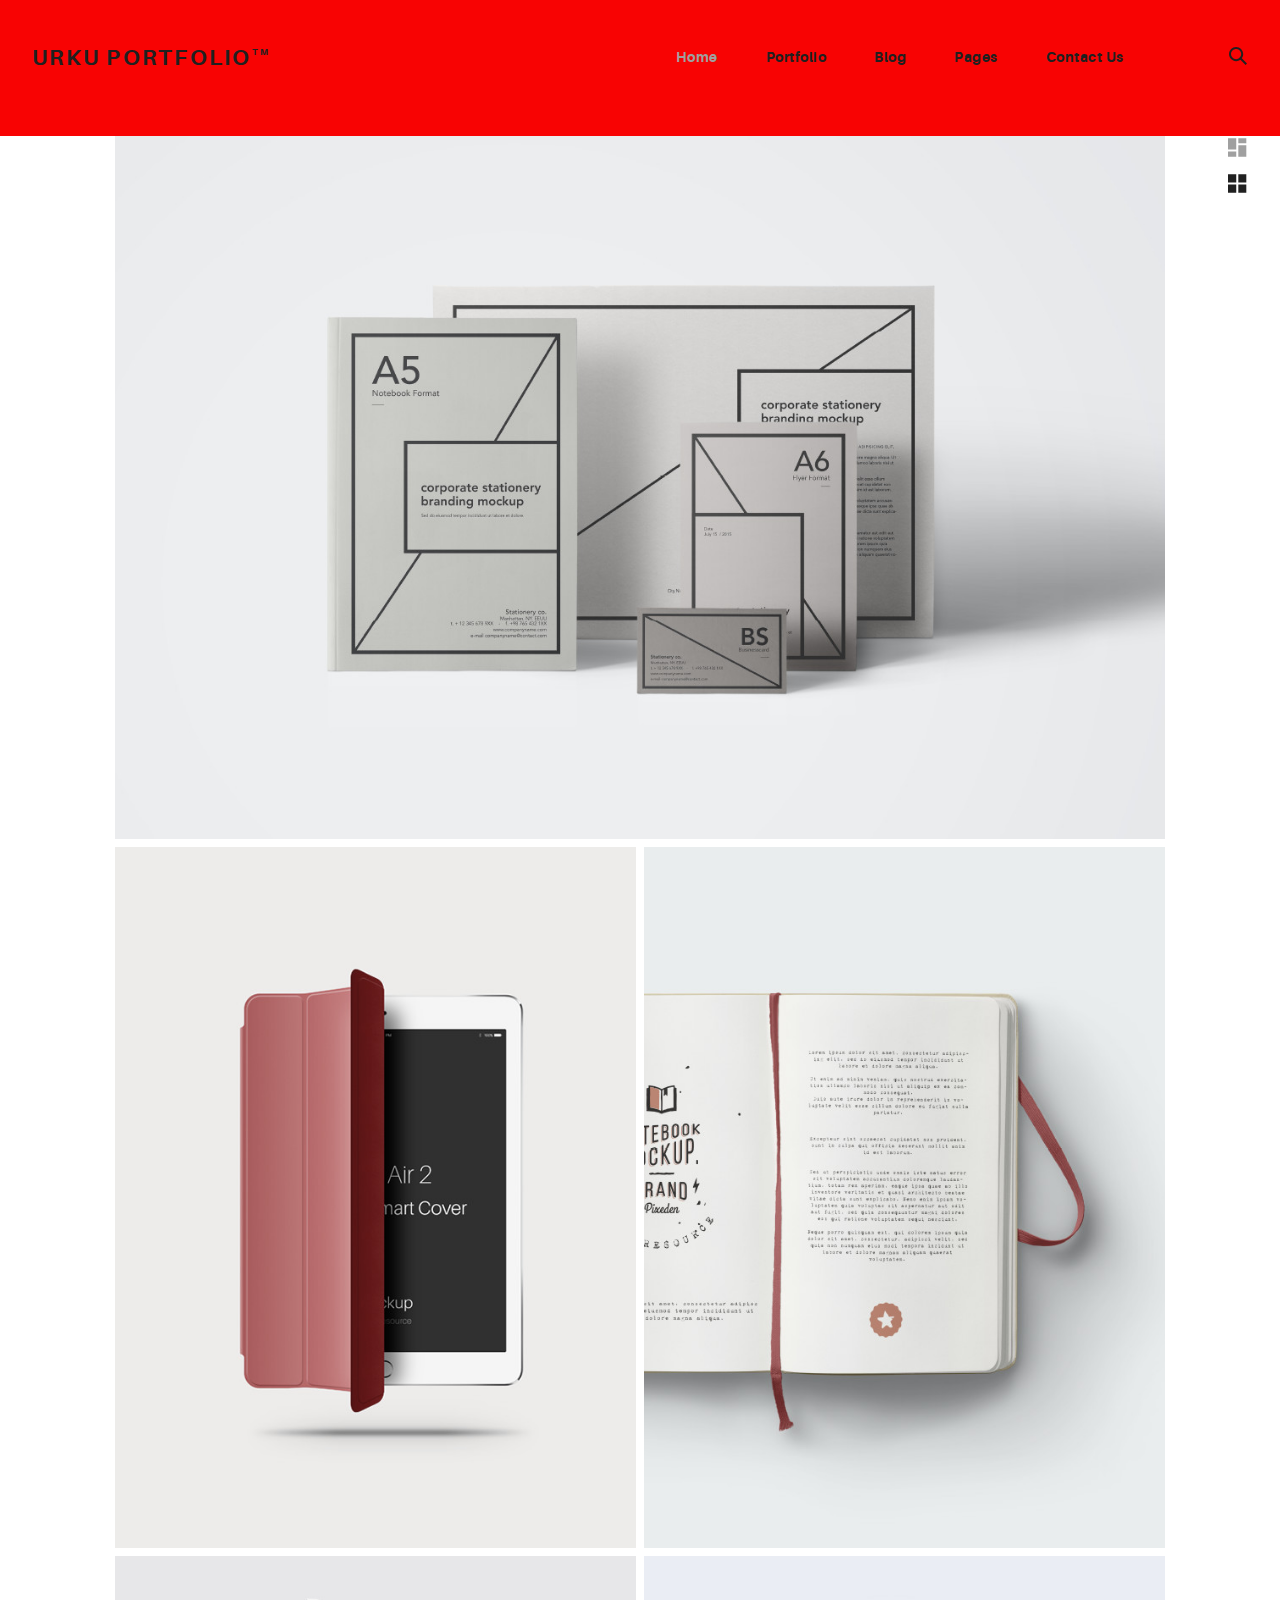
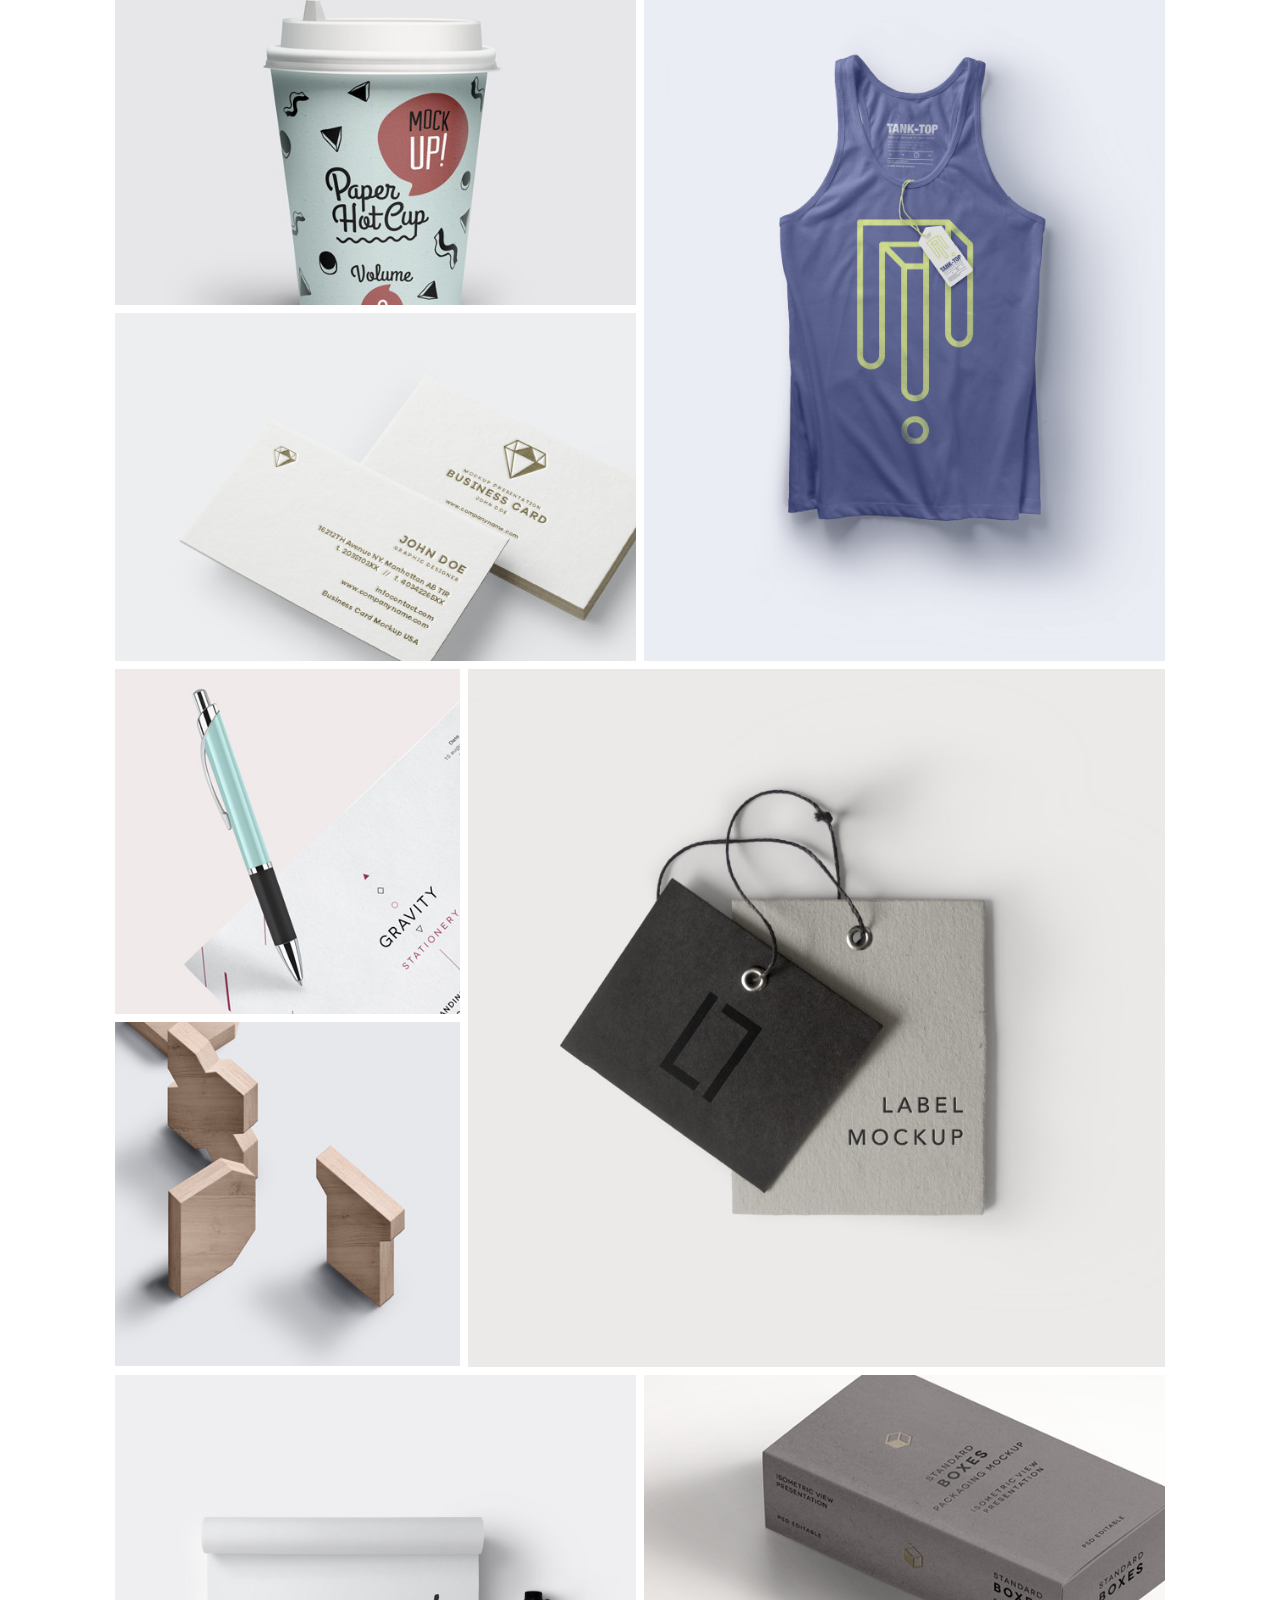
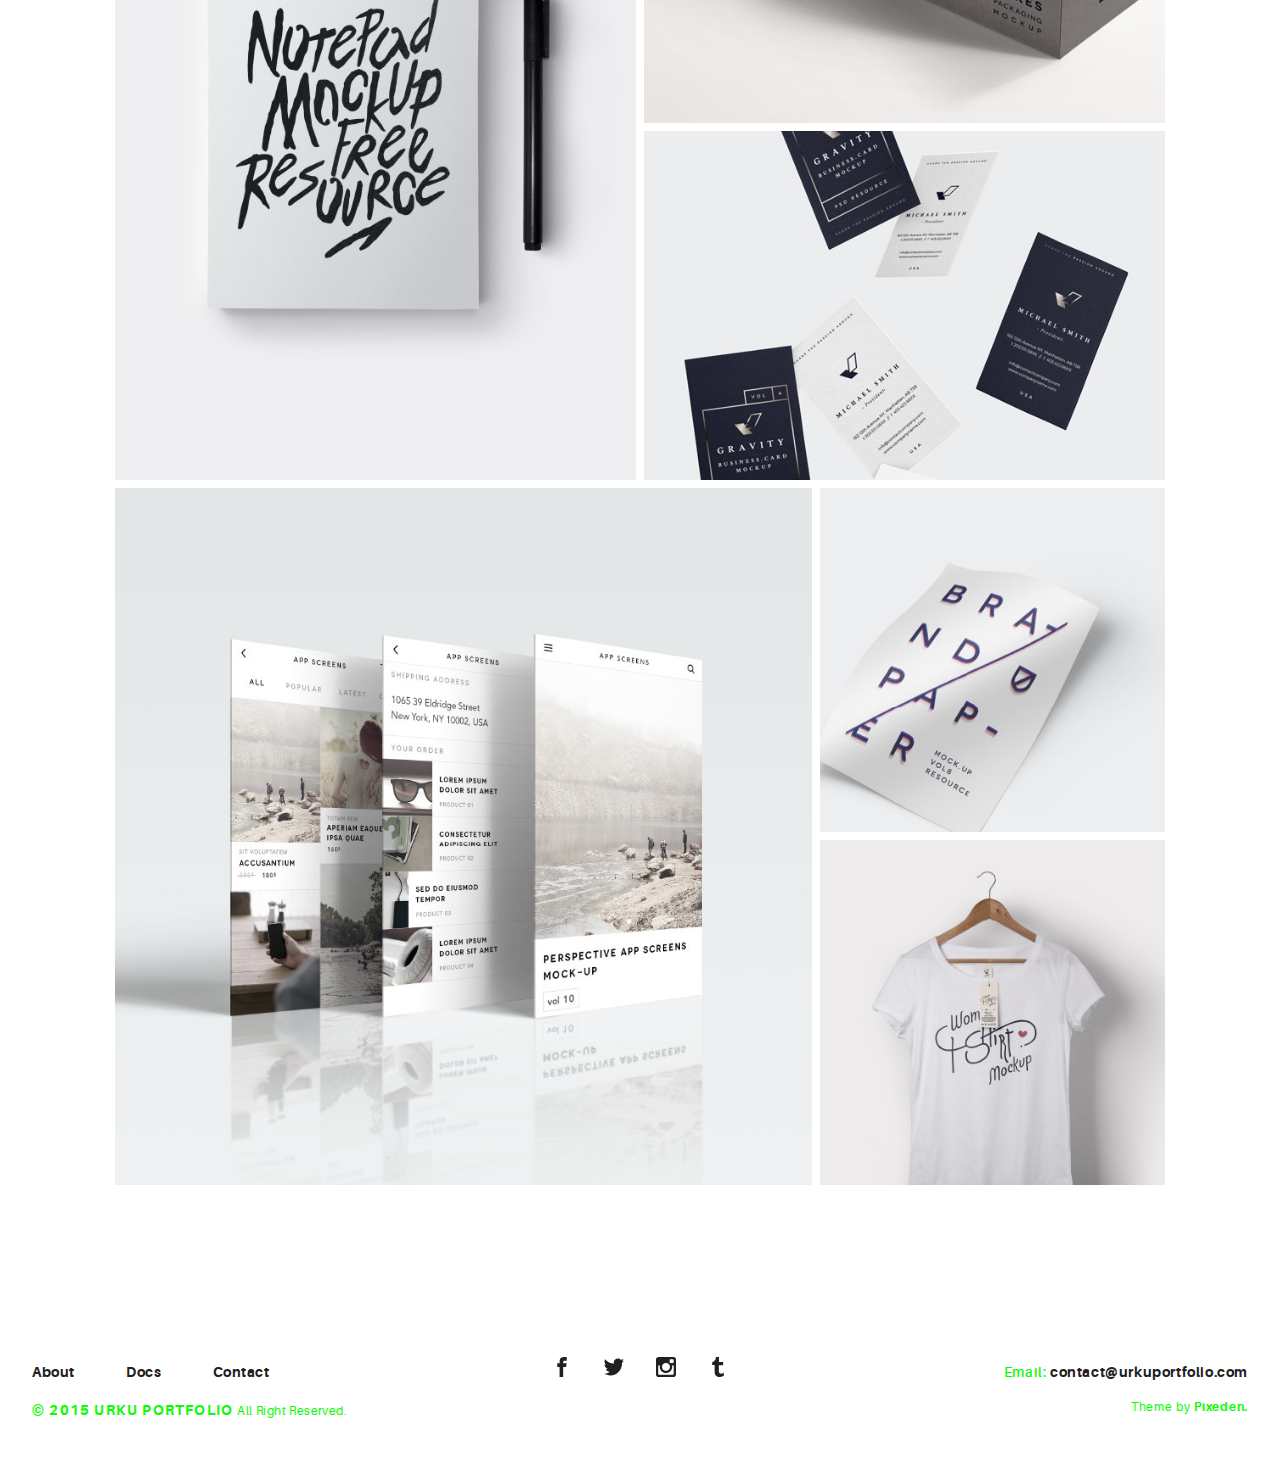
<file: index.html>
<!DOCTYPE html>
<html>
  <head>
    <meta name="viewport" content="width=device-width, initial-scale=1.0">
    <meta charset="UTF-8">
    <title>Urku Portfolio :: Pixeden</title>
    <link rel="icon" type="image/svg+xml" href="assets/img/urku-ico.svg">
    <link rel="stylesheet" href="assets/css/aurora-pack.min.css">
    <link rel="stylesheet" href="assets/css/aurora-theme-base.min.css">
    <link rel="stylesheet" href="assets/css/urku.css">
  </head>
  <body class="top-fixed">
    <header class="ae-container-fluid ae-container-fluid--full rk-header ">
      <input type="checkbox" id="mobile-menu" class="rk-mobile-menu">
      <label for="mobile-menu">
        <svg>
          <use xlink:href="assets/img/symbols.svg#bar"></use>
        </svg>
        <svg>
          <use xlink:href="assets/img/symbols.svg#bar"></use>
        </svg>
        <svg>
          <use xlink:href="assets/img/symbols.svg#bar"></use>
        </svg>
      </label>
      <div class="ae-container-fluid rk-topbar">
        <h1 class="rk-logo"><a href="index.html">urku portfolio<sup>tm</sup></a></h1>
        <nav class="rk-navigation">
          <ul class="rk-menu">
            <li class="active rk-menu__item"><a href="index.html" class="rk-menu__link">Home</a>
            </li>
            <li class="rk-menu__item"><a href="portfolio.html" class="rk-menu__link">Portfolio</a>
              <nav class="rk-menu__sub">
                <ul class="rk-container">
                  <li class="rk-menu__item"><a href="portfolio.html" class="rk-menu__link">Flex</a></li>
                  <li class="rk-menu__item"><a href="portfolio-alt.html" class="rk-menu__link">Switch</a></li>
                  <li class="rk-menu__item"><a href="portfolio-raw.html" class="rk-menu__link">Static</a></li>
                  <li class="rk-menu__item"><a href="portfolio-masonry.html" class="rk-menu__link">Masonry</a></li>
                </ul>
              </nav>
            </li>
            <li class="rk-menu__item"><a href="blog.html" class="rk-menu__link">Blog</a>
            </li>
            <li class="rk-menu__item"><a href="#0" class="rk-menu__link">Pages</a>
              <nav class="rk-menu__sub">
                <ul class="rk-container">
                  <li class="rk-menu__item"><a href="about.html" class="rk-menu__link">About</a></li>
                  <li class="rk-menu__item"><a href="documentation.html" class="rk-menu__link">Documentation</a></li>
                  <li class="rk-menu__item"><a href="design-styles.html" class="rk-menu__link">Design Styles</a></li>
                </ul>
              </nav>
            </li>
            <li class="rk-menu__item"><a href="contact.html" class="rk-menu__link">Contact Us</a>
            </li>
          </ul>
          <form class="rk-search">
            <input type="text" placeholder="Search" id="urku-search" class="rk-search-field">
            <label for="urku-search">
              <svg>
                <use xlink:href="assets/img/symbols.svg#icon-search"></use>
              </svg>
            </label>
          </form>
        </nav>
      </div>
    </header>
    <section class="ae-container-fluid rk-main">
      <input type="radio" name="layout-ctrl" checked id="layout-base" class="layout-ctrl-input">
      <div class="ae-container-fluid rk-layout-ctrl-cont">
        <label for="layout-base" class="rk-layout-ctrl">
          <svg>
            <use xlink:href="assets/img/symbols.svg#icon-view-default"></use>
          </svg>
        </label>
      </div>
      <input type="radio" name="layout-ctrl" id="layout-grid" class="layout-ctrl-input">
      <div class="ae-container-fluid rk-layout-ctrl-cont">
        <label for="layout-grid" class="rk-layout-ctrl">
          <svg>
            <use xlink:href="assets/img/symbols.svg#icon-view-alt"></use>
          </svg>
        </label>
      </div>
      <div class="rk-layout-ctrl-mobile">
        <svg viewBox="0 0 9 9" class="layout-mob-1">
          <rect width="100%" height="100%" fill="currentColor"></rect>
        </svg>
        <svg viewBox="0 0 9 9" class="layout-mob-2">
          <rect width="100%" height="100%" fill="currentColor"></rect>
        </svg>
        <svg viewBox="0 0 9 9" class="layout-mob-3">
          <rect width="100%" height="100%" fill="currentColor"></rect>
        </svg>
        <svg viewBox="0 0 9 9" class="layout-mob-4">
          <rect width="100%" height="100%" fill="currentColor"></rect>
        </svg>
      </div>
      <section class="ae-container-fluid ae-container-fluid--inner loading rk-portfolio ">
        <div class="rk-portfolio__items"><a href="portfolio-item.html" class="rk-item rk-item--flex item-1 rk-size-12 rk-tosize-6 rk-landscape ">
            <div class="item-meta">
              <h2>Eminem</h2>
              <p>Marshall Bruce Mathers III</p>
            </div></a><a href="portfolio-item.html" class="rk-item rk-item--flex item-2 rk-size-6  rk-portrait ">
            <div class="item-meta">
              <h2>Pickled Tousled</h2>
              <p>Art Direction</p>
            </div></a><a href="portfolio-item.html" class="rk-item rk-item--flex item-3 rk-size-6 rk-tosize-4 rk-portrait rk-tosquare">
            <div class="item-meta">
              <h2>Waistcoat vegan</h2>
              <p>Graphic Design</p>
            </div></a>
          <div class="rk-items-cont rk-size-6 rk-tosize-8"><a href="portfolio-item.html" class="rk-item rk-item--flex item-4 rk-size-12 rk-tosize-6 rk-landscape ">
              <div class="item-meta">
                <h2>Tumblr hammock</h2>
                <p>Packaging</p>
              </div></a><a href="portfolio-item.html" class="rk-item rk-item--flex item-5 rk-size-12 rk-tosize-6 rk-landscape ">
              <div class="item-meta">
                <h2>Biodiesel etsy</h2>
                <p>Branding</p>
              </div></a>
          </div><a href="portfolio-item.html" class="rk-item rk-item--flex item-6 rk-size-6 rk-tosize-4 rk-portrait rk-tosquare">
            <div class="item-meta">
              <h2>Gentrify artisan</h2>
              <p>Graphic Design</p>
            </div></a>
          <div class="rk-items-cont rk-size-4 rk-tosize-8"><a href="portfolio-item.html" class="rk-item rk-item--flex item-7 rk-size-12 rk-tosize-6 rk-square ">
              <div class="item-meta">
                <h2>Plaid austin</h2>
                <p>Graphic Design</p>
              </div></a><a href="portfolio-item.html" class="rk-item rk-item--flex item-8 rk-size-12 rk-tosize-6 rk-square ">
              <div class="item-meta">
                <h2>Trust fund</h2>
                <p>Packaging</p>
              </div></a>
          </div><a href="portfolio-item.html" class="rk-item rk-item--flex item-9 rk-size-8 rk-tosize-3 rk-square ">
            <div class="item-meta">
              <h2>Gentrify pork</h2>
              <p>Branding</p>
            </div></a><a href="portfolio-item.html" class="rk-item rk-item--flex item-10 rk-size-6 rk-tosize-3 rk-portrait rk-tosquare">
            <div class="item-meta  rk-tosmallfont">
              <h2>Waistcoat ugh</h2>
              <p>UI/UX</p>
            </div></a>
          <div class="rk-items-cont rk-size-6 rk-tosize-6"><a href="portfolio-item.html" class="rk-item rk-item--flex item-11 rk-size-12 rk-tosize-6 rk-landscape rk-tosquare">
              <div class="item-meta">
                <h2>Deep v kogi</h2>
                <p>Graphic Design</p>
              </div></a><a href="portfolio-item.html" class="rk-item rk-item--flex item-12 rk-size-12 rk-tosize-6 rk-landscape rk-tosquare">
              <div class="item-meta">
                <h2>Venmo trust</h2>
                <p>Packaging</p>
              </div></a>
          </div><a href="portfolio-item.html" class="rk-item rk-item--flex item-13 rk-size-8 rk-tosize-3 rk-square ">
            <div class="item-meta">
              <h2>Venmo trust</h2>
              <p>Ui/UX</p>
            </div></a>
          <div class="rk-items-cont rk-size-4 rk-tosize-6"><a href="portfolio-item.html" class="rk-item rk-item--flex item-14 rk-size-12 rk-tosize-6 rk-square ">
              <div class="item-meta">
                <h2>Gentrify semiotic</h2>
                <p>Art Direction</p>
              </div></a><a href="portfolio-item.html" class="rk-item rk-item--flex item-15 rk-size-12 rk-tosize-6 rk-square ">
              <div class="item-meta">
                <h2>Migas artisan</h2>
                <p>Photography</p>
              </div></a>
          </div>
        </div>
      </section>
    </section>
    <footer class="ae-container-fluid rk-footer ">
      <div class="ae-grid ae-grid--collapse">
        <div class="ae-grid__item item-lg-4 au-xs-ta-center au-lg-ta-left">
          <ul class="rk-menu rk-footer-menu">
            <li class="rk-menu__item"><a href="about.html" class="rk-menu__link">About</a>
            </li>
            <li class="rk-menu__item"><a href="documentation.html" class="rk-menu__link">Docs</a>
            </li>
            <li class="rk-menu__item"><a href="contact.html" class="rk-menu__link">Contact</a>
            </li>
          </ul>
          <p class="rk-footer__text rk-footer__copy "> <span class="ae-u-bold">© </span><span class="ae-u-bolder">2015 URKU PORTFOLIO </span>All Right Reserved.</p>
        </div>
        <div class="ae-grid__item item-lg-4 au-xs-ta-center"><a href="#0" class="rk-social-btn ">
            <svg>
              <use xlink:href="assets/img/symbols.svg#icon-facebook"></use>
            </svg></a><a href="#0" class="rk-social-btn ">
            <svg>
              <use xlink:href="assets/img/symbols.svg#icon-twitter"></use>
            </svg></a><a href="#0" class="rk-social-btn ">
            <svg>
              <use xlink:href="assets/img/symbols.svg#icon-pinterest"></use>
            </svg></a><a href="#0" class="rk-social-btn ">
            <svg>
              <use xlink:href="assets/img/symbols.svg#icon-tumblr"></use>
            </svg></a></div>
        <div class="ae-grid__item item-lg-4 au-xs-ta-center au-lg-ta-right">
          <p class="rk-footer__text rk-footer__contact "> <span class="ae-u-bold">Email: </span><span class="ae-u-bolder"> <a href="#0" class="rk-dark-color ">contact@urkuportfolio.com </a></span></p>
          <p class="rk-footer__text rk-footer__by">Theme by <a href="http://pixeden.com" class="ae-u-bolder">Pixeden.</a></p>
        </div>
      </div>
    </footer>
    <script src="assets/js/svg4everybody.min.js"></script>
    <script>svg4everybody();</script>
  </body>
</html>
</file>
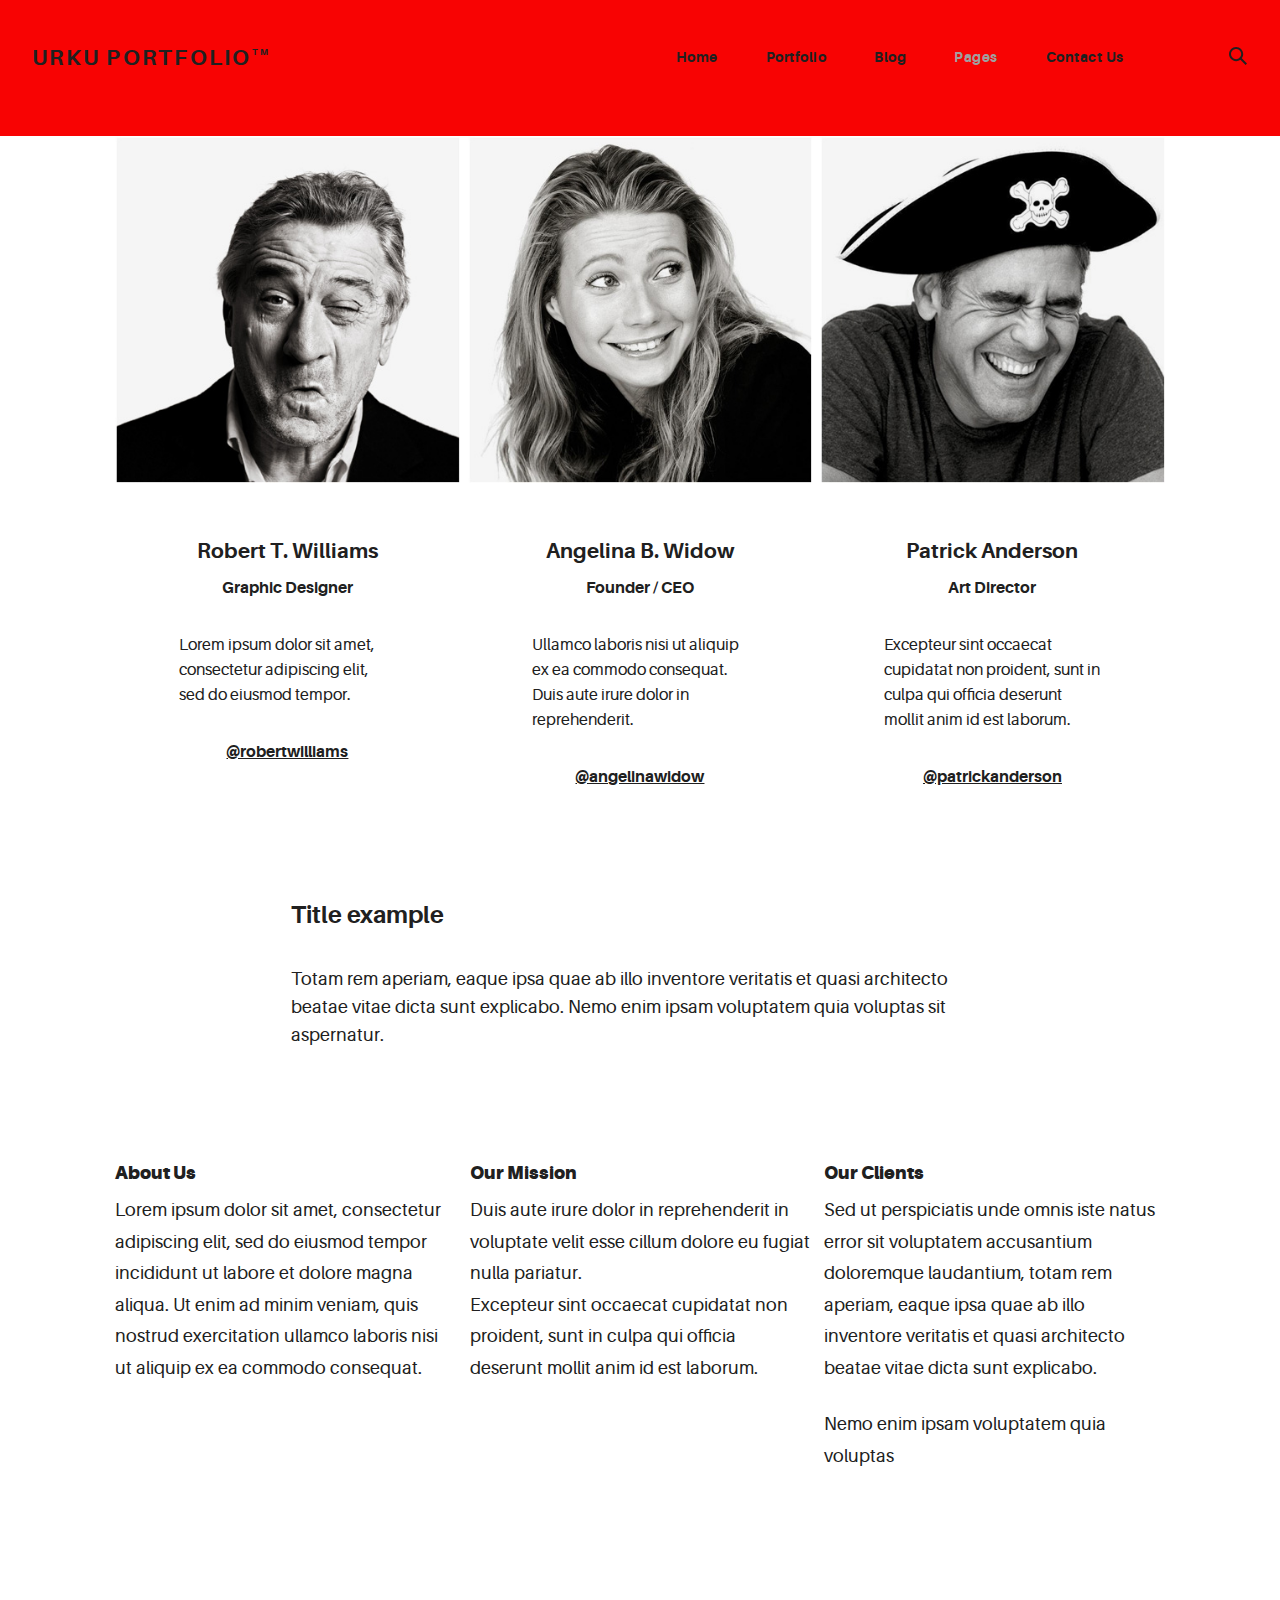
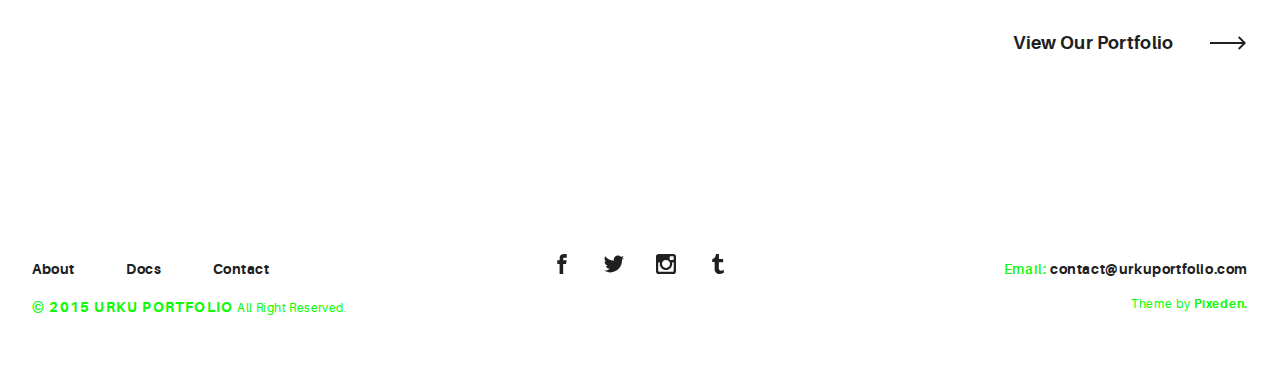
<file: about.html>
<!DOCTYPE html>
<html>
  <head>
    <meta name="viewport" content="width=device-width, initial-scale=1.0">
    <meta charset="UTF-8">
    <title>Urku Portfolio :: Pixeden</title>
    <link rel="icon" type="image/svg+xml" href="assets/img/urku-ico.svg">
    <link rel="stylesheet" href="assets/css/aurora-pack.min.css">
    <link rel="stylesheet" href="assets/css/aurora-theme-base.min.css">
    <link rel="stylesheet" href="assets/css/urku.css">
  </head>
  <body class="top-fixed">
    <header class="ae-container-fluid ae-container-fluid--full rk-header ">
      <input type="checkbox" id="mobile-menu" class="rk-mobile-menu">
      <label for="mobile-menu">
        <svg>
          <use xlink:href="assets/img/symbols.svg#bar"></use>
        </svg>
        <svg>
          <use xlink:href="assets/img/symbols.svg#bar"></use>
        </svg>
        <svg>
          <use xlink:href="assets/img/symbols.svg#bar"></use>
        </svg>
      </label>
      <div class="ae-container-fluid rk-topbar">
        <h1 class="rk-logo"><a href="index.html">urku portfolio<sup>tm</sup></a></h1>
        <nav class="rk-navigation">
          <ul class="rk-menu">
            <li class="rk-menu__item"><a href="index.html" class="rk-menu__link">Home</a>
            </li>
            <li class="rk-menu__item"><a href="portfolio.html" class="rk-menu__link">Portfolio</a>
              <nav class="rk-menu__sub">
                <ul class="rk-container">
                  <li class="rk-menu__item"><a href="portfolio.html" class="rk-menu__link">Flex</a></li>
                  <li class="rk-menu__item"><a href="portfolio-alt.html" class="rk-menu__link">Switch</a></li>
                  <li class="rk-menu__item"><a href="portfolio-raw.html" class="rk-menu__link">Static</a></li>
                  <li class="rk-menu__item"><a href="portfolio-masonry.html" class="rk-menu__link">Masonry</a></li>
                </ul>
              </nav>
            </li>
            <li class="rk-menu__item"><a href="blog.html" class="rk-menu__link">Blog</a>
            </li>
            <li class="active rk-menu__item"><a href="#0" class="rk-menu__link">Pages</a>
              <nav class="rk-menu__sub">
                <ul class="rk-container">
                  <li class="rk-menu__item"><a href="about.html" class="rk-menu__link">About</a></li>
                  <li class="rk-menu__item"><a href="documentation.html" class="rk-menu__link">Documentation</a></li>
                  <li class="rk-menu__item"><a href="design-styles.html" class="rk-menu__link">Design Styles</a></li>
                </ul>
              </nav>
            </li>
            <li class="rk-menu__item"><a href="contact.html" class="rk-menu__link">Contact Us</a>
            </li>
          </ul>
          <form class="rk-search">
            <input type="text" placeholder="Search" id="urku-search" class="rk-search-field">
            <label for="urku-search">
              <svg>
                <use xlink:href="assets/img/symbols.svg#icon-search"></use>
              </svg>
            </label>
          </form>
        </nav>
      </div>
    </header>
    <div class="ae-container-fluid ae-container-fluid--inner rk-main">
      <div class="ae-grid au-xs-ta-center au-mb-4">
        <div class="ae-grid__item item-lg-4 ae-kappa au-mb-3"><img src="assets/img/team-1.jpg" alt="" class="au-mb-3">
          <h5 class="ae-u-bolder au-mt-2">Robert T. Williams</h5>
          <p class="ae-u-bolder au-mb-3">Graphic Designer</p>
          <p class="au-lg-ta-left au-mb-3 au-pl-4 au-pr-4">Lorem ipsum dolor sit amet, consectetur adipiscing elit, sed do eiusmod tempor.</p><a href="#0" class="ae-u-bolder au-underline">@robertwilliams</a>
        </div>
        <div class="ae-grid__item item-lg-4 ae-kappa au-mb-3"><img src="assets/img/team-2.jpg" alt="" class="au-mb-3">
          <h5 class="ae-u-bolder au-mt-2">Angelina B. Widow</h5>
          <p class="ae-u-bolder au-mb-3">Founder / CEO</p>
          <p class="au-lg-ta-left au-mb-3 au-pl-4 au-pr-4">Ullamco laboris nisi ut aliquip ex ea commodo consequat. Duis aute irure dolor in reprehenderit.</p><a href="#0" class="ae-u-bolder au-underline">@angelinawidow</a>
        </div>
        <div class="ae-grid__item item-lg-4 ae-kappa au-mb-3"><img src="assets/img/team-3.jpg" alt="" class="au-mb-3">
          <h5 class="ae-u-bolder au-mt-2">Patrick Anderson</h5>
          <p class="ae-u-bolder au-mb-3">Art Director</p>
          <p class="au-lg-ta-left au-mb-3 au-pl-4 au-pr-4">Excepteur sint occaecat cupidatat non proident, sunt in culpa qui officia deserunt mollit anim id est laborum.</p><a href="#0" class="ae-u-bolder au-underline">@patrickanderson</a>
        </div>
      </div>
      <div class="ae-grid au-pt-2">
        <div class="ae-grid__item item-lg-8 item-lg--offset-2">
          <h4 class="ae-u-bolder">Title example</h4>
          <p>Totam rem aperiam, eaque ipsa quae ab illo inventore veritatis et quasi architecto beatae vitae dicta sunt explicabo. Nemo enim ipsam voluptatem quia voluptas sit aspernatur.</p>
        </div>
      </div>
      <div class="ae-grid ae-grid--alt au-xs-ptp-1">
        <div class="ae-grid__item--alt item-lg-4">
          <h6 class="ae-u-boldest">About Us</h6>
          <p class="au-lh-3">Lorem ipsum dolor sit amet, consectetur adipiscing elit, sed do eiusmod tempor incididunt ut labore et dolore magna aliqua. Ut enim ad minim veniam, quis nostrud exercitation ullamco laboris nisi ut aliquip ex ea commodo consequat. </p>
        </div>
        <div class="ae-grid__item--alt item-lg-4">
          <h6 class="ae-u-boldest">Our Mission</h6>
          <p class="au-lh-3">Duis aute irure dolor in reprehenderit in voluptate velit esse cillum dolore eu fugiat nulla pariatur. <br>Excepteur sint occaecat cupidatat non proident, sunt in culpa qui officia deserunt mollit anim id est laborum.</p>
        </div>
        <div class="ae-grid__item--alt item-lg-4">
          <h6 class="ae-u-boldest">Our Clients</h6>
          <p class="au-lh-3">Sed ut perspiciatis unde omnis iste natus error sit voluptatem accusantium doloremque laudantium, totam rem aperiam, eaque ipsa quae ab illo inventore veritatis et quasi architecto beatae vitae dicta sunt explicabo. </p>
          <p class="au-lh-3">Nemo enim ipsam voluptatem quia voluptas</p>
        </div>
      </div>
      <p class="au-flex au-pt-4 group-buttons"><a href="portfolio.html" class="au-mt-4 arrow-button arrow-button--right arrow-button--out">View Our Portfolio<span class="arrow-cont">
            <svg>
              <use xlink:href="assets/img/symbols.svg#arrow"></use>
            </svg></span></a></p>
    </div>
    <footer class="ae-container-fluid rk-footer ">
      <div class="ae-grid ae-grid--collapse">
        <div class="ae-grid__item item-lg-4 au-xs-ta-center au-lg-ta-left">
          <ul class="rk-menu rk-footer-menu">
            <li class="rk-menu__item"><a href="about.html" class="rk-menu__link">About</a>
            </li>
            <li class="rk-menu__item"><a href="documentation.html" class="rk-menu__link">Docs</a>
            </li>
            <li class="rk-menu__item"><a href="contact.html" class="rk-menu__link">Contact</a>
            </li>
          </ul>
          <p class="rk-footer__text rk-footer__copy "> <span class="ae-u-bold">© </span><span class="ae-u-bolder">2015 URKU PORTFOLIO </span>All Right Reserved.</p>
        </div>
        <div class="ae-grid__item item-lg-4 au-xs-ta-center"><a href="#0" class="rk-social-btn ">
            <svg>
              <use xlink:href="assets/img/symbols.svg#icon-facebook"></use>
            </svg></a><a href="#0" class="rk-social-btn ">
            <svg>
              <use xlink:href="assets/img/symbols.svg#icon-twitter"></use>
            </svg></a><a href="#0" class="rk-social-btn ">
            <svg>
              <use xlink:href="assets/img/symbols.svg#icon-pinterest"></use>
            </svg></a><a href="#0" class="rk-social-btn ">
            <svg>
              <use xlink:href="assets/img/symbols.svg#icon-tumblr"></use>
            </svg></a></div>
        <div class="ae-grid__item item-lg-4 au-xs-ta-center au-lg-ta-right">
          <p class="rk-footer__text rk-footer__contact "> <span class="ae-u-bold">Email: </span><span class="ae-u-bolder"> <a href="#0" class="rk-dark-color ">contact@urkuportfolio.com </a></span></p>
          <p class="rk-footer__text rk-footer__by">Theme by <a href="http://pixeden.com" class="ae-u-bolder">Pixeden.</a></p>
        </div>
      </div>
    </footer>
    <script src="assets/js/svg4everybody.min.js"></script>
    <script>svg4everybody();</script>
  </body>
</html>
</file>
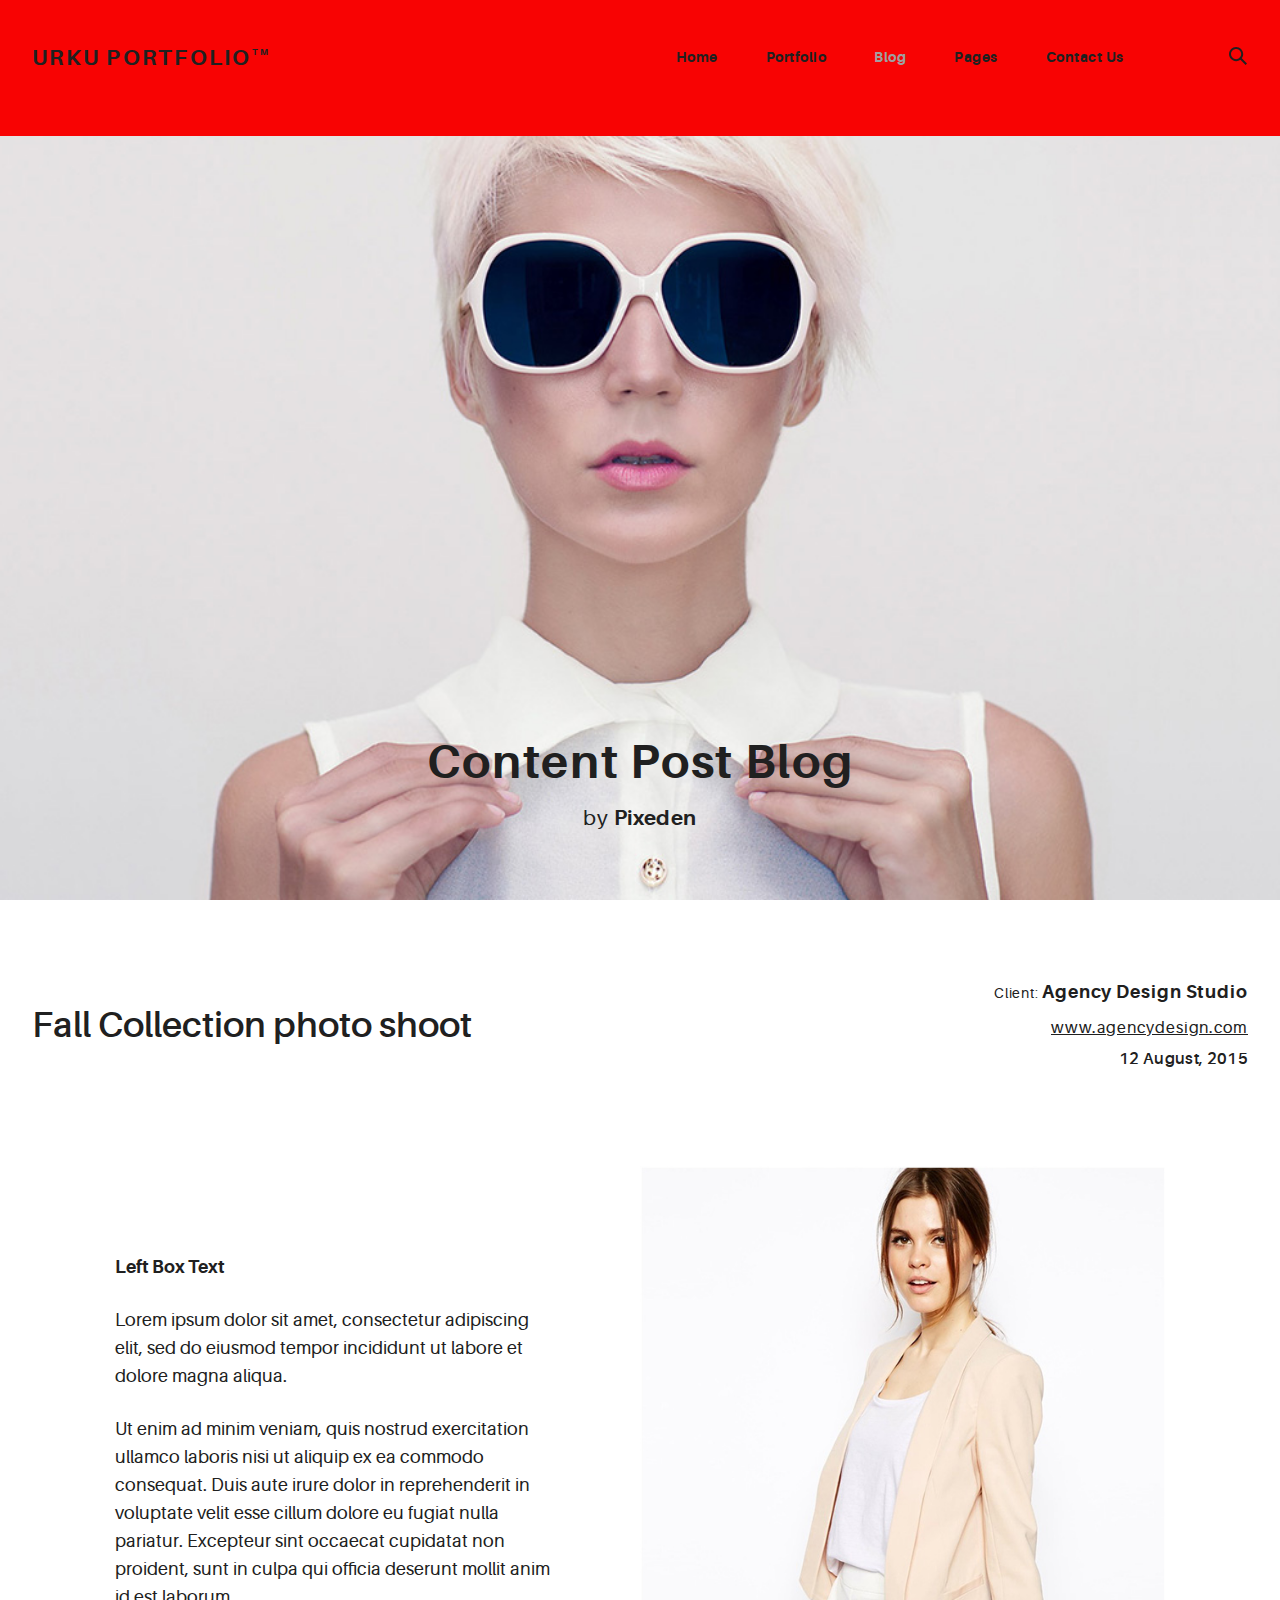
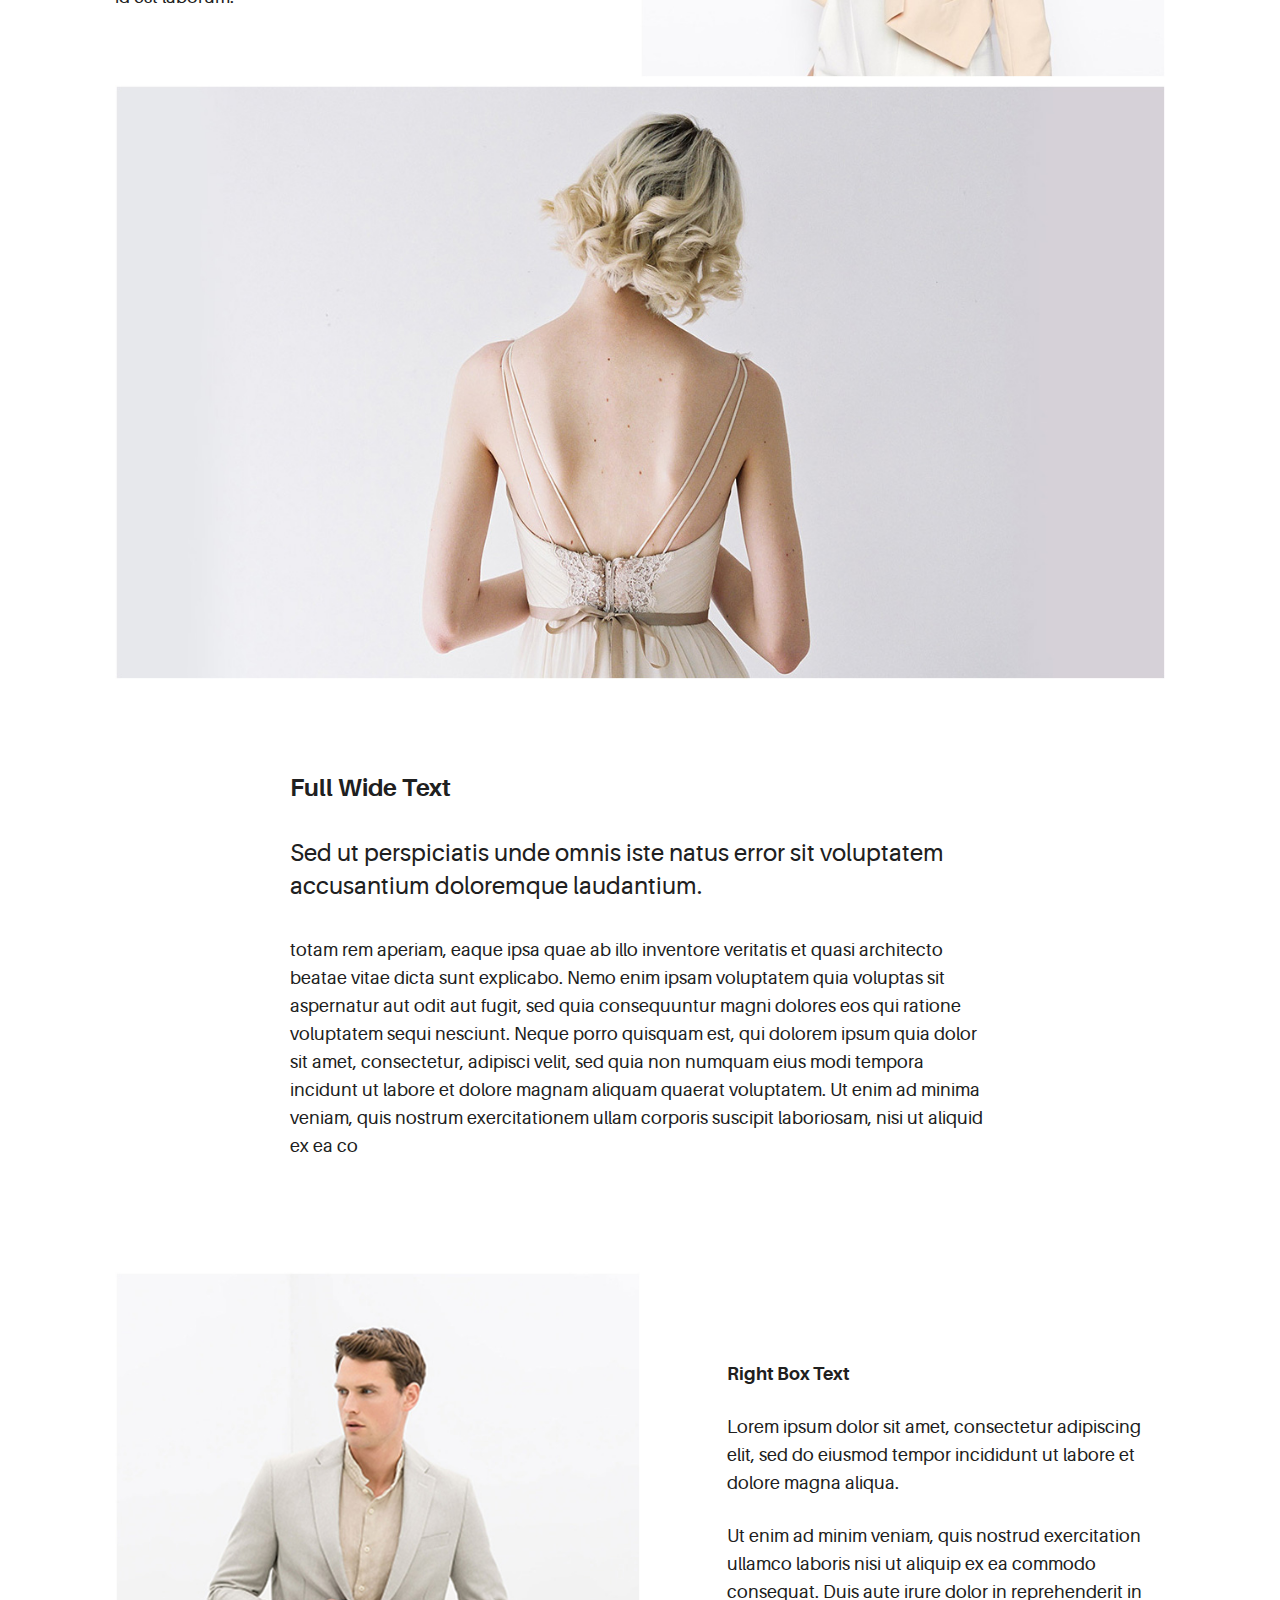
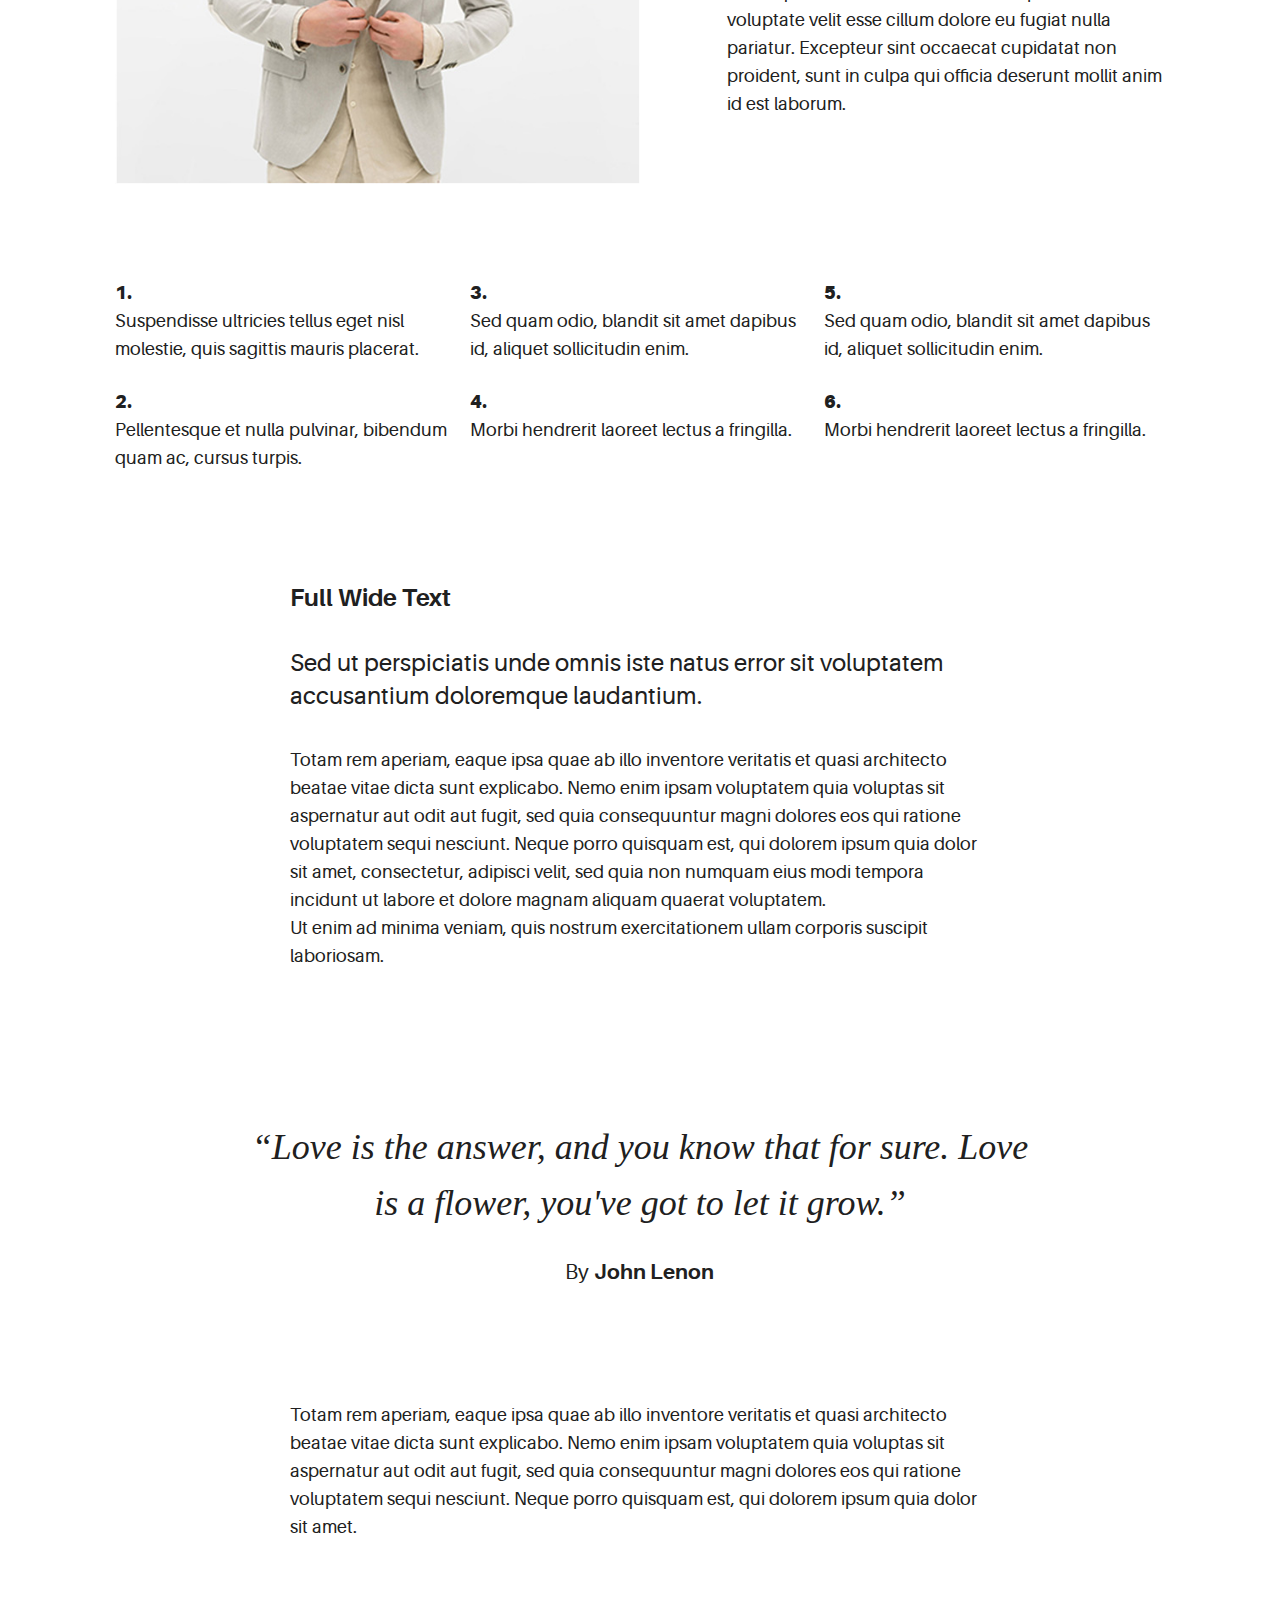
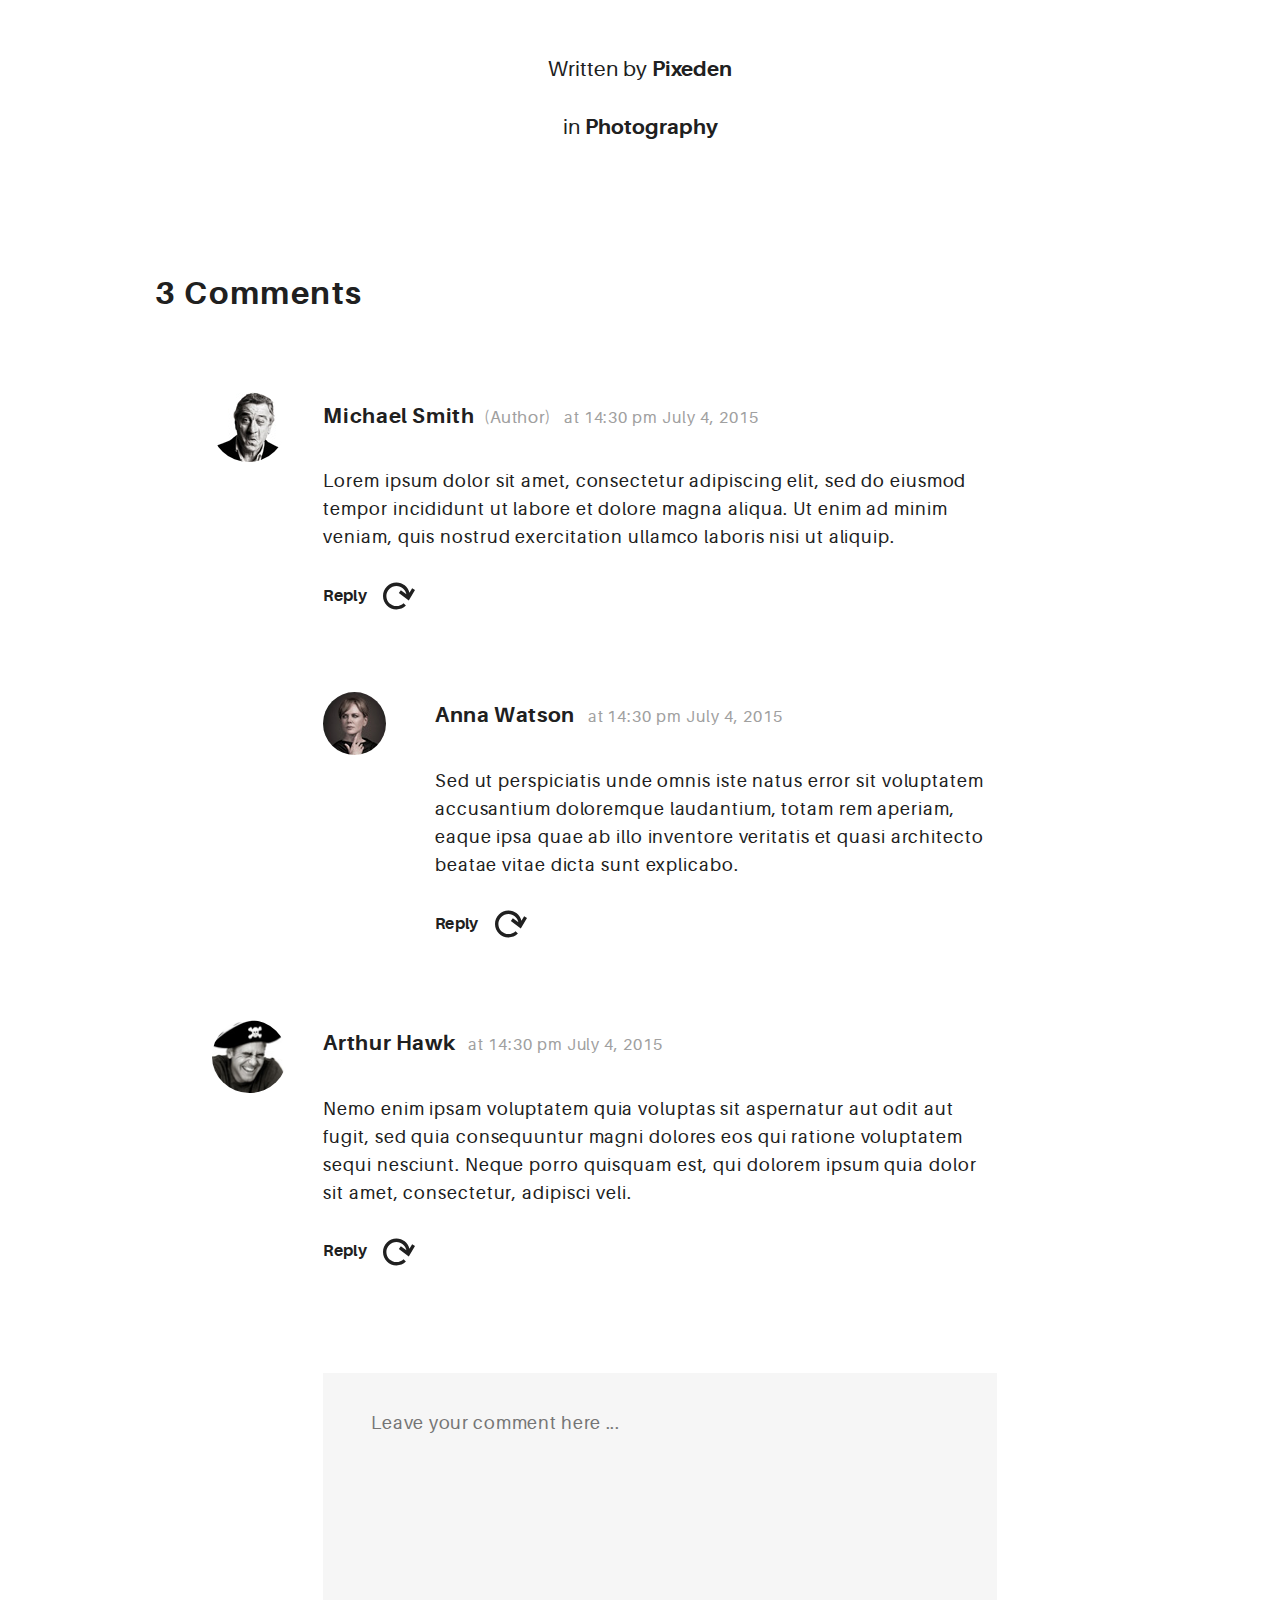
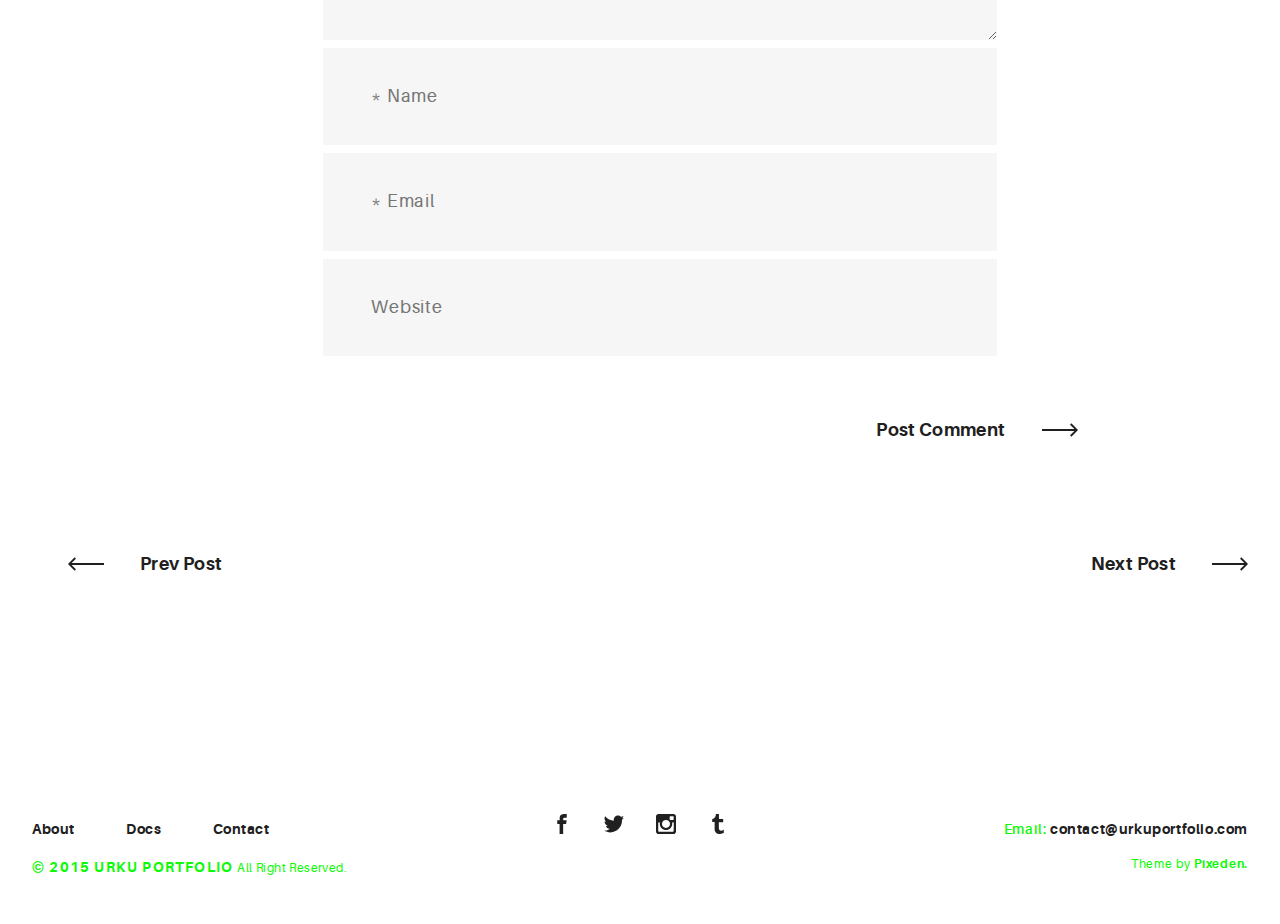
<file: blog-post.html>
<!DOCTYPE html>
<html>
  <head>
    <meta name="viewport" content="width=device-width, initial-scale=1.0">
    <meta charset="UTF-8">
    <title>Urku Portfolio :: Pixeden</title>
    <link rel="icon" type="image/svg+xml" href="assets/img/urku-ico.svg">
    <link rel="stylesheet" href="assets/css/aurora-pack.min.css">
    <link rel="stylesheet" href="assets/css/aurora-theme-base.min.css">
    <link rel="stylesheet" href="assets/css/urku.css">
  </head>
  <body class="top-fixed">
    <header class="ae-container-fluid ae-container-fluid--full rk-header ">
      <input type="checkbox" id="mobile-menu" class="rk-mobile-menu">
      <label for="mobile-menu">
        <svg>
          <use xlink:href="assets/img/symbols.svg#bar"></use>
        </svg>
        <svg>
          <use xlink:href="assets/img/symbols.svg#bar"></use>
        </svg>
        <svg>
          <use xlink:href="assets/img/symbols.svg#bar"></use>
        </svg>
      </label>
      <div class="ae-container-fluid rk-topbar">
        <h1 class="rk-logo"><a href="index.html">urku portfolio<sup>tm</sup></a></h1>
        <nav class="rk-navigation">
          <ul class="rk-menu">
            <li class="rk-menu__item"><a href="index.html" class="rk-menu__link">Home</a>
            </li>
            <li class="rk-menu__item"><a href="portfolio.html" class="rk-menu__link">Portfolio</a>
              <nav class="rk-menu__sub">
                <ul class="rk-container">
                  <li class="rk-menu__item"><a href="portfolio.html" class="rk-menu__link">Flex</a></li>
                  <li class="rk-menu__item"><a href="portfolio-alt.html" class="rk-menu__link">Switch</a></li>
                  <li class="rk-menu__item"><a href="portfolio-raw.html" class="rk-menu__link">Static</a></li>
                  <li class="rk-menu__item"><a href="portfolio-masonry.html" class="rk-menu__link">Masonry</a></li>
                </ul>
              </nav>
            </li>
            <li class="active rk-menu__item"><a href="blog.html" class="rk-menu__link">Blog</a>
            </li>
            <li class="rk-menu__item"><a href="#0" class="rk-menu__link">Pages</a>
              <nav class="rk-menu__sub">
                <ul class="rk-container">
                  <li class="rk-menu__item"><a href="about.html" class="rk-menu__link">About</a></li>
                  <li class="rk-menu__item"><a href="documentation.html" class="rk-menu__link">Documentation</a></li>
                  <li class="rk-menu__item"><a href="design-styles.html" class="rk-menu__link">Design Styles</a></li>
                </ul>
              </nav>
            </li>
            <li class="rk-menu__item"><a href="contact.html" class="rk-menu__link">Contact Us</a>
            </li>
          </ul>
          <form class="rk-search">
            <input type="text" placeholder="Search" id="urku-search" class="rk-search-field">
            <label for="urku-search">
              <svg>
                <use xlink:href="assets/img/symbols.svg#icon-search"></use>
              </svg>
            </label>
          </form>
        </nav>
      </div>
    </header>
    <section class="ae-container-fluid ae-container-fluid--full">
      <header class="rk-portfolio-cover  post-inside-1">
        <div class="item-inside__meta">
          <h1 class="ae-u-bolder rk-portfolio-title ">Content Post Blog</h1>
          <p class="ae-theta rk-portfolio-category ">by <span class="ae-u-bolder">Pixeden</span></p>
        </div>
      </header>
      <div class="ae-container-fluid">
        <div class="ae-grid ae-grid--collapse rk-portfolio-info ">
          <div class="ae-grid__item item-lg-8 item-sm--center au-xs-ta-center au-lg-ta-left">
            <h2 class="rk-portfolio-inner-title ">Fall Collection photo shoot</h2>
          </div>
          <div class="ae-grid__item item-lg-4 au-xs-ta-center au-lg-ta-right rk-portfolio-details">
            <p class="rk-portfolio-inner-client "><span class="ae-lambda">Client: </span><span class="ae-u-bolder">Agency Design Studio</span></p>
            <p class="au-underline rk-portfolio-inner-website "><a href="#0" class="ae-kappa">www.agencydesign.com</a></p>
            <p class="ae-kappa ae-u-bold rk-portfolio-inner-date ">12 August, 2015</p>
          </div>
        </div>
      </div>
      <div class="ae-container-fluid ae-container-fluid--inner rk-portfolio--inner">
        <div class="ae-grid ae-grid--collapse au-xs-ptp-1">
          <div class="ae-grid__item item-lg-5 au-lg-ptp-1">
            <p class="ae-u-bolder">Left Box Text</p>
            <p>Lorem ipsum dolor sit amet, consectetur adipiscing elit, sed do eiusmod tempor incididunt ut labore et dolore magna aliqua.</p>
            <p>Ut enim ad minim veniam, quis nostrud exercitation ullamco laboris nisi ut aliquip ex ea commodo consequat. Duis aute irure dolor in reprehenderit in voluptate velit esse cillum dolore eu fugiat nulla pariatur. Excepteur sint occaecat cupidatat non proident, sunt in culpa qui officia deserunt mollit anim id est laborum.</p>
          </div>
          <div class="ae-grid__item item-lg-6 item-lg--offset-1"><img src="assets/img/post-inner-1.jpg" alt="Urku Portfolio"></div>
        </div>
        <div class="ae-grid ae-grid--collapse">
          <div class="ae-grid__item item-lg--auto"><img src="assets/img/post-inner-3.jpg" alt="Urku Portfolio"></div>
        </div>
        <div class="ae-grid ae-grid--collapse au-xs-ptp-1 au-xs-pbp-1">
          <div class="ae-grid__item item-lg-8 item-lg--offset-2">
            <h4 class="ae-u-bolder">Full Wide Text</h4>
            <p class="ae-eta">Sed ut perspiciatis unde omnis iste natus error sit voluptatem accusantium doloremque laudantium.</p>
            <p>totam rem aperiam, eaque ipsa quae ab illo inventore veritatis et quasi architecto beatae vitae dicta sunt explicabo. Nemo enim ipsam voluptatem quia voluptas sit aspernatur aut odit aut fugit, sed quia consequuntur magni dolores eos qui ratione voluptatem sequi nesciunt. Neque porro quisquam est, qui dolorem ipsum quia dolor sit amet, consectetur, adipisci velit, sed quia non numquam eius modi tempora incidunt ut labore et dolore magnam aliquam quaerat voluptatem. Ut enim ad minima veniam, quis nostrum exercitationem ullam corporis suscipit laboriosam, nisi ut aliquid ex ea co</p>
          </div>
        </div>
        <div class="ae-grid ae-grid--collapse">
          <div class="ae-grid__item item-lg-6"><img src="assets/img/post-inner-2.jpg" alt="Urku Portfolio"></div>
          <div class="ae-grid__item item-lg-5 item-lg--offset-1 au-lg-ptp-1">
            <p class="ae-u-bolder">Right Box Text</p>
            <p>Lorem ipsum dolor sit amet, consectetur adipiscing elit, sed do eiusmod tempor incididunt ut labore et dolore magna aliqua.</p>
            <p>Ut enim ad minim veniam, quis nostrud exercitation ullamco laboris nisi ut aliquip ex ea commodo consequat. Duis aute irure dolor in reprehenderit in voluptate velit esse cillum dolore eu fugiat nulla pariatur. Excepteur sint occaecat cupidatat non proident, sunt in culpa qui officia deserunt mollit anim id est laborum.</p>
          </div>
        </div>
        <div class="ae-grid ae-grid--alt au-lg-ta-left au-xs-ptp-1">
          <div class="ae-grid__item--alt item-lg-4"><span class="ae-u-boldest">1.</span>
            <p>Suspendisse ultricies tellus eget nisl molestie, quis sagittis mauris placerat.</p><span class="ae-u-boldest">2.</span>
            <p>Pellentesque et nulla pulvinar, bibendum quam ac, cursus turpis.</p>
          </div>
          <div class="ae-grid__item--alt item-lg-4"><span class="ae-u-boldest">3.</span>
            <p>Sed quam odio, blandit sit amet dapibus id, aliquet sollicitudin enim. </p><span class="ae-u-boldest">4.</span>
            <p>Morbi hendrerit laoreet lectus a fringilla.</p>
          </div>
          <div class="ae-grid__item--alt item-lg-4"><span class="ae-u-boldest">5.</span>
            <p>Sed quam odio, blandit sit amet dapibus id, aliquet sollicitudin enim. </p><span class="ae-u-boldest">6.</span>
            <p>Morbi hendrerit laoreet lectus a fringilla.</p>
          </div>
        </div>
        <div class="ae-grid ae-grid--collapse au-xs-ptp-1">
          <div class="ae-grid__item item-lg-8 item-lg--offset-2">
            <h4 class="ae-u-bolder">Full Wide Text</h4>
            <p class="ae-eta">Sed ut perspiciatis unde omnis iste natus error sit voluptatem accusantium doloremque laudantium.</p>
            <p>Totam rem aperiam, eaque ipsa quae ab illo inventore veritatis et quasi architecto beatae vitae dicta sunt explicabo. Nemo enim ipsam voluptatem quia voluptas sit aspernatur aut odit aut fugit, sed quia consequuntur magni dolores eos qui ratione voluptatem sequi nesciunt. Neque porro quisquam est, qui dolorem ipsum quia dolor sit amet, consectetur, adipisci velit, sed quia non numquam eius modi tempora incidunt ut labore et dolore magnam aliquam quaerat voluptatem. <br>Ut enim ad minima veniam, quis nostrum exercitationem ullam corporis suscipit laboriosam.</p>
          </div>
        </div>
        <div class="ae-grid ae-grid--collapse inner-box-3">
          <div class="ae-grid__item item-lg-10 item-lg--offset-1">
            <blockquote class="au-xs-ta-center">
              <p class="ae-delta au-italic">“Love is the answer, and you know that for sure. Love is a flower, you've got to let it grow.”</p>
              <footer> 
                <p class="ae-theta">By <span class="ae-u-bolder">John Lenon</span></p>
              </footer>
            </blockquote>
          </div>
        </div>
        <div class="ae-grid ae-grid--collapse au-xs-ptp-1">
          <div class="ae-grid__item item-lg-8 item-lg--offset-2">
            <p>Totam rem aperiam, eaque ipsa quae ab illo inventore veritatis et quasi architecto beatae vitae dicta sunt explicabo. Nemo enim ipsam voluptatem quia voluptas sit aspernatur aut odit aut fugit, sed quia consequuntur magni dolores eos qui ratione voluptatem sequi nesciunt. Neque porro quisquam est, qui dolorem ipsum quia dolor sit amet.</p>
          </div>
        </div>
        <div class="ae-grid ae-grid--collapse au-xs-ptp-1">
          <div class="ae-grid__item item-lg-12 au-xs-ta-center">
            <p class="ae-theta">Written by <span class="ae-u-bolder">Pixeden</span></p>
            <p class="ae-theta">in <span class="ae-u-bolder">Photography </span></p>
          </div>
        </div>
        <div class="ae-grid ae-grid--collapse au-xs-ptp-1">
          <div class="ae-grid__item item-lg-12"></div>
        </div>
      </div>
    </section>
    <ul class="ae-container-fluid ae-container-fluid--inner rk-comments">
      <h3 class="rk-comments__title ae-u-bolder">3 Comments</h3>
      <li>
        <article class="rk-comment">
          <aside class="rk-comment__avatar"><img src="assets/img/user-1.jpg" alt="" class="rk-comment__avatar au-circle"></aside>
          <div class="rk-comment__content">
            <header class="rk-comment__header">
              <h5 class="rk-comment__author ae-u-bolder"><a href="#0">Michael Smith</a><small class="ae-u-regular">&nbsp; (Author)</small></h5>
              <div class="rk-comment__meta">
                <p class="ae-kappa">&nbsp; at <a href="#0">14:30 pm </a><a href="#0">July 4, 2015</a></p>
              </div>
            </header>
            <div class="rk-comment__body">
              <p>Lorem ipsum dolor sit amet, consectetur adipiscing elit, sed do eiusmod tempor incididunt ut labore et dolore magna aliqua. Ut enim ad minim veniam, quis nostrud exercitation ullamco laboris nisi ut aliquip.</p>
            </div>
            <div class="rk-comment__actions ae-kappa"><a href="#0" class="ae-u-bold arrow-button arrow-button--compress">Reply
                <svg>
                  <use xlink:href="assets/img/symbols.svg#refresh"></use>
                </svg></a></div>
          </div>
        </article>
        <ul>
          <li>
            <article class="rk-comment">
              <aside class="rk-comment__avatar"><img src="assets/img/user-2.jpg" alt="" class="rk-comment__avatar au-circle"></aside>
              <div class="rk-comment__content">
                <header class="rk-comment__header">
                  <h5 class="rk-comment__author ae-u-bolder"><a href="#0">Anna Watson</a></h5>
                  <div class="rk-comment__meta">
                    <p class="ae-kappa">&nbsp; at <a href="#0">14:30 pm </a><a href="#0">July 4, 2015</a></p>
                  </div>
                </header>
                <div class="rk-comment__body">
                  <p>Sed ut perspiciatis unde omnis iste natus error sit voluptatem accusantium doloremque laudantium, totam rem aperiam, eaque ipsa quae ab illo inventore veritatis et quasi architecto beatae vitae dicta sunt explicabo.</p>
                </div>
                <div class="rk-comment__actions ae-kappa"><a href="#0" class="ae-u-bold arrow-button arrow-button--compress">Reply
                    <svg>
                      <use xlink:href="assets/img/symbols.svg#refresh"></use>
                    </svg></a></div>
              </div>
            </article>
          </li>
        </ul>
      </li>
      <li>
        <article class="rk-comment">
          <aside class="rk-comment__avatar"><img src="assets/img/user-3.jpg" alt="" class="rk-comment__avatar au-circle"></aside>
          <div class="rk-comment__content">
            <header class="rk-comment__header">
              <h5 class="rk-comment__author ae-u-bolder"><a href="#0">Arthur Hawk</a></h5>
              <div class="rk-comment__meta">
                <p class="ae-kappa">&nbsp; at <a href="#0">14:30 pm </a><a href="#0">July 4, 2015</a></p>
              </div>
            </header>
            <div class="rk-comment__body">
              <p>Nemo enim ipsam voluptatem quia voluptas sit aspernatur aut odit aut fugit, sed quia consequuntur magni dolores eos qui ratione voluptatem sequi nesciunt. Neque porro quisquam est, qui dolorem ipsum quia dolor sit amet, consectetur, adipisci veli.</p>
            </div>
            <div class="rk-comment__actions ae-kappa"><a href="#0" class="ae-u-bold arrow-button arrow-button--compress">Reply
                <svg>
                  <use xlink:href="assets/img/symbols.svg#refresh"></use>
                </svg></a></div>
          </div>
        </article>
      </li>
      <div class="ae-grid ae-grid--collapse inner-box-3">
        <div class="ae-grid__item item-lg-8 item-lg--offset-2">
          <form action="#0" class="ae-form--full">
            <textarea placeholder="Leave your comment here ..." cols="30" rows="7"></textarea>
            <input type="text" placeholder="* Name" required>
            <input type="email" placeholder="* Email" required>
            <input type="text" placeholder="Website">
            <div class="au-pt-3 group-buttons"><a href="#0" class="au-mt-2 arrow-button arrow-button--right arrow-button--out">Post Comment<span class="arrow-cont">
                  <svg>
                    <use xlink:href="assets/img/symbols.svg#arrow"></use>
                  </svg></span></a></div>
          </form>
        </div>
      </div>
    </ul>
    <section class="ae-container-fluid au-pt-4 au-pb-4">
      <div class="group-buttons au-mt-2"><a href="#0" class="arrow-button arrow-button--reverse">Prev Post
          <div class="arrow-cont arrow-cont-rev">
            <svg>
              <use xlink:href="assets/img/symbols.svg#arrow"></use>
            </svg>
          </div></a><a href="#0" class="arrow-button">Next Post<span class="arrow-cont">
            <svg>
              <use xlink:href="assets/img/symbols.svg#arrow"></use>
            </svg></span></a></div>
    </section>
    <footer class="ae-container-fluid rk-footer ">
      <div class="ae-grid ae-grid--collapse">
        <div class="ae-grid__item item-lg-4 au-xs-ta-center au-lg-ta-left">
          <ul class="rk-menu rk-footer-menu">
            <li class="rk-menu__item"><a href="about.html" class="rk-menu__link">About</a>
            </li>
            <li class="rk-menu__item"><a href="documentation.html" class="rk-menu__link">Docs</a>
            </li>
            <li class="rk-menu__item"><a href="contact.html" class="rk-menu__link">Contact</a>
            </li>
          </ul>
          <p class="rk-footer__text rk-footer__copy "> <span class="ae-u-bold">© </span><span class="ae-u-bolder">2015 URKU PORTFOLIO </span>All Right Reserved.</p>
        </div>
        <div class="ae-grid__item item-lg-4 au-xs-ta-center"><a href="#0" class="rk-social-btn ">
            <svg>
              <use xlink:href="assets/img/symbols.svg#icon-facebook"></use>
            </svg></a><a href="#0" class="rk-social-btn ">
            <svg>
              <use xlink:href="assets/img/symbols.svg#icon-twitter"></use>
            </svg></a><a href="#0" class="rk-social-btn ">
            <svg>
              <use xlink:href="assets/img/symbols.svg#icon-pinterest"></use>
            </svg></a><a href="#0" class="rk-social-btn ">
            <svg>
              <use xlink:href="assets/img/symbols.svg#icon-tumblr"></use>
            </svg></a></div>
        <div class="ae-grid__item item-lg-4 au-xs-ta-center au-lg-ta-right">
          <p class="rk-footer__text rk-footer__contact "> <span class="ae-u-bold">Email: </span><span class="ae-u-bolder"> <a href="#0" class="rk-dark-color ">contact@urkuportfolio.com </a></span></p>
          <p class="rk-footer__text rk-footer__by">Theme by <a href="http://pixeden.com" class="ae-u-bolder">Pixeden.</a></p>
        </div>
      </div>
    </footer>
    <script src="assets/js/svg4everybody.min.js"></script>
    <script>svg4everybody();</script>
  </body>
</html>
</file>
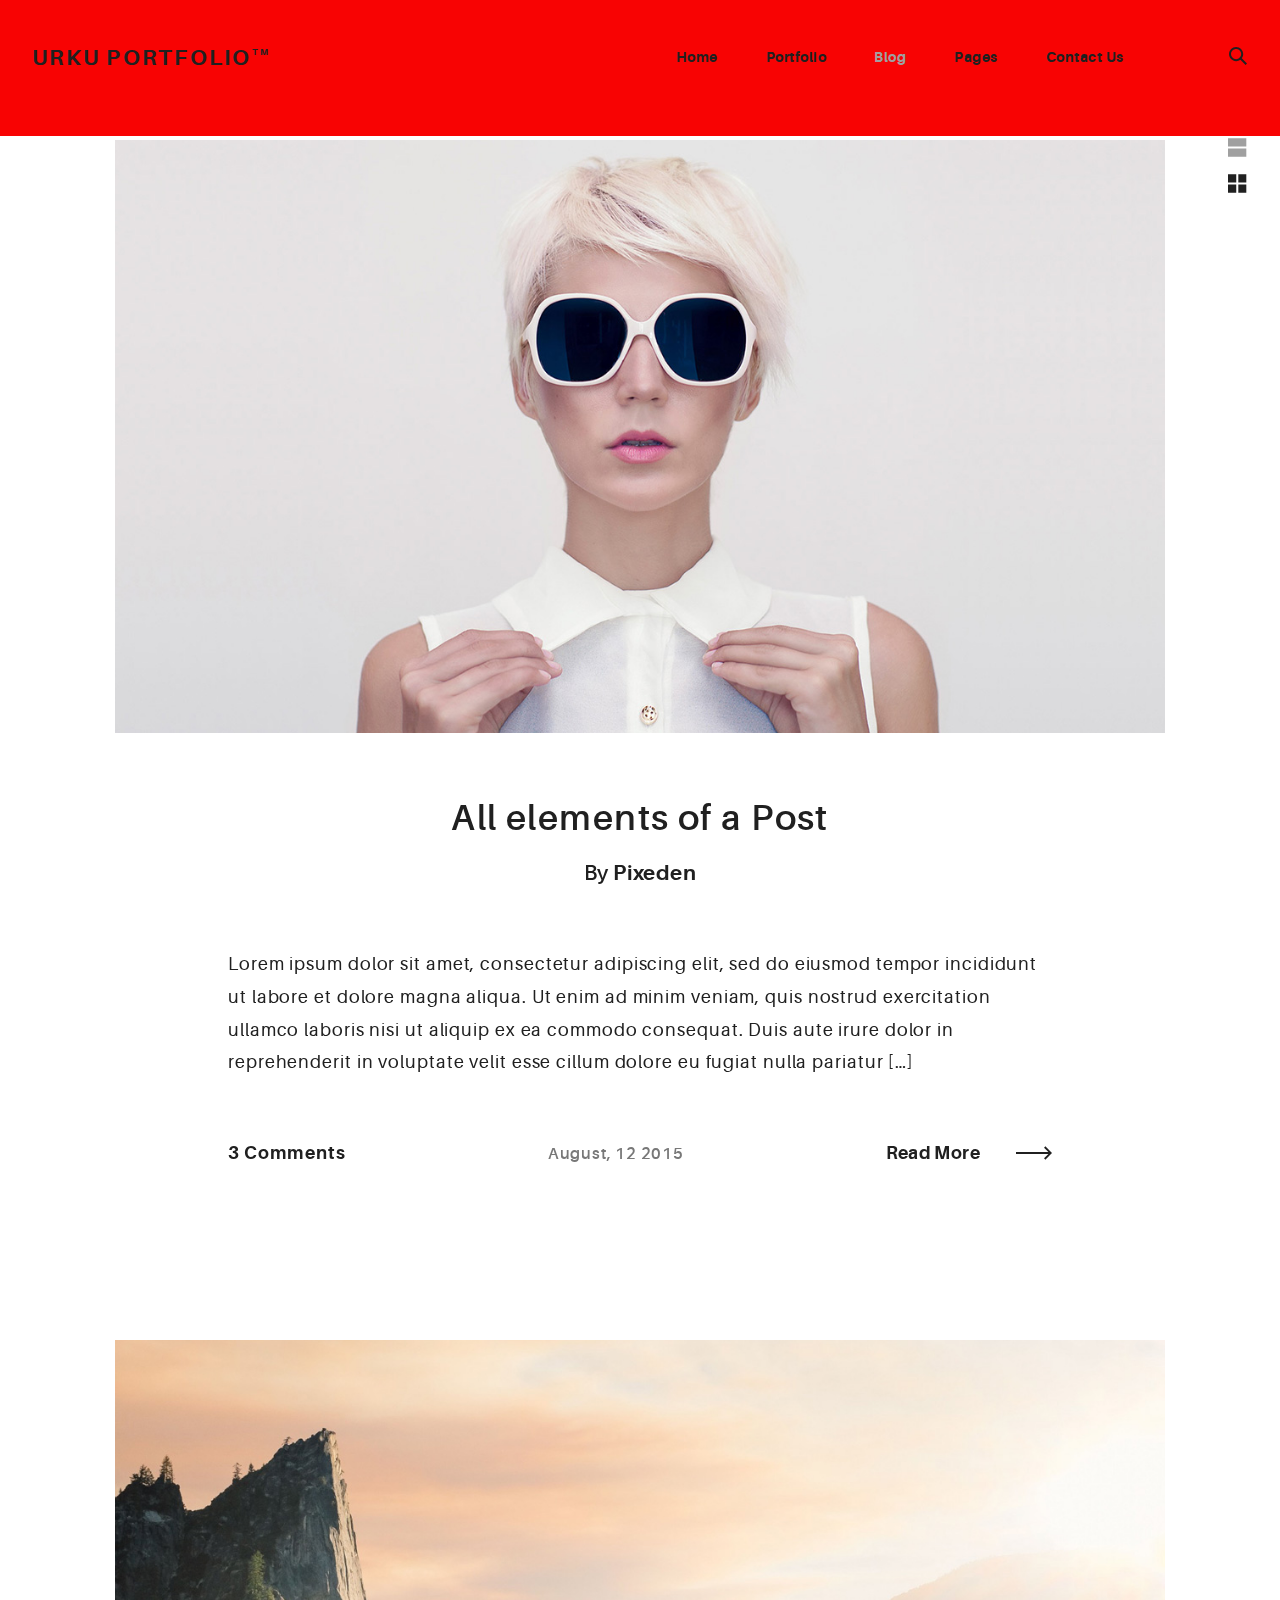
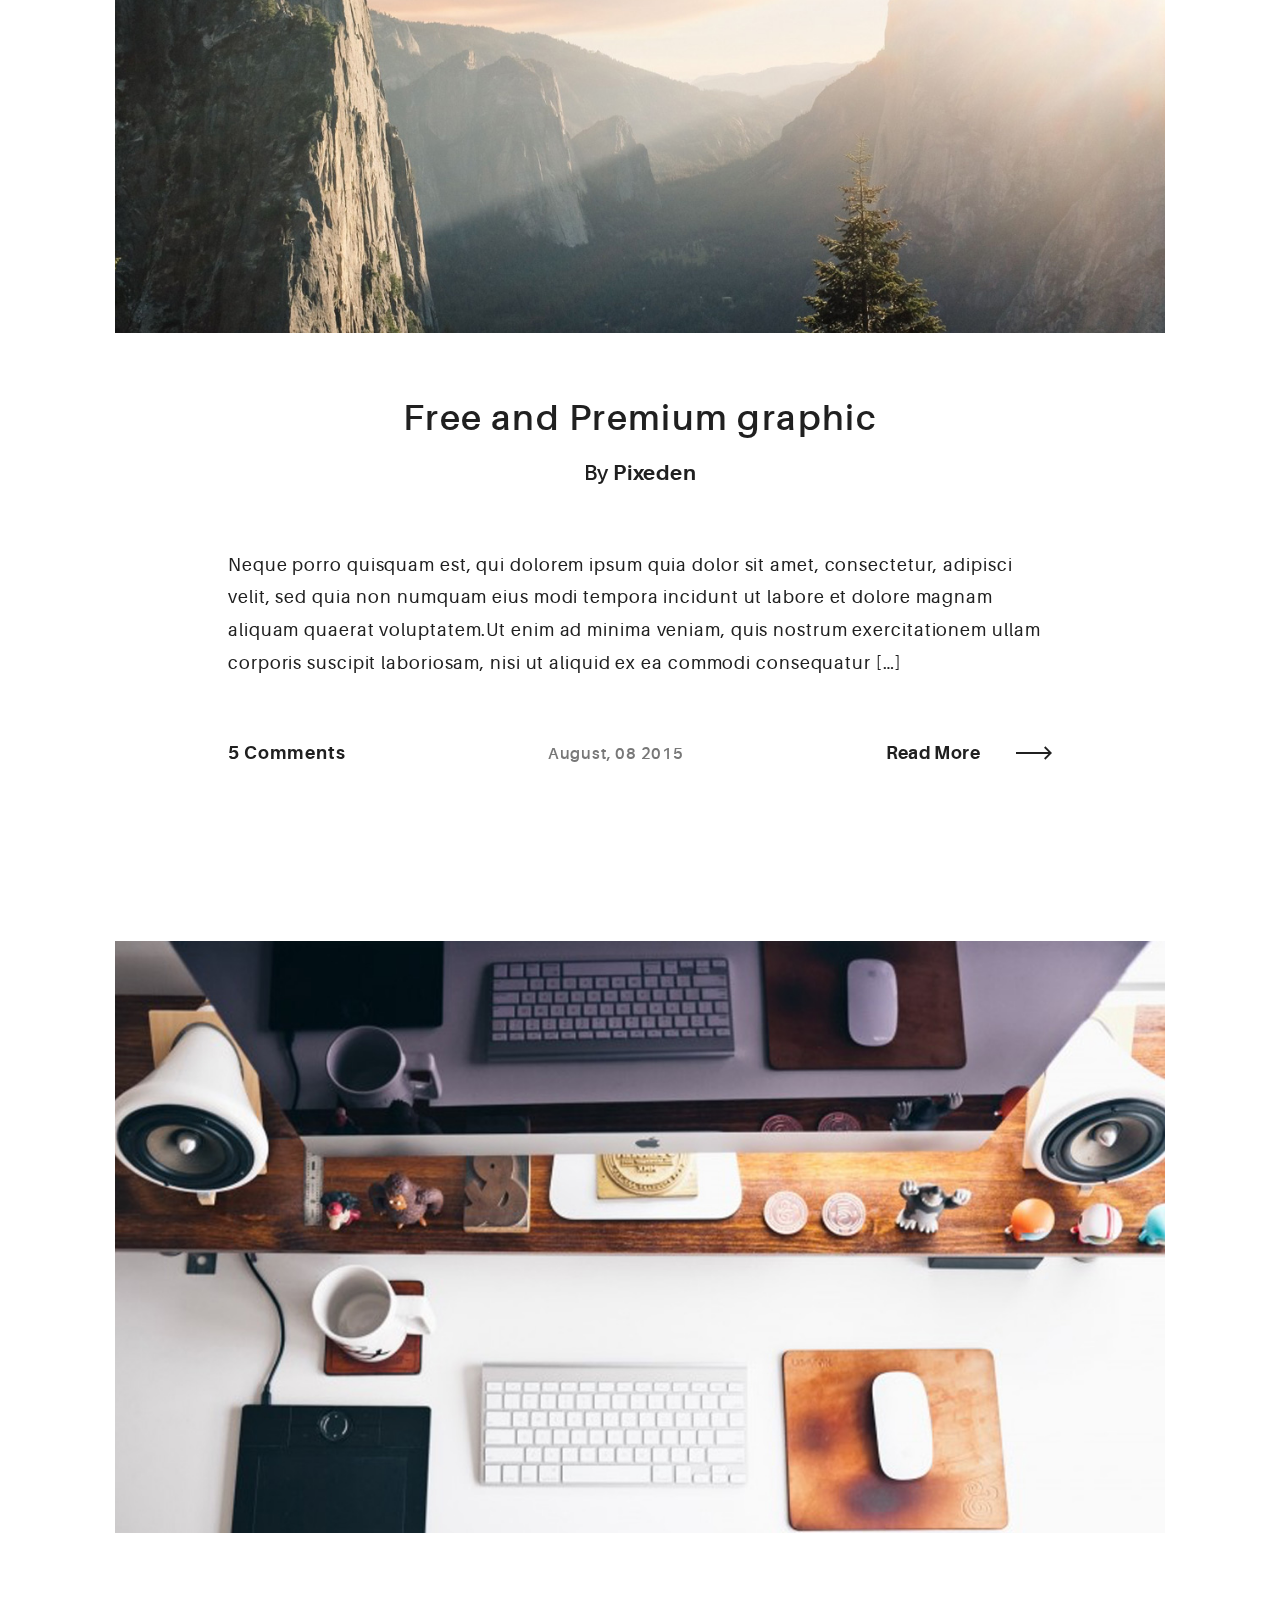
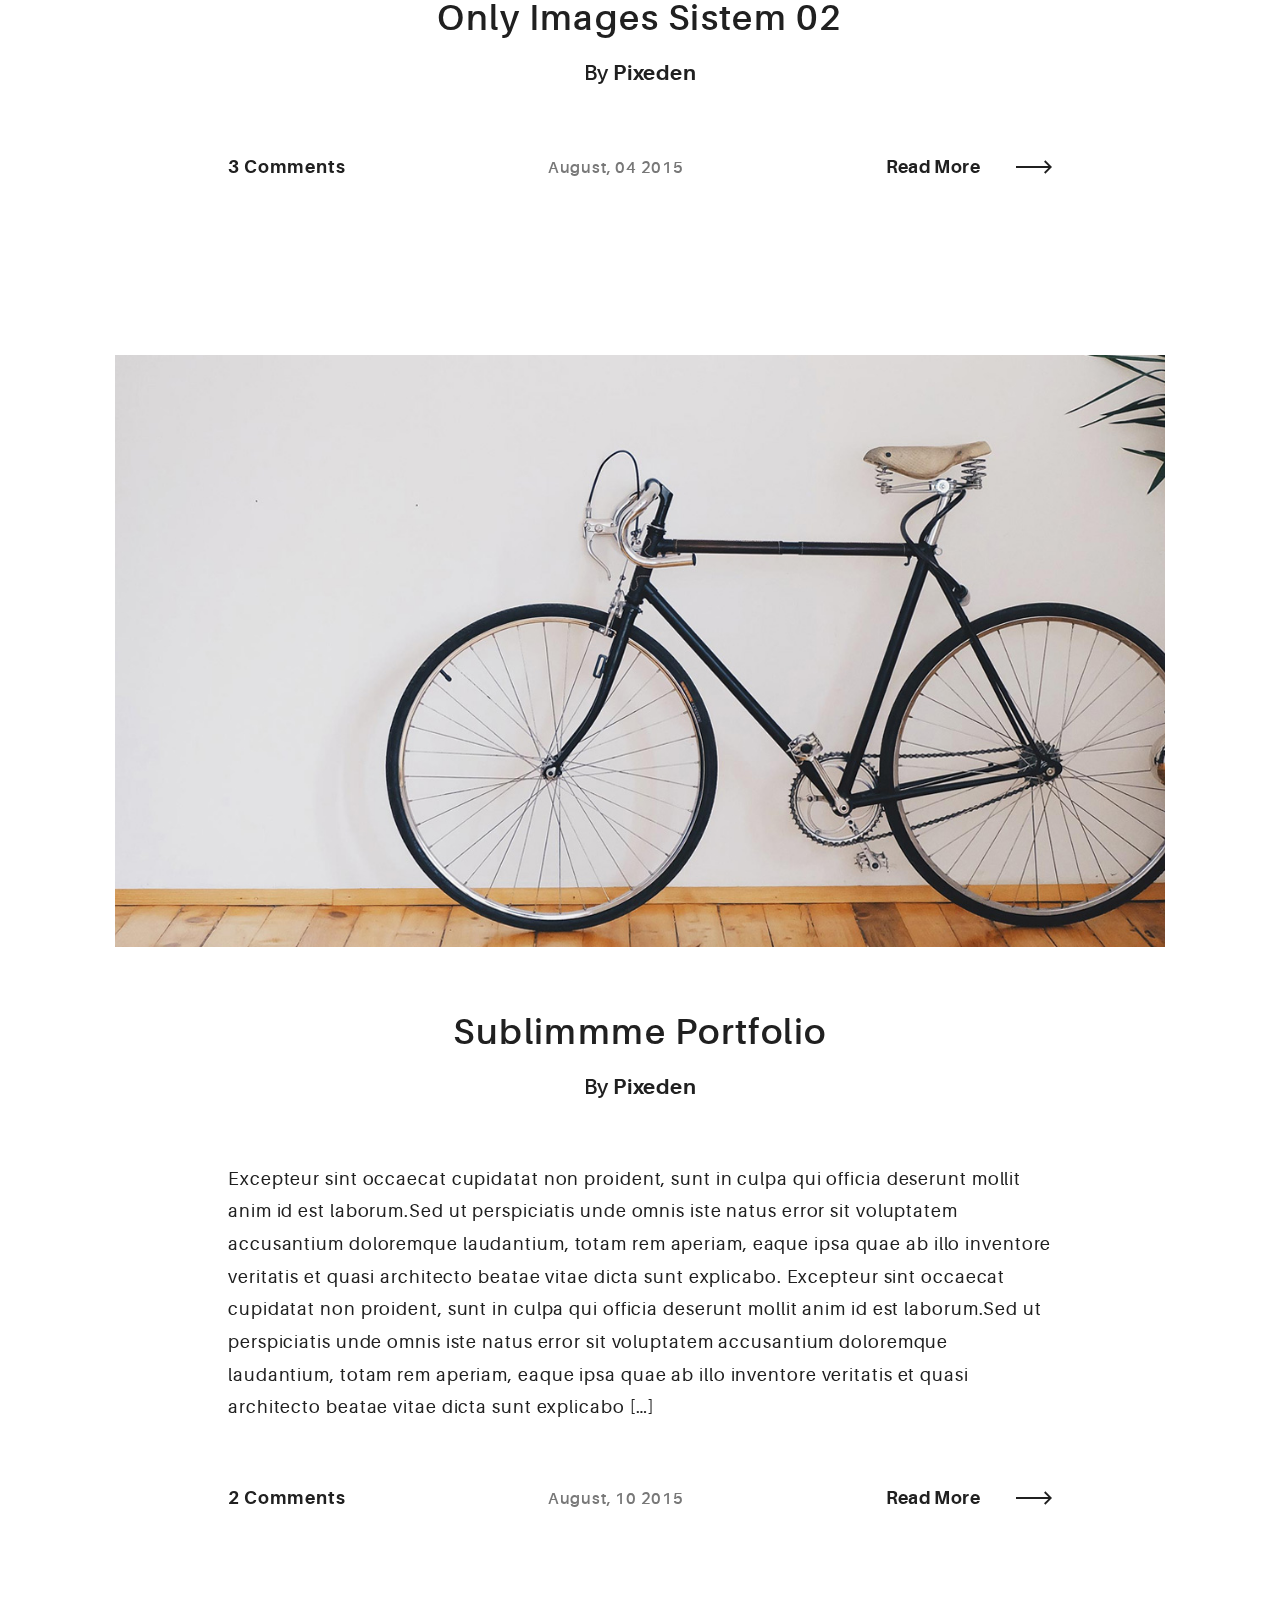
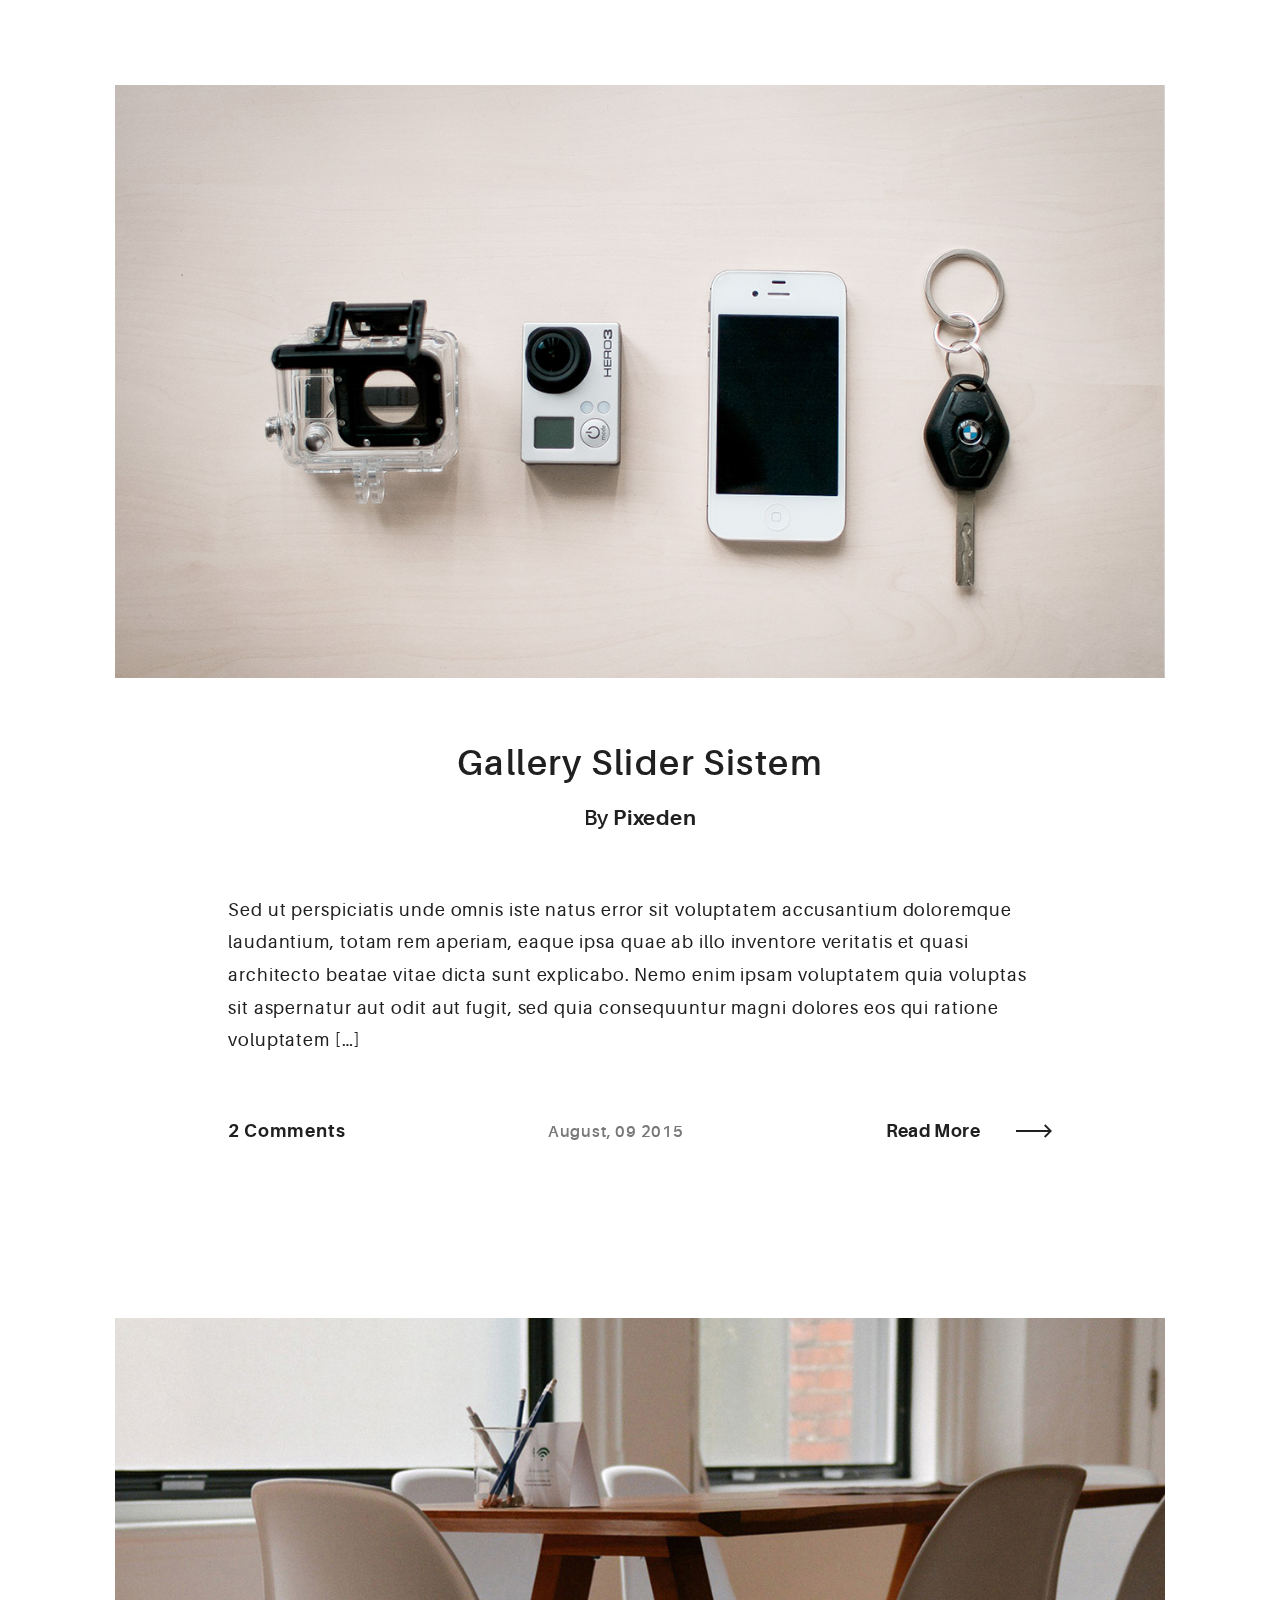
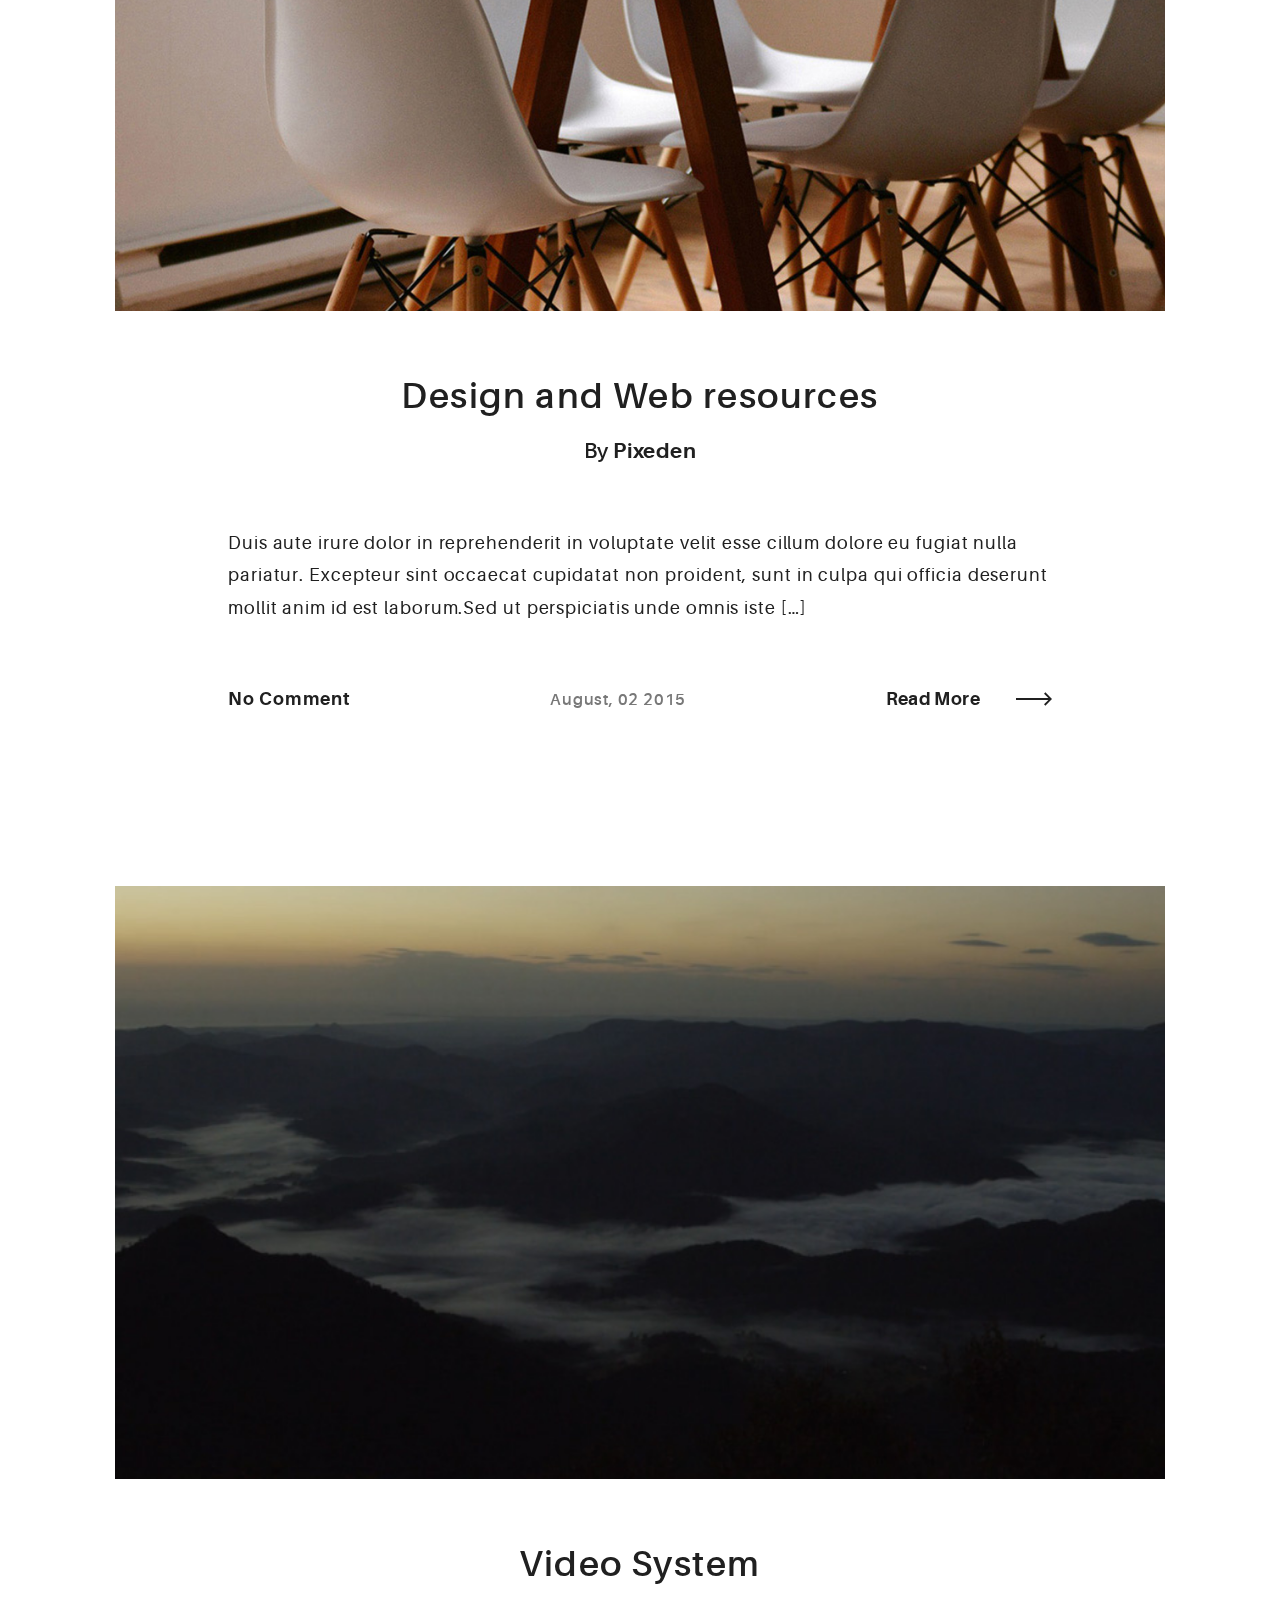
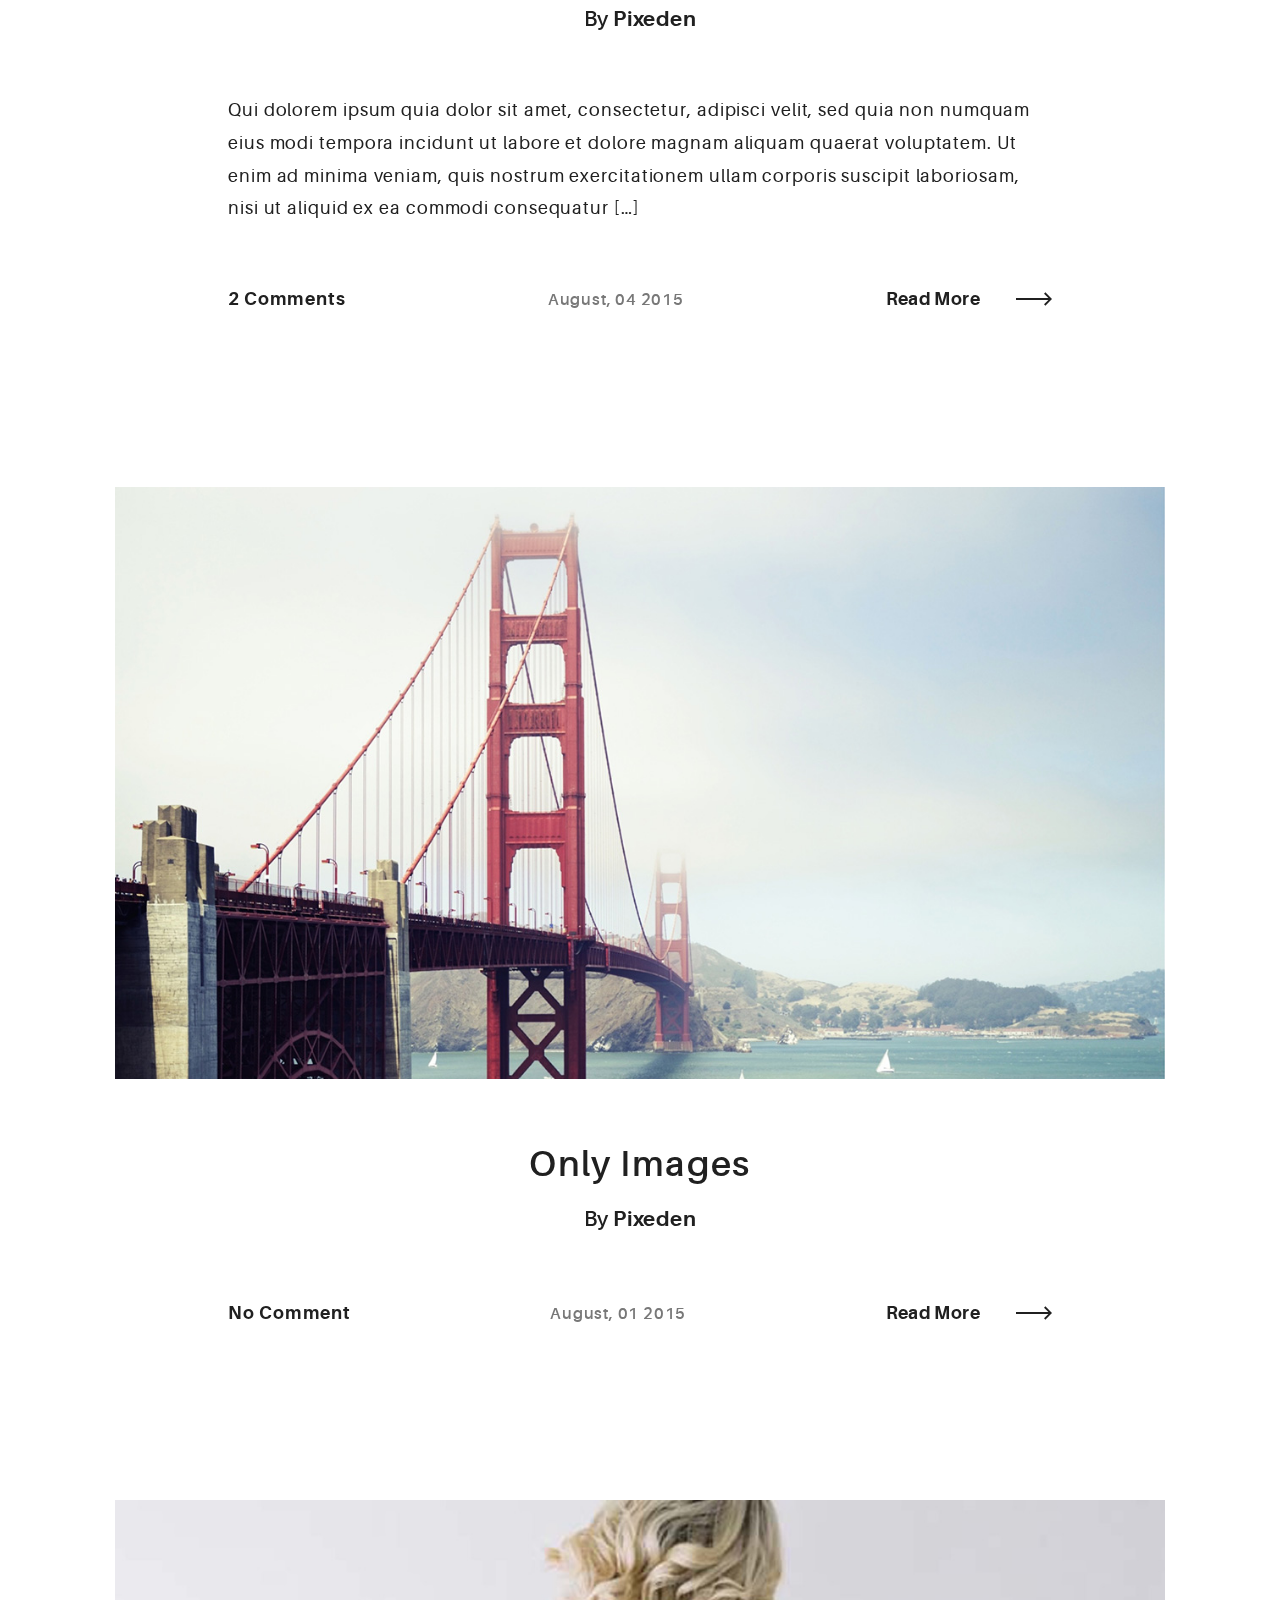
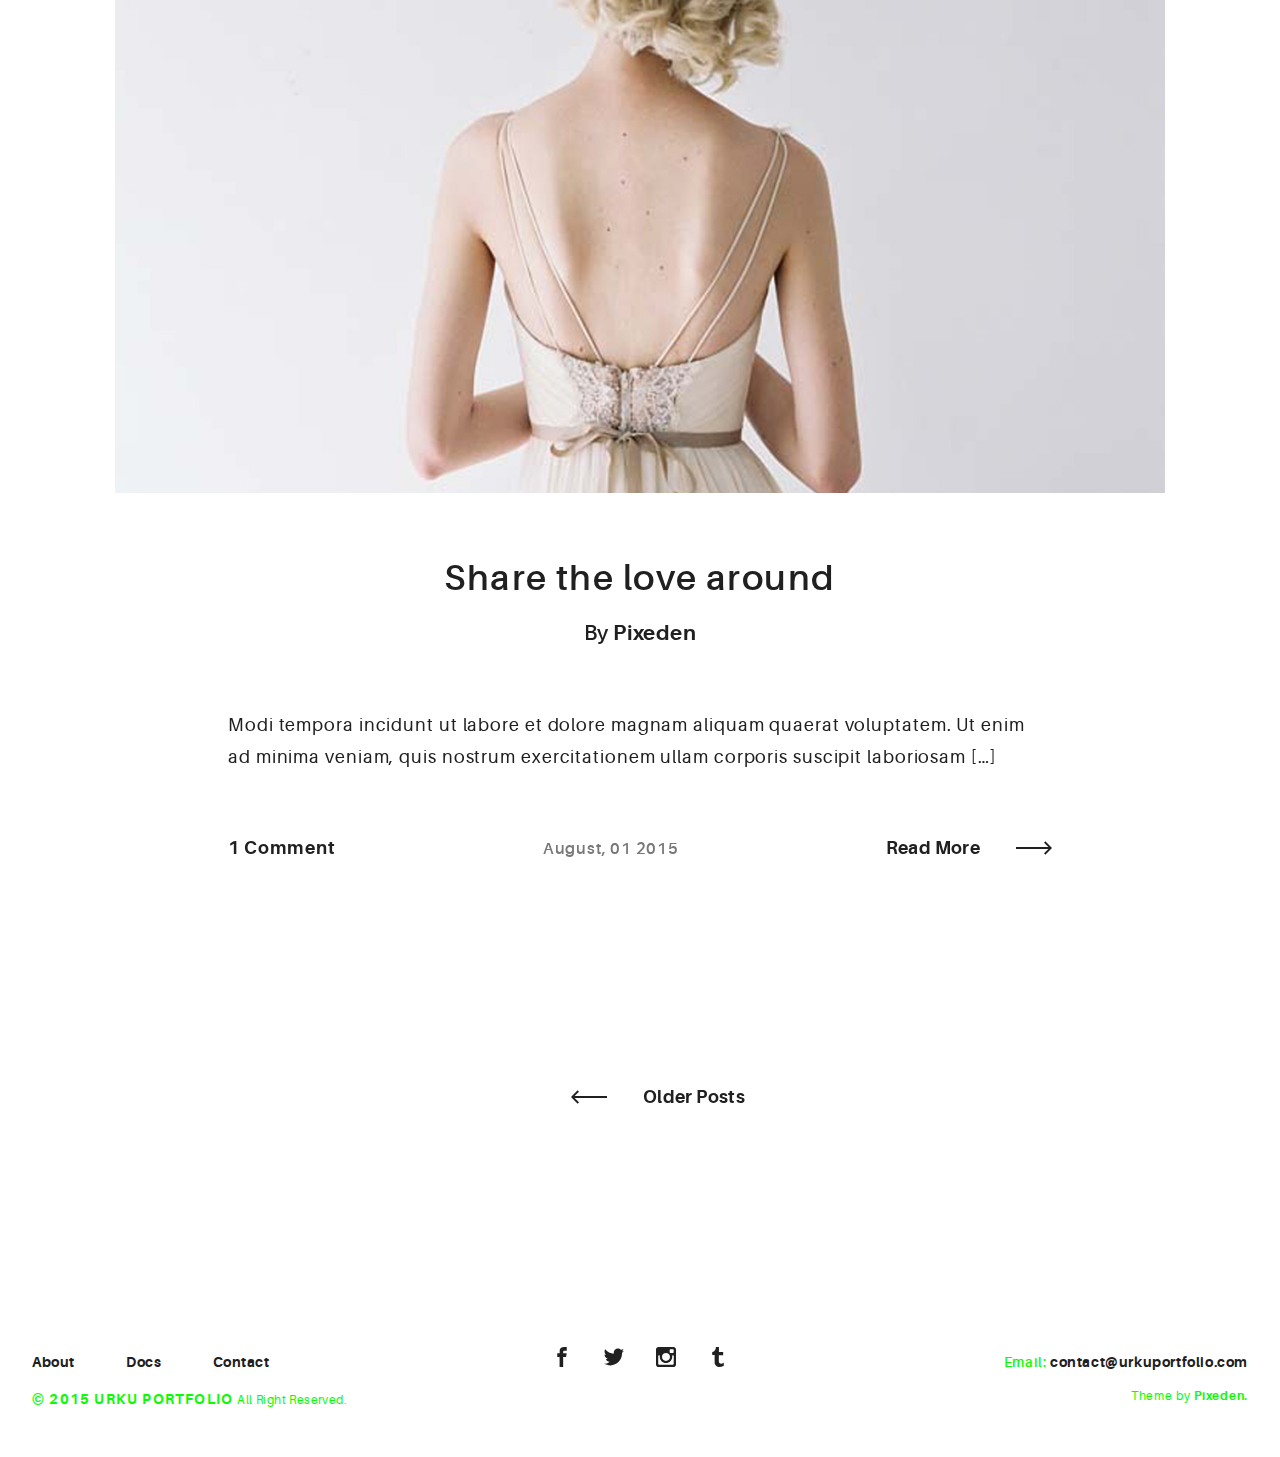
<file: blog.html>
<!DOCTYPE html>
<html>
  <head>
    <meta name="viewport" content="width=device-width, initial-scale=1.0">
    <meta charset="UTF-8">
    <title>Urku Portfolio :: Pixeden</title>
    <link rel="icon" type="image/svg+xml" href="assets/img/urku-ico.svg">
    <link rel="stylesheet" href="assets/css/aurora-pack.min.css">
    <link rel="stylesheet" href="assets/css/aurora-theme-base.min.css">
    <link rel="stylesheet" href="assets/css/urku.css">
  </head>
  <body class="top-fixed">
    <header class="ae-container-fluid ae-container-fluid--full rk-header ">
      <input type="checkbox" id="mobile-menu" class="rk-mobile-menu">
      <label for="mobile-menu">
        <svg>
          <use xlink:href="assets/img/symbols.svg#bar"></use>
        </svg>
        <svg>
          <use xlink:href="assets/img/symbols.svg#bar"></use>
        </svg>
        <svg>
          <use xlink:href="assets/img/symbols.svg#bar"></use>
        </svg>
      </label>
      <div class="ae-container-fluid rk-topbar">
        <h1 class="rk-logo"><a href="index.html">urku portfolio<sup>tm</sup></a></h1>
        <nav class="rk-navigation">
          <ul class="rk-menu">
            <li class="rk-menu__item"><a href="index.html" class="rk-menu__link">Home</a>
            </li>
            <li class="rk-menu__item"><a href="portfolio.html" class="rk-menu__link">Portfolio</a>
              <nav class="rk-menu__sub">
                <ul class="rk-container">
                  <li class="rk-menu__item"><a href="portfolio.html" class="rk-menu__link">Flex</a></li>
                  <li class="rk-menu__item"><a href="portfolio-alt.html" class="rk-menu__link">Switch</a></li>
                  <li class="rk-menu__item"><a href="portfolio-raw.html" class="rk-menu__link">Static</a></li>
                  <li class="rk-menu__item"><a href="portfolio-masonry.html" class="rk-menu__link">Masonry</a></li>
                </ul>
              </nav>
            </li>
            <li class="active rk-menu__item"><a href="blog.html" class="rk-menu__link">Blog</a>
            </li>
            <li class="rk-menu__item"><a href="#0" class="rk-menu__link">Pages</a>
              <nav class="rk-menu__sub">
                <ul class="rk-container">
                  <li class="rk-menu__item"><a href="about.html" class="rk-menu__link">About</a></li>
                  <li class="rk-menu__item"><a href="documentation.html" class="rk-menu__link">Documentation</a></li>
                  <li class="rk-menu__item"><a href="design-styles.html" class="rk-menu__link">Design Styles</a></li>
                </ul>
              </nav>
            </li>
            <li class="rk-menu__item"><a href="contact.html" class="rk-menu__link">Contact Us</a>
            </li>
          </ul>
          <form class="rk-search">
            <input type="text" placeholder="Search" id="urku-search" class="rk-search-field">
            <label for="urku-search">
              <svg>
                <use xlink:href="assets/img/symbols.svg#icon-search"></use>
              </svg>
            </label>
          </form>
        </nav>
      </div>
    </header>
    <section class="ae-container-fluid rk-main">
      <input type="radio" name="layout-ctrl" checked id="layout-base" class="layout-ctrl-input">
      <div class="ae-container-fluid rk-layout-ctrl-cont">
        <label for="layout-base" class="rk-layout-ctrl">
          <svg>
            <use xlink:href="assets/img/symbols.svg#icon-view-full"></use>
          </svg>
        </label>
      </div>
      <input type="radio" name="layout-ctrl" id="layout-grid" class="layout-ctrl-input">
      <div class="ae-container-fluid rk-layout-ctrl-cont">
        <label for="layout-grid" class="rk-layout-ctrl">
          <svg>
            <use xlink:href="assets/img/symbols.svg#icon-view-alt"></use>
          </svg>
        </label>
      </div>
      <div class="rk-layout-ctrl-mobile  layout-blog">
        <svg viewBox="0 0 9 9" class="layout-mob-1">
          <rect width="100%" height="100%" fill="currentColor"></rect>
        </svg>
        <svg viewBox="0 0 9 9" class="layout-mob-2">
          <rect width="100%" height="100%" fill="currentColor"></rect>
        </svg>
        <svg viewBox="0 0 9 9" class="layout-mob-3">
          <rect width="100%" height="100%" fill="currentColor"></rect>
        </svg>
        <svg viewBox="0 0 9 9" class="layout-mob-4">
          <rect width="100%" height="100%" fill="currentColor"></rect>
        </svg>
      </div>
      <section class="ae-container-fluid ae-container-fluid--inner rk-blog">
        <div class="rk-blog__items">
          <div class="rk-blog__item">
            <div class="post-img post-1 rk-landscape-alt rk-tosquare">
              <div class="item-meta">
                <p><a href="blog-post.html" class="arrow-button">Read More<span class="arrow-cont">
                      <svg>
                        <use xlink:href="assets/img/symbols.svg#arrow"></use>
                      </svg></span></a></p>
              </div>
            </div>
            <div class="blog-info">
              <h2 class="blog-info__title"> <a href="blog-post.html">All elements of a Post</a></h2>
              <h5 class="blog-info__author">By <a href="blog-post.html" class="ae-u-bolder">Pixeden</a></h5>
              <p class="blog-info__excerpt">Lorem ipsum dolor sit amet, consectetur adipiscing elit, sed do eiusmod tempor incididunt ut labore et dolore magna aliqua. Ut enim ad minim veniam, quis nostrud exercitation ullamco laboris nisi ut aliquip ex ea commodo consequat. Duis aute irure dolor <span>in reprehenderit in voluptate velit esse cillum dolore eu fugiat nulla pariatur</span></p>
            </div>
            <div class="blog-meta"><a href="blog-post.html" class="ae-u-bolder blog-meta__comments">3 Comments</a><span class="ae-kappa ae-u-bold blog-meta__date">August, 12 2015</span><a href="#0" class="arrow-button blog-meta__read-more">Read More<span class="arrow-cont">
                  <svg>
                    <use xlink:href="assets/img/symbols.svg#arrow"></use>
                  </svg></span></a></div>
          </div>
          <div class="rk-blog__item">
            <div class="post-img post-5 rk-landscape-alt rk-toportrait">
              <div class="item-meta">
                <p><a href="blog-post.html" class="arrow-button">Read More<span class="arrow-cont">
                      <svg>
                        <use xlink:href="assets/img/symbols.svg#arrow"></use>
                      </svg></span></a></p>
              </div>
            </div>
            <div class="blog-info">
              <h2 class="blog-info__title"> <a href="blog-post.html"> Free and Premium graphic</a></h2>
              <h5 class="blog-info__author">By <a href="blog-post.html" class="ae-u-bolder">Pixeden</a></h5>
              <p class="blog-info__excerpt">Neque porro quisquam est, qui dolorem ipsum quia dolor sit amet, consectetur, adipisci velit, sed quia non numquam eius modi tempora incidunt ut labore et dolore magnam aliquam quaerat voluptatem.Ut enim ad minima veniam, quis nostrum exercitationem ullam corporis suscipit <span>laboriosam, nisi ut aliquid ex ea commodi consequatur</span></p>
            </div>
            <div class="blog-meta"><a href="blog-post.html" class="ae-u-bolder blog-meta__comments">5 Comments</a><span class="ae-kappa ae-u-bold blog-meta__date">August, 08 2015</span><a href="#0" class="arrow-button blog-meta__read-more">Read More<span class="arrow-cont">
                  <svg>
                    <use xlink:href="assets/img/symbols.svg#arrow"></use>
                  </svg></span></a></div>
          </div>
          <div class="rk-blog__item">
            <div class="post-img post-7 rk-landscape-alt rk-tosquare">
              <div class="item-meta">
                <p><a href="blog-post.html" class="arrow-button">Read More<span class="arrow-cont">
                      <svg>
                        <use xlink:href="assets/img/symbols.svg#arrow"></use>
                      </svg></span></a></p>
              </div>
            </div>
            <div class="blog-info">
              <h2 class="blog-info__title"> <a href="blog-post.html">Only Images Sistem 02</a></h2>
              <h5 class="blog-info__author">By <a href="blog-post.html" class="ae-u-bolder">Pixeden</a></h5>
              <p class="blog-info__excerpt"></p>
            </div>
            <div class="blog-meta"><a href="blog-post.html" class="ae-u-bolder blog-meta__comments">3 Comments</a><span class="ae-kappa ae-u-bold blog-meta__date">August, 04 2015</span><a href="#0" class="arrow-button blog-meta__read-more">Read More<span class="arrow-cont">
                  <svg>
                    <use xlink:href="assets/img/symbols.svg#arrow"></use>
                  </svg></span></a></div>
          </div>
          <div class="rk-blog__item">
            <div class="post-img post-6 rk-landscape-alt rk-toportrait">
              <div class="item-meta">
                <p><a href="blog-post.html" class="arrow-button">Read More<span class="arrow-cont">
                      <svg>
                        <use xlink:href="assets/img/symbols.svg#arrow"></use>
                      </svg></span></a></p>
              </div>
            </div>
            <div class="blog-info">
              <h2 class="blog-info__title"> <a href="blog-post.html">Sublimmme Portfolio</a></h2>
              <h5 class="blog-info__author">By <a href="blog-post.html" class="ae-u-bolder">Pixeden</a></h5>
              <p class="blog-info__excerpt">Excepteur sint occaecat cupidatat non proident, sunt in culpa qui officia deserunt mollit anim id est laborum.Sed ut perspiciatis unde omnis iste natus error sit voluptatem accusantium doloremque laudantium, totam rem aperiam, eaque ipsa quae ab illo inventore veritatis et <span>quasi architecto beatae vitae dicta sunt explicabo. Excepteur sint occaecat cupidatat non proident, sunt in culpa qui officia deserunt mollit anim id est laborum.Sed ut perspiciatis unde omnis iste natus error sit voluptatem accusantium doloremque laudantium, totam rem aperiam, eaque ipsa quae ab illo inventore veritatis et quasi architecto beatae vitae dicta sunt explicabo</span></p>
            </div>
            <div class="blog-meta"><a href="blog-post.html" class="ae-u-bolder blog-meta__comments">2 Comments</a><span class="ae-kappa ae-u-bold blog-meta__date">August, 10 2015</span><a href="#0" class="arrow-button blog-meta__read-more">Read More<span class="arrow-cont">
                  <svg>
                    <use xlink:href="assets/img/symbols.svg#arrow"></use>
                  </svg></span></a></div>
          </div>
          <div class="rk-blog__item">
            <div class="post-img post-2 rk-landscape-alt rk-tosquare">
              <div class="item-meta">
                <p><a href="blog-post.html" class="arrow-button">Read More<span class="arrow-cont">
                      <svg>
                        <use xlink:href="assets/img/symbols.svg#arrow"></use>
                      </svg></span></a></p>
              </div>
            </div>
            <div class="blog-info">
              <h2 class="blog-info__title"> <a href="blog-post.html">Gallery Slider Sistem</a></h2>
              <h5 class="blog-info__author">By <a href="blog-post.html" class="ae-u-bolder">Pixeden</a></h5>
              <p class="blog-info__excerpt">Sed ut perspiciatis unde omnis iste natus error sit voluptatem accusantium doloremque laudantium, totam rem aperiam, eaque ipsa quae ab illo inventore veritatis et quasi architecto beatae vitae dicta sunt explicabo. Nemo enim ipsam voluptatem quia voluptas sit aspernatur aut <span>odit aut fugit, sed quia consequuntur magni dolores eos qui ratione voluptatem</span></p>
            </div>
            <div class="blog-meta"><a href="blog-post.html" class="ae-u-bolder blog-meta__comments">2 Comments</a><span class="ae-kappa ae-u-bold blog-meta__date">August, 09 2015</span><a href="#0" class="arrow-button blog-meta__read-more">Read More<span class="arrow-cont">
                  <svg>
                    <use xlink:href="assets/img/symbols.svg#arrow"></use>
                  </svg></span></a></div>
          </div>
          <div class="rk-blog__item">
            <div class="post-img post-8 rk-landscape-alt rk-tosquare">
              <div class="item-meta">
                <p><a href="blog-post.html" class="arrow-button">Read More<span class="arrow-cont">
                      <svg>
                        <use xlink:href="assets/img/symbols.svg#arrow"></use>
                      </svg></span></a></p>
              </div>
            </div>
            <div class="blog-info">
              <h2 class="blog-info__title"> <a href="blog-post.html">Design and Web resources</a></h2>
              <h5 class="blog-info__author">By <a href="blog-post.html" class="ae-u-bolder">Pixeden</a></h5>
              <p class="blog-info__excerpt">Duis aute irure dolor in reprehenderit in voluptate velit esse cillum dolore eu fugiat nulla pariatur. Excepteur sint occaecat cupidatat non proident, sunt in culpa qui officia deserunt mollit anim id est laborum.Sed ut perspiciatis unde omnis iste</p>
            </div>
            <div class="blog-meta"><a href="blog-post.html" class="ae-u-bolder blog-meta__comments">No Comment</a><span class="ae-kappa ae-u-bold blog-meta__date">August, 02 2015</span><a href="#0" class="arrow-button blog-meta__read-more">Read More<span class="arrow-cont">
                  <svg>
                    <use xlink:href="assets/img/symbols.svg#arrow"></use>
                  </svg></span></a></div>
          </div>
          <div class="rk-blog__item">
            <div class="post-img post-3 rk-landscape-alt rk-tosquare">
              <div class="item-meta">
                <p><a href="blog-post.html" class="arrow-button">Read More<span class="arrow-cont">
                      <svg>
                        <use xlink:href="assets/img/symbols.svg#arrow"></use>
                      </svg></span></a></p>
              </div>
            </div>
            <div class="blog-info">
              <h2 class="blog-info__title"> <a href="blog-post.html">Video System</a></h2>
              <h5 class="blog-info__author">By <a href="blog-post.html" class="ae-u-bolder">Pixeden</a></h5>
              <p class="blog-info__excerpt">Qui dolorem ipsum quia dolor sit amet, consectetur, adipisci velit, sed quia non numquam eius modi tempora incidunt ut labore et dolore magnam aliquam quaerat voluptatem. Ut enim ad minima veniam, quis nostrum exercitationem ullam corporis suscipit laboriosam, nisi ut <span>aliquid ex ea commodi consequatur</span></p>
            </div>
            <div class="blog-meta"><a href="blog-post.html" class="ae-u-bolder blog-meta__comments">2 Comments</a><span class="ae-kappa ae-u-bold blog-meta__date">August, 04 2015</span><a href="#0" class="arrow-button blog-meta__read-more">Read More<span class="arrow-cont">
                  <svg>
                    <use xlink:href="assets/img/symbols.svg#arrow"></use>
                  </svg></span></a></div>
          </div>
          <div class="rk-blog__item">
            <div class="post-img post-4 rk-landscape-alt rk-tosquare">
              <div class="item-meta">
                <p><a href="blog-post.html" class="arrow-button">Read More<span class="arrow-cont">
                      <svg>
                        <use xlink:href="assets/img/symbols.svg#arrow"></use>
                      </svg></span></a></p>
              </div>
            </div>
            <div class="blog-info">
              <h2 class="blog-info__title"> <a href="blog-post.html">Only Images</a></h2>
              <h5 class="blog-info__author">By <a href="blog-post.html" class="ae-u-bolder">Pixeden</a></h5>
              <p class="blog-info__excerpt"></p>
            </div>
            <div class="blog-meta"><a href="blog-post.html" class="ae-u-bolder blog-meta__comments">No Comment</a><span class="ae-kappa ae-u-bold blog-meta__date">August, 01 2015</span><a href="#0" class="arrow-button blog-meta__read-more">Read More<span class="arrow-cont">
                  <svg>
                    <use xlink:href="assets/img/symbols.svg#arrow"></use>
                  </svg></span></a></div>
          </div>
          <div class="rk-blog__item">
            <div class="post-img post-9 rk-landscape-alt rk-toportrait">
              <div class="item-meta">
                <p><a href="blog-post.html" class="arrow-button">Read More<span class="arrow-cont">
                      <svg>
                        <use xlink:href="assets/img/symbols.svg#arrow"></use>
                      </svg></span></a></p>
              </div>
            </div>
            <div class="blog-info">
              <h2 class="blog-info__title"> <a href="blog-post.html">Share the love around</a></h2>
              <h5 class="blog-info__author">By <a href="blog-post.html" class="ae-u-bolder">Pixeden</a></h5>
              <p class="blog-info__excerpt">Modi tempora incidunt ut labore et dolore magnam aliquam quaerat voluptatem. Ut enim ad minima veniam, quis nostrum exercitationem ullam corporis suscipit laboriosam</p>
            </div>
            <div class="blog-meta"><a href="blog-post.html" class="ae-u-bolder blog-meta__comments">1 Comment</a><span class="ae-kappa ae-u-bold blog-meta__date">August, 01 2015</span><a href="#0" class="arrow-button blog-meta__read-more">Read More<span class="arrow-cont">
                  <svg>
                    <use xlink:href="assets/img/symbols.svg#arrow"></use>
                  </svg></span></a></div>
          </div>
        </div>
      </section>
      <div class="ae-container-fluid au-pb-4 group-buttons"><a href="#0" class="arrow-button arrow-button--reverse arrow-button--center">Older Posts
          <div class="arrow-cont arrow-cont-rev">
            <svg>
              <use xlink:href="assets/img/symbols.svg#arrow"></use>
            </svg>
          </div></a></div>
    </section>
    <footer class="ae-container-fluid rk-footer ">
      <div class="ae-grid ae-grid--collapse">
        <div class="ae-grid__item item-lg-4 au-xs-ta-center au-lg-ta-left">
          <ul class="rk-menu rk-footer-menu">
            <li class="rk-menu__item"><a href="about.html" class="rk-menu__link">About</a>
            </li>
            <li class="rk-menu__item"><a href="documentation.html" class="rk-menu__link">Docs</a>
            </li>
            <li class="rk-menu__item"><a href="contact.html" class="rk-menu__link">Contact</a>
            </li>
          </ul>
          <p class="rk-footer__text rk-footer__copy "> <span class="ae-u-bold">© </span><span class="ae-u-bolder">2015 URKU PORTFOLIO </span>All Right Reserved.</p>
        </div>
        <div class="ae-grid__item item-lg-4 au-xs-ta-center"><a href="#0" class="rk-social-btn ">
            <svg>
              <use xlink:href="assets/img/symbols.svg#icon-facebook"></use>
            </svg></a><a href="#0" class="rk-social-btn ">
            <svg>
              <use xlink:href="assets/img/symbols.svg#icon-twitter"></use>
            </svg></a><a href="#0" class="rk-social-btn ">
            <svg>
              <use xlink:href="assets/img/symbols.svg#icon-pinterest"></use>
            </svg></a><a href="#0" class="rk-social-btn ">
            <svg>
              <use xlink:href="assets/img/symbols.svg#icon-tumblr"></use>
            </svg></a></div>
        <div class="ae-grid__item item-lg-4 au-xs-ta-center au-lg-ta-right">
          <p class="rk-footer__text rk-footer__contact "> <span class="ae-u-bold">Email: </span><span class="ae-u-bolder"> <a href="#0" class="rk-dark-color ">contact@urkuportfolio.com </a></span></p>
          <p class="rk-footer__text rk-footer__by">Theme by <a href="http://pixeden.com" class="ae-u-bolder">Pixeden.</a></p>
        </div>
      </div>
    </footer>
    <script src="assets/js/svg4everybody.min.js"></script>
    <script>svg4everybody();</script>
  </body>
</html>
</file>
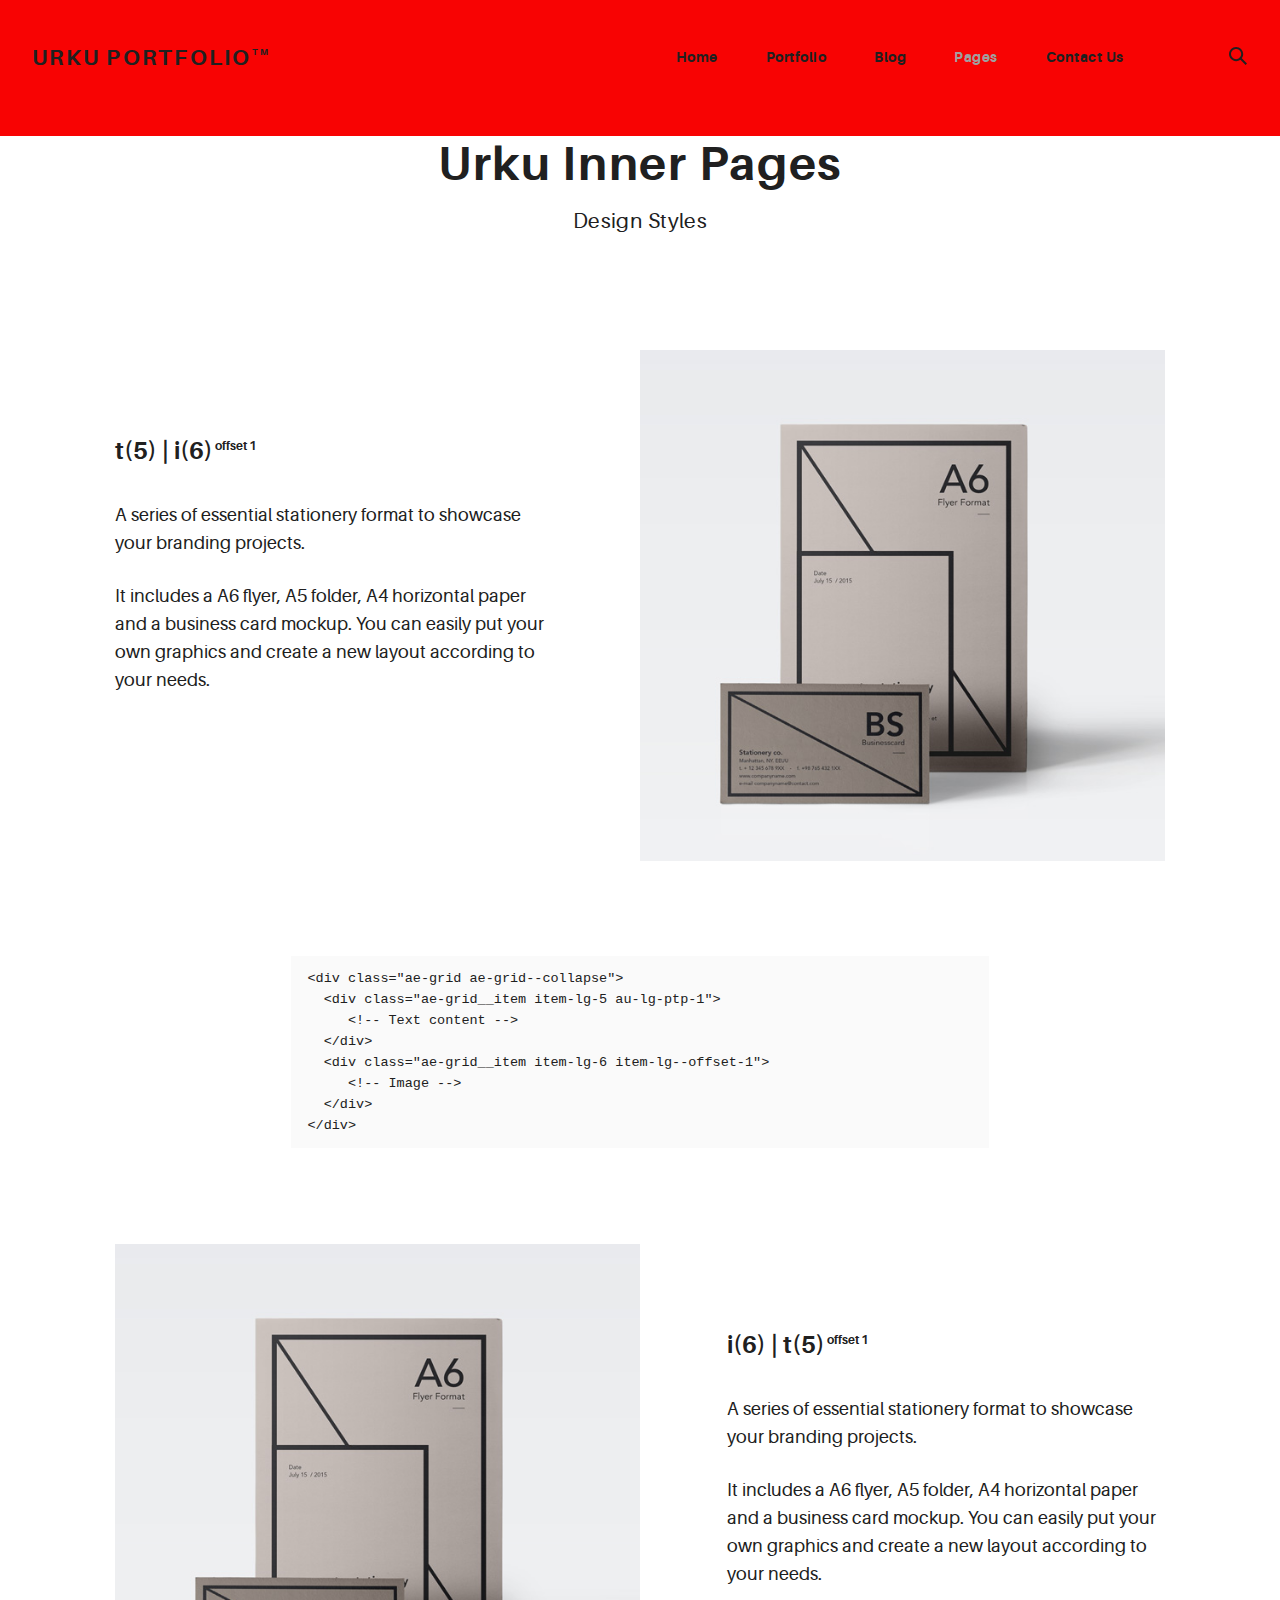
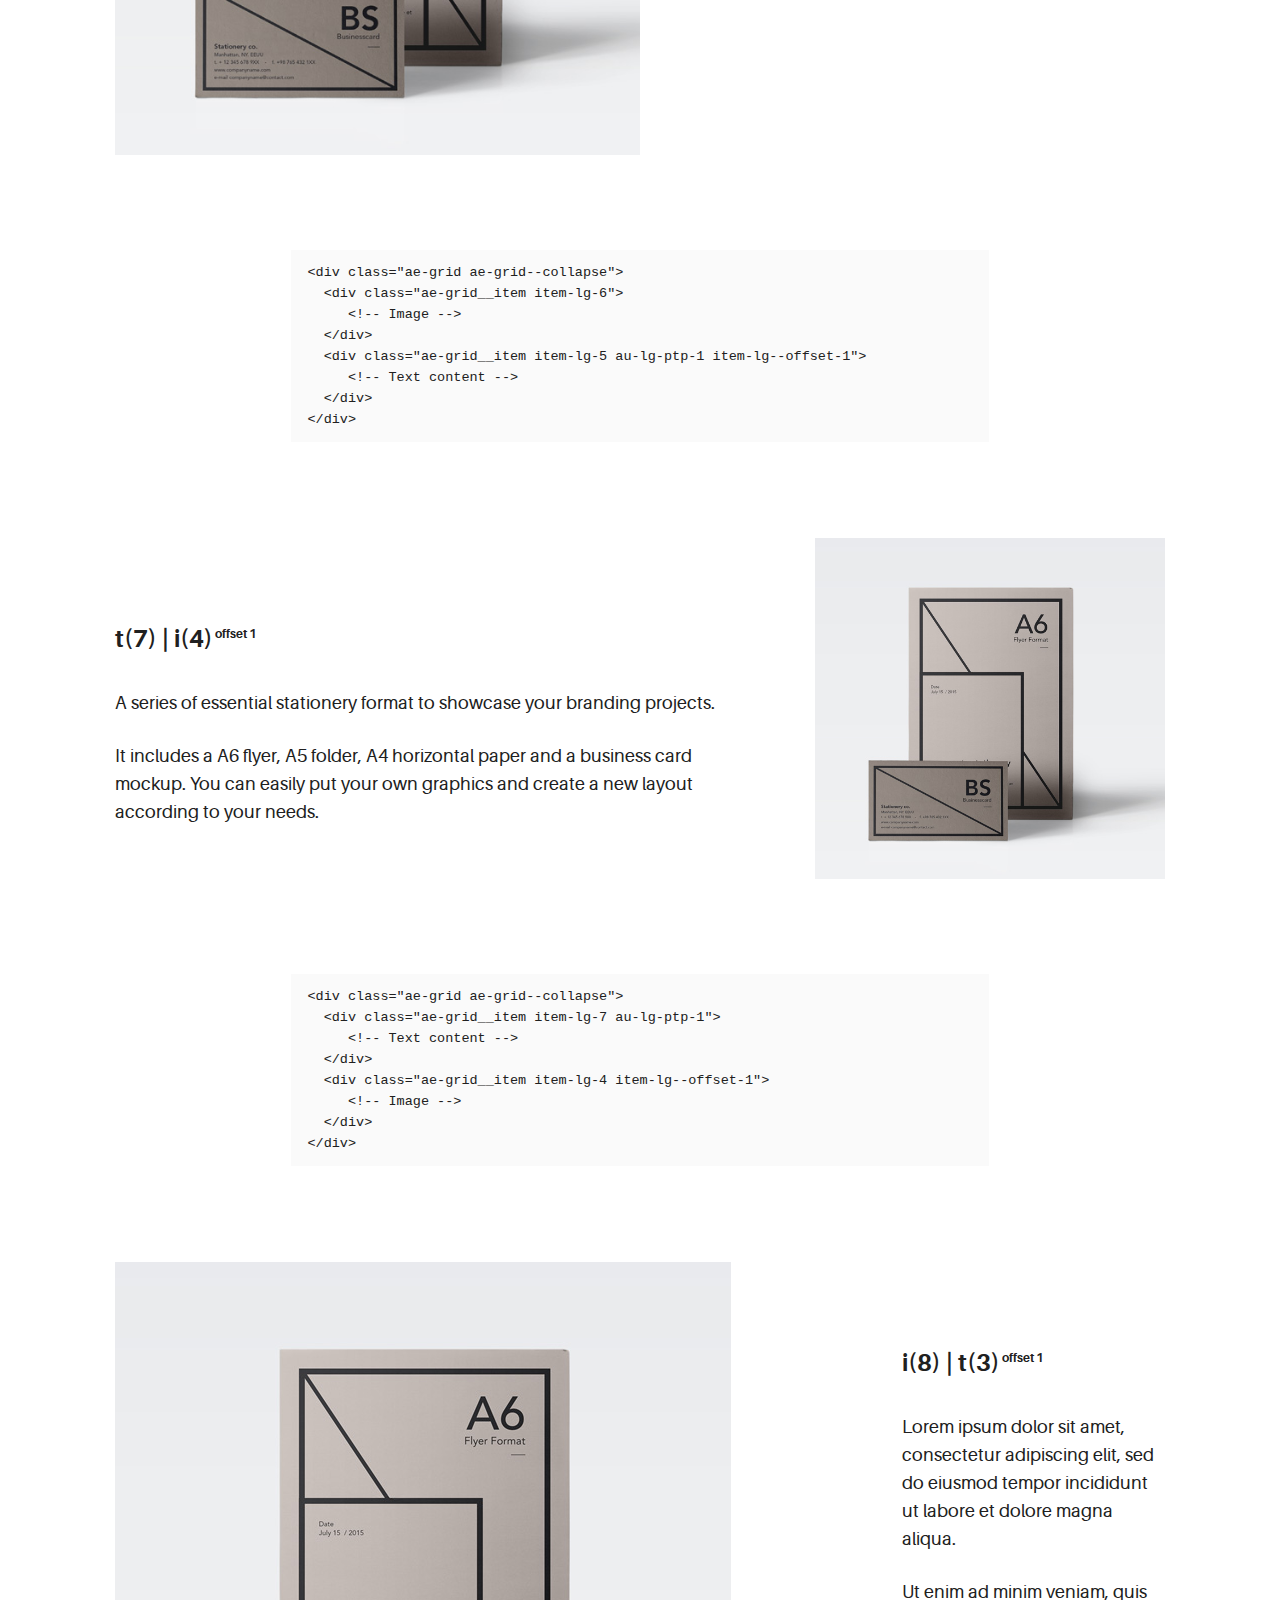
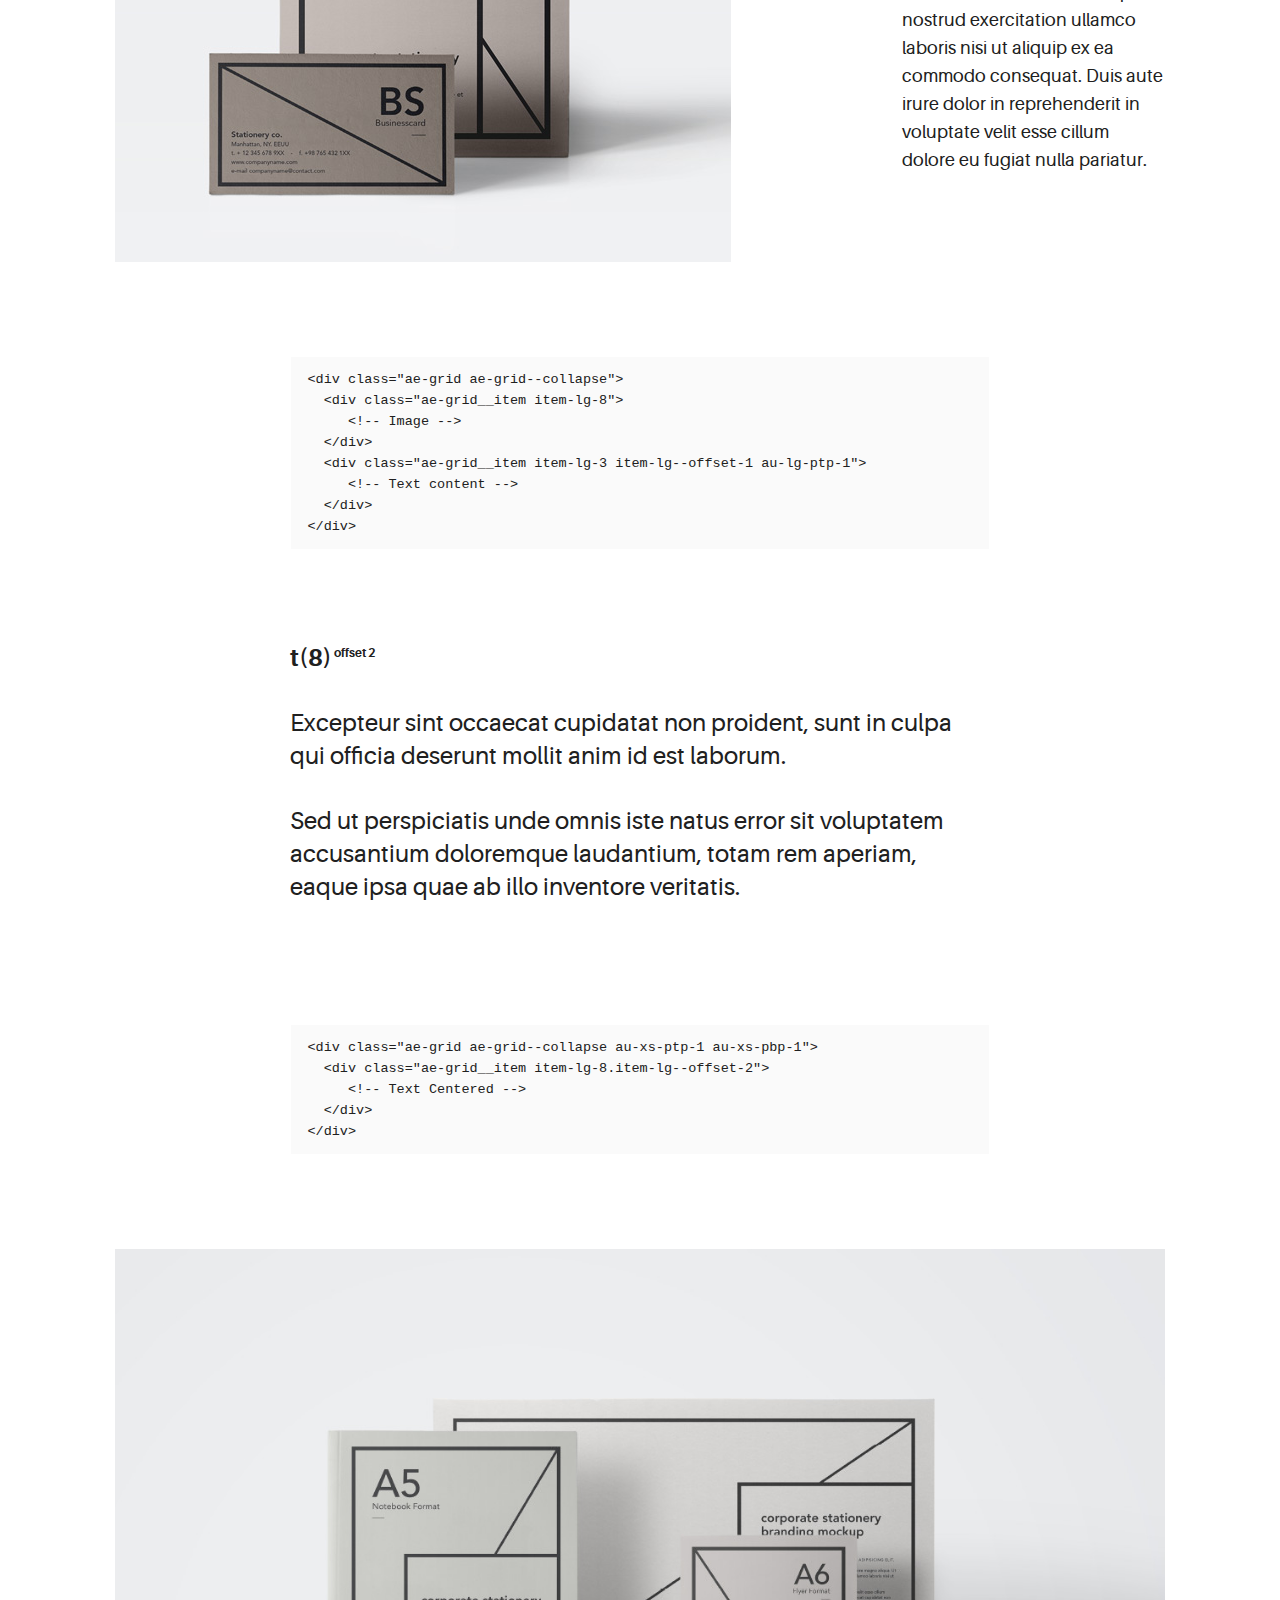
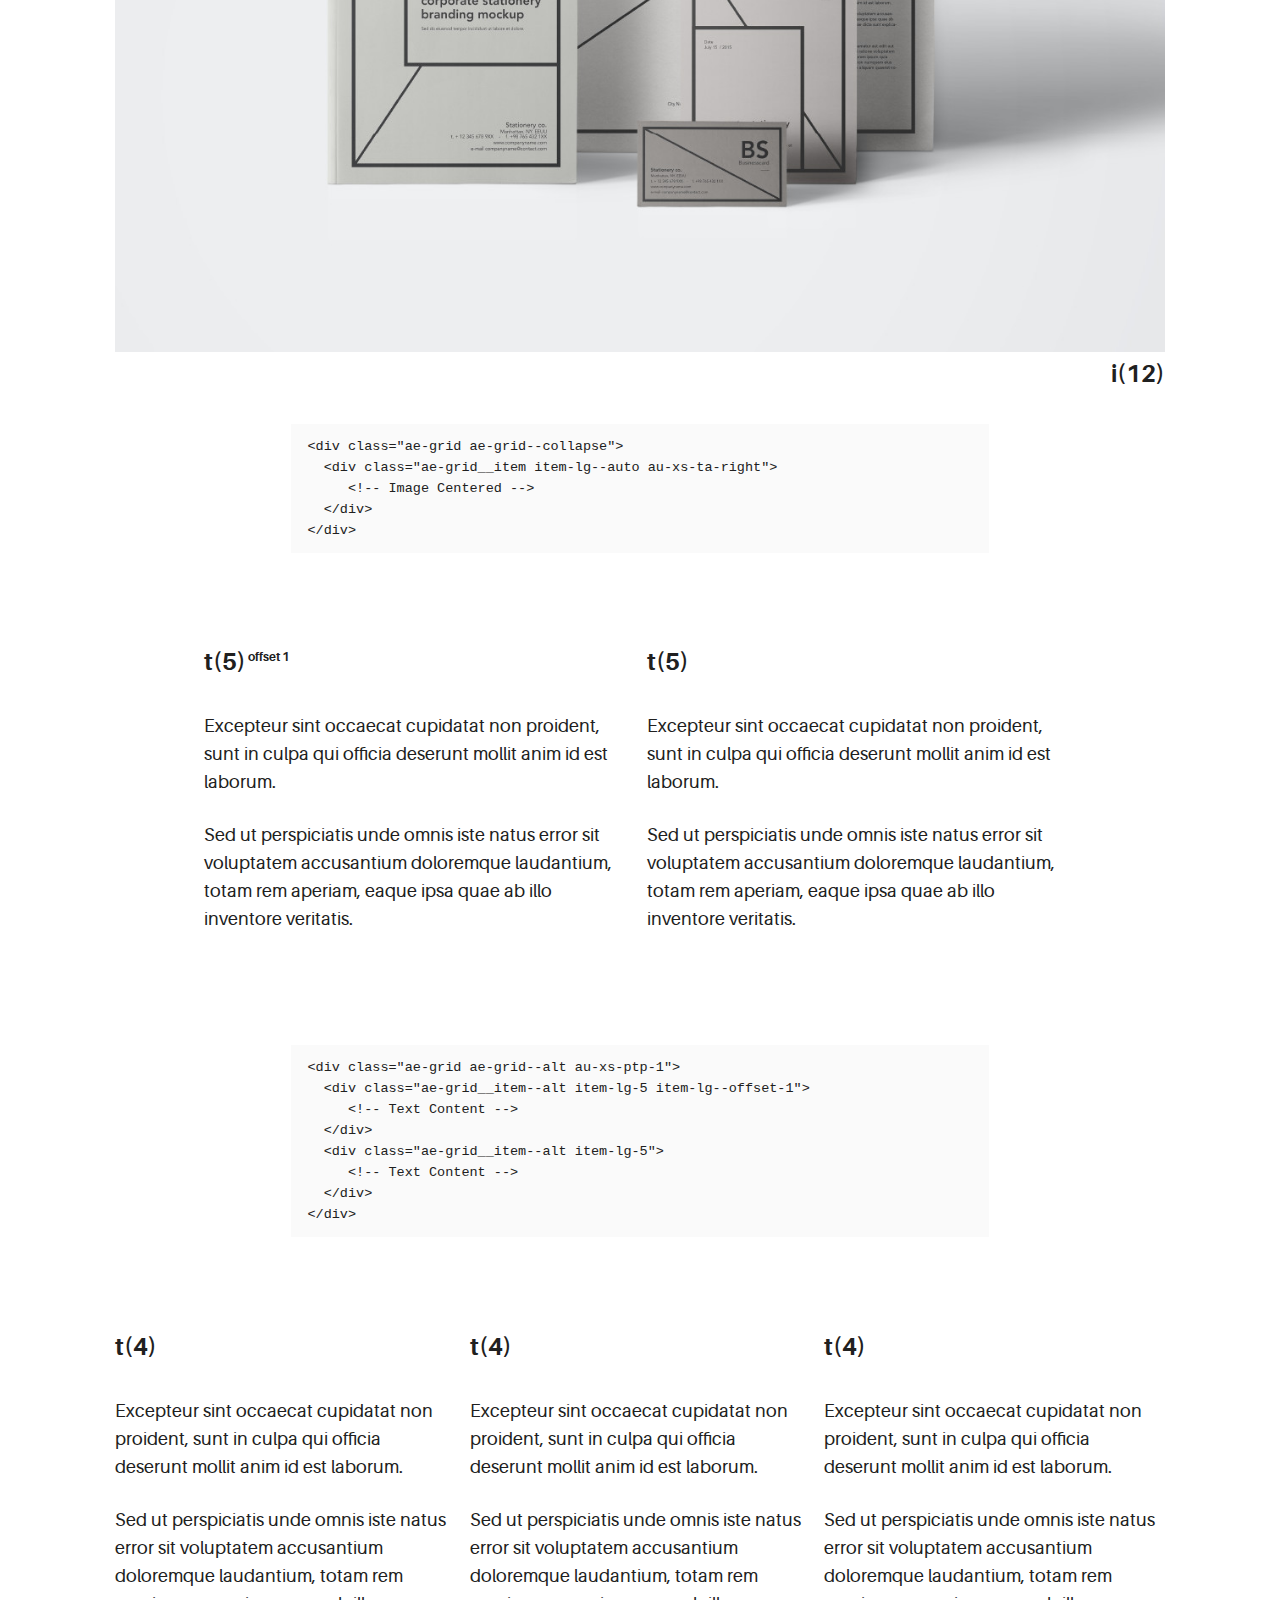
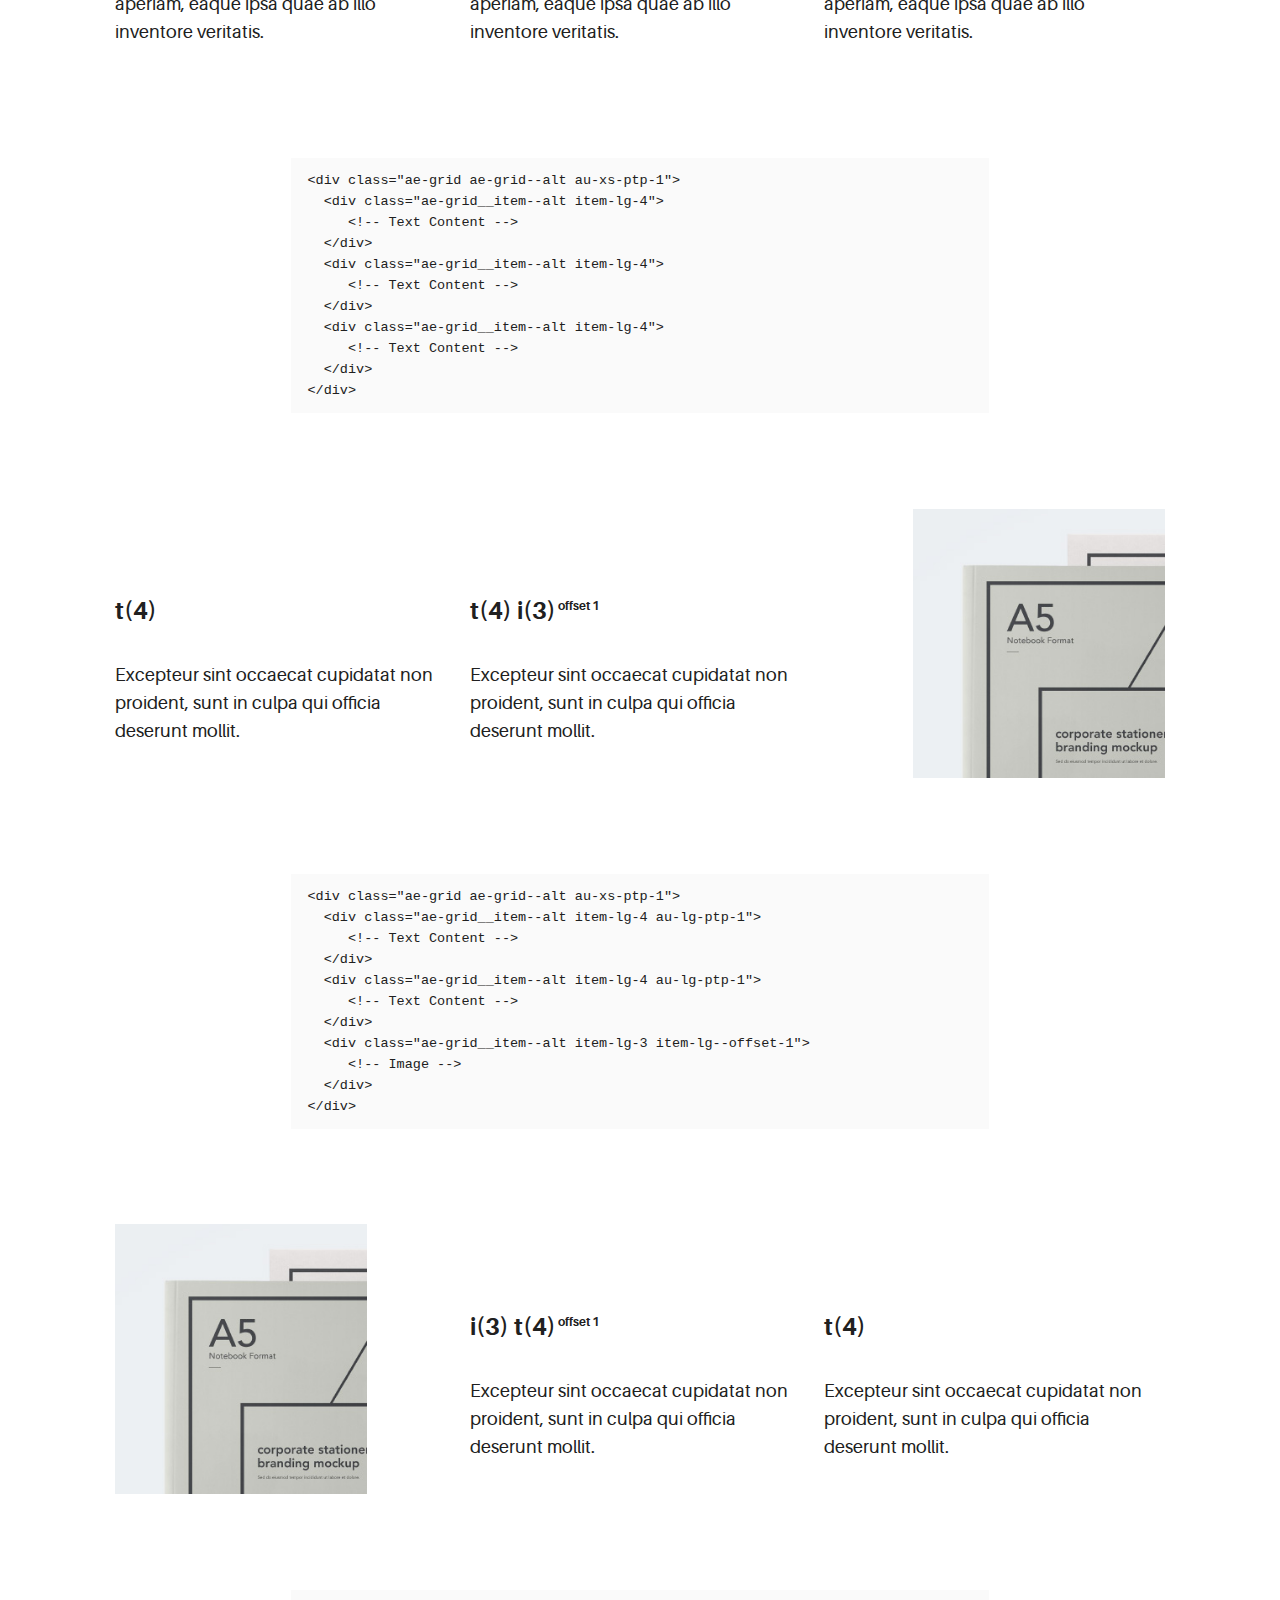
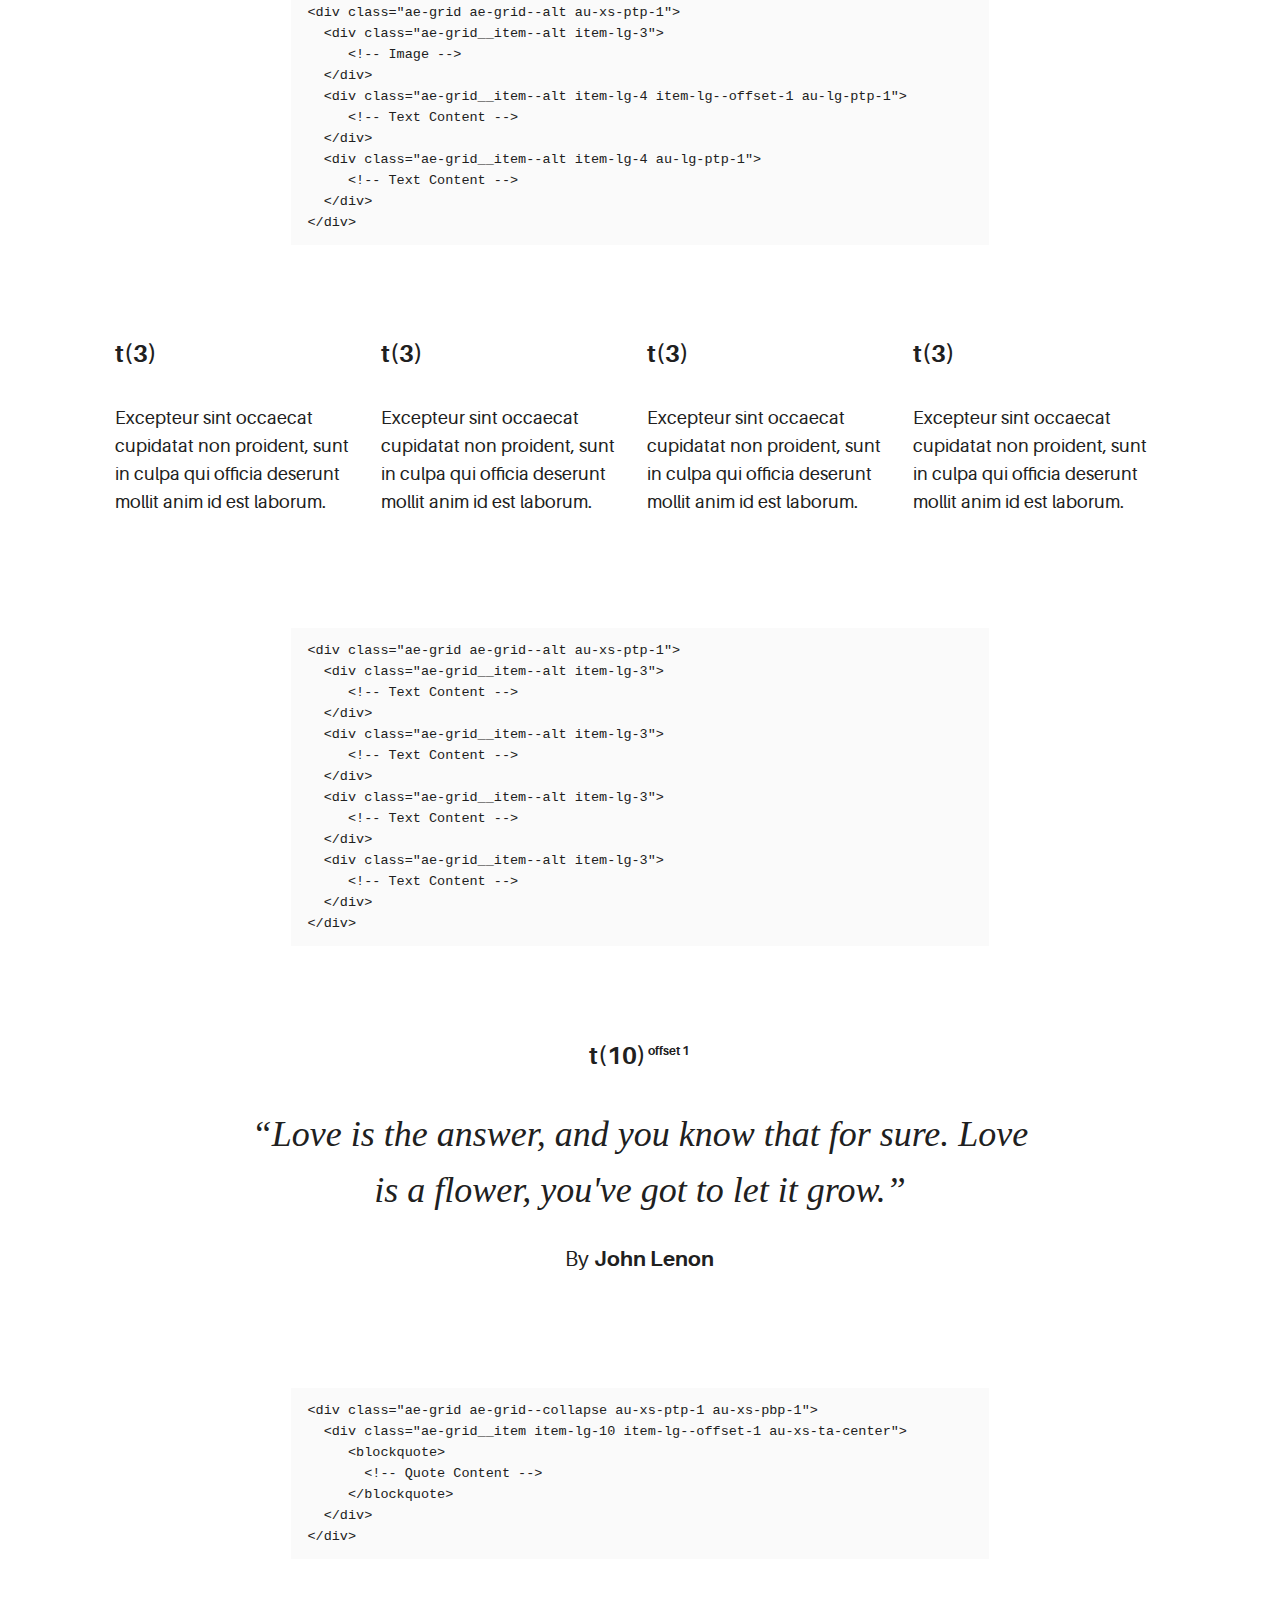
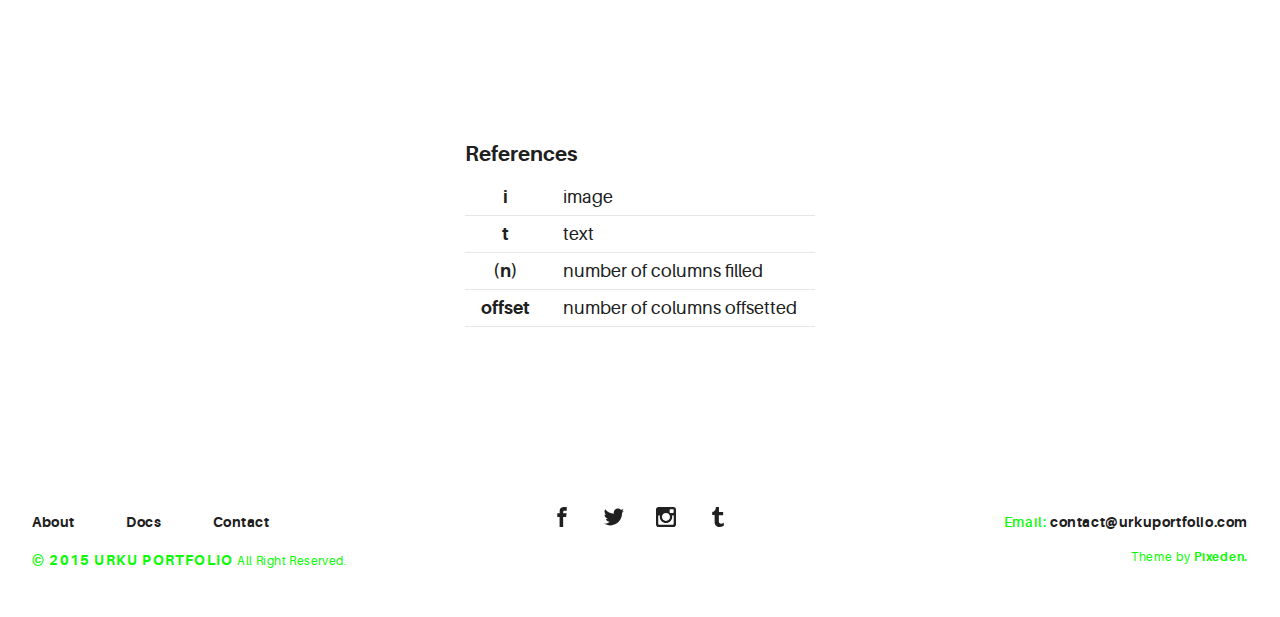
<file: design-styles.html>
<!DOCTYPE html>
<html>
  <head>
    <meta name="viewport" content="width=device-width, initial-scale=1.0">
    <meta charset="UTF-8">
    <title>Urku Portfolio :: Pixeden</title>
    <link rel="icon" type="image/svg+xml" href="assets/img/urku-ico.svg">
    <link rel="stylesheet" href="assets/css/aurora-pack.min.css">
    <link rel="stylesheet" href="assets/css/aurora-theme-base.min.css">
    <link rel="stylesheet" href="assets/css/urku.css">
  </head>
  <body class="top-fixed">
    <header class="ae-container-fluid ae-container-fluid--full rk-header ">
      <input type="checkbox" id="mobile-menu" class="rk-mobile-menu">
      <label for="mobile-menu">
        <svg>
          <use xlink:href="assets/img/symbols.svg#bar"></use>
        </svg>
        <svg>
          <use xlink:href="assets/img/symbols.svg#bar"></use>
        </svg>
        <svg>
          <use xlink:href="assets/img/symbols.svg#bar"></use>
        </svg>
      </label>
      <div class="ae-container-fluid rk-topbar">
        <h1 class="rk-logo"><a href="index.html">urku portfolio<sup>tm</sup></a></h1>
        <nav class="rk-navigation">
          <ul class="rk-menu">
            <li class="rk-menu__item"><a href="index.html" class="rk-menu__link">Home</a>
            </li>
            <li class="rk-menu__item"><a href="portfolio.html" class="rk-menu__link">Portfolio</a>
              <nav class="rk-menu__sub">
                <ul class="rk-container">
                  <li class="rk-menu__item"><a href="portfolio.html" class="rk-menu__link">Flex</a></li>
                  <li class="rk-menu__item"><a href="portfolio-alt.html" class="rk-menu__link">Switch</a></li>
                  <li class="rk-menu__item"><a href="portfolio-raw.html" class="rk-menu__link">Static</a></li>
                  <li class="rk-menu__item"><a href="portfolio-masonry.html" class="rk-menu__link">Masonry</a></li>
                </ul>
              </nav>
            </li>
            <li class="rk-menu__item"><a href="blog.html" class="rk-menu__link">Blog</a>
            </li>
            <li class="active rk-menu__item"><a href="#0" class="rk-menu__link">Pages</a>
              <nav class="rk-menu__sub">
                <ul class="rk-container">
                  <li class="rk-menu__item"><a href="about.html" class="rk-menu__link">About</a></li>
                  <li class="rk-menu__item"><a href="documentation.html" class="rk-menu__link">Documentation</a></li>
                  <li class="rk-menu__item"><a href="design-styles.html" class="rk-menu__link">Design Styles</a></li>
                </ul>
              </nav>
            </li>
            <li class="rk-menu__item"><a href="contact.html" class="rk-menu__link">Contact Us</a>
            </li>
          </ul>
          <form class="rk-search">
            <input type="text" placeholder="Search" id="urku-search" class="rk-search-field">
            <label for="urku-search">
              <svg>
                <use xlink:href="assets/img/symbols.svg#icon-search"></use>
              </svg>
            </label>
          </form>
        </nav>
      </div>
    </header>
    <section class="ae-container-fluid ae-container-fluid--full rk-main">
      <div class="item-inside__meta">
        <h1 class="ae-u-bolder rk-portfolio-title ">Urku Inner Pages</h1>
        <p class="ae-theta rk-portfolio-category ">Design Styles</p>
      </div>
      <div class="ae-container-fluid ae-container-fluid--inner">
        <div class="ae-grid ae-grid--collapse au-xs-ptp-1">
          <div class="ae-grid__item item-lg-5 au-lg-ptp-1">
            <h4 class="ae-u-bolder">t(5) | i(6)<sup class="ae-mi"> offset 1</sup></h4>
            <p>A series of essential stationery format to showcase your branding projects. </p>
            <p>It includes a A6 flyer, A5 folder, A4 horizontal paper and a business card mockup. You can easily put your own graphics and create a new layout according to your needs.</p>
          </div>
          <div class="ae-grid__item item-lg-6 item-lg--offset-1"><img src="assets/img/inner-1.jpg" alt="Urku Portfolio"></div>
        </div>
        <div class="ae-grid au-xs-ptp-1">
          <div class="ae-grid__item item-lg-8 item-lg--offset-2">
            <pre><code>&lt;div class=&quot;ae-grid ae-grid--collapse&quot;&gt; 
  &lt;div class=&quot;ae-grid__item item-lg-5 au-lg-ptp-1&quot;&gt;
     &lt;!-- Text content --&gt;
  &lt;/div&gt;
  &lt;div class=&quot;ae-grid__item item-lg-6 item-lg--offset-1&quot;&gt;
     &lt;!-- Image --&gt;
  &lt;/div&gt;
&lt;/div&gt;</code></pre>
          </div>
        </div>
        <div class="ae-grid ae-grid--collapse au-xs-ptp-1">
          <div class="ae-grid__item item-lg-6"><img src="assets/img/inner-1.jpg" alt="Urku Portfolio"></div>
          <div class="ae-grid__item item-lg-5 au-lg-ptp-1 item-lg--offset-1">
            <h4 class="ae-u-bolder">i(6) | t(5)<sup class="ae-mi"> offset 1</sup></h4>
            <p>A series of essential stationery format to showcase your branding projects. </p>
            <p>It includes a A6 flyer, A5 folder, A4 horizontal paper and a business card mockup. You can easily put your own graphics and create a new layout according to your needs.</p>
          </div>
        </div>
        <div class="ae-grid au-xs-ptp-1">
          <div class="ae-grid__item item-lg-8 item-lg--offset-2">
            <pre><code>&lt;div class=&quot;ae-grid ae-grid--collapse&quot;&gt; 
  &lt;div class=&quot;ae-grid__item item-lg-6&quot;&gt;
     &lt;!-- Image --&gt;
  &lt;/div&gt;
  &lt;div class=&quot;ae-grid__item item-lg-5 au-lg-ptp-1 item-lg--offset-1&quot;&gt;
     &lt;!-- Text content --&gt;
  &lt;/div&gt;
&lt;/div&gt;</code></pre>
          </div>
        </div>
        <div class="ae-grid ae-grid--collapse au-xs-ptp-1">
          <div class="ae-grid__item item-lg-7 au-lg-ptp-1">
            <h4 class="ae-u-bolder">t(7) | i(4)<sup class="ae-mi"> offset 1</sup></h4>
            <p>A series of essential stationery format to showcase your branding projects. </p>
            <p>It includes a A6 flyer, A5 folder, A4 horizontal paper and a business card mockup. You can easily put your own graphics and create a new layout according to your needs.</p>
          </div>
          <div class="ae-grid__item item-lg-4 item-lg--offset-1"><img src="assets/img/inner-1.jpg" alt="Urku Portfolio"></div>
        </div>
        <div class="ae-grid au-xs-ptp-1">
          <div class="ae-grid__item item-lg-8 item-lg--offset-2">
            <pre><code>&lt;div class=&quot;ae-grid ae-grid--collapse&quot;&gt; 
  &lt;div class=&quot;ae-grid__item item-lg-7 au-lg-ptp-1&quot;&gt;
     &lt;!-- Text content --&gt;
  &lt;/div&gt;
  &lt;div class=&quot;ae-grid__item item-lg-4 item-lg--offset-1&quot;&gt;
     &lt;!-- Image --&gt;
  &lt;/div&gt;
&lt;/div&gt;</code></pre>
          </div>
        </div>
        <div class="ae-grid ae-grid--collapse au-xs-ptp-1">
          <div class="ae-grid__item item-lg-8"><img src="assets/img/inner-1.jpg" alt="Urku Portfolio"></div>
          <div class="ae-grid__item item-lg-3 item-lg--offset-1 au-lg-ptp-1">
            <h4 class="ae-u-bolder">i(8) | t(3)<sup class="ae-mi"> offset 1</sup></h4>
            <p>Lorem ipsum dolor sit amet, consectetur adipiscing elit, sed do eiusmod tempor incididunt ut labore et dolore magna aliqua. </p>
            <p>Ut enim ad minim veniam, quis nostrud exercitation ullamco laboris nisi ut aliquip ex ea commodo consequat. Duis aute irure dolor in reprehenderit in voluptate velit esse cillum dolore eu fugiat nulla pariatur. </p>
          </div>
        </div>
        <div class="ae-grid au-xs-ptp-1">
          <div class="ae-grid__item item-lg-8 item-lg--offset-2">
            <pre><code>&lt;div class=&quot;ae-grid ae-grid--collapse&quot;&gt; 
  &lt;div class=&quot;ae-grid__item item-lg-8&quot;&gt;
     &lt;!-- Image --&gt;
  &lt;/div&gt;
  &lt;div class=&quot;ae-grid__item item-lg-3 item-lg--offset-1 au-lg-ptp-1&quot;&gt;
     &lt;!-- Text content --&gt;
  &lt;/div&gt;
&lt;/div&gt;</code></pre>
          </div>
        </div>
        <div class="ae-grid ae-grid--collapse au-xs-ptp-1 au-xs-pbp-1">
          <div class="ae-grid__item item-lg-8 item-lg--offset-2">
            <h4 class="ae-u-bolder">t(8)<sup class="ae-mi"> offset 2</sup></h4>
            <p class="ae-eta">Excepteur sint occaecat cupidatat non proident, sunt in culpa qui officia deserunt mollit anim id est laborum.</p>
            <p class="ae-eta">Sed ut perspiciatis unde omnis iste natus error sit voluptatem accusantium doloremque laudantium, totam rem aperiam, eaque ipsa quae ab illo inventore veritatis.</p>
          </div>
        </div>
        <div class="ae-grid">
          <div class="ae-grid__item item-lg-8 item-lg--offset-2">
            <pre><code>&lt;div class=&quot;ae-grid ae-grid--collapse au-xs-ptp-1 au-xs-pbp-1&quot;&gt; 
  &lt;div class=&quot;ae-grid__item item-lg-8.item-lg--offset-2&quot;&gt;
     &lt;!-- Text Centered --&gt;
  &lt;/div&gt;
&lt;/div&gt;</code></pre>
          </div>
        </div>
        <div class="ae-grid ae-grid--collapse au-xs-ptp-1">
          <div class="ae-grid__item item-lg--auto au-xs-ta-right"><img src="assets/img/project-1.jpg" alt="Urku Portfolio">
            <h4 class="ae-u-bolder">i(12)</h4>
          </div>
        </div>
        <div class="ae-grid">
          <div class="ae-grid__item item-lg-8 item-lg--offset-2">
            <pre><code>&lt;div class=&quot;ae-grid ae-grid--collapse&quot;&gt; 
  &lt;div class=&quot;ae-grid__item item-lg--auto au-xs-ta-right&quot;&gt;
     &lt;!-- Image Centered --&gt;
  &lt;/div&gt;
&lt;/div&gt;</code></pre>
          </div>
        </div>
        <div class="ae-grid ae-grid--alt au-xs-ptp-1">
          <div class="ae-grid__item--alt item-lg-5 item-lg--offset-1">
            <h4 class="ae-u-bolder">t(5)<sup class="ae-mi"> offset 1</sup></h4>
            <p>Excepteur sint occaecat cupidatat non proident, sunt in culpa qui officia deserunt mollit anim id est laborum.</p>
            <p>Sed ut perspiciatis unde omnis iste natus error sit voluptatem accusantium doloremque laudantium, totam rem aperiam, eaque ipsa quae ab illo inventore veritatis.</p>
          </div>
          <div class="ae-grid__item--alt item-lg-5">
            <h4 class="ae-u-bolder">t(5)</h4>
            <p>Excepteur sint occaecat cupidatat non proident, sunt in culpa qui officia deserunt mollit anim id est laborum.</p>
            <p>Sed ut perspiciatis unde omnis iste natus error sit voluptatem accusantium doloremque laudantium, totam rem aperiam, eaque ipsa quae ab illo inventore veritatis.</p>
          </div>
        </div>
        <div class="ae-grid au-xs-ptp-1">
          <div class="ae-grid__item item-lg-8 item-lg--offset-2">
            <pre><code>&lt;div class=&quot;ae-grid ae-grid--alt au-xs-ptp-1&quot;&gt; 
  &lt;div class=&quot;ae-grid__item--alt item-lg-5 item-lg--offset-1&quot;&gt;
     &lt;!-- Text Content --&gt;
  &lt;/div&gt;
  &lt;div class=&quot;ae-grid__item--alt item-lg-5&quot;&gt;
     &lt;!-- Text Content --&gt;
  &lt;/div&gt;
&lt;/div&gt;</code></pre>
          </div>
        </div>
        <div class="ae-grid ae-grid--alt au-xs-ptp-1">
          <div class="ae-grid__item--alt item-lg-4">
            <h4 class="ae-u-bolder">t(4)</h4>
            <p>Excepteur sint occaecat cupidatat non proident, sunt in culpa qui officia deserunt mollit anim id est laborum.</p>
            <p>Sed ut perspiciatis unde omnis iste natus error sit voluptatem accusantium doloremque laudantium, totam rem aperiam, eaque ipsa quae ab illo inventore veritatis.</p>
          </div>
          <div class="ae-grid__item--alt item-lg-4">
            <h4 class="ae-u-bolder">t(4)</h4>
            <p>Excepteur sint occaecat cupidatat non proident, sunt in culpa qui officia deserunt mollit anim id est laborum.</p>
            <p>Sed ut perspiciatis unde omnis iste natus error sit voluptatem accusantium doloremque laudantium, totam rem aperiam, eaque ipsa quae ab illo inventore veritatis.</p>
          </div>
          <div class="ae-grid__item--alt item-lg-4">
            <h4 class="ae-u-bolder">t(4)</h4>
            <p>Excepteur sint occaecat cupidatat non proident, sunt in culpa qui officia deserunt mollit anim id est laborum.</p>
            <p>Sed ut perspiciatis unde omnis iste natus error sit voluptatem accusantium doloremque laudantium, totam rem aperiam, eaque ipsa quae ab illo inventore veritatis.</p>
          </div>
        </div>
        <div class="ae-grid au-xs-ptp-1">
          <div class="ae-grid__item item-lg-8 item-lg--offset-2">
            <pre><code>&lt;div class=&quot;ae-grid ae-grid--alt au-xs-ptp-1&quot;&gt; 
  &lt;div class=&quot;ae-grid__item--alt item-lg-4&quot;&gt;
     &lt;!-- Text Content --&gt;
  &lt;/div&gt;
  &lt;div class=&quot;ae-grid__item--alt item-lg-4&quot;&gt;
     &lt;!-- Text Content --&gt;
  &lt;/div&gt;
  &lt;div class=&quot;ae-grid__item--alt item-lg-4&quot;&gt;
     &lt;!-- Text Content --&gt;
  &lt;/div&gt;
&lt;/div&gt;</code></pre>
          </div>
        </div>
        <div class="ae-grid ae-grid--alt au-xs-ptp-1">
          <div class="ae-grid__item--alt item-lg-4 au-lg-ptp-1">
            <h4 class="ae-u-bolder">t(4)</h4>
            <p>Excepteur sint occaecat cupidatat non proident, sunt in culpa qui officia deserunt mollit.</p>
          </div>
          <div class="ae-grid__item--alt item-lg-4 au-lg-ptp-1">
            <h4 class="ae-u-bolder">t(4) i(3)<sup class="ae-mi"> offset 1</sup></h4>
            <p>Excepteur sint occaecat cupidatat non proident, sunt in culpa qui officia deserunt mollit.</p>
          </div>
          <div class="ae-grid__item--alt item-lg-3 item-lg--offset-1"><img src="assets/img/inner-4.jpg" alt="Urku Portfolio"></div>
        </div>
        <div class="ae-grid au-xs-ptp-1">
          <div class="ae-grid__item item-lg-8 item-lg--offset-2">
            <pre><code>&lt;div class=&quot;ae-grid ae-grid--alt au-xs-ptp-1&quot;&gt; 
  &lt;div class=&quot;ae-grid__item--alt item-lg-4 au-lg-ptp-1&quot;&gt;
     &lt;!-- Text Content --&gt;
  &lt;/div&gt;
  &lt;div class=&quot;ae-grid__item--alt item-lg-4 au-lg-ptp-1&quot;&gt;
     &lt;!-- Text Content --&gt;
  &lt;/div&gt;
  &lt;div class=&quot;ae-grid__item--alt item-lg-3 item-lg--offset-1&quot;&gt;
     &lt;!-- Image --&gt;
  &lt;/div&gt;
&lt;/div&gt;</code></pre>
          </div>
        </div>
        <div class="ae-grid ae-grid--alt au-xs-ptp-1">
          <div class="ae-grid__item--alt item-lg-3"><img src="assets/img/inner-4.jpg" alt="Urku Portfolio"></div>
          <div class="ae-grid__item--alt item-lg-4 item-lg--offset-1 au-lg-ptp-1">
            <h4 class="ae-u-bolder">i(3) t(4)<sup class="ae-mi"> offset 1 </sup></h4>
            <p>Excepteur sint occaecat cupidatat non proident, sunt in culpa qui officia deserunt mollit.</p>
          </div>
          <div class="ae-grid__item--alt item-lg-4 au-lg-ptp-1">
            <h4 class="ae-u-bolder">t(4)</h4>
            <p>Excepteur sint occaecat cupidatat non proident, sunt in culpa qui officia deserunt mollit.</p>
          </div>
        </div>
        <div class="ae-grid au-xs-ptp-1">
          <div class="ae-grid__item item-lg-8 item-lg--offset-2">
            <pre><code>&lt;div class=&quot;ae-grid ae-grid--alt au-xs-ptp-1&quot;&gt; 
  &lt;div class=&quot;ae-grid__item--alt item-lg-3&quot;&gt;
     &lt;!-- Image --&gt;
  &lt;/div&gt;
  &lt;div class=&quot;ae-grid__item--alt item-lg-4 item-lg--offset-1 au-lg-ptp-1&quot;&gt;
     &lt;!-- Text Content --&gt;
  &lt;/div&gt;
  &lt;div class=&quot;ae-grid__item--alt item-lg-4 au-lg-ptp-1&quot;&gt;
     &lt;!-- Text Content --&gt;
  &lt;/div&gt;
&lt;/div&gt;</code></pre>
          </div>
        </div>
        <div class="ae-grid ae-grid--alt au-xs-ptp-1">
          <div class="ae-grid__item--alt item-lg-3">
            <h4 class="ae-u-bolder">t(3)</h4>
            <p>Excepteur sint occaecat cupidatat non proident, sunt in culpa qui officia deserunt mollit anim id est laborum.</p>
          </div>
          <div class="ae-grid__item--alt item-lg-3">
            <h4 class="ae-u-bolder">t(3)</h4>
            <p>Excepteur sint occaecat cupidatat non proident, sunt in culpa qui officia deserunt mollit anim id est laborum.</p>
          </div>
          <div class="ae-grid__item--alt item-lg-3">
            <h4 class="ae-u-bolder">t(3)</h4>
            <p>Excepteur sint occaecat cupidatat non proident, sunt in culpa qui officia deserunt mollit anim id est laborum.</p>
          </div>
          <div class="ae-grid__item--alt item-lg-3">
            <h4 class="ae-u-bolder">t(3)</h4>
            <p>Excepteur sint occaecat cupidatat non proident, sunt in culpa qui officia deserunt mollit anim id est laborum.</p>
          </div>
        </div>
        <div class="ae-grid au-xs-ptp-1">
          <div class="ae-grid__item item-lg-8 item-lg--offset-2">
            <pre><code>&lt;div class=&quot;ae-grid ae-grid--alt au-xs-ptp-1&quot;&gt; 
  &lt;div class=&quot;ae-grid__item--alt item-lg-3&quot;&gt;
     &lt;!-- Text Content --&gt;
  &lt;/div&gt;
  &lt;div class=&quot;ae-grid__item--alt item-lg-3&quot;&gt;
     &lt;!-- Text Content --&gt;
  &lt;/div&gt;
  &lt;div class=&quot;ae-grid__item--alt item-lg-3&quot;&gt;
     &lt;!-- Text Content --&gt;
  &lt;/div&gt;
  &lt;div class=&quot;ae-grid__item--alt item-lg-3&quot;&gt;
     &lt;!-- Text Content --&gt;
  &lt;/div&gt;
&lt;/div&gt;</code></pre>
          </div>
        </div>
        <div class="ae-grid ae-grid--collapse au-xs-ptp-1 au-xs-ptb-1">
          <div class="ae-grid__item item-lg-10 item-lg--offset-1 au-xs-ta-center">
            <h4 class="ae-u-bolder">t(10)<sup class="ae-mi"> offset 1 </sup></h4>
            <blockquote>
              <p class="ae-delta au-italic">“Love is the answer, and you know that for sure. Love is a flower, you've got to let it grow.”</p>
              <footer> 
                <p class="ae-theta">By <span class="ae-u-bolder">John Lenon</span></p>
              </footer>
            </blockquote>
          </div>
        </div>
        <div class="ae-grid au-xs-ptp-1">
          <div class="ae-grid__item item-lg-8 item-lg--offset-2">
            <pre><code>&lt;div class=&quot;ae-grid ae-grid--collapse au-xs-ptp-1 au-xs-pbp-1&quot;&gt; 
  &lt;div class=&quot;ae-grid__item item-lg-10 item-lg--offset-1 au-xs-ta-center&quot;&gt;
     &lt;blockquote&gt;
       &lt;!-- Quote Content --&gt;
     &lt;/blockquote&gt;
  &lt;/div&gt;
&lt;/div&gt;</code></pre>
          </div>
        </div>
        <div class="ae-grid ae-grid--collapse au-xs-ptp-2 au-xs-ptb-1">
          <div class="ae-grid__item item-lg-4 item-lg--offset-4">
            <h5 class="ae-u-bolder">References</h5>
            <table class="ae-table">
              <tbody>
                <tr>
                  <td class="au-xs-ta-center ae-u-bolder">i</td>
                  <td>image</td>
                </tr>
                <tr>
                  <td class="au-xs-ta-center ae-u-bolder">t</td>
                  <td>text</td>
                </tr>
                <tr>
                  <td class="au-xs-ta-center ae-u-bolder">(n)</td>
                  <td>number of columns filled</td>
                </tr>
                <tr>
                  <td class="au-xs-ta-center ae-u-bolder">offset</td>
                  <td>number of columns offsetted</td>
                </tr>
              </tbody>
            </table>
          </div>
        </div>
      </div>
    </section>
    <footer class="ae-container-fluid rk-footer ">
      <div class="ae-grid ae-grid--collapse">
        <div class="ae-grid__item item-lg-4 au-xs-ta-center au-lg-ta-left">
          <ul class="rk-menu rk-footer-menu">
            <li class="rk-menu__item"><a href="about.html" class="rk-menu__link">About</a>
            </li>
            <li class="rk-menu__item"><a href="documentation.html" class="rk-menu__link">Docs</a>
            </li>
            <li class="rk-menu__item"><a href="contact.html" class="rk-menu__link">Contact</a>
            </li>
          </ul>
          <p class="rk-footer__text rk-footer__copy "> <span class="ae-u-bold">© </span><span class="ae-u-bolder">2015 URKU PORTFOLIO </span>All Right Reserved.</p>
        </div>
        <div class="ae-grid__item item-lg-4 au-xs-ta-center"><a href="#0" class="rk-social-btn ">
            <svg>
              <use xlink:href="assets/img/symbols.svg#icon-facebook"></use>
            </svg></a><a href="#0" class="rk-social-btn ">
            <svg>
              <use xlink:href="assets/img/symbols.svg#icon-twitter"></use>
            </svg></a><a href="#0" class="rk-social-btn ">
            <svg>
              <use xlink:href="assets/img/symbols.svg#icon-pinterest"></use>
            </svg></a><a href="#0" class="rk-social-btn ">
            <svg>
              <use xlink:href="assets/img/symbols.svg#icon-tumblr"></use>
            </svg></a></div>
        <div class="ae-grid__item item-lg-4 au-xs-ta-center au-lg-ta-right">
          <p class="rk-footer__text rk-footer__contact "> <span class="ae-u-bold">Email: </span><span class="ae-u-bolder"> <a href="#0" class="rk-dark-color ">contact@urkuportfolio.com </a></span></p>
          <p class="rk-footer__text rk-footer__by">Theme by <a href="http://pixeden.com" class="ae-u-bolder">Pixeden.</a></p>
        </div>
      </div>
    </footer>
    <script src="assets/js/svg4everybody.min.js"></script>
    <script>svg4everybody();</script>
    <script src="assets/js/main.min.js"></script>
    <script>
      //- Select Code
      var pres = document.querySelectorAll('pre');
      [].slice.call(pres).forEach(function(elem, index){
        pres[index].addEventListener('click', function(){
          SelectText(this)
        })
      })
    </script>
  </body>
</html>
</file>
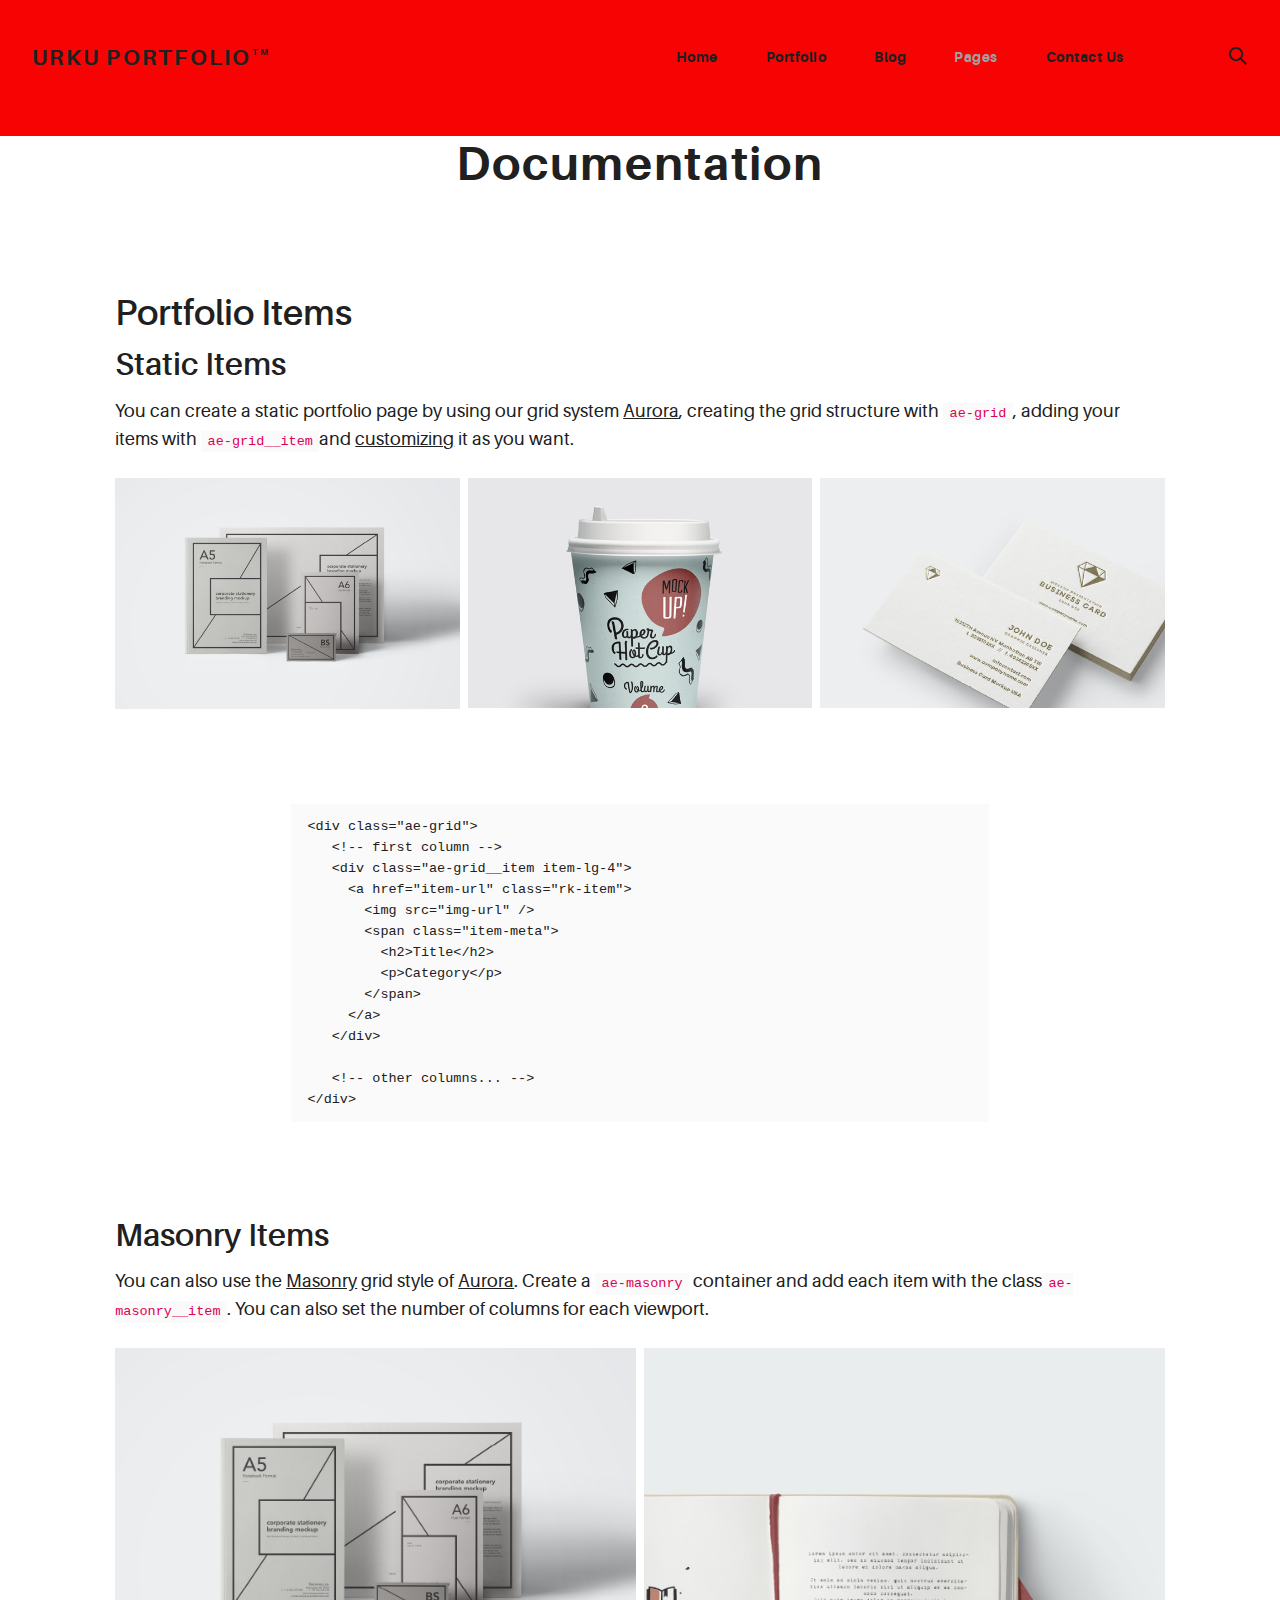
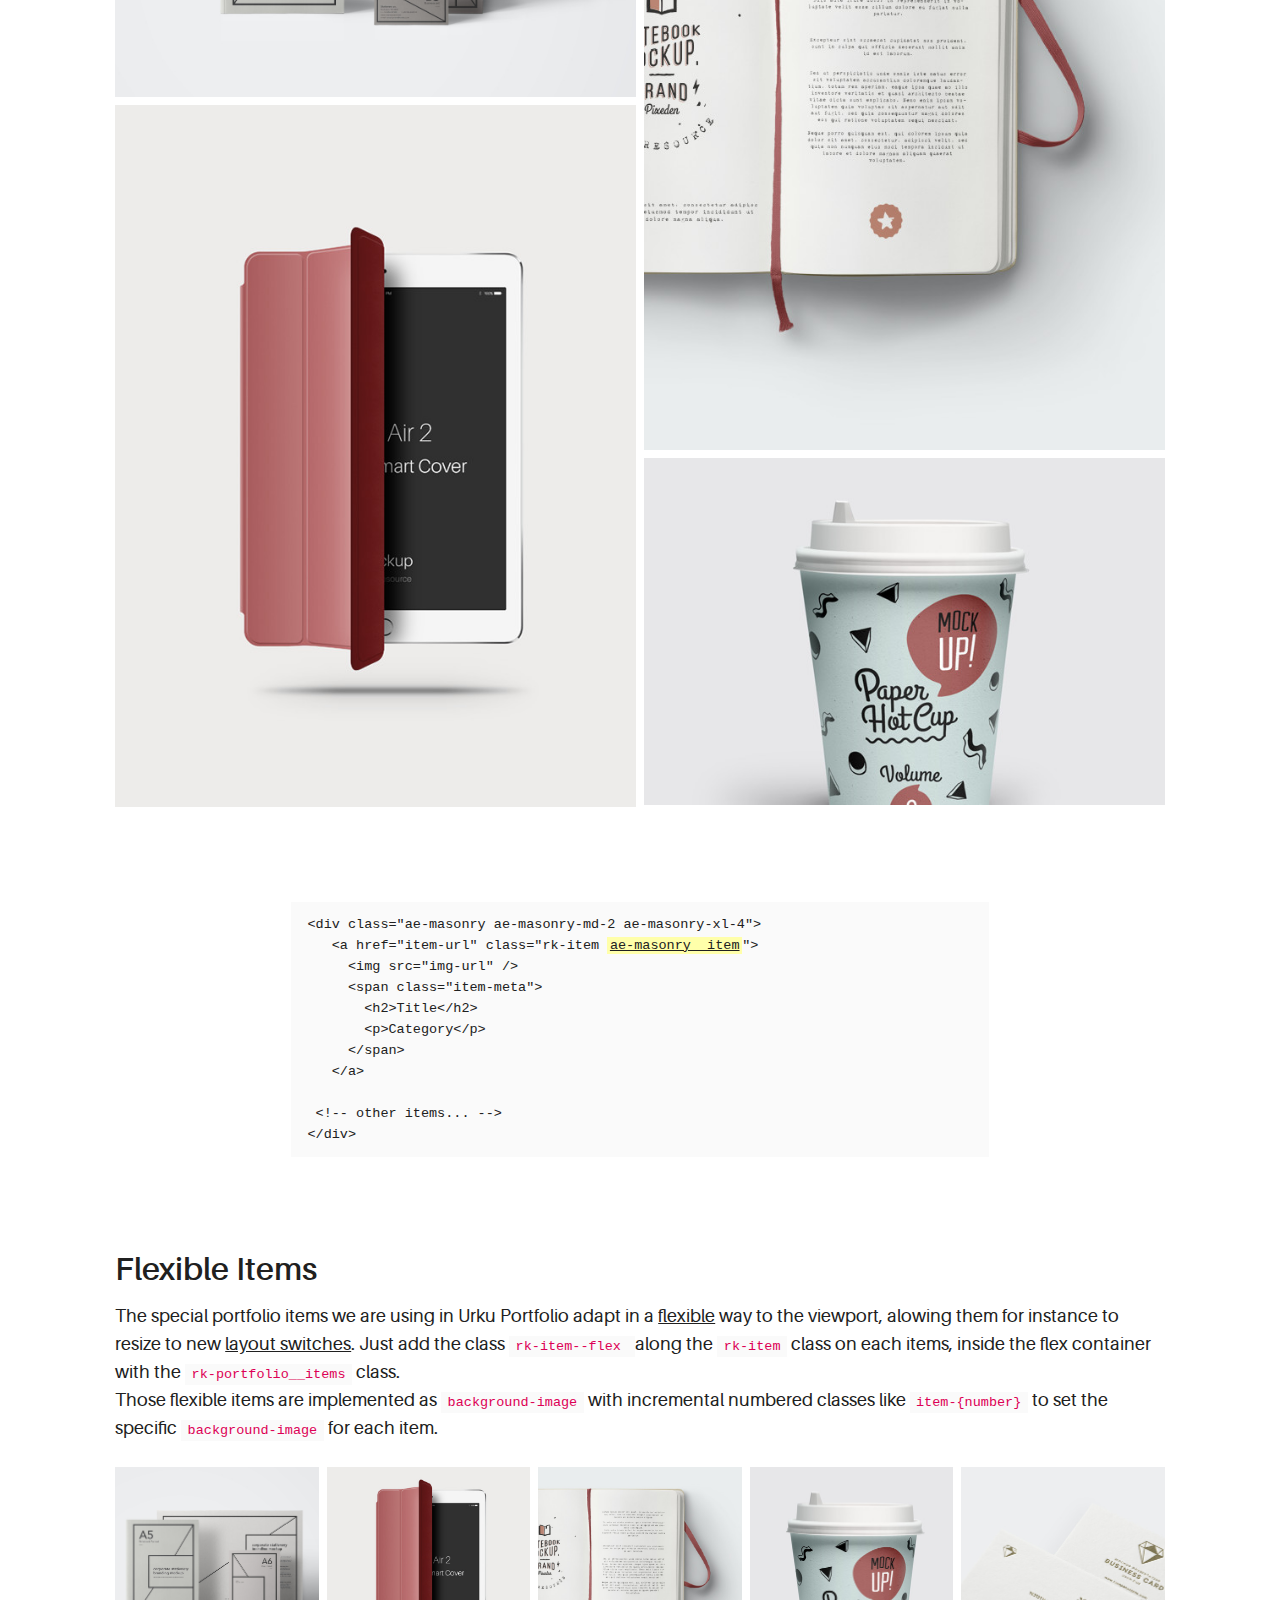
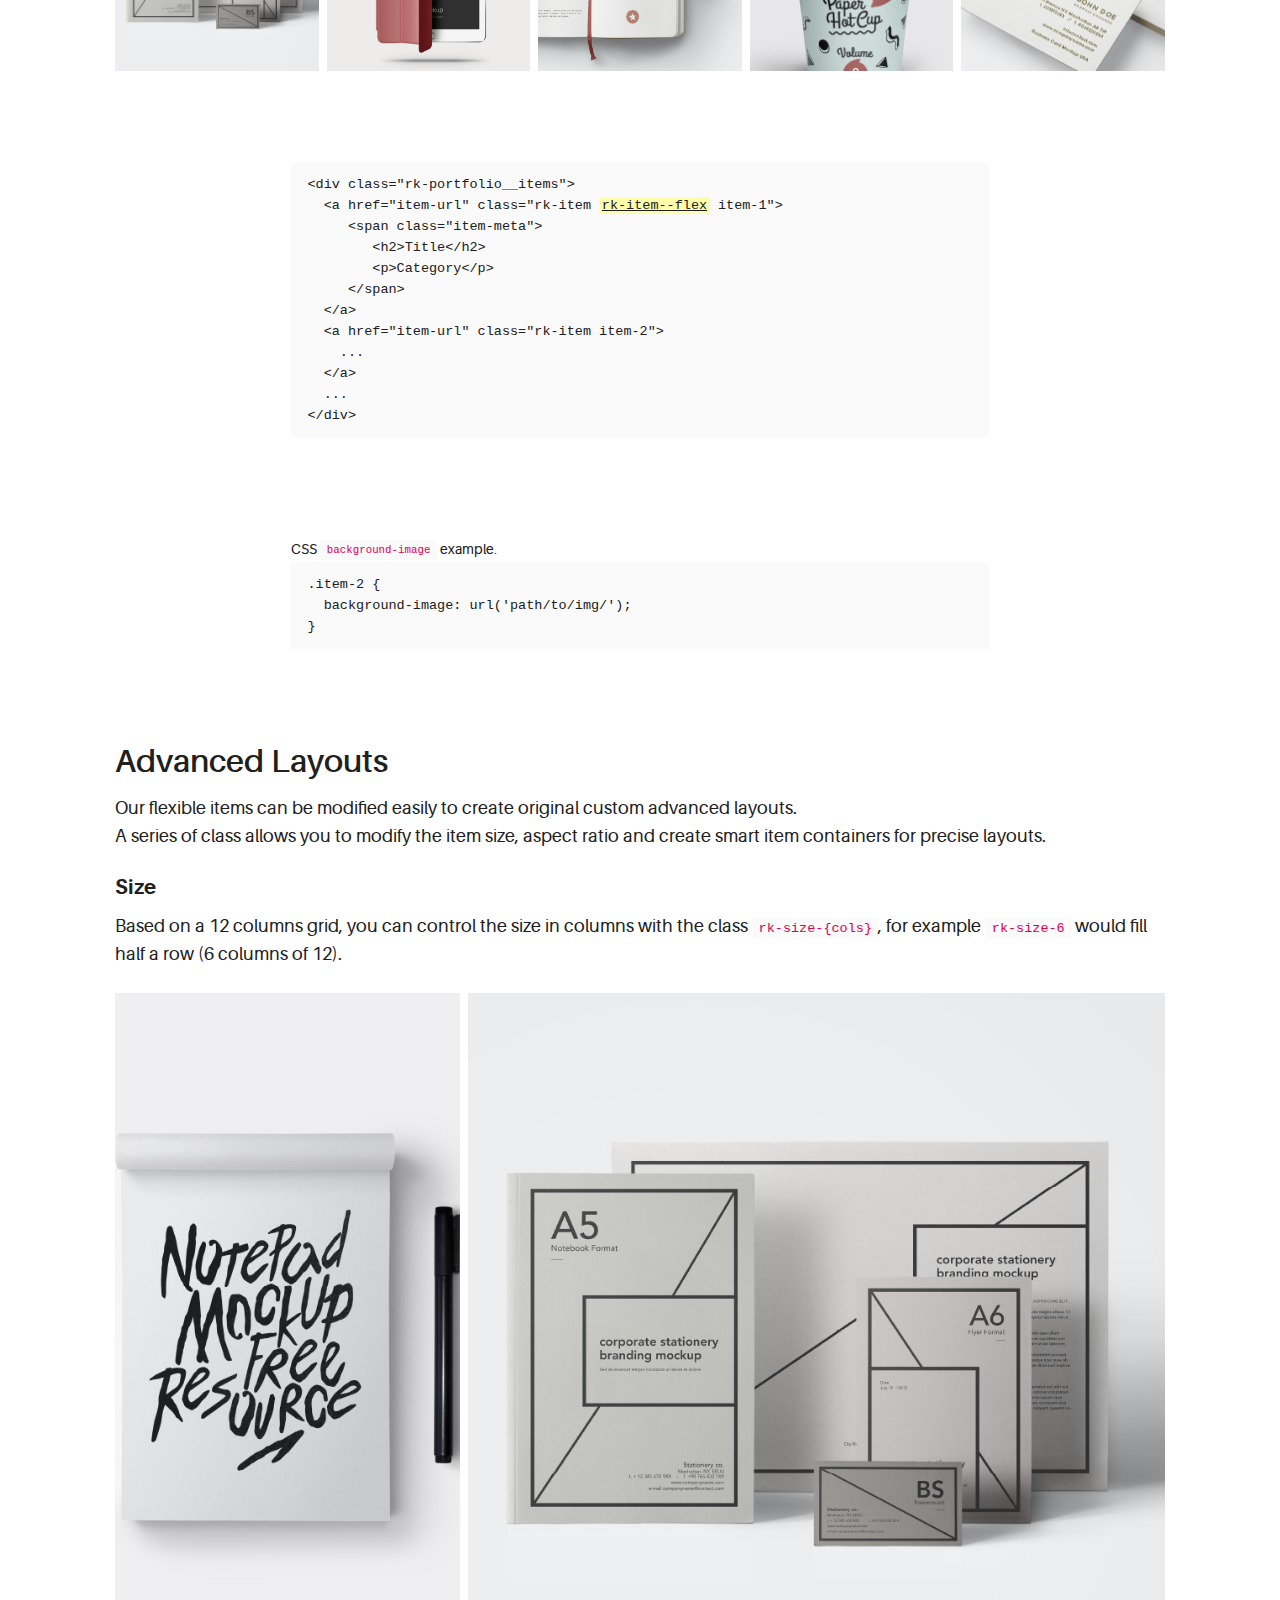
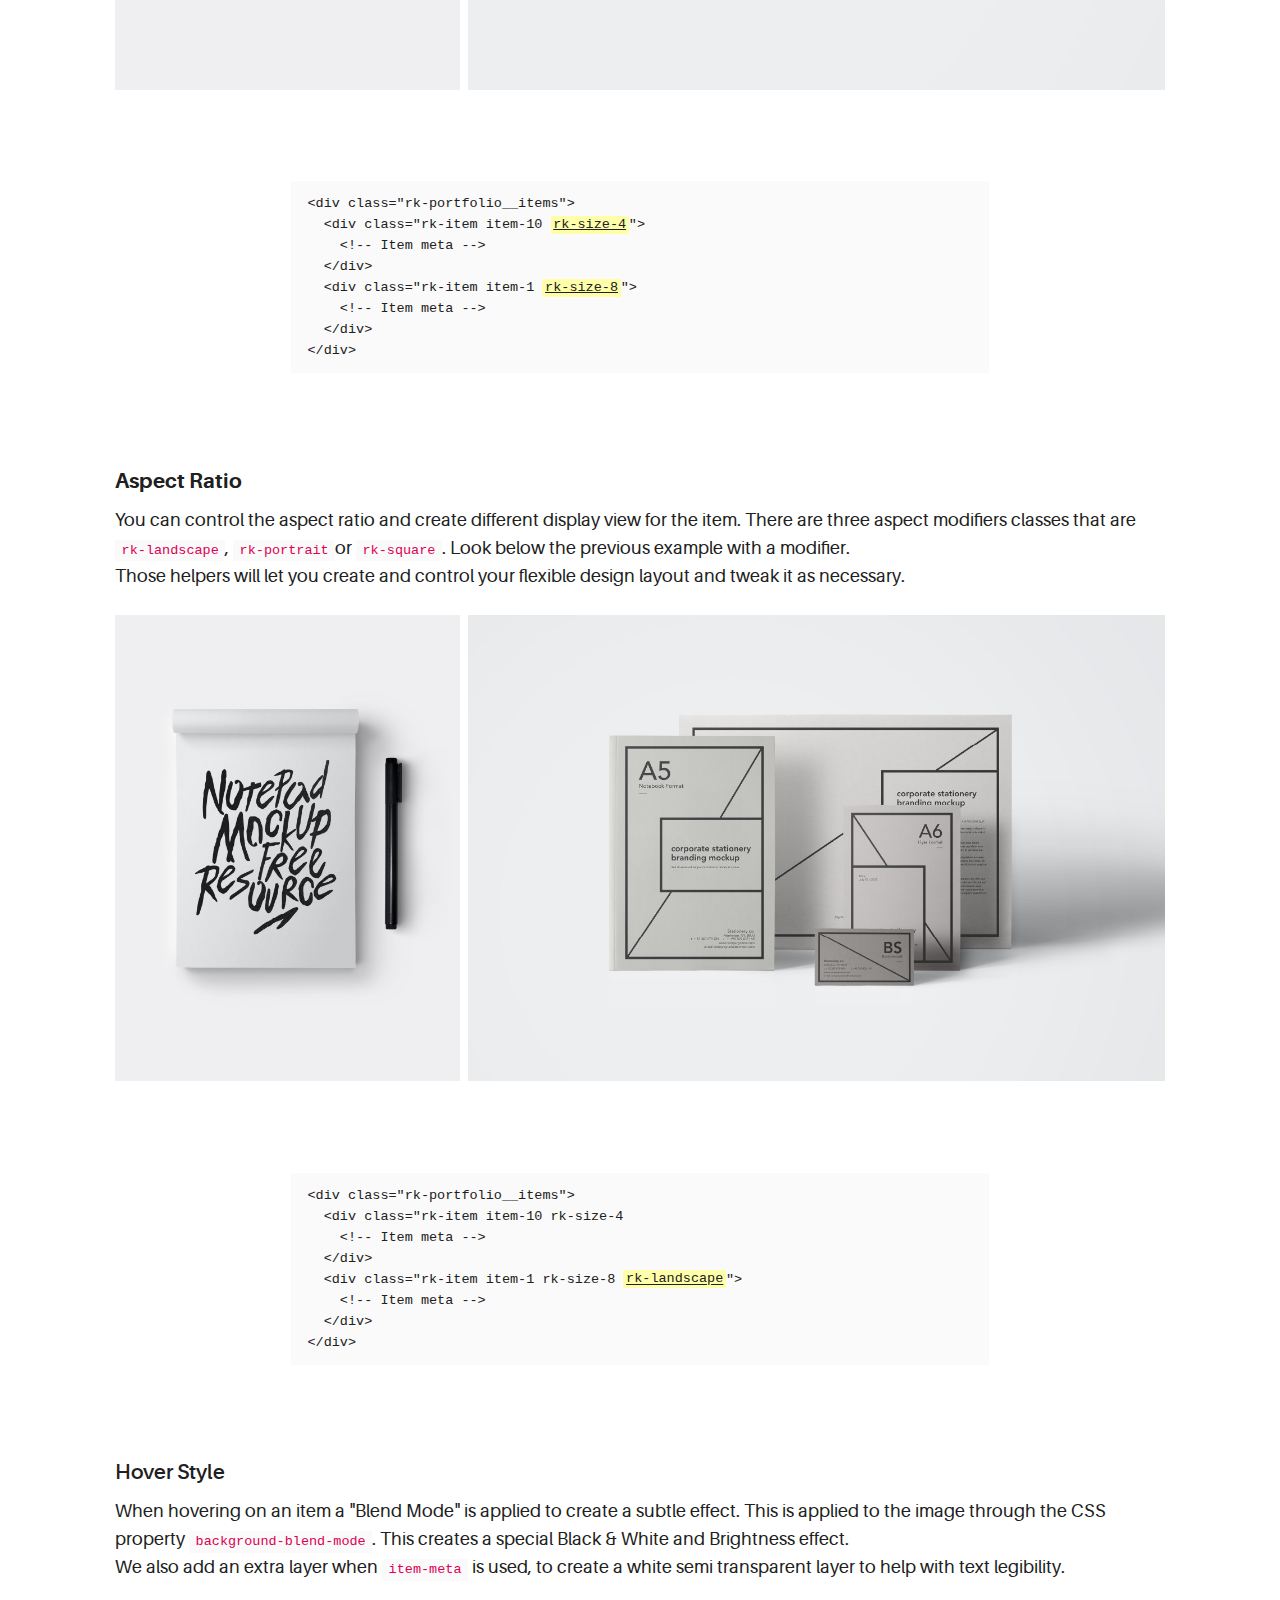
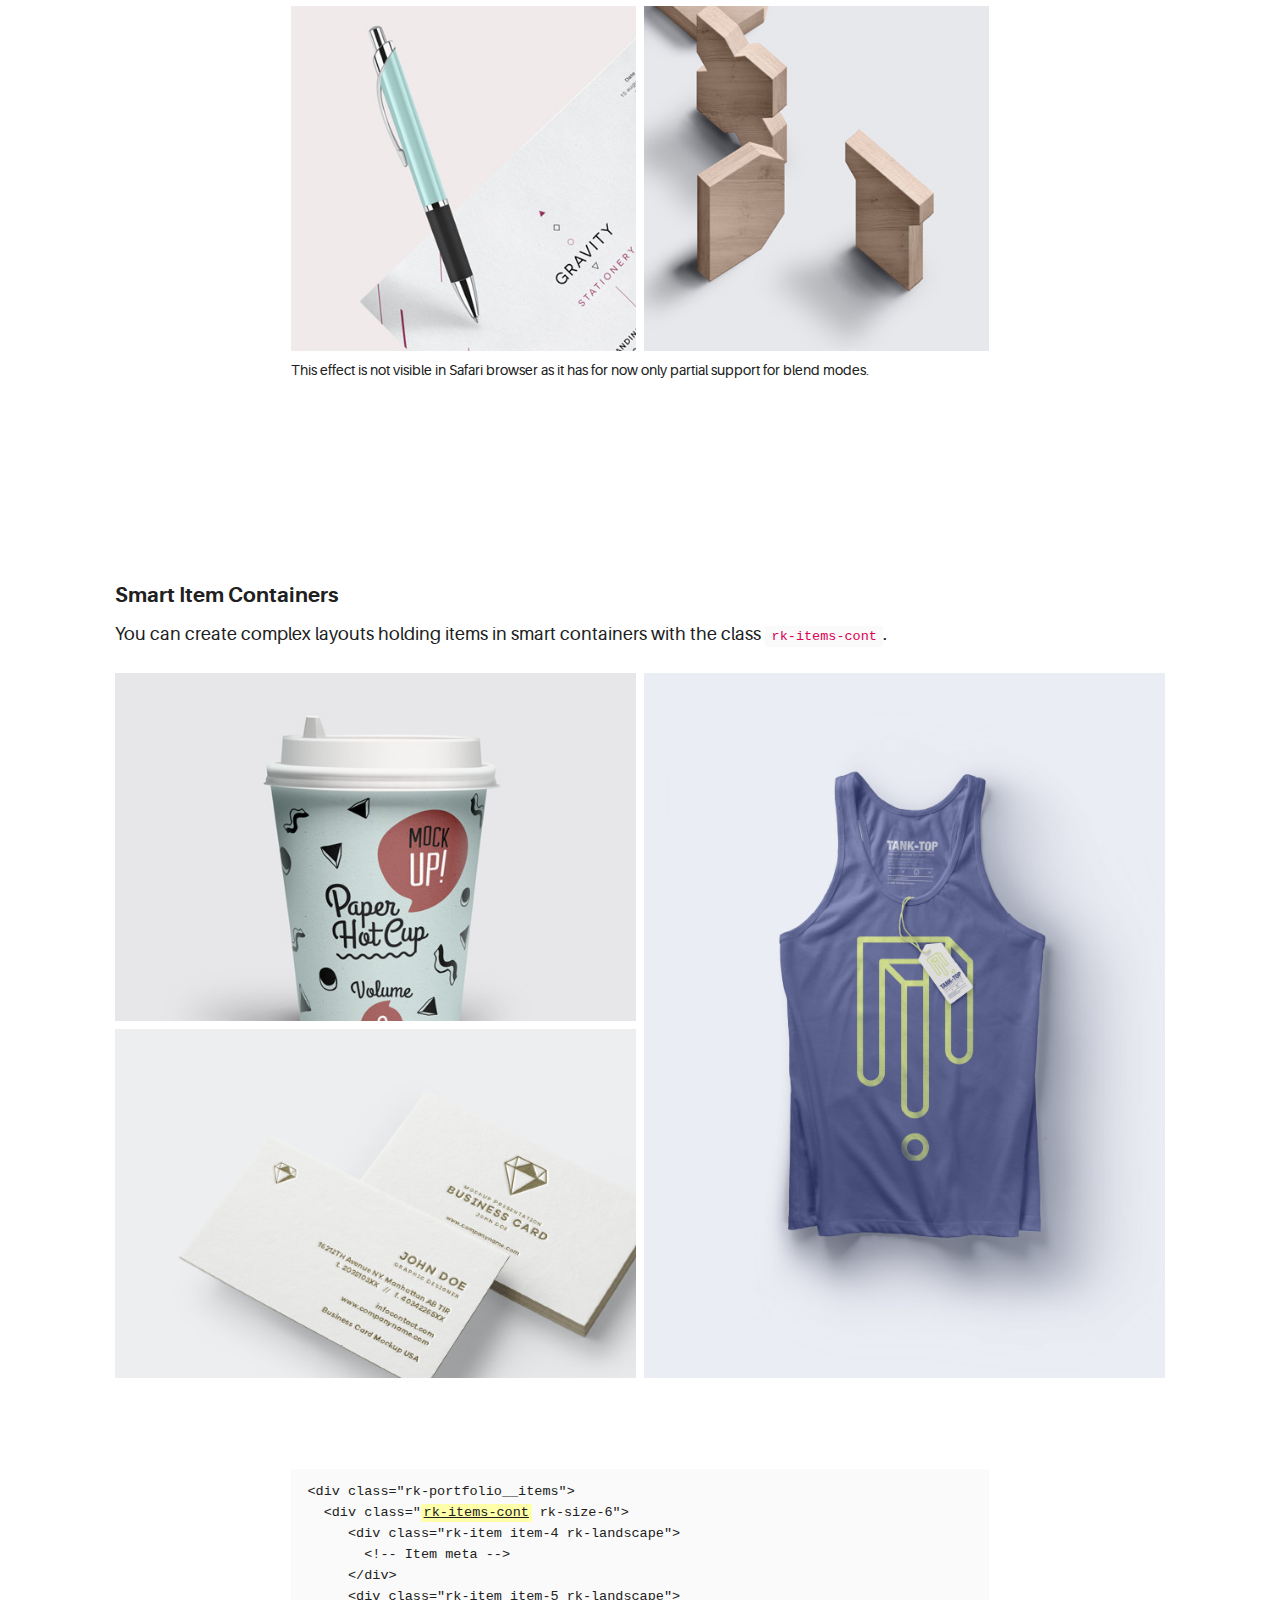
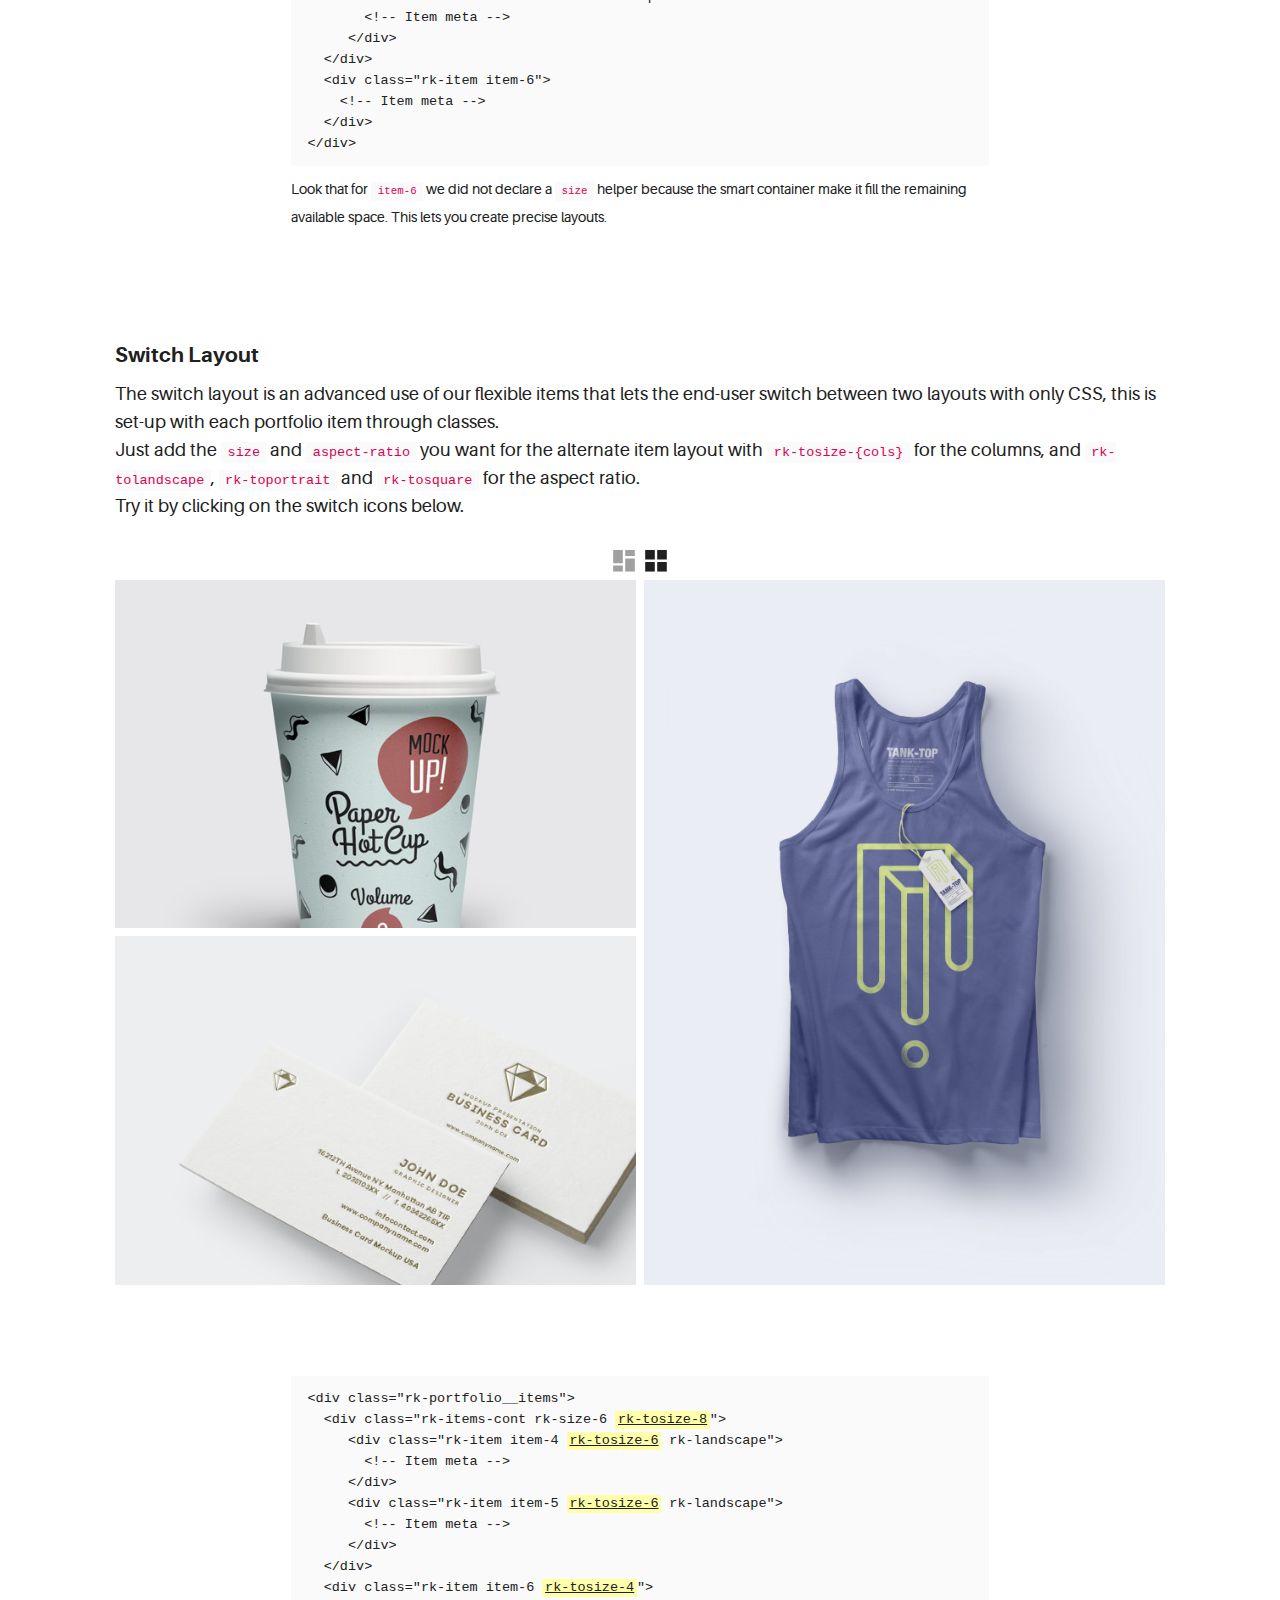
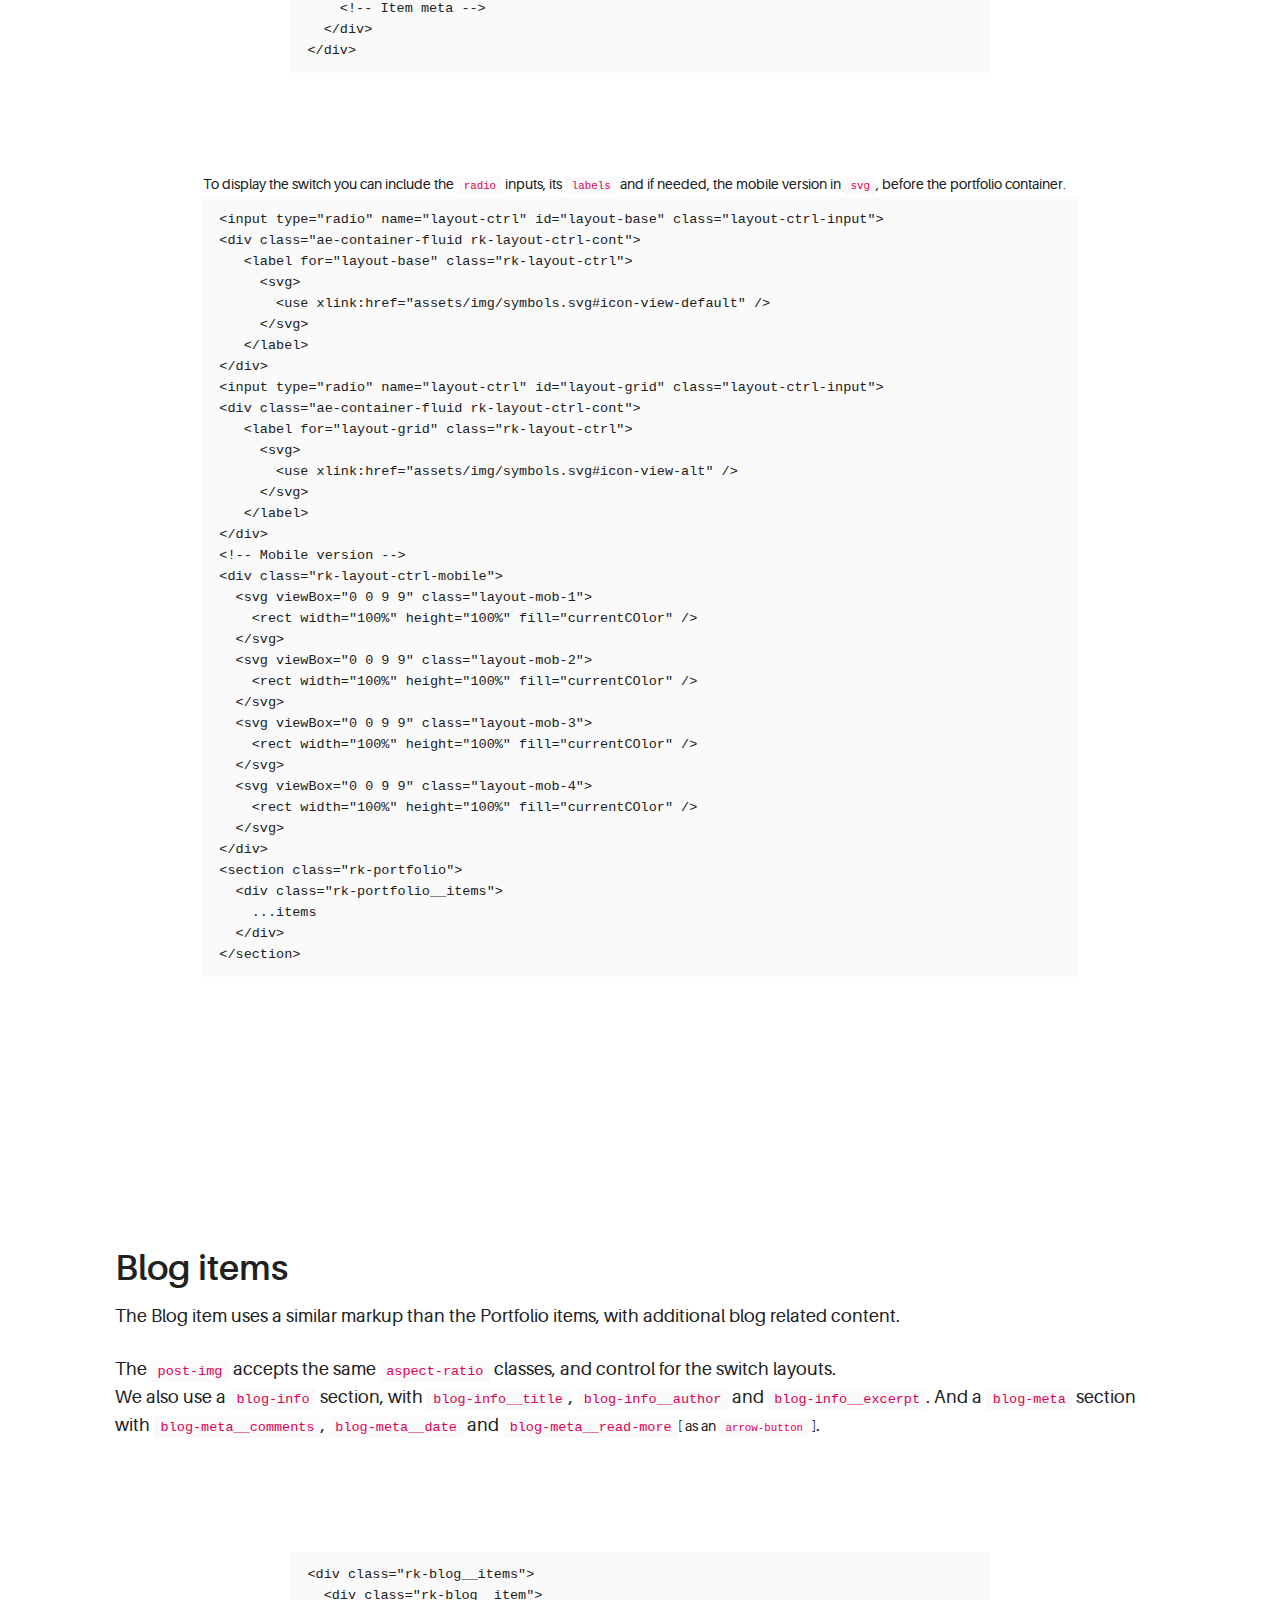
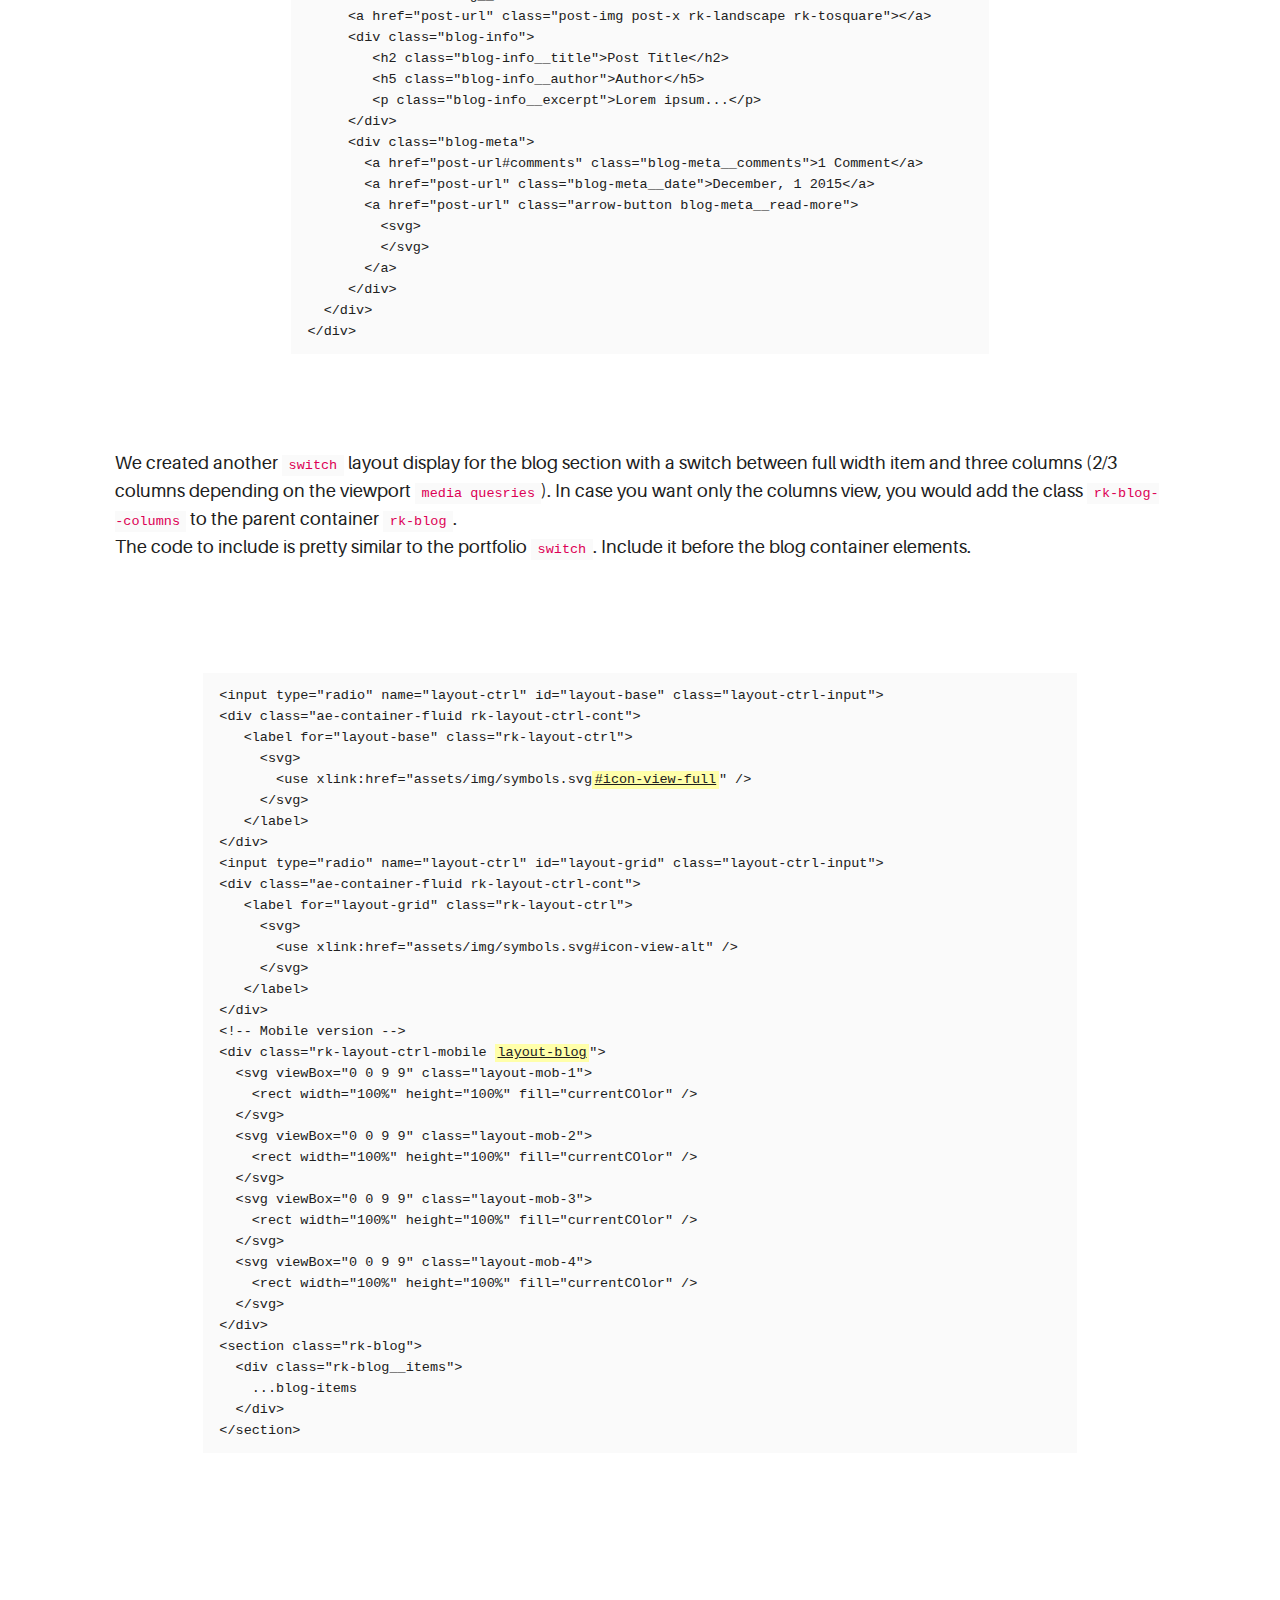
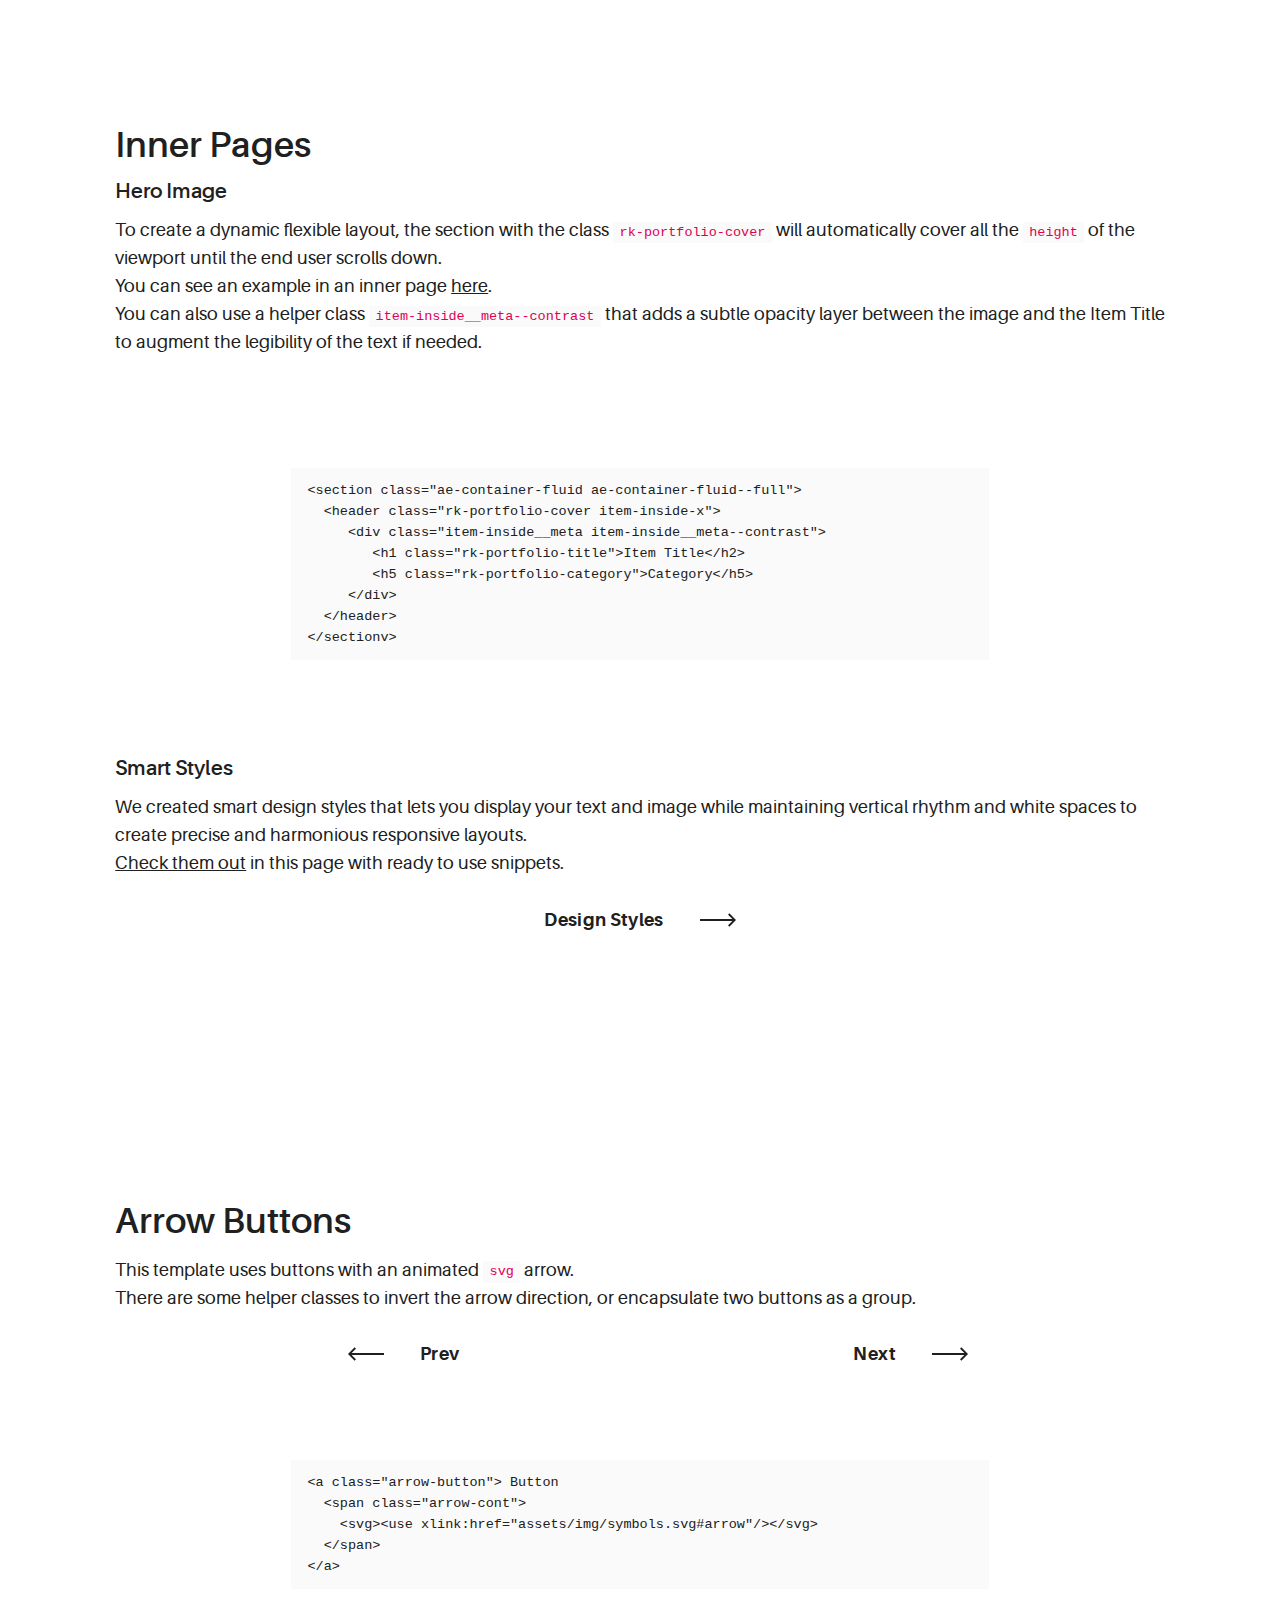
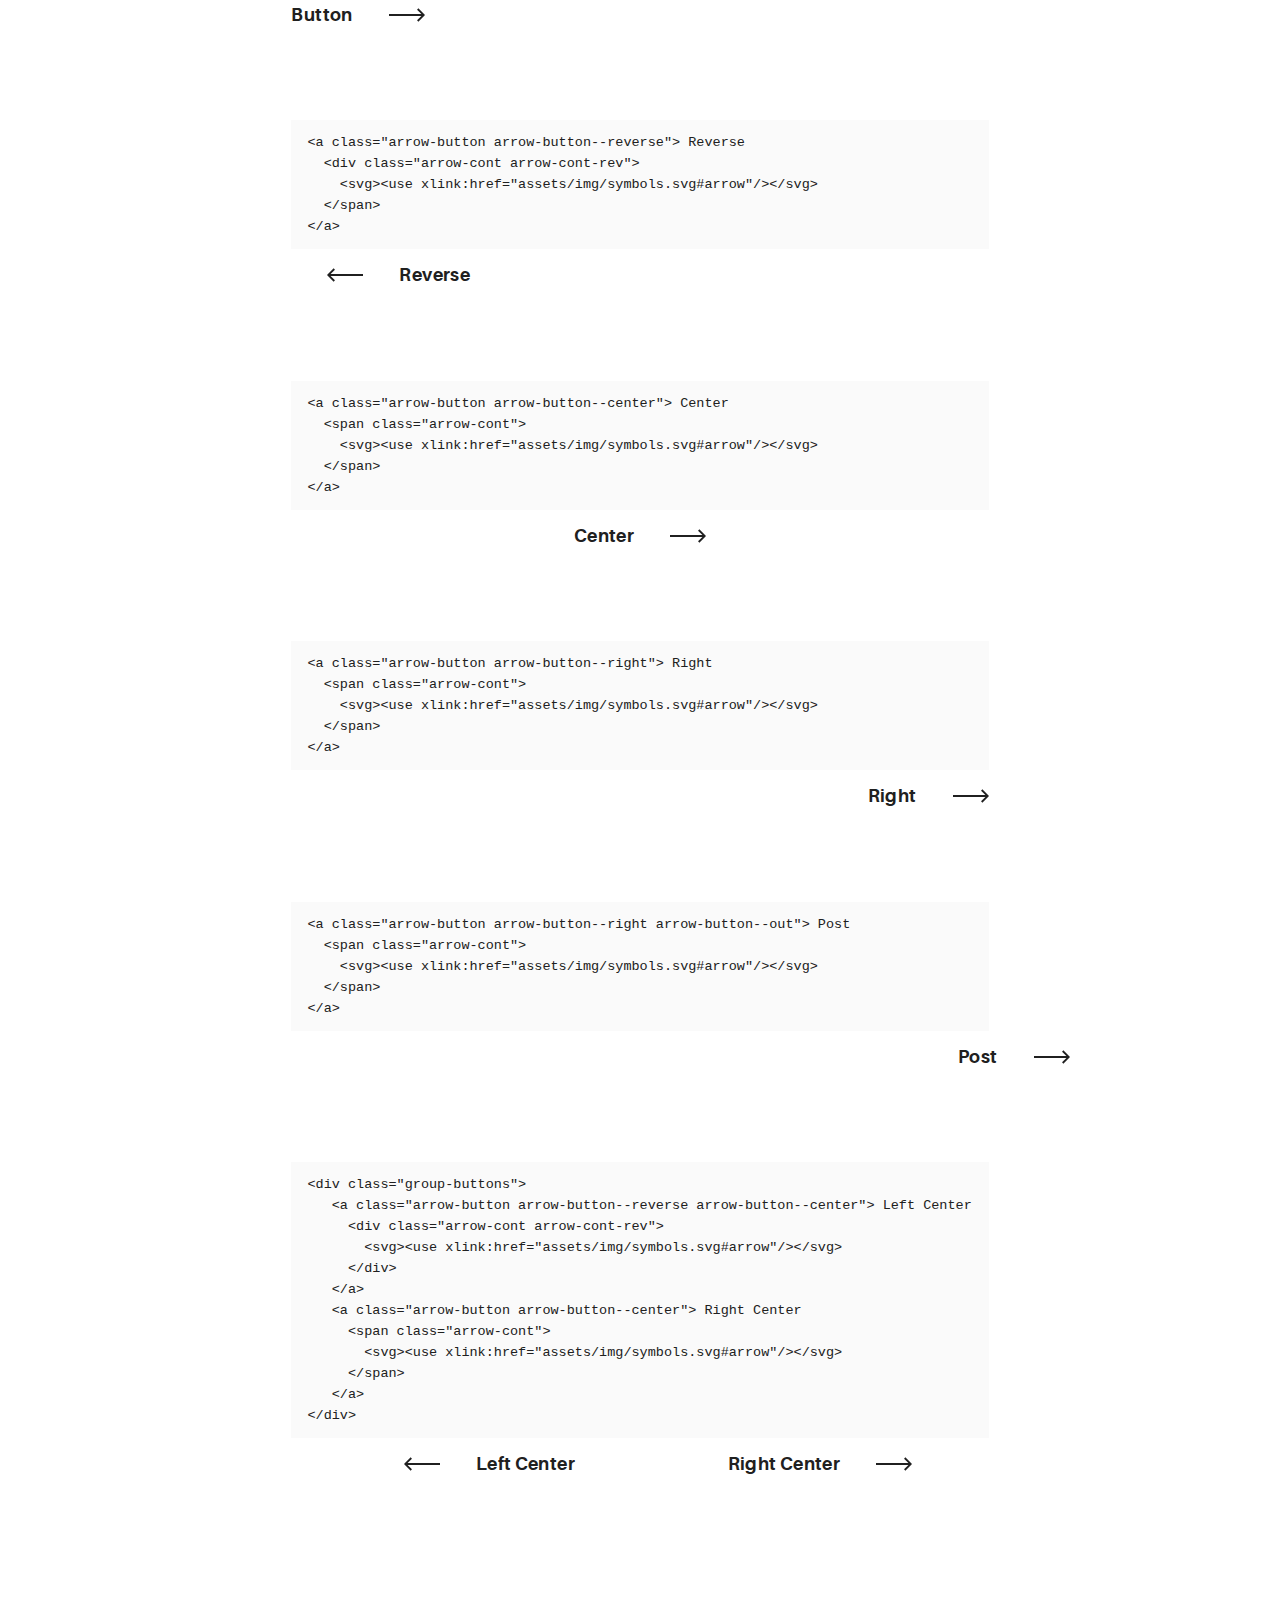
<file: documentation.html>
<!DOCTYPE html>
<html>
  <head>
    <meta name="viewport" content="width=device-width, initial-scale=1.0">
    <meta charset="UTF-8">
    <title>Urku Portfolio :: Pixeden</title>
    <link rel="icon" type="image/svg+xml" href="assets/img/urku-ico.svg">
    <link rel="stylesheet" href="assets/css/aurora-pack.min.css">
    <link rel="stylesheet" href="assets/css/aurora-theme-base.min.css">
    <link rel="stylesheet" href="assets/css/urku.css">
  </head>
  <body class="top-fixed">
    <header class="ae-container-fluid ae-container-fluid--full rk-header ">
      <input type="checkbox" id="mobile-menu" class="rk-mobile-menu">
      <label for="mobile-menu">
        <svg>
          <use xlink:href="assets/img/symbols.svg#bar"></use>
        </svg>
        <svg>
          <use xlink:href="assets/img/symbols.svg#bar"></use>
        </svg>
        <svg>
          <use xlink:href="assets/img/symbols.svg#bar"></use>
        </svg>
      </label>
      <div class="ae-container-fluid rk-topbar">
        <h1 class="rk-logo"><a href="index.html">urku portfolio<sup>tm</sup></a></h1>
        <nav class="rk-navigation">
          <ul class="rk-menu">
            <li class="rk-menu__item"><a href="index.html" class="rk-menu__link">Home</a>
            </li>
            <li class="rk-menu__item"><a href="portfolio.html" class="rk-menu__link">Portfolio</a>
              <nav class="rk-menu__sub">
                <ul class="rk-container">
                  <li class="rk-menu__item"><a href="portfolio.html" class="rk-menu__link">Flex</a></li>
                  <li class="rk-menu__item"><a href="portfolio-alt.html" class="rk-menu__link">Switch</a></li>
                  <li class="rk-menu__item"><a href="portfolio-raw.html" class="rk-menu__link">Static</a></li>
                  <li class="rk-menu__item"><a href="portfolio-masonry.html" class="rk-menu__link">Masonry</a></li>
                </ul>
              </nav>
            </li>
            <li class="rk-menu__item"><a href="blog.html" class="rk-menu__link">Blog</a>
            </li>
            <li class="active rk-menu__item"><a href="#0" class="rk-menu__link">Pages</a>
              <nav class="rk-menu__sub">
                <ul class="rk-container">
                  <li class="rk-menu__item"><a href="about.html" class="rk-menu__link">About</a></li>
                  <li class="rk-menu__item"><a href="documentation.html" class="rk-menu__link">Documentation</a></li>
                  <li class="rk-menu__item"><a href="design-styles.html" class="rk-menu__link">Design Styles</a></li>
                </ul>
              </nav>
            </li>
            <li class="rk-menu__item"><a href="contact.html" class="rk-menu__link">Contact Us</a>
            </li>
          </ul>
          <form class="rk-search">
            <input type="text" placeholder="Search" id="urku-search" class="rk-search-field">
            <label for="urku-search">
              <svg>
                <use xlink:href="assets/img/symbols.svg#icon-search"></use>
              </svg>
            </label>
          </form>
        </nav>
      </div>
    </header>
    <style>
      .hash-link {
        position: relative;
      }
      .hash-link:before {
        content: '#';
        opacity: 0;
        position: absolute;
        right: 100%;
        transform: translatex(.25em);
        transition: .3s;
      }
      .hash-link:hover:before {
        opacity: 1;
        transform: translatex(0);
      }
      
      .layout-ctrl-input:checked + .demo-switch {
        color: #a0a0a0;
      }
      .demo-switch {
        cursor: pointer;
        display: none;
        height: 32px;
        transition: color .3s;
        width: 28px;
      }
      .demo-switch:hover {
        color: #a0a0a0;
      }
      .demo-switch svg {
        height: 100%;
        width: 100%;
      }
      
      @media (min-width: 40em) {
        .demo-switch {
          display: inline-block !important;
        }
      }
      
    </style>
    <section class="ae-container-fluid ae-container-fluid--full rk-main">
      <div class="item-inside__meta">
        <h1 class="ae-u-bolder rk-portfolio-title ">Documentation</h1>
      </div>
      <div class="ae-container-fluid ae-container-fluid--inner">
        <div class="ae-grid ae-grid au-xs-ptp-1">
          <div class="ae-grid__item item-lg-12">
            <h2 id="portfolio-items"><a href="#portfolio-items" class="hash-link">Portfolio Items</a>
            </h2>
            <h3 id="static-items"><a href="#static-items" class="hash-link">Static Items</a>
            </h3>
            <p>You can create a static portfolio page by using our grid system <a href="http://themes-pixeden.com/aurora-kit/grid.html" class="au-underline">Aurora</a>, creating the grid structure with <code>ae-grid</code>, adding your items with <code>ae-grid__item</code>and <a href="http://themes-pixeden.com/aurora-kit/grid.html" class="au-underline">customizing</a> it as you want. </p>
            <div class="ae-grid">
              <div class="ae-grid__item item-lg-4"><a href="portfolio-item.html" class="rk-item"><img src="assets/img/project-1.jpg" alt="">
                  <div class="item-meta">
                    <h2>Essential Stationery</h2>
                    <p>Branding</p>
                  </div></a></div>
              <div class="ae-grid__item item-lg-4"><a href="portfolio-item.html" class="rk-item"><img src="assets/img/project-4.jpg" alt="">
                  <div class="item-meta">
                    <h2>Tumblr hammock</h2>
                    <p>Packaging</p>
                  </div></a></div>
              <div class="ae-grid__item item-lg-4"><a href="portfolio-item.html" class="rk-item"><img src="assets/img/project-5.jpg" alt="">
                  <div class="item-meta">
                    <h2>Biodiesel etsy</h2>
                    <p>Branding</p>
                  </div></a></div>
            </div>
          </div>
        </div>
        <div class="ae-grid au-xs-ptp-1">
          <div class="ae-grid__item item-lg-8 item-lg--offset-2">
            <pre><code>&lt;div class=&quot;ae-grid&quot;&gt; 
   &lt;!-- first column --&gt;
   &lt;div class=&quot;ae-grid__item item-lg-4&quot;&gt; 
     &lt;a href=&quot;item-url&quot; class=&quot;rk-item&quot;&gt;
       &lt;img src=&quot;img-url&quot; /&gt;
       &lt;span class=&quot;item-meta&quot;&gt;
         &lt;h2&gt;Title&lt;/h2&gt;
         &lt;p&gt;Category&lt;/p&gt;
       &lt;/span&gt;
     &lt;/a&gt;
   &lt;/div&gt;
   &nbsp;
   &lt;!-- other columns... --&gt;
&lt;/div&gt;</code></pre>
          </div>
        </div>
        <div class="ae-grid ae-grid au-xs-ptp-1">
          <div class="ae-grid__item item-lg-12">
            <h3 id="masonry-items"><a href="#masonry-items" class="hash-link">Masonry Items</a>
            </h3>
            <p>You can also use the <a href="http://themes-pixeden.com/aurora-kit/grid.html#masonry-grid" class="au-underline">Masonry</a> grid style of <a href="http://themes-pixeden.com/aurora-kit/grid.html" class="au-underline">Aurora</a>. Create a <code>ae-masonry</code> container and add each item with the class<code>ae-masonry__item</code>. You can also set the number of columns for each viewport.</p>
            <div class="ae-masonry ae-masonry-md-2"><a href="portfolio-item.html" class="rk-item ae-masonry__item"><img src="assets/img/project-1.jpg" alt="">
                <div class="item-meta">
                  <h2>Essential Stationery</h2>
                  <p>Branding</p>
                </div></a><a href="portfolio-item.html" class="rk-item ae-masonry__item"><img src="assets/img/project-2.jpg" alt="">
                <div class="item-meta">
                  <h2>Pickled Tousled</h2>
                  <p>Art Direction</p>
                </div></a><a href="portfolio-item.html" class="rk-item ae-masonry__item"><img src="assets/img/project-3.jpg" alt="">
                <div class="item-meta">
                  <h2>Waistcoat vegan</h2>
                  <p>Graphic Design</p>
                </div></a><a href="portfolio-item.html" class="rk-item ae-masonry__item"><img src="assets/img/project-4.jpg" alt="">
                <div class="item-meta">
                  <h2>Tumblr hammock</h2>
                  <p>Packaging</p>
                </div></a>
            </div>
          </div>
        </div>
        <div class="ae-grid au-xs-ptp-1">
          <div class="ae-grid__item item-lg-8 item-lg--offset-2">
            <pre><code>&lt;div class=&quot;ae-masonry ae-masonry-md-2 ae-masonry-xl-4&quot;&gt; 
   &lt;a href=&quot;item-url&quot; class=&quot;rk-item <ins>ae-masonry__item</ins>&quot;&gt;
     &lt;img src=&quot;img-url&quot; /&gt;
     &lt;span class=&quot;item-meta&quot;&gt;
       &lt;h2&gt;Title&lt;/h2&gt;
       &lt;p&gt;Category&lt;/p&gt;
     &lt;/span&gt;
   &lt;/a&gt;
 &nbsp;
 &lt;!-- other items... --&gt;
&lt;/div&gt;</code></pre>
          </div>
        </div>
        <div class="ae-grid ae-grid au-xs-ptp-1">
          <div class="ae-grid__item item-lg-12">
            <h3 id="flexible-items"><a href="#flexible-items" class="hash-link">Flexible Items</a>
            </h3>
            <p>The special portfolio items we are using in Urku Portfolio adapt in a <a href="https://developer.mozilla.org/en-US/docs/Web/CSS/CSS_Flexible_Box_Layout/Using_CSS_flexible_boxes" target="_balnk" class="au-underline">flexible</a> way to the viewport, alowing them for instance to resize to new <a href="#switch-layout" class="au-underline">layout switches</a>. Just add the class <code>rk-item--flex </code> along the <code>rk-item</code> class on each items, inside the flex container with the <code>rk-portfolio__items</code> class.<br>Those flexible items are implemented as <code>background-image</code> with incremental numbered classes like <code>item-{number}</code> to set the specific <code>background-image</code> for each item.</p>
          </div>
        </div>
        <div class="rk-portfolio__items"><a href="portfolio-item.html" class="item-1 rk-item rk-item--flex"><span class="item-meta">
              <h2>Essential Stationery</h2>
              <p>Branding</p></span></a><a href="portfolio-item.html" class="item-2 rk-item rk-item--flex"><span class="item-meta">
              <h2>Pickled Tousled</h2>
              <p>Art Direction</p></span></a><a href="portfolio-item.html" class="item-3 rk-item rk-item--flex"><span class="item-meta">
              <h2>Waistcoat vegan</h2>
              <p>Graphic Design</p></span></a><a href="portfolio-item.html" class="item-4 rk-item rk-item--flex"><span class="item-meta">
              <h2>Tumblr hammock</h2>
              <p>Packaging</p></span></a><a href="portfolio-item.html" class="item-5 rk-item rk-item--flex"><span class="item-meta">
              <h2>Biodiesel etsy</h2>
              <p>Branding</p></span></a>
        </div>
        <div class="ae-grid au-xs-ptp-1">
          <div class="ae-grid__item item-lg-8 item-lg--offset-2">
            <pre><code>&lt;div class=&quot;rk-portfolio__items&quot;&gt; 
  &lt;a href=&quot;item-url&quot; class=&quot;rk-item <ins>rk-item--flex</ins> item-1&quot;&gt;
     &lt;span class=&quot;item-meta&quot;&gt;
        &lt;h2&gt;Title&lt;/h2&gt;
        &lt;p&gt;Category&lt;/p&gt;
     &lt;/span&gt;
  &lt;/a&gt;
  &lt;a href=&quot;item-url&quot; class=&quot;rk-item item-2&quot;&gt;
    ...
  &lt;/a&gt;
  ...
&lt;/div&gt;</code></pre>
          </div>
        </div>
        <div class="ae-grid au-xs-ptp-1">
          <div class="ae-grid__item item-lg-8 item-lg--offset-2"><span><small>CSS <code>background-image</code> example.</small></span>
            <pre><code>.item-2 {
  background-image: url('path/to/img/');
}</code></pre>
          </div>
        </div>
        <div class="ae-grid au-xs-ptp-1">
          <div class="ae-grid__item item-lg-12">
            <h3 id="advanced-layouts"><a href="#advanced-layouts" class="hash-link">Advanced Layouts</a>
            </h3>
            <p>Our flexible items can be modified easily to create original custom advanced layouts.<br>A series of class allows you to modify the item size, aspect ratio and create smart item containers for precise layouts.</p>
            <h5 id="size" class="ae-u-bolder"><a href="#size" class="hash-link">Size</a>
            </h5>
            <p>Based on a 12 columns grid, you can control the size in columns with the class <code>rk-size-{cols}</code>, for example <code>rk-size-6</code> would fill half a row (6 columns of 12).</p>
            <div class="rk-portfolio__items">
              <div class="rk-item rk-item--flex item-10 rk-size-4"></div>
              <div class="rk-item rk-item--flex item-1 rk-size-8"></div>
            </div>
          </div>
        </div>
        <div class="ae-grid au-xs-ptp-1">
          <div class="ae-grid__item item-lg-8 item-lg--offset-2">
            <pre><code>&lt;div class=&quot;rk-portfolio__items&quot;&gt; 
  &lt;div class=&quot;rk-item item-10 <ins>rk-size-4</ins>&quot;&gt;
    &lt;!-- Item meta --&gt;
  &lt;/div&gt;
  &lt;div class=&quot;rk-item item-1 <ins>rk-size-8</ins>&quot;&gt;
    &lt;!-- Item meta --&gt;
  &lt;/div&gt;
&lt;/div&gt;</code></pre>
          </div>
        </div>
        <div class="ae-grid au-xs-ptp-1">
          <div class="ae-grid__item item-lg-12">
            <h5 id="aspect-ratio" class="ae-u-bolder"><a href="#aspect-ratio" class="hash-link">Aspect Ratio</a>
            </h5>
            <p>You can control the aspect ratio and create different display view for the item. There are three aspect modifiers classes that are <code>rk-landscape</code>, <code>rk-portrait</code>or <code>rk-square</code>. Look below the previous example with a modifier. <br>Those helpers will let you create and control your flexible design layout and tweak it as necessary.</p>
            <div class="rk-portfolio__items">
              <div class="rk-item rk-item--flex item-10 rk-size-4"></div>
              <div class="rk-item rk-item--flex item-1 rk-size-8 rk-landscape"></div>
            </div>
          </div>
        </div>
        <div class="ae-grid au-xs-ptp-1 au-xs-pbp-1">
          <div class="ae-grid__item item-lg-8 item-lg--offset-2">
            <pre><code>&lt;div class=&quot;rk-portfolio__items&quot;&gt; 
  &lt;div class=&quot;rk-item item-10 rk-size-4
    &lt;!-- Item meta --&gt;
  &lt;/div&gt;
  &lt;div class=&quot;rk-item item-1 rk-size-8 <ins>rk-landscape</ins>&quot;&gt;
    &lt;!-- Item meta --&gt;
  &lt;/div&gt;
&lt;/div&gt;</code></pre>
          </div>
        </div>
        <div class="ae-grid ae-grid">
          <div class="ae-grid__item item-lg-12">
            <h5 id="hover-style"><a href="#hover-style" class="hash-link">Hover Style</a>
            </h5>
            <p>When hovering on an item a "Blend Mode" is applied to create a subtle effect. This is applied to the image through the CSS property <code>background-blend-mode</code>. This creates a special Black &amp; White and Brightness effect.<br>We also add an extra layer when <code>item-meta</code> is used, to create a white semi transparent layer to help with text legibility.</p>
            <div class="ae-grid au-xs-pbp-1">
              <div class="ae-grid__item item-lg-8 item-lg--offset-2">
                <div class="rk-portfolio__items"><a href="#0" class="rk-item rk-item--flex item-7"></a><a href="#0" class="rk-item rk-item--flex item-8 rk-landscape">
                    <div class="item-meta">
                      <h2>Trust fund</h2>
                      <p>Packaging</p>
                    </div></a></div>
                <p><small> This effect is not visible in Safari browser as it has for now only partial support for blend modes.</small></p>
              </div>
            </div>
          </div>
        </div>
        <div class="ae-grid au-xs-ptp-1">
          <div class="ae-grid__item item-lg-12">
            <h5 id="smart-item-containers" class="ae-u-bolder"><a href="#smart-item-containers" class="hash-link">Smart Item Containers</a>
            </h5>
            <p>You can create complex layouts holding items in smart containers with the class <code>rk-items-cont</code>.</p>
            <div class="rk-portfolio__items">
              <div class="rk-items-cont rk-size-6">
                <div class="rk-item rk-item--flex item-4 rk-landscape"></div>
                <div class="rk-item rk-item--flex item-5 rk-landscape"></div>
              </div>
              <div class="rk-item rk-item--flex item-6"></div>
            </div>
          </div>
        </div>
        <div class="ae-grid au-xs-ptp-1">
          <div class="ae-grid__item item-lg-8 item-lg--offset-2">
            <pre><code>&lt;div class=&quot;rk-portfolio__items&quot;&gt; 
  &lt;div class=&quot;<ins>rk-items-cont</ins> rk-size-6&quot;&gt;
     &lt;div class=&quot;rk-item item-4 rk-landscape&quot;&gt;
       &lt;!-- Item meta --&gt;
     &lt;/div&gt;
     &lt;div class=&quot;rk-item item-5 rk-landscape&quot;&gt;
       &lt;!-- Item meta --&gt;
     &lt;/div&gt;
  &lt;/div&gt;
  &lt;div class=&quot;rk-item item-6&quot;&gt;
    &lt;!-- Item meta --&gt;
  &lt;/div&gt;
&lt;/div&gt;</code></pre>
            <p> <small>Look that for <code>item-6</code> we did not declare a <code>size</code> helper because the smart container make it fill the remaining available space. This lets you create precise layouts.</small></p>
          </div>
        </div>
        <div class="ae-grid au-xs-ptp-1">
          <div class="ae-grid__item item-lg-12">
            <h5 id="switch-layout" class="ae-u-bolder"><a href="#switch-layout" class="hash-link">Switch Layout</a>
            </h5>
            <p>The switch layout is an advanced use of our flexible items that lets the end-user switch between two layouts with only CSS, this is set-up with each portfolio item through classes.<br>Just add the <code>size</code> and <code>aspect-ratio</code> you want for the alternate item layout with <code>rk-tosize-{cols}</code> for the columns, and <code>rk-tolandscape</code>, <code>rk-toportrait</code> and <code>rk-tosquare</code> for the aspect ratio. <br>Try it by clicking on the switch icons below.</p>
          </div>
        </div>
        <div class="au-xs-ta-center">
          <input type="radio" name="layout-ctrl" checked id="layout-base" class="layout-ctrl-input">
          <label for="layout-base" class="demo-switch">
            <svg>
              <use xlink:href="assets/img/symbols.svg#icon-view-default"></use>
            </svg>
          </label>
          <input type="radio" name="layout-ctrl" id="layout-grid" class="layout-ctrl-input">
          <label for="layout-grid" class="demo-switch">
            <svg>
              <use xlink:href="assets/img/symbols.svg#icon-view-alt"></use>
            </svg>
          </label>
          <section class="rk-portfolio">
            <div class="rk-portfolio__items">
              <div class="rk-items-cont rk-size-6 rk-tosize-8">
                <div class="rk-item rk-item--flex item-4 rk-tosize-6 rk-landscape">
                  <div class="item-meta">
                    <h2>Tumblr hammock</h2>
                    <p>Packaging</p>
                  </div>
                </div>
                <div class="rk-item rk-item--flex item-5 rk-tosize-6 rk-landscape">
                  <div class="item-meta">
                    <h2>Biodiesel etsy</h2>
                    <p>Branding</p>
                  </div>
                </div>
              </div>
              <div class="rk-item rk-item--flex item-6 rk-tosize-4">
                <div class="item-meta">
                  <h2>Gentrify artisan</h2>
                  <p>Graphic Design</p>
                </div>
              </div>
            </div>
          </section>
        </div>
        <div class="ae-grid au-xs-ptp-1">
          <div class="ae-grid__item item-lg-8 item-lg--offset-2">
            <pre><code>&lt;div class=&quot;rk-portfolio__items&quot;&gt; 
  &lt;div class=&quot;rk-items-cont rk-size-6 <ins>rk-tosize-8</ins>&quot;&gt;
     &lt;div class=&quot;rk-item item-4 <ins>rk-tosize-6</ins> rk-landscape&quot;&gt;
       &lt;!-- Item meta --&gt;
     &lt;/div&gt;
     &lt;div class=&quot;rk-item item-5 <ins>rk-tosize-6</ins> rk-landscape&quot;&gt;
       &lt;!-- Item meta --&gt;
     &lt;/div&gt;
  &lt;/div&gt;
  &lt;div class=&quot;rk-item item-6 <ins>rk-tosize-4</ins>&quot;&gt;
    &lt;!-- Item meta --&gt;
  &lt;/div&gt;
&lt;/div&gt;</code></pre>
          </div>
        </div>
        <div class="ae-grid au-xs-ptp-1">
          <div class="ae-grid__item item-lg-10 item-lg--offset-1"><span> <small>To display the switch you can include the <code>radio</code> inputs, its <code>labels</code> and if needed, the mobile version in <code>svg</code>, before the portfolio container.</small></span>
            <pre><code>&lt;input type=&quot;radio&quot; name=&quot;layout-ctrl&quot; id=&quot;layout-base&quot; class=&quot;layout-ctrl-input&quot;&gt; 
&lt;div class=&quot;ae-container-fluid rk-layout-ctrl-cont&quot;&gt;
   &lt;label for=&quot;layout-base&quot; class=&quot;rk-layout-ctrl&quot;&gt;
     &lt;svg&gt;
       &lt;use xlink:href=&quot;assets/img/symbols.svg#icon-view-default&quot; /&gt;
     &lt;/svg&gt;
   &lt;/label&gt;
&lt;/div&gt;
&lt;input type=&quot;radio&quot; name=&quot;layout-ctrl&quot; id=&quot;layout-grid&quot; class=&quot;layout-ctrl-input&quot;&gt; 
&lt;div class=&quot;ae-container-fluid rk-layout-ctrl-cont&quot;&gt;
   &lt;label for=&quot;layout-grid&quot; class=&quot;rk-layout-ctrl&quot;&gt;
     &lt;svg&gt;
       &lt;use xlink:href=&quot;assets/img/symbols.svg#icon-view-alt&quot; /&gt;
     &lt;/svg&gt;
   &lt;/label&gt;
&lt;/div&gt;
&lt;!-- Mobile version --&gt;
&lt;div class=&quot;rk-layout-ctrl-mobile&quot;&gt;
  &lt;svg viewBox=&quot;0 0 9 9&quot; class=&quot;layout-mob-1&quot;&gt;
    &lt;rect width=&quot;100%&quot; height=&quot;100%&quot; fill=&quot;currentCOlor&quot; /&gt;
  &lt;/svg&gt;
  &lt;svg viewBox=&quot;0 0 9 9&quot; class=&quot;layout-mob-2&quot;&gt;
    &lt;rect width=&quot;100%&quot; height=&quot;100%&quot; fill=&quot;currentCOlor&quot; /&gt;
  &lt;/svg&gt;
  &lt;svg viewBox=&quot;0 0 9 9&quot; class=&quot;layout-mob-3&quot;&gt;
    &lt;rect width=&quot;100%&quot; height=&quot;100%&quot; fill=&quot;currentCOlor&quot; /&gt;
  &lt;/svg&gt;
  &lt;svg viewBox=&quot;0 0 9 9&quot; class=&quot;layout-mob-4&quot;&gt;
    &lt;rect width=&quot;100%&quot; height=&quot;100%&quot; fill=&quot;currentCOlor&quot; /&gt;
  &lt;/svg&gt;
&lt;/div&gt;
&lt;section class=&quot;rk-portfolio&quot;&gt;
  &lt;div class=&quot;rk-portfolio__items&quot;&gt;
    ...items
  &lt;/div&gt;
&lt;/section&gt;</code></pre>
          </div>
        </div>
        <div class="ae-grid ae-grid au-xs-ptp-3">
          <div class="ae-grid__item item-lg-12">
            <h2 id="blog-items"><a href="#blog-items" class="hash-link">Blog items</a>
            </h2>
            <p>The Blog item uses a similar markup than the Portfolio items, with additional blog related content.</p>
            <p>The <code>post-img</code> accepts the same <code>aspect-ratio</code> classes, and control for the switch layouts.<br>We also use a <code>blog-info</code> section, with <code>blog-info__title</code>, <code>blog-info__author</code> and <code>blog-info__excerpt</code>. And a <code>blog-meta</code> section with <code>blog-meta__comments</code>, <code>blog-meta__date</code> and <code>blog-meta__read-more</code><small>[ as an <code>arrow-button</code> ]</small>.</p>
            <div class="ae-grid au-xs-ptp-1 au-xs-pbp-1">
              <div class="ae-grid__item item-lg-8 item-lg--offset-2">
                <pre><code>&lt;div class=&quot;rk-blog__items&quot;&gt; 
  &lt;div class=&quot;rk-blog__item&quot;&gt;
     &lt;a href=&quot;post-url&quot; class=&quot;post-img post-x rk-landscape rk-tosquare&quot;&gt;&lt;/a&gt;
     &lt;div class=&quot;blog-info&quot;&gt;
        &lt;h2 class=&quot;blog-info__title&quot;&gt;Post Title&lt;/h2&gt;
        &lt;h5 class=&quot;blog-info__author&quot;&gt;Author&lt;/h5&gt;
        &lt;p class=&quot;blog-info__excerpt&quot;&gt;Lorem ipsum...&lt;/p&gt;
     &lt;/div&gt;
     &lt;div class=&quot;blog-meta&quot;&gt;
       &lt;a href=&quot;post-url#comments&quot; class=&quot;blog-meta__comments&quot;&gt;1 Comment&lt;/a&gt;
       &lt;a href=&quot;post-url&quot; class=&quot;blog-meta__date&quot;&gt;December, 1 2015&lt;/a&gt;
       &lt;a href=&quot;post-url&quot; class=&quot;arrow-button blog-meta__read-more&quot;&gt;
         &lt;svg&gt;
         &lt;/svg&gt;
       &lt;/a&gt;
     &lt;/div&gt;
  &lt;/div&gt;
&lt;/div&gt;</code></pre>
              </div>
            </div>
            <p>We created another <code>switch</code> layout display for the blog section with a switch between full width item and three columns (2/3 columns depending on the viewport <code>media quesries</code>). In case you want only the columns view, you would add the class <code>rk-blog--columns</code> to the parent container <code>rk-blog</code>.<br>The code to include is pretty similar to the portfolio  <code>switch</code>. Include it before the blog container elements.</p>
          </div>
        </div>
        <div class="ae-grid au-xs-ptp-1">
          <div class="ae-grid__item item-lg-10 item-lg--offset-1">
            <pre><code>&lt;input type=&quot;radio&quot; name=&quot;layout-ctrl&quot; id=&quot;layout-base&quot; class=&quot;layout-ctrl-input&quot;&gt; 
&lt;div class=&quot;ae-container-fluid rk-layout-ctrl-cont&quot;&gt;
   &lt;label for=&quot;layout-base&quot; class=&quot;rk-layout-ctrl&quot;&gt;
     &lt;svg&gt;
       &lt;use xlink:href=&quot;assets/img/symbols.svg<ins>#icon-view-full</ins>&quot; /&gt;
     &lt;/svg&gt;
   &lt;/label&gt;
&lt;/div&gt;
&lt;input type=&quot;radio&quot; name=&quot;layout-ctrl&quot; id=&quot;layout-grid&quot; class=&quot;layout-ctrl-input&quot;&gt; 
&lt;div class=&quot;ae-container-fluid rk-layout-ctrl-cont&quot;&gt;
   &lt;label for=&quot;layout-grid&quot; class=&quot;rk-layout-ctrl&quot;&gt;
     &lt;svg&gt;
       &lt;use xlink:href=&quot;assets/img/symbols.svg#icon-view-alt&quot; /&gt;
     &lt;/svg&gt;
   &lt;/label&gt;
&lt;/div&gt;
&lt;!-- Mobile version --&gt;
&lt;div class=&quot;rk-layout-ctrl-mobile <ins>layout-blog</ins>&quot;&gt;
  &lt;svg viewBox=&quot;0 0 9 9&quot; class=&quot;layout-mob-1&quot;&gt;
    &lt;rect width=&quot;100%&quot; height=&quot;100%&quot; fill=&quot;currentCOlor&quot; /&gt;
  &lt;/svg&gt;
  &lt;svg viewBox=&quot;0 0 9 9&quot; class=&quot;layout-mob-2&quot;&gt;
    &lt;rect width=&quot;100%&quot; height=&quot;100%&quot; fill=&quot;currentCOlor&quot; /&gt;
  &lt;/svg&gt;
  &lt;svg viewBox=&quot;0 0 9 9&quot; class=&quot;layout-mob-3&quot;&gt;
    &lt;rect width=&quot;100%&quot; height=&quot;100%&quot; fill=&quot;currentCOlor&quot; /&gt;
  &lt;/svg&gt;
  &lt;svg viewBox=&quot;0 0 9 9&quot; class=&quot;layout-mob-4&quot;&gt;
    &lt;rect width=&quot;100%&quot; height=&quot;100%&quot; fill=&quot;currentCOlor&quot; /&gt;
  &lt;/svg&gt;
&lt;/div&gt;
&lt;section class=&quot;rk-blog&quot;&gt;
  &lt;div class=&quot;rk-blog__items&quot;&gt;
    ...blog-items
  &lt;/div&gt;
&lt;/section&gt;</code></pre>
          </div>
        </div>
        <div class="ae-grid ae-grid au-xs-ptp-3">
          <div class="ae-grid__item item-lg-12">
            <h2 id="inner-pages"><a href="#inner-pages" class="hash-link">Inner Pages</a>
            </h2>
            <h5 id="hero-image"><a href="#hero-image" class="hash-link">Hero Image</a>
            </h5>
            <p>To create a dynamic flexible layout, the section with the class <code>rk-portfolio-cover</code> will automatically cover all the <code>height</code> of the viewport until the end user scrolls down.<br> You can see an example in an inner page <a href="portfolio-item.html" class="au-underline">here</a>.<br>You can also use a helper class <code>item-inside__meta--contrast</code> that adds a subtle opacity layer between the image and the Item Title to augment the legibility of the text if needed.</p>
          </div>
        </div>
        <div class="ae-grid au-xs-ptp-1">
          <div class="ae-grid__item item-lg-8 item-lg--offset-2">
            <pre><code>&lt;section class=&quot;ae-container-fluid ae-container-fluid--full&quot;&gt; 
  &lt;header class=&quot;rk-portfolio-cover item-inside-x&quot;&gt;
     &lt;div class=&quot;item-inside__meta item-inside__meta--contrast&quot;&gt;
        &lt;h1 class=&quot;rk-portfolio-title&quot;&gt;Item Title&lt;/h2&gt;
        &lt;h5 class=&quot;rk-portfolio-category&quot;&gt;Category&lt;/h5&gt;
     &lt;/div&gt;
  &lt;/header&gt;
&lt;/sectionv&gt;</code></pre>
          </div>
        </div>
        <div class="ae-grid ae-grid au-xs-ptp-1">
          <div class="ae-grid__item item-lg-12">
            <h5 id="smart-styles"><a href="#smart-styles" class="hash-link">Smart Styles</a>
            </h5>
            <p>We created smart design styles that lets you display your text and image while maintaining vertical rhythm and white spaces to create precise and harmonious responsive layouts.<br><a href="design-styles.html" class="au-underline">Check them out</a> in this page with ready to use snippets.</p>
            <div class="group-buttons"><a href="design-styles.html" class="arrow-button arrow-button--center">Design Styles<span class="arrow-cont">
                  <svg>
                    <use xlink:href="assets/img/symbols.svg#arrow"></use>
                  </svg></span></a></div>
          </div>
        </div>
        <div class="ae-grid ae-grid au-xs-ptp-3">
          <div class="ae-grid__item item-lg-12">
            <h2 id="arrow-buttons"><a href="#arrow-buttons" class="hash-link">Arrow Buttons</a>
            </h2>
            <p>This template uses buttons with an animated <code>svg</code> arrow.<br>There are some helper classes to invert the arrow direction, or encapsulate two buttons as a group.</p>
            <div class="group-buttons au-mt-2"><a href="#0" class="arrow-button arrow-button--reverse arrow-button--center">Prev
                <div class="arrow-cont arrow-cont-rev">
                  <svg>
                    <use xlink:href="assets/img/symbols.svg#arrow"></use>
                  </svg>
                </div></a><a href="#0" class="arrow-button arrow-button--center">Next<span class="arrow-cont">
                  <svg>
                    <use xlink:href="assets/img/symbols.svg#arrow"></use>
                  </svg></span></a></div>
          </div>
        </div>
        <div class="ae-grid au-xs-ptp-1">
          <div class="ae-grid__item item-lg-8 item-lg--offset-2">
            <pre><code>&lt;a class=&quot;arrow-button&quot;&gt; Button
  &lt;span class=&quot;arrow-cont&quot;&gt;
    &lt;svg&gt;&lt;use xlink:href=&quot;assets/img/symbols.svg#arrow&quot;/&gt;&lt;/svg&gt;
  &lt;/span&gt;
&lt;/a&gt;</code></pre><a href="#0" class="arrow-button">Button<span class="arrow-cont">
                <svg>
                  <use xlink:href="assets/img/symbols.svg#arrow"></use>
                </svg></span></a>
          </div>
        </div>
        <div class="ae-grid au-xs-ptp-1">
          <div class="ae-grid__item item-lg-8 item-lg--offset-2">
            <pre><code>&lt;a class=&quot;arrow-button arrow-button--reverse&quot;&gt; Reverse
  &lt;div class=&quot;arrow-cont arrow-cont-rev&quot;&gt;
    &lt;svg&gt;&lt;use xlink:href=&quot;assets/img/symbols.svg#arrow&quot;/&gt;&lt;/svg&gt;
  &lt;/span&gt;
&lt;/a&gt;</code></pre><a href="#0" class="arrow-button arrow-button--reverse">Reverse
              <div class="arrow-cont arrow-cont-rev">
                <svg>
                  <use xlink:href="assets/img/symbols.svg#arrow"></use>
                </svg>
              </div></a>
          </div>
        </div>
        <div class="ae-grid au-xs-ptp-1">
          <div class="ae-grid__item item-lg-8 item-lg--offset-2">
            <pre><code>&lt;a class=&quot;arrow-button arrow-button--center&quot;&gt; Center
  &lt;span class=&quot;arrow-cont&quot;&gt;
    &lt;svg&gt;&lt;use xlink:href=&quot;assets/img/symbols.svg#arrow&quot;/&gt;&lt;/svg&gt;
  &lt;/span&gt;
&lt;/a&gt;</code></pre>
            <div class="group-buttons"><a href="#0" class="arrow-button arrow-button--center">Center
                <div class="arrow-cont">
                  <svg>
                    <use xlink:href="assets/img/symbols.svg#arrow"></use>
                  </svg>
                </div></a></div>
          </div>
        </div>
        <div class="ae-grid au-xs-ptp-1">
          <div class="ae-grid__item item-lg-8 item-lg--offset-2">
            <pre><code>&lt;a class=&quot;arrow-button arrow-button--right&quot;&gt; Right
  &lt;span class=&quot;arrow-cont&quot;&gt;
    &lt;svg&gt;&lt;use xlink:href=&quot;assets/img/symbols.svg#arrow&quot;/&gt;&lt;/svg&gt;
  &lt;/span&gt;
&lt;/a&gt;</code></pre>
            <div class="group-buttons"><a href="#0" class="arrow-button arrow-button--right">Right
                <div class="arrow-cont">
                  <svg>
                    <use xlink:href="assets/img/symbols.svg#arrow"></use>
                  </svg>
                </div></a></div>
          </div>
        </div>
        <div class="ae-grid au-xs-ptp-1">
          <div class="ae-grid__item item-lg-8 item-lg--offset-2">
            <pre><code>&lt;a class=&quot;arrow-button arrow-button--right arrow-button--out&quot;&gt; Post
  &lt;span class=&quot;arrow-cont&quot;&gt;
    &lt;svg&gt;&lt;use xlink:href=&quot;assets/img/symbols.svg#arrow&quot;/&gt;&lt;/svg&gt;
  &lt;/span&gt;
&lt;/a&gt;</code></pre>
            <div class="group-buttons"><a href="#0" class="arrow-button arrow-button--out arrow-button--right">Post
                <div class="arrow-cont">
                  <svg>
                    <use xlink:href="assets/img/symbols.svg#arrow"></use>
                  </svg>
                </div></a></div>
          </div>
        </div>
        <div class="ae-grid au-xs-ptp-1">
          <div class="ae-grid__item item-lg-8 item-lg--offset-2">
            <pre><code>&lt;div class=&quot;group-buttons&quot;&gt;
   &lt;a class=&quot;arrow-button arrow-button--reverse arrow-button--center&quot;&gt; Left Center
     &lt;div class=&quot;arrow-cont arrow-cont-rev&quot;&gt;
       &lt;svg&gt;&lt;use xlink:href=&quot;assets/img/symbols.svg#arrow&quot;/&gt;&lt;/svg&gt;
     &lt;/div&gt;
   &lt;/a&gt;
   &lt;a class=&quot;arrow-button arrow-button--center&quot;&gt; Right Center
     &lt;span class=&quot;arrow-cont&quot;&gt;
       &lt;svg&gt;&lt;use xlink:href=&quot;assets/img/symbols.svg#arrow&quot;/&gt;&lt;/svg&gt;
     &lt;/span&gt;
   &lt;/a&gt;
&lt;/div&gt;</code></pre>
            <div class="group-buttons"><a class="arrow-button arrow-button--reverse arrow-button--center">Left Center
                <div class="arrow-cont arrow-cont-rev">
                  <svg>
                    <use xlink:href="assets/img/symbols.svg#arrow"></use>
                  </svg>
                </div></a><a class="arrow-button arrow-button--center">Right Center
                <div class="arrow-cont">
                  <svg>
                    <use xlink:href="assets/img/symbols.svg#arrow"></use>
                  </svg>
                </div></a></div>
          </div>
        </div>
        <div class="ae-grid ae-grid au-xs-ptp-3">
          <div class="ae-grid__item item-lg-12">
            <h2 id="main-header"><a href="#main-header" class="hash-link">Main Header</a>
            </h2>
            <p>The <code>rk-header</code> is the header component used in all pages, it contains the <code>rk-logo</code> and the<code>rk-navigation</code> with <code>rk-menu</code> and <code>rk-search</code> inside of it.<br>To set the header and switch as fixed, you can add the class<code>top-fixed</code> to the <code>body</code> element.</p>
          </div>
        </div>
        <div class="ae-grid au-xs-ptp-1">
          <div class="ae-grid__item item-lg-8 item-lg--offset-2">
            <pre><code>&lt;header class=&quot;rk-header rk-container--full&quot;&gt;
  &lt;input type=&quot;checkbox&quot; id=&quot;mobile-menu&quot; class=&quot;rk-mobile-menu&quot;&gt;
  &lt;label for=&quot;mobile-menu&quot;&gt;
    &lt;svg&gt;
      &lt;use xlink:href=&quot;assets/img/symbols.svg#bar&quot;&gt;&lt;/use&gt;
    &lt;/svg&gt;
    &lt;svg&gt;
      &lt;use xlink:href=&quot;assets/img/symbols.svg#bar&quot;&gt;&lt;/use&gt;
    &lt;/svg&gt;
    &lt;svg&gt;
      &lt;use xlink:href=&quot;assets/img/symbols.svg#bar&quot;&gt;&lt;/use&gt;
    &lt;/svg&gt;
  &lt;/label&gt;
  &lt;div class=&quot;rk-container rk-topbar&quot;&gt;
    &lt;h1 class=&quot;rk-logo&quot;&gt;&lt;a href=&quot;index.html&quot;&gt;urku portfolio&lt;sup&gt;tm&lt;/sup&gt;&lt;/a&gt;&lt;/h1&gt;
    &lt;nav class=&quot;rk-navigation&quot;&gt;
      &lt;ul class=&quot;rk-menu&quot;&gt;
        &lt;li class=&quot;rk-menu__item&quot;&gt;
          &lt;a href=&quot;url&quot; class=&quot;rk-menu__link&quot;&gt;Link&lt;/a&gt;
        &lt;/li&gt;
        &lt;li class=&quot;rk-menu__item&quot;&gt;
          &lt;a href=&quot;url&quot; class=&quot;rk-menu__link&quot;&gt;Link&lt;/a&gt;
          &lt;nav class=&quot;rk-menu__sub&quot;&gt;
            &lt;ul class=&quot;rk-container&quot;&gt;
              &lt;li class=&quot;rk-menu__item&quot;&gt;
                &lt;a href=&quot;url&quot; class=&quot;rk-menu__link&quot;&gt;Sub&lt;/a&gt;
              &lt;/li&gt;
              ...
            &lt;/ul&gt;
          &lt;/nav&gt;
        &lt;/li&gt;
        ...
      &lt;/ul&gt;
      &lt;form class=&quot;rk-search&quot;&gt;
        &lt;input type=&quot;text&quot; placeholder=&quot;Search&quot; id=&quot;urku-search&quot; class=&quot;rk-search-field&quot;&gt;
        &lt;label for=&quot;urku-search&quot;&gt;
          &lt;svg&gt;
            &lt;use xlink:href=&quot;assets/img/symbols.svg#icon-search&quot;&gt;&lt;/use&gt;
          &lt;/svg&gt;
        &lt;/label&gt;
      &lt;/form&gt;
    &lt;/nav&gt;
  &lt;/div&gt;
&lt;/header&gt;</code></pre>
          </div>
        </div>
        <div class="ae-grid ae-grid au-xs-ptp-3">
          <div class="ae-grid__item item-lg-12">
            <h2 id="plugin-pehoverimage"><a href="#plugin-pehoverimage" class="hash-link">Plugin peHoverImage</a>
            </h2>
            <p>This plugin allows you to show another image when hovering a portfolio item. <br>Add the class <code>rk-item--hover</code> to the item and declare the alternative image through the <code>data-bg-src</code> attribute.<br> For the Flex Portfolio, you need to add <code>data-bg-src="origin"</code> and declare the alternative image as <code>data-img-src</code>. You could also declare both <code>data-bg-src</code><small>(main)</small> and <code>data-img-src</code><small>(alt)</small> through the html markup.</p>
          </div>
          <p>Below a list of options that you can declare on initialization:<br><code>elems</code><small> the CSS selector for the effect | default: <code>'.rk-item--hover'</code></small><br><code>bgSrc</code><small> path to the default image | default: <code>null</code></small><br><code>transition</code><small> valid CSS time for the fade transition | default: <code>.3s</code></small><br><code>meta</code><small> boolean to show the meta info on hover | default: <code>false</code></small><br><code>reverse</code><small> boolean to show the alternative image first | default: <code>false</code></small><br><code>bgColor</code><small> valid CSS background-color for the portfolio hover | default: <code>'white'</code></small></p>
        </div>
        <div class="ae-grid au-xs-ptp-1">
          <div class="ae-grid__item item-lg-8 item-lg--offset-2"><code>basic markup</code>
            <pre><code>&lt;div class=&quot;rk-portfolio__items&quot;&gt; 
  &lt;div class=&quot;rk-item <ins>rk-item--hover</ins>&quot; <ins>data-bg-src</ins>=&quot;path/to/alt/image&quot;&gt;
    &lt;img src=&quot;path/to/image&quot;/&gt;
  &lt;/div&gt;
&lt;/div&gt;</code></pre><code>load plugin</code>
            <pre><code>&lt;script src=&quot;path/to/pe-hoverimage.min.js&quot;&gt;&lt;/script&gt;</code></pre><code>plugin initialization</code>
            <pre><code>var hover = new peHoverImg();
hover.init();
&nbsp;
// or Init with options
hover.init({
  elems: '.rk-item--hover',
  bgSrc: 'path/to/default/image.jpg',
  transition: '.3s',
  meta: false,
  reverse: false,
  bgColor: 'white'
});</code></pre>
          </div>
        </div>
        <div class="ae-grid au-xs-ptp-1">
          <div class="ae-grid__item item-lg-8 item-lg--offset-2">
            <div class="group-buttons"><a href="portfolio-hover.html" class="arrow-button arrow-button--center">View Examples
                <svg>
                  <use xlink:href="assets/img/symbols.svg#arrow"></use>
                </svg></a></div>
          </div>
        </div>
      </div>
    </section>
    <footer class="ae-container-fluid rk-footer ">
      <div class="ae-grid ae-grid--collapse">
        <div class="ae-grid__item item-lg-4 au-xs-ta-center au-lg-ta-left">
          <ul class="rk-menu rk-footer-menu">
            <li class="rk-menu__item"><a href="about.html" class="rk-menu__link">About</a>
            </li>
            <li class="rk-menu__item"><a href="documentation.html" class="rk-menu__link">Docs</a>
            </li>
            <li class="rk-menu__item"><a href="contact.html" class="rk-menu__link">Contact</a>
            </li>
          </ul>
          <p class="rk-footer__text rk-footer__copy "> <span class="ae-u-bold">© </span><span class="ae-u-bolder">2015 URKU PORTFOLIO </span>All Right Reserved.</p>
        </div>
        <div class="ae-grid__item item-lg-4 au-xs-ta-center"><a href="#0" class="rk-social-btn ">
            <svg>
              <use xlink:href="assets/img/symbols.svg#icon-facebook"></use>
            </svg></a><a href="#0" class="rk-social-btn ">
            <svg>
              <use xlink:href="assets/img/symbols.svg#icon-twitter"></use>
            </svg></a><a href="#0" class="rk-social-btn ">
            <svg>
              <use xlink:href="assets/img/symbols.svg#icon-pinterest"></use>
            </svg></a><a href="#0" class="rk-social-btn ">
            <svg>
              <use xlink:href="assets/img/symbols.svg#icon-tumblr"></use>
            </svg></a></div>
        <div class="ae-grid__item item-lg-4 au-xs-ta-center au-lg-ta-right">
          <p class="rk-footer__text rk-footer__contact "> <span class="ae-u-bold">Email: </span><span class="ae-u-bolder"> <a href="#0" class="rk-dark-color ">contact@urkuportfolio.com </a></span></p>
          <p class="rk-footer__text rk-footer__by">Theme by <a href="http://pixeden.com" class="ae-u-bolder">Pixeden.</a></p>
        </div>
      </div>
    </footer>
    <script src="assets/js/svg4everybody.min.js"></script>
    <script>svg4everybody();</script>
    <script src="assets/js/main.min.js"></script>
    <script src="assets/js/pe-navscroll.min.js"></script>
    <script>
      /// navScroll init
      peNavScroll.init({
        nav:'.rk-navigation',
        class:'active',
        duration: 500,
        hashChange: true,
        offset: 50,
        allLinks: true,
        easingFunction: easing.easeInOutCubic
      });
      
      //- Select Code
      var pres = document.querySelectorAll('pre');
      [].slice.call(pres).forEach(function(elem, index){
        pres[index].addEventListener('click', function(){
          SelectText(this)
        })
      })
    </script>
  </body>
</html>
</file>
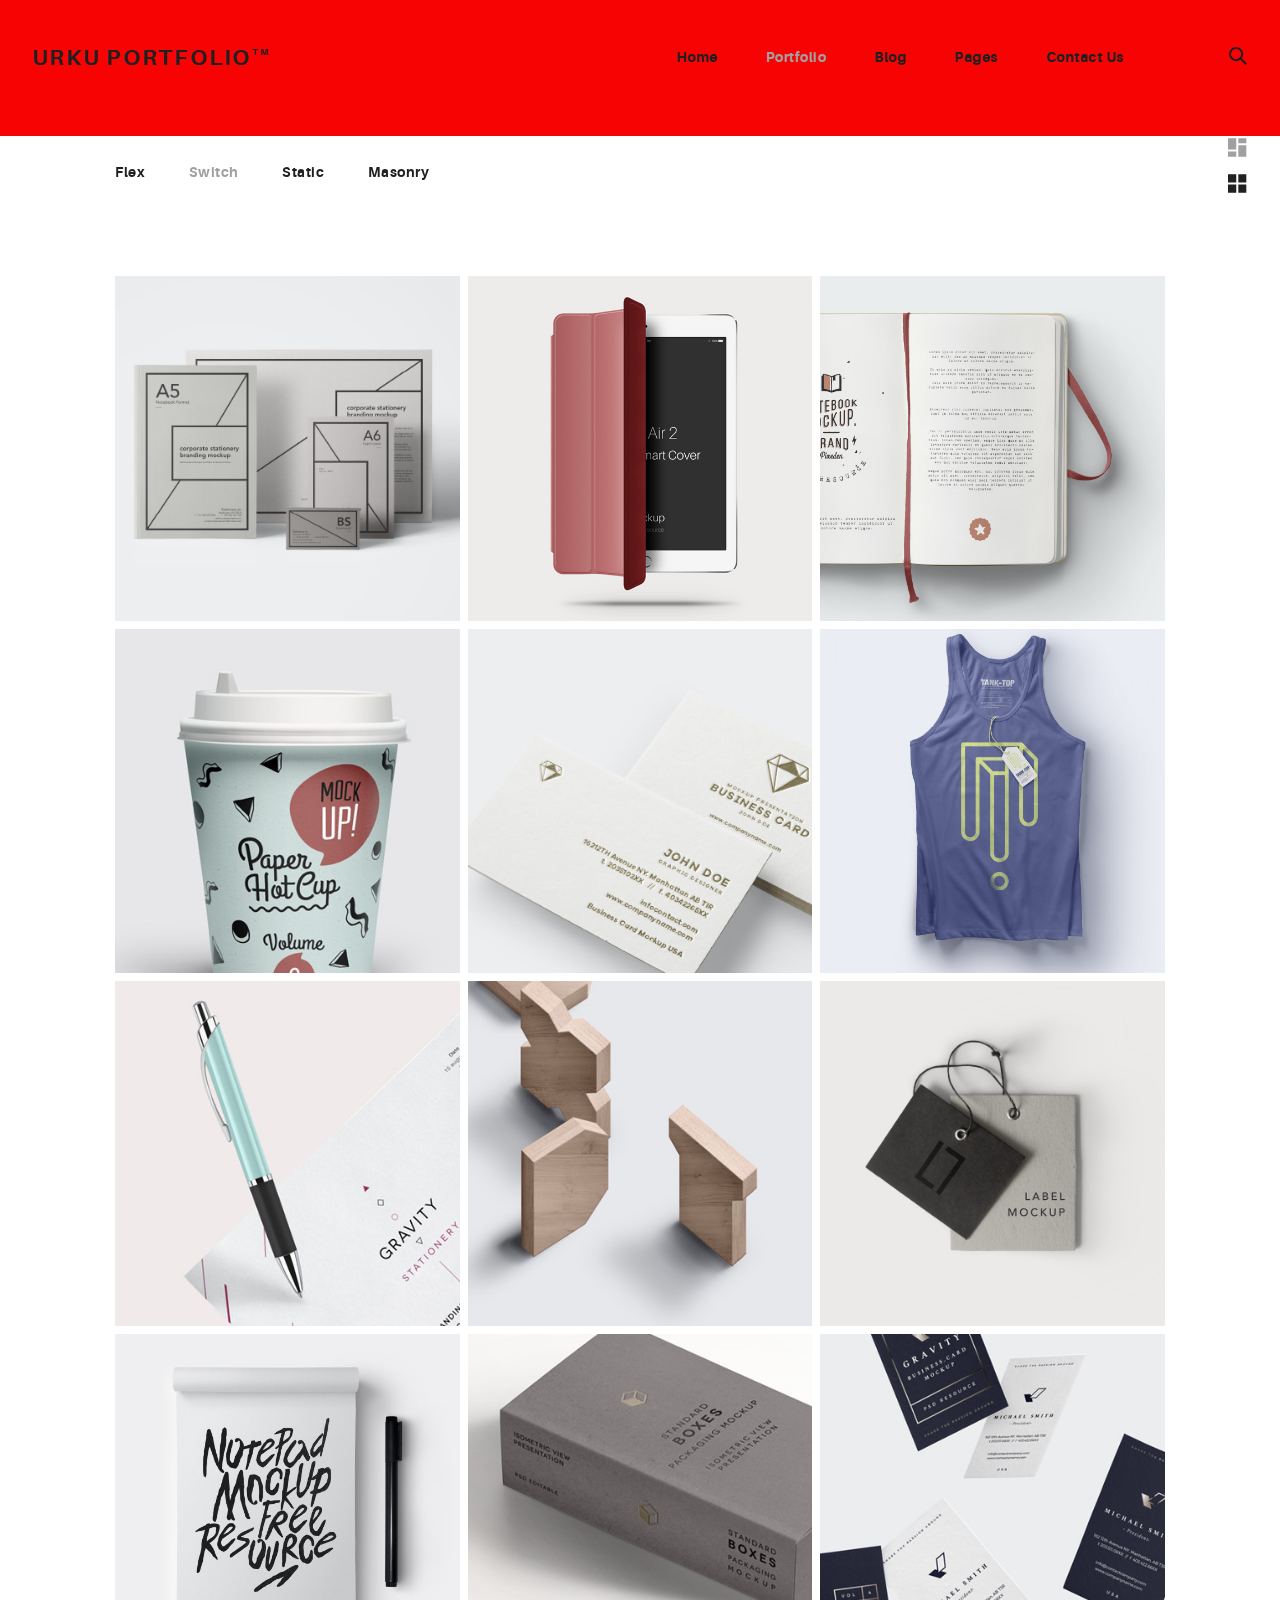
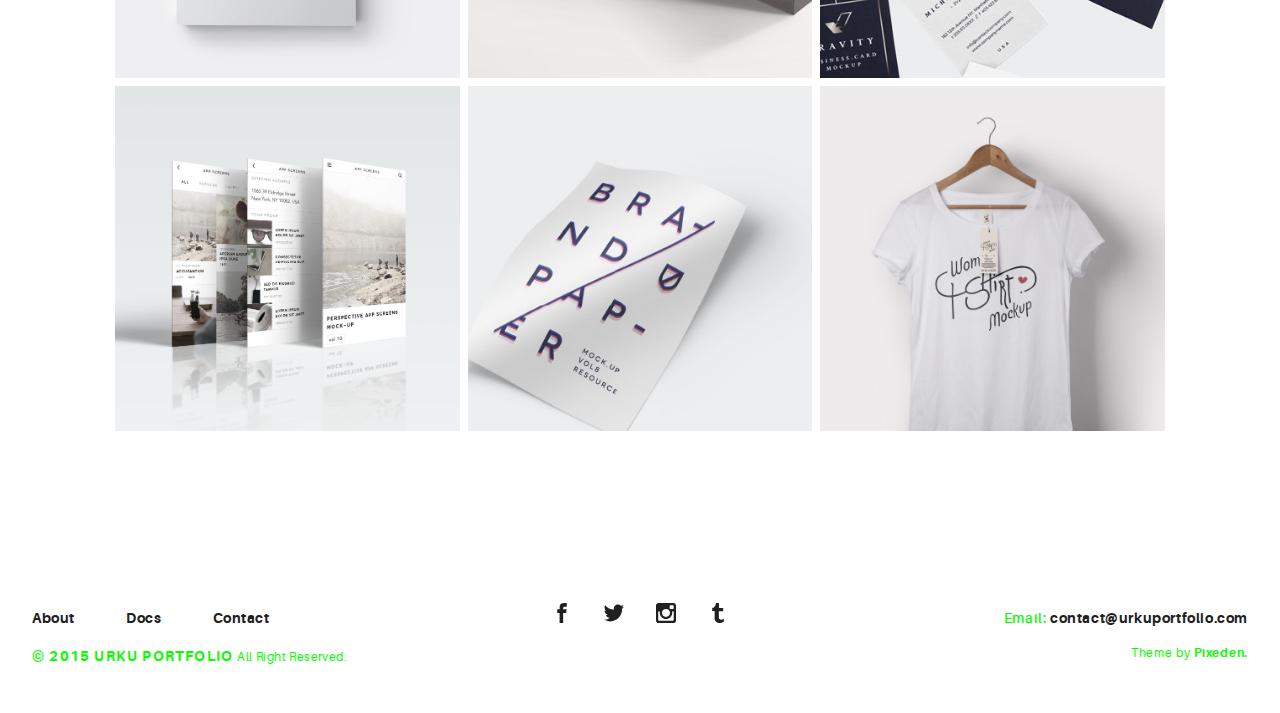
<file: portfolio-alt.html>
<!DOCTYPE html>
<html>
  <head>
    <meta name="viewport" content="width=device-width, initial-scale=1.0">
    <meta charset="UTF-8">
    <title>Urku Portfolio :: Pixeden</title>
    <link rel="icon" type="image/svg+xml" href="assets/img/urku-ico.svg">
    <link rel="stylesheet" href="assets/css/aurora-pack.min.css">
    <link rel="stylesheet" href="assets/css/aurora-theme-base.min.css">
    <link rel="stylesheet" href="assets/css/urku.css">
  </head>
  <body class="top-fixed">
    <header class="ae-container-fluid ae-container-fluid--full rk-header ">
      <input type="checkbox" id="mobile-menu" class="rk-mobile-menu">
      <label for="mobile-menu">
        <svg>
          <use xlink:href="assets/img/symbols.svg#bar"></use>
        </svg>
        <svg>
          <use xlink:href="assets/img/symbols.svg#bar"></use>
        </svg>
        <svg>
          <use xlink:href="assets/img/symbols.svg#bar"></use>
        </svg>
      </label>
      <div class="ae-container-fluid rk-topbar">
        <h1 class="rk-logo"><a href="index.html">urku portfolio<sup>tm</sup></a></h1>
        <nav class="rk-navigation">
          <ul class="rk-menu">
            <li class="rk-menu__item"><a href="index.html" class="rk-menu__link">Home</a>
            </li>
            <li class="active rk-menu__item"><a href="portfolio.html" class="rk-menu__link">Portfolio</a>
            </li>
            <li class="rk-menu__item"><a href="blog.html" class="rk-menu__link">Blog</a>
            </li>
            <li class="rk-menu__item"><a href="#0" class="rk-menu__link">Pages</a>
              <nav class="rk-menu__sub">
                <ul class="rk-container">
                  <li class="rk-menu__item"><a href="about.html" class="rk-menu__link">About</a></li>
                  <li class="rk-menu__item"><a href="documentation.html" class="rk-menu__link">Documentation</a></li>
                  <li class="rk-menu__item"><a href="design-styles.html" class="rk-menu__link">Design Styles</a></li>
                </ul>
              </nav>
            </li>
            <li class="rk-menu__item"><a href="contact.html" class="rk-menu__link">Contact Us</a>
            </li>
          </ul>
          <form class="rk-search">
            <input type="text" placeholder="Search" id="urku-search" class="rk-search-field">
            <label for="urku-search">
              <svg>
                <use xlink:href="assets/img/symbols.svg#icon-search"></use>
              </svg>
            </label>
          </form>
        </nav>
      </div>
    </header>
    <section class="ae-container-fluid rk-main">
      <input type="radio" name="layout-ctrl" checked id="layout-base" class="layout-ctrl-input">
      <div class="ae-container-fluid rk-layout-ctrl-cont">
        <label for="layout-base" class="rk-layout-ctrl">
          <svg>
            <use xlink:href="assets/img/symbols.svg#icon-view-default"></use>
          </svg>
        </label>
      </div>
      <input type="radio" name="layout-ctrl" id="layout-grid" class="layout-ctrl-input">
      <div class="ae-container-fluid rk-layout-ctrl-cont">
        <label for="layout-grid" class="rk-layout-ctrl">
          <svg>
            <use xlink:href="assets/img/symbols.svg#icon-view-alt"></use>
          </svg>
        </label>
      </div>
      <div class="rk-layout-ctrl-mobile">
        <svg viewBox="0 0 9 9" class="layout-mob-1">
          <rect width="100%" height="100%" fill="currentColor"></rect>
        </svg>
        <svg viewBox="0 0 9 9" class="layout-mob-2">
          <rect width="100%" height="100%" fill="currentColor"></rect>
        </svg>
        <svg viewBox="0 0 9 9" class="layout-mob-3">
          <rect width="100%" height="100%" fill="currentColor"></rect>
        </svg>
        <svg viewBox="0 0 9 9" class="layout-mob-4">
          <rect width="100%" height="100%" fill="currentColor"></rect>
        </svg>
      </div>
      <section class="ae-container-fluid ae-container-fluid--inner rk-portfolio">
        <div class="au-xs-ta-center au-lg-ta-left">
          <ul class="rk-menu rk-categories-menu">
            <li class="rk-menu__item"><a href="portfolio.html" class="rk-menu__link">Flex</a>
            </li>
            <li class="active rk-menu__item"><a href="portfolio-alt.html" class="rk-menu__link">Switch</a>
            </li>
            <li class="rk-menu__item"><a href="portfolio-raw.html" class="rk-menu__link">Static</a>
            </li>
            <li class="rk-menu__item"><a href="portfolio-masonry.html" class="rk-menu__link">Masonry</a>
            </li>
          </ul>
        </div>
        <div class="rk-portfolio__items"><a href="portfolio-item.html" class="rk-item rk-item--flex item-1 rk-size-4 rk-tosize-3 rk-square ">
            <div class="item-meta">
              <h2>Hola</h2>
              <p>Branding</p>
            </div></a><a href="portfolio-item.html" class="rk-item rk-item--flex item-2 rk-size-4 rk-tosize-3 rk-square ">
            <div class="item-meta">
              <h2>Pickled Tousled</h2>
              <p>Art Direction</p>
            </div></a><a href="portfolio-item.html" class="rk-item rk-item--flex item-3 rk-size-4 rk-tosize-3 rk-square ">
            <div class="item-meta">
              <h2>Waistcoat vegan</h2>
              <p>Graphic Design</p>
            </div></a><a href="portfolio-item.html" class="rk-item rk-item--flex item-4 rk-size-4 rk-tosize-3 rk-square ">
            <div class="item-meta">
              <h2>Tumblr hammock</h2>
              <p>Packaging</p>
            </div></a><a href="portfolio-item.html" class="rk-item rk-item--flex item-5 rk-size-4  rk-square ">
            <div class="item-meta">
              <h2>Biodiesel etsy</h2>
              <p>Branding</p>
            </div></a><a href="portfolio-item.html" class="rk-item rk-item--flex item-6 rk-size-4  rk-square ">
            <div class="item-meta">
              <h2>Gentrify artisan</h2>
              <p>Graphic Design</p>
            </div></a><a href="portfolio-item.html" class="rk-item rk-item--flex item-7 rk-size-4  rk-square ">
            <div class="item-meta">
              <h2>Plaid austin</h2>
              <p>Graphic Design</p>
            </div></a><a href="portfolio-item.html" class="rk-item rk-item--flex item-8 rk-size-4 rk-tosize-6 rk-square ">
            <div class="item-meta">
              <h2>Trust fund</h2>
              <p>Packaging</p>
            </div></a><a href="portfolio-item.html" class="rk-item rk-item--flex item-9 rk-size-4 rk-tosize-6 rk-square ">
            <div class="item-meta">
              <h2>Gentrify pork</h2>
              <p>Branding</p>
            </div></a><a href="portfolio-item.html" class="rk-item rk-item--flex item-10 rk-size-4 rk-tosize-3 rk-square ">
            <div class="item-meta">
              <h2>Waistcoat ugh</h2>
              <p>UI/UX</p>
            </div></a><a href="portfolio-item.html" class="rk-item rk-item--flex item-11 rk-size-4 rk-tosize-3 rk-square ">
            <div class="item-meta">
              <h2>Deep v kogi</h2>
              <p>Graphic Design</p>
            </div></a><a href="portfolio-item.html" class="rk-item rk-item--flex item-12 rk-size-4 rk-tosize-3 rk-square ">
            <div class="item-meta">
              <h2>Venmo trust</h2>
              <p>Packaging</p>
            </div></a><a href="portfolio-item.html" class="rk-item rk-item--flex item-13 rk-size-4 rk-tosize-3 rk-square ">
            <div class="item-meta">
              <h2>Venmo trust</h2>
              <p>Ui/UX</p>
            </div></a><a href="portfolio-item.html" class="rk-item rk-item--flex item-14 rk-size-4 rk-tosize-6 rk-square rk-toportrait">
            <div class="item-meta">
              <h2>Gentrify semiotic</h2>
              <p>Art Direction</p>
            </div></a><a href="portfolio-item.html" class="rk-item rk-item--flex item-15 rk-size-4 rk-tosize-6 rk-square rk-toportrait">
            <div class="item-meta">
              <h2>Migas artisan</h2>
              <p>Photography</p>
            </div></a>
        </div>
      </section>
    </section>
    <footer class="ae-container-fluid rk-footer ">
      <div class="ae-grid ae-grid--collapse">
        <div class="ae-grid__item item-lg-4 au-xs-ta-center au-lg-ta-left">
          <ul class="rk-menu rk-footer-menu">
            <li class="rk-menu__item"><a href="about.html" class="rk-menu__link">About</a>
            </li>
            <li class="rk-menu__item"><a href="documentation.html" class="rk-menu__link">Docs</a>
            </li>
            <li class="rk-menu__item"><a href="contact.html" class="rk-menu__link">Contact</a>
            </li>
          </ul>
          <p class="rk-footer__text rk-footer__copy "> <span class="ae-u-bold">© </span><span class="ae-u-bolder">2015 URKU PORTFOLIO </span>All Right Reserved.</p>
        </div>
        <div class="ae-grid__item item-lg-4 au-xs-ta-center"><a href="#0" class="rk-social-btn ">
            <svg>
              <use xlink:href="assets/img/symbols.svg#icon-facebook"></use>
            </svg></a><a href="#0" class="rk-social-btn ">
            <svg>
              <use xlink:href="assets/img/symbols.svg#icon-twitter"></use>
            </svg></a><a href="#0" class="rk-social-btn ">
            <svg>
              <use xlink:href="assets/img/symbols.svg#icon-pinterest"></use>
            </svg></a><a href="#0" class="rk-social-btn ">
            <svg>
              <use xlink:href="assets/img/symbols.svg#icon-tumblr"></use>
            </svg></a></div>
        <div class="ae-grid__item item-lg-4 au-xs-ta-center au-lg-ta-right">
          <p class="rk-footer__text rk-footer__contact "> <span class="ae-u-bold">Email: </span><span class="ae-u-bolder"> <a href="#0" class="rk-dark-color ">contact@urkuportfolio.com </a></span></p>
          <p class="rk-footer__text rk-footer__by">Theme by <a href="http://pixeden.com" class="ae-u-bolder">Pixeden.</a></p>
        </div>
      </div>
    </footer>
    <script src="assets/js/svg4everybody.min.js"></script>
    <script>svg4everybody();</script>
  </body>
</html>
</file>
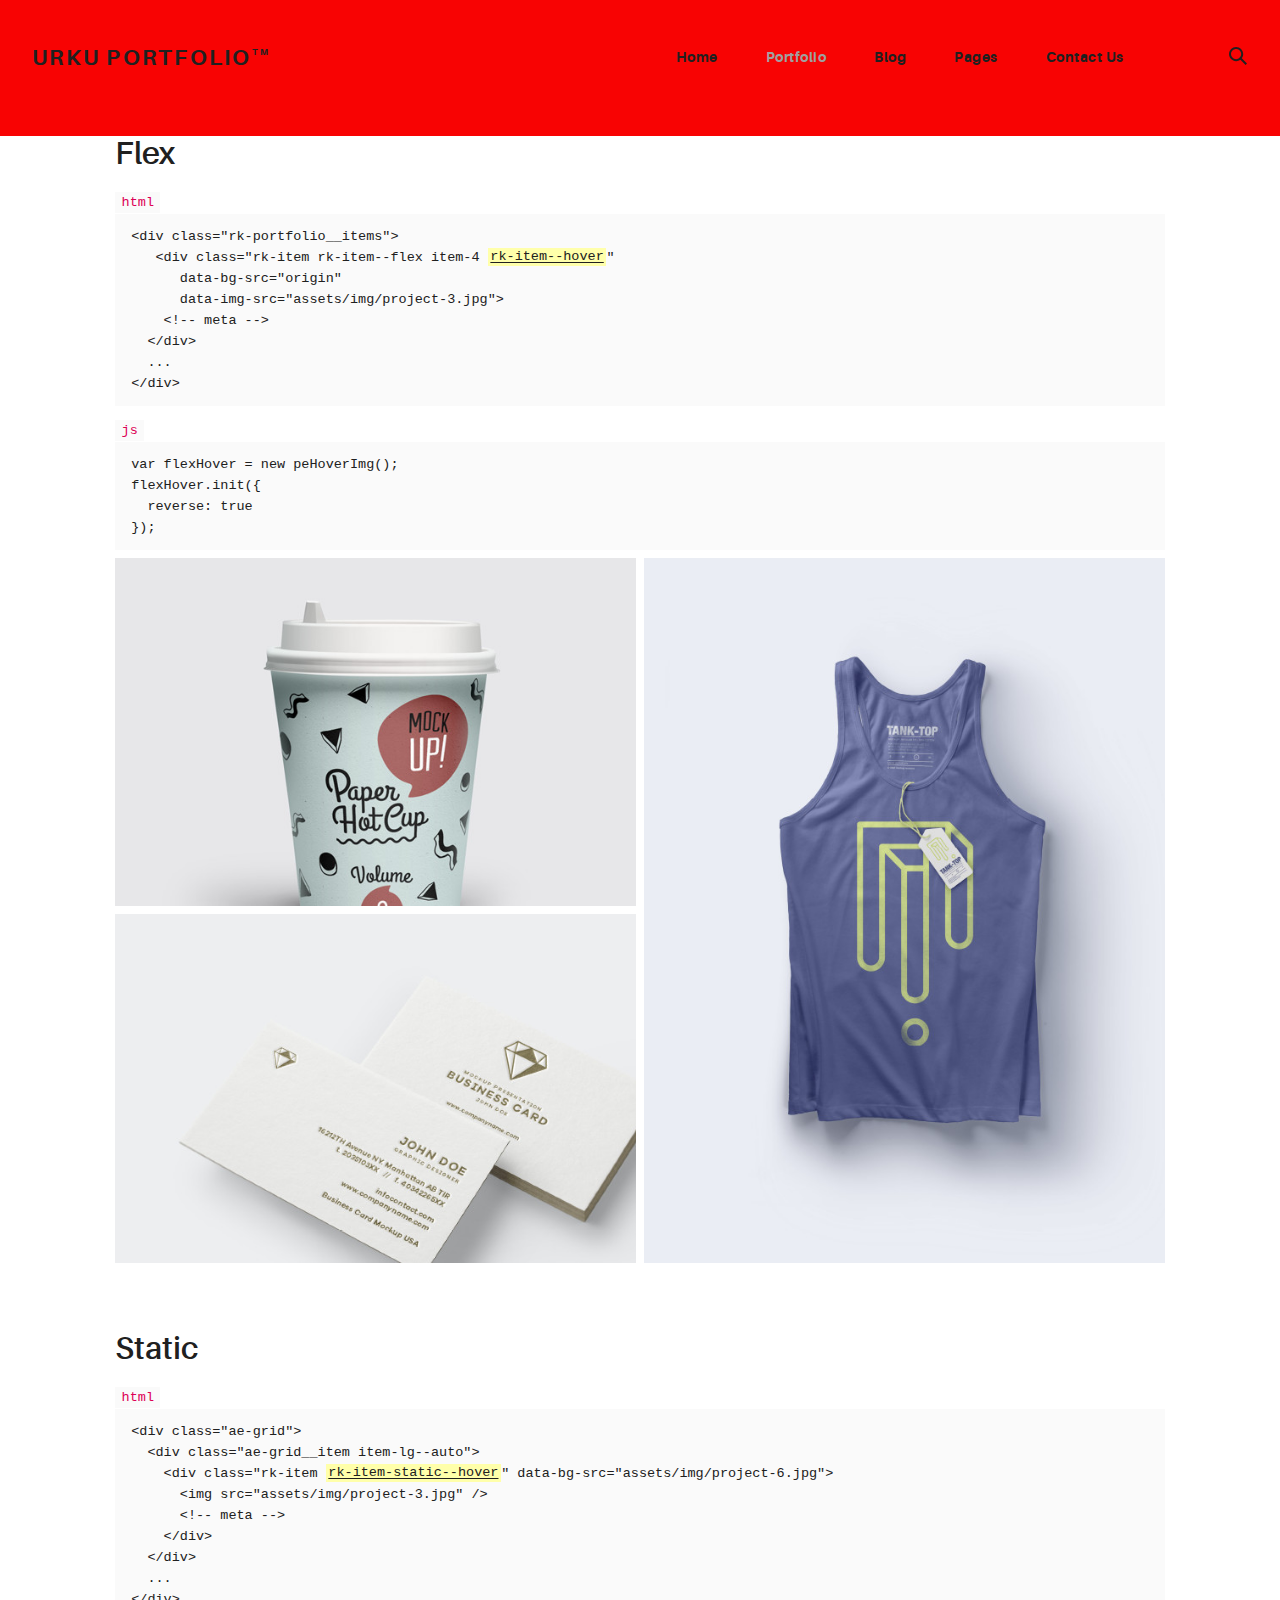
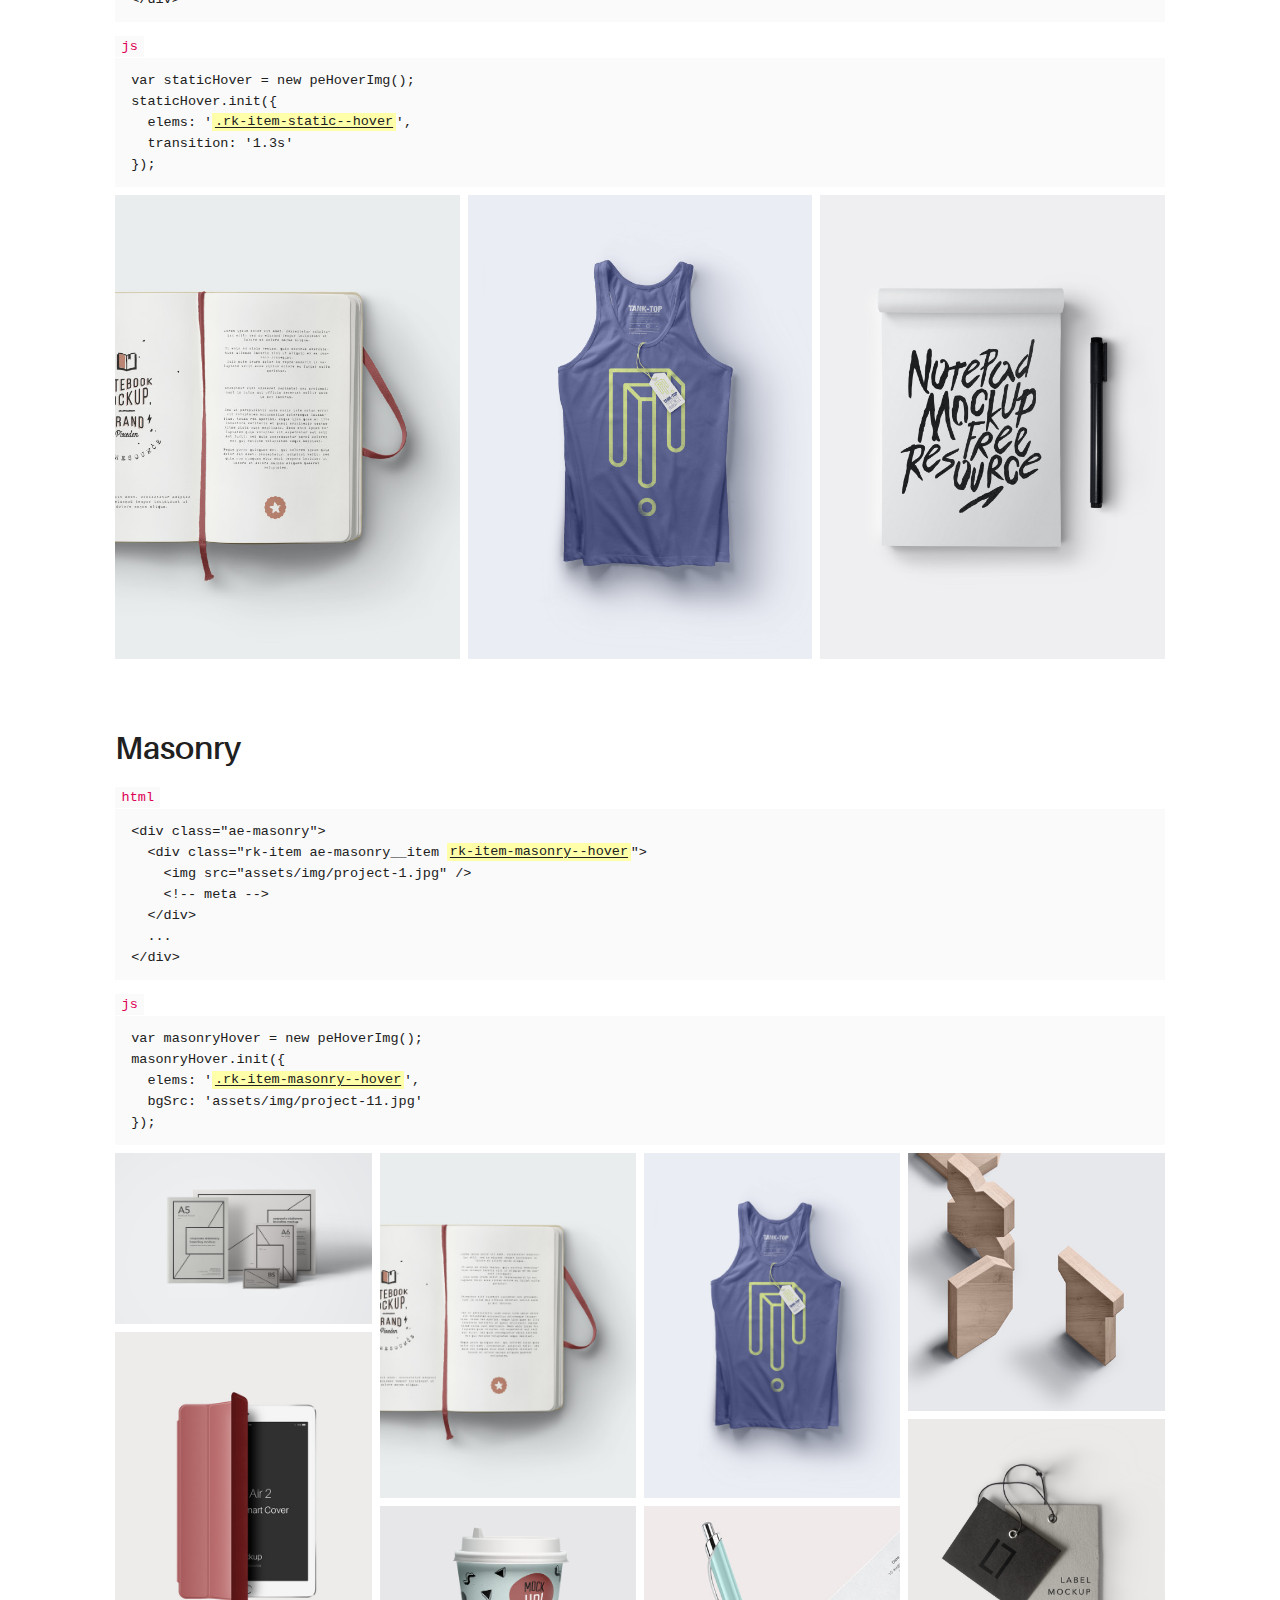
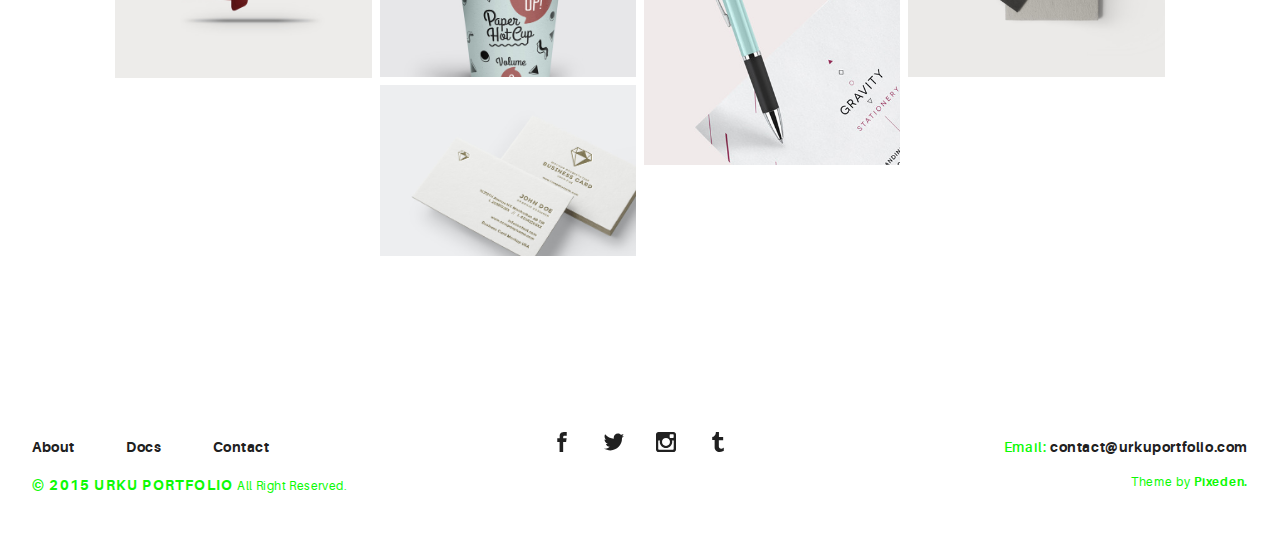
<file: portfolio-hover.html>
<!DOCTYPE html>
<html>
  <head>
    <meta name="viewport" content="width=device-width, initial-scale=1.0">
    <meta charset="UTF-8">
    <title>Urku Portfolio :: Pixeden</title>
    <link rel="icon" type="image/svg+xml" href="assets/img/urku-ico.svg">
    <link rel="stylesheet" href="assets/css/aurora-pack.min.css">
    <link rel="stylesheet" href="assets/css/aurora-theme-base.min.css">
    <link rel="stylesheet" href="assets/css/urku.css">
  </head>
  <body class="top-fixed">
    <header class="ae-container-fluid ae-container-fluid--full rk-header ">
      <input type="checkbox" id="mobile-menu" class="rk-mobile-menu">
      <label for="mobile-menu">
        <svg>
          <use xlink:href="assets/img/symbols.svg#bar"></use>
        </svg>
        <svg>
          <use xlink:href="assets/img/symbols.svg#bar"></use>
        </svg>
        <svg>
          <use xlink:href="assets/img/symbols.svg#bar"></use>
        </svg>
      </label>
      <div class="ae-container-fluid rk-topbar">
        <h1 class="rk-logo"><a href="index.html">urku portfolio<sup>tm</sup></a></h1>
        <nav class="rk-navigation">
          <ul class="rk-menu">
            <li class="rk-menu__item"><a href="index.html" class="rk-menu__link">Home</a>
            </li>
            <li class="active rk-menu__item"><a href="portfolio.html" class="rk-menu__link">Portfolio</a>
            </li>
            <li class="rk-menu__item"><a href="blog.html" class="rk-menu__link">Blog</a>
            </li>
            <li class="rk-menu__item"><a href="#0" class="rk-menu__link">Pages</a>
              <nav class="rk-menu__sub">
                <ul class="rk-container">
                  <li class="rk-menu__item"><a href="about.html" class="rk-menu__link">About</a></li>
                  <li class="rk-menu__item"><a href="documentation.html" class="rk-menu__link">Documentation</a></li>
                  <li class="rk-menu__item"><a href="design-styles.html" class="rk-menu__link">Design Styles</a></li>
                </ul>
              </nav>
            </li>
            <li class="rk-menu__item"><a href="contact.html" class="rk-menu__link">Contact Us</a>
            </li>
          </ul>
          <form class="rk-search">
            <input type="text" placeholder="Search" id="urku-search" class="rk-search-field">
            <label for="urku-search">
              <svg>
                <use xlink:href="assets/img/symbols.svg#icon-search"></use>
              </svg>
            </label>
          </form>
        </nav>
      </div>
    </header>
    <section class="rk-container rk-main">
      <section class="ae-container-fluid ae-container-fluid--inner rk-portfolio">
        <h3>Flex</h3><code>html</code>
        <pre><code>&lt;div class=&quot;rk-portfolio__items&quot;&gt;
   &lt;div class=&quot;rk-item rk-item--flex item-4 <ins>rk-item--hover</ins>&quot; 
      data-bg-src=&quot;origin&quot; 
      data-img-src=&quot;assets/img/project-3.jpg&quot;&gt;
    &lt;!-- meta --&gt;
  &lt;/div&gt;
  ...
&lt;/div&gt;</code></pre><code>js</code>
        <pre><code>var flexHover = new peHoverImg();
flexHover.init({
  reverse: true
});</code></pre>
        <div class="rk-portfolio__items">
          <div class="rk-items-cont rk-size-6 rk-tosize-8"><a href="portfolio-item.html" data-bg-src="origin" data-img-src="assets/img/project-3.jpg" class="rk-item rk-item--flex item-4 rk-size-12 rk-landscape rk-item--hover"> 
              <div class="item-meta">
                <h2>Tumblr hammock</h2>
                <p>Packaging</p>
              </div></a><a href="portfolio-item.html" data-bg-src="origin" data-img-src="assets/img/project-11.jpg" class="rk-item rk-item--flex item-5 rk-size-12 rk-landscape rk-item--hover"> 
              <div class="item-meta">
                <h2>Biodiesel etsy</h2>
                <p>Branding</p>
              </div></a></div><a href="portfolio-item.html" data-bg-src="origin" data-img-src="assets/img/project-2.jpg" class="rk-item rk-item--flex item-6 rk-size-6 rk-portrait rk-item--hover"> 
            <div class="item-meta">
              <h2>Gentrify artisan</h2>
              <p>Graphic Design</p>
            </div></a>
        </div>
        <h3 class="au-mt-4">Static</h3><code>html</code>
        <pre><code>&lt;div class=&quot;ae-grid&quot;&gt;
  &lt;div class=&quot;ae-grid__item item-lg--auto&quot;&gt;
    &lt;div class=&quot;rk-item <ins>rk-item-static--hover</ins>&quot; data-bg-src=&quot;assets/img/project-6.jpg&quot;&gt;
      &lt;img src=&quot;assets/img/project-3.jpg&quot; /&gt;
      &lt;!-- meta --&gt;
    &lt;/div&gt;
  &lt;/div&gt;
  ...
&lt;/div&gt;</code></pre><code>js</code>
        <pre><code>var staticHover = new peHoverImg();
staticHover.init({
  elems: '<ins>.rk-item-static--hover</ins>',
  transition: '1.3s'
});</code></pre>
        <div class="ae-grid">
          <div class="ae-grid__item item-lg--auto"><a href="portfolio-item.html" data-bg-src="assets/img/project-6.jpg" class="rk-item rk-item-static--hover"><img src="assets/img/project-3.jpg" alt="">
              <div class="item-meta">
                <h2>Waistcoat vegan</h2>
                <p>Graphic Design</p>
              </div></a></div>
          <div class="ae-grid__item item-lg--auto"><a href="portfolio-item.html" data-bg-src="assets/img/project-10.jpg" class="rk-item rk-item-static--hover"><img src="assets/img/project-6.jpg" alt="">
              <div class="item-meta">
                <h2>Gentrify artisan</h2>
                <p>Graphic Design</p>
              </div></a></div>
          <div class="ae-grid__item item-lg--auto"><a href="portfolio-item.html" data-bg-src="assets/img/project-3.jpg" class="rk-item rk-item-static--hover"><img src="assets/img/project-10.jpg" alt="">
              <div class="item-meta">
                <h2>Waistcoat ugh</h2>
                <p>UI/UX</p>
              </div></a></div>
        </div>
        <h3 class="au-mt-4">Masonry</h3><code>html</code>
        <pre><code>&lt;div class=&quot;ae-masonry&quot;&gt;
  &lt;div class=&quot;rk-item ae-masonry__item <ins>rk-item-masonry--hover</ins>&quot;&gt;
    &lt;img src=&quot;assets/img/project-1.jpg&quot; /&gt;
    &lt;!-- meta --&gt;
  &lt;/div&gt;
  ...
&lt;/div&gt;</code></pre><code>js</code>
        <pre><code>var masonryHover = new peHoverImg();
masonryHover.init({
  elems: '<ins>.rk-item-masonry--hover</ins>',
  bgSrc: 'assets/img/project-11.jpg'
});</code></pre>
        <div class="ae-masonry ae-masonry-md-2 ae-masonry-xl-4"><a href="portfolio-item.html" class="rk-item ae-masonry__item rk-item-masonry--hover"><img src="assets/img/project-1.jpg" alt="">
            <div class="item-meta">
              <h2>Hola</h2>
              <p>Branding</p>
            </div></a><a href="portfolio-item.html" class="rk-item ae-masonry__item rk-item-masonry--hover"><img src="assets/img/project-2.jpg" alt="">
            <div class="item-meta">
              <h2>Pickled Tousled</h2>
              <p>Art Direction</p>
            </div></a><a href="portfolio-item.html" class="rk-item ae-masonry__item rk-item-masonry--hover"><img src="assets/img/project-3.jpg" alt="">
            <div class="item-meta">
              <h2>Waistcoat vegan</h2>
              <p>Graphic Design</p>
            </div></a><a href="portfolio-item.html" class="rk-item ae-masonry__item rk-item-masonry--hover"><img src="assets/img/project-4.jpg" alt="">
            <div class="item-meta">
              <h2>Tumblr hammock</h2>
              <p>Packaging</p>
            </div></a><a href="portfolio-item.html" class="rk-item ae-masonry__item rk-item-masonry--hover"><img src="assets/img/project-5.jpg" alt="">
            <div class="item-meta">
              <h2>Biodiesel etsy</h2>
              <p>Branding</p>
            </div></a><a href="portfolio-item.html" class="rk-item ae-masonry__item rk-item-masonry--hover"><img src="assets/img/project-6.jpg" alt="">
            <div class="item-meta">
              <h2>Gentrify artisan</h2>
              <p>Graphic Design</p>
            </div></a><a href="portfolio-item.html" class="rk-item ae-masonry__item rk-item-masonry--hover"><img src="assets/img/project-7.jpg" alt="">
            <div class="item-meta">
              <h2>Plaid austin</h2>
              <p>Graphic Design</p>
            </div></a><a href="portfolio-item.html" class="rk-item ae-masonry__item rk-item-masonry--hover"><img src="assets/img/project-8.jpg" alt="">
            <div class="item-meta">
              <h2>Trust fund</h2>
              <p>Packaging</p>
            </div></a><a href="portfolio-item.html" class="rk-item ae-masonry__item rk-item-masonry--hover"><img src="assets/img/project-9.jpg" alt="">
            <div class="item-meta">
              <h2>Gentrify pork</h2>
              <p>Branding</p>
            </div></a>
        </div>
      </section>
    </section>
    <footer class="ae-container-fluid rk-footer ">
      <div class="ae-grid ae-grid--collapse">
        <div class="ae-grid__item item-lg-4 au-xs-ta-center au-lg-ta-left">
          <ul class="rk-menu rk-footer-menu">
            <li class="rk-menu__item"><a href="about.html" class="rk-menu__link">About</a>
            </li>
            <li class="rk-menu__item"><a href="documentation.html" class="rk-menu__link">Docs</a>
            </li>
            <li class="rk-menu__item"><a href="contact.html" class="rk-menu__link">Contact</a>
            </li>
          </ul>
          <p class="rk-footer__text rk-footer__copy "> <span class="ae-u-bold">© </span><span class="ae-u-bolder">2015 URKU PORTFOLIO </span>All Right Reserved.</p>
        </div>
        <div class="ae-grid__item item-lg-4 au-xs-ta-center"><a href="#0" class="rk-social-btn ">
            <svg>
              <use xlink:href="assets/img/symbols.svg#icon-facebook"></use>
            </svg></a><a href="#0" class="rk-social-btn ">
            <svg>
              <use xlink:href="assets/img/symbols.svg#icon-twitter"></use>
            </svg></a><a href="#0" class="rk-social-btn ">
            <svg>
              <use xlink:href="assets/img/symbols.svg#icon-pinterest"></use>
            </svg></a><a href="#0" class="rk-social-btn ">
            <svg>
              <use xlink:href="assets/img/symbols.svg#icon-tumblr"></use>
            </svg></a></div>
        <div class="ae-grid__item item-lg-4 au-xs-ta-center au-lg-ta-right">
          <p class="rk-footer__text rk-footer__contact "> <span class="ae-u-bold">Email: </span><span class="ae-u-bolder"> <a href="#0" class="rk-dark-color ">contact@urkuportfolio.com </a></span></p>
          <p class="rk-footer__text rk-footer__by">Theme by <a href="http://pixeden.com" class="ae-u-bolder">Pixeden.</a></p>
        </div>
      </div>
    </footer>
    <script src="assets/js/svg4everybody.min.js"></script>
    <script>svg4everybody();</script>
    <script src="assets/js/pe-hoverimage.js"></script>
    <script>
      var flexHover = new peHoverImg();
      flexHover.init({
        reverse: true
      });
      
      var staticHover = new peHoverImg();
      staticHover.init({
        elems: '.rk-item-static--hover',
        transition: '1.3s'
      });
      
      var masonryHover = new peHoverImg();
      masonryHover.init({
        elems: '.rk-item-masonry--hover',
        bgSrc: 'assets/img/project-11.jpg'
      });
    </script>
  </body>
</html>
</file>
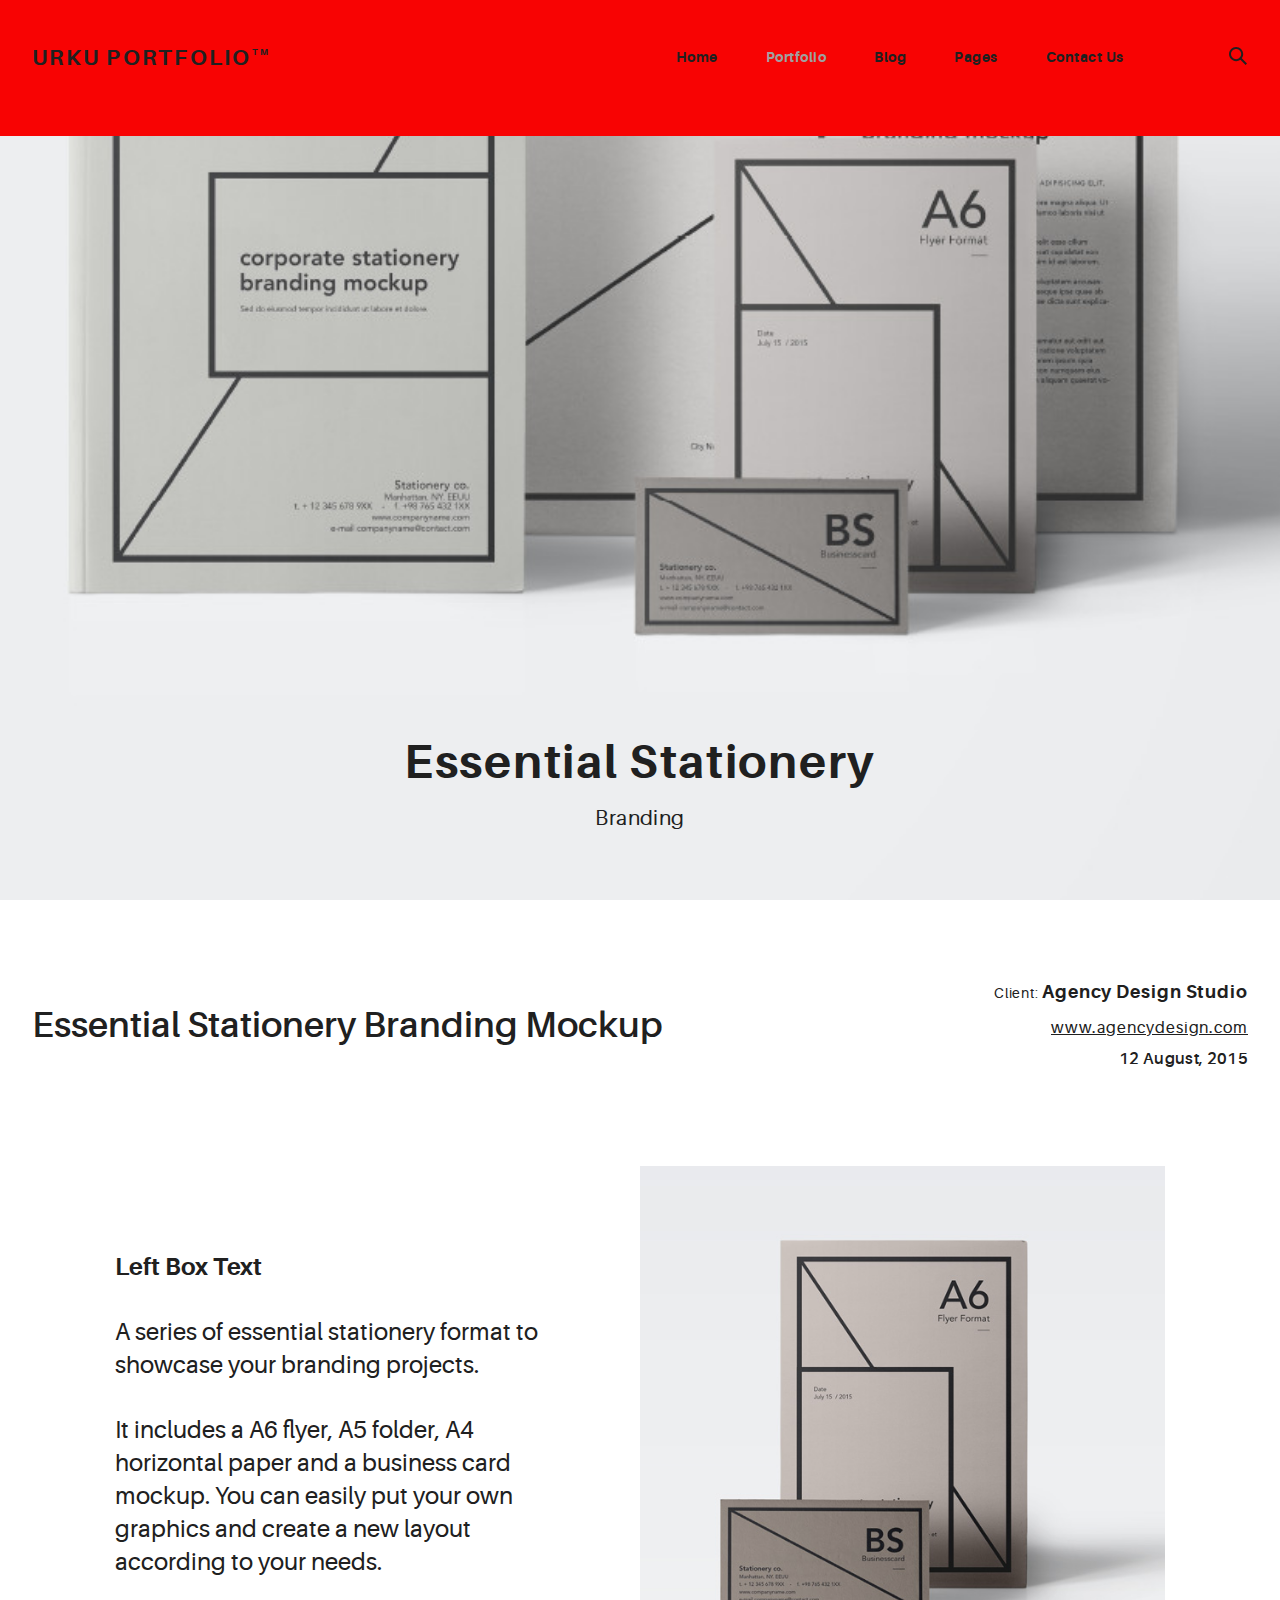
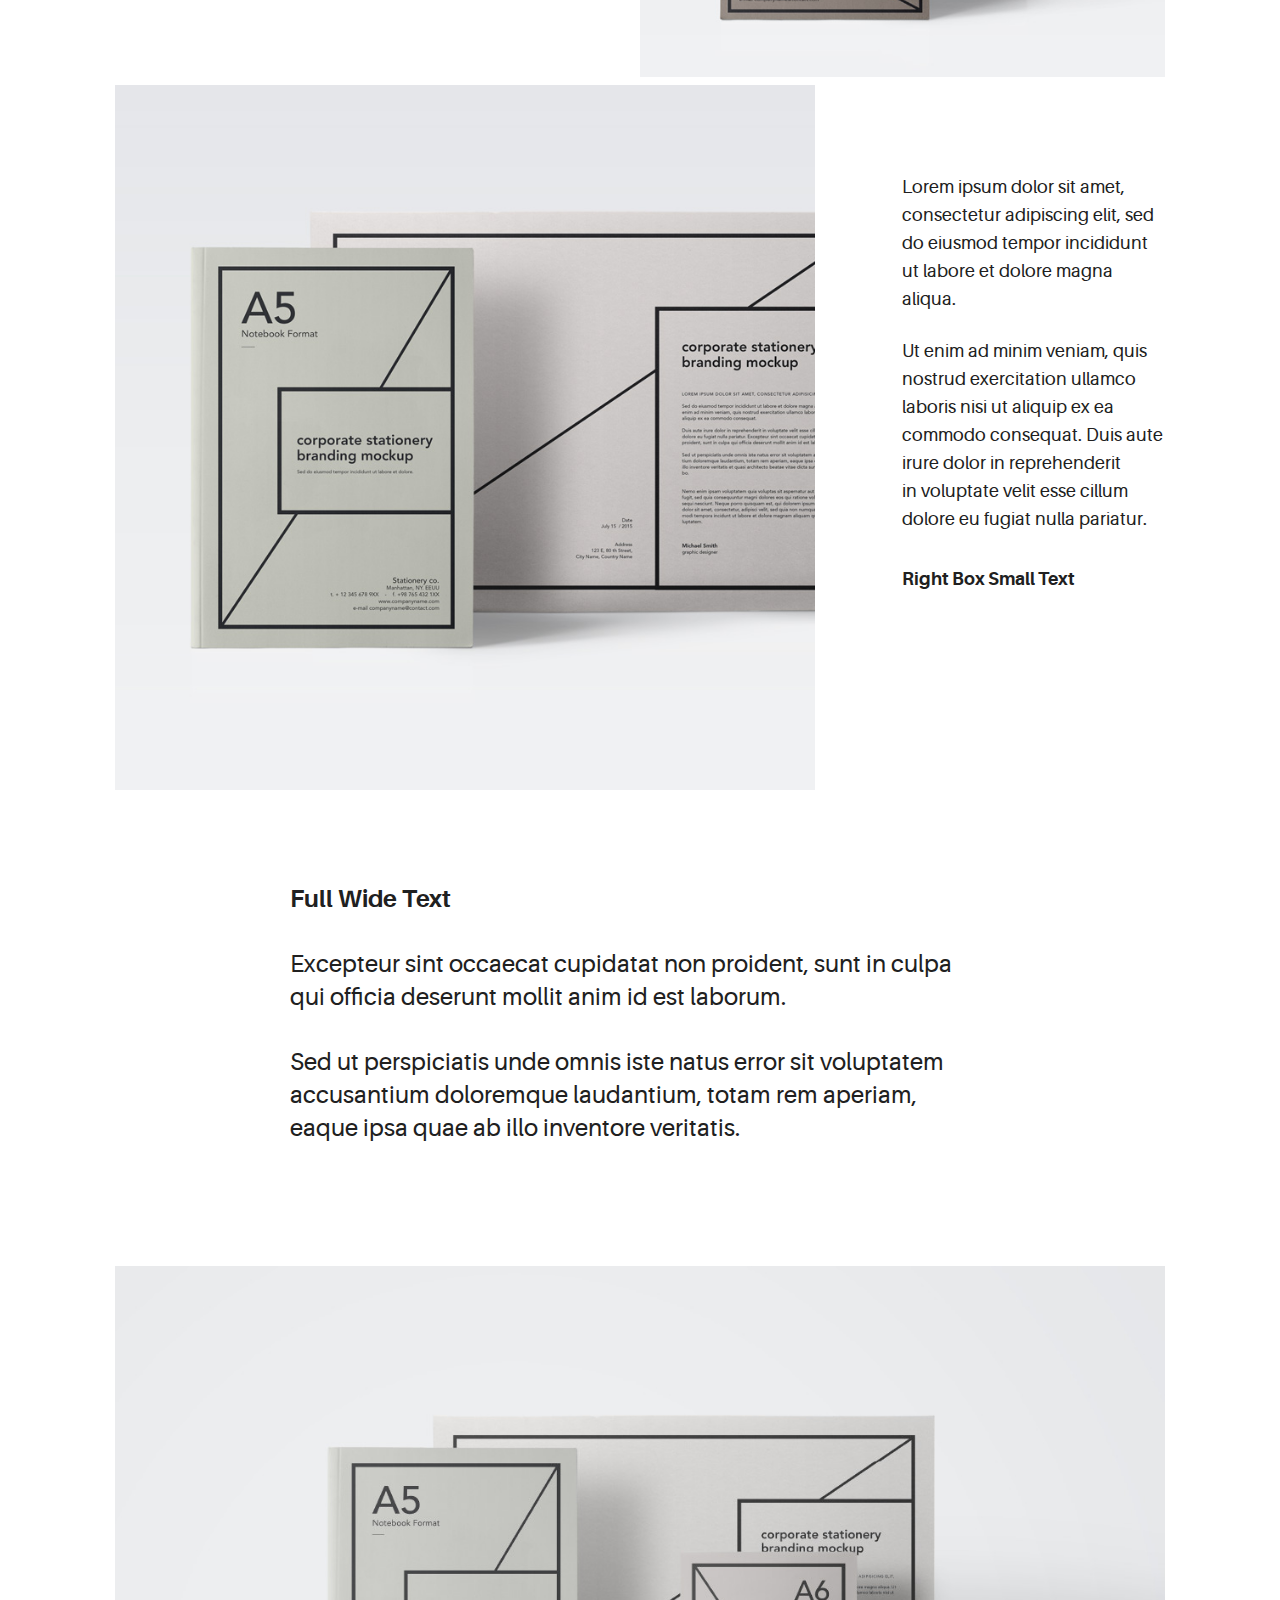
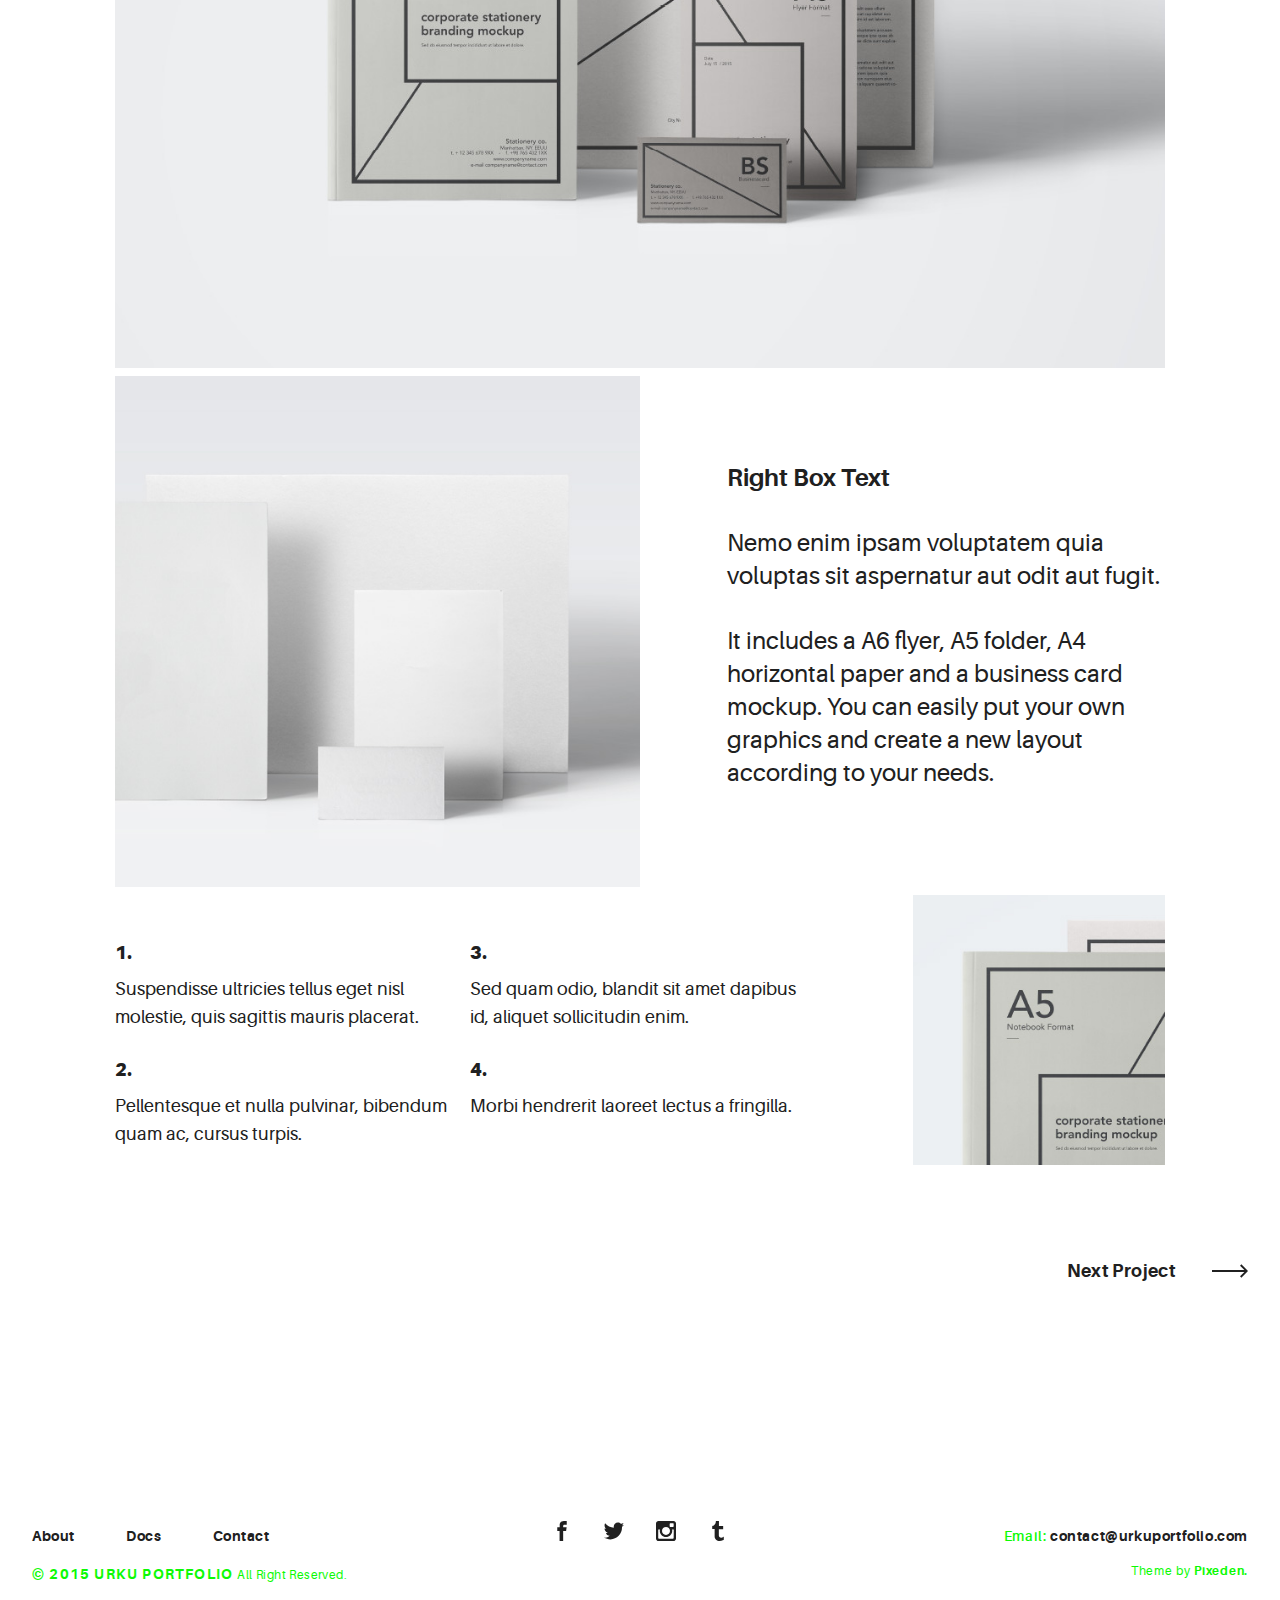
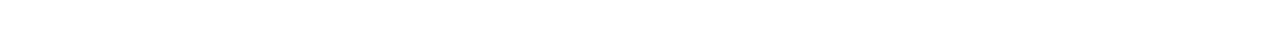
<file: portfolio-item.html>
<!DOCTYPE html>
<html>
  <head>
    <meta name="viewport" content="width=device-width, initial-scale=1.0">
    <meta charset="UTF-8">
    <title>Urku Portfolio :: Pixeden</title>
    <link rel="icon" type="image/svg+xml" href="assets/img/urku-ico.svg">
    <link rel="stylesheet" href="assets/css/aurora-pack.min.css">
    <link rel="stylesheet" href="assets/css/aurora-theme-base.min.css">
    <link rel="stylesheet" href="assets/css/urku.css">
  </head>
  <body class="top-fixed">
    <header class="ae-container-fluid ae-container-fluid--full rk-header ">
      <input type="checkbox" id="mobile-menu" class="rk-mobile-menu">
      <label for="mobile-menu">
        <svg>
          <use xlink:href="assets/img/symbols.svg#bar"></use>
        </svg>
        <svg>
          <use xlink:href="assets/img/symbols.svg#bar"></use>
        </svg>
        <svg>
          <use xlink:href="assets/img/symbols.svg#bar"></use>
        </svg>
      </label>
      <div class="ae-container-fluid rk-topbar">
        <h1 class="rk-logo"><a href="index.html">urku portfolio<sup>tm</sup></a></h1>
        <nav class="rk-navigation">
          <ul class="rk-menu">
            <li class="rk-menu__item"><a href="index.html" class="rk-menu__link">Home</a>
            </li>
            <li class="active rk-menu__item"><a href="portfolio.html" class="rk-menu__link">Portfolio</a>
              <nav class="rk-menu__sub">
                <ul class="rk-container">
                  <li class="rk-menu__item"><a href="portfolio.html" class="rk-menu__link">Flex</a></li>
                  <li class="rk-menu__item"><a href="portfolio-alt.html" class="rk-menu__link">Switch</a></li>
                  <li class="rk-menu__item"><a href="portfolio-raw.html" class="rk-menu__link">Static</a></li>
                  <li class="rk-menu__item"><a href="portfolio-masonry.html" class="rk-menu__link">Masonry</a></li>
                </ul>
              </nav>
            </li>
            <li class="rk-menu__item"><a href="blog.html" class="rk-menu__link">Blog</a>
            </li>
            <li class="rk-menu__item"><a href="#0" class="rk-menu__link">Pages</a>
              <nav class="rk-menu__sub">
                <ul class="rk-container">
                  <li class="rk-menu__item"><a href="about.html" class="rk-menu__link">About</a></li>
                  <li class="rk-menu__item"><a href="documentation.html" class="rk-menu__link">Documentation</a></li>
                  <li class="rk-menu__item"><a href="design-styles.html" class="rk-menu__link">Design Styles</a></li>
                </ul>
              </nav>
            </li>
            <li class="rk-menu__item"><a href="contact.html" class="rk-menu__link">Contact Us</a>
            </li>
          </ul>
          <form class="rk-search">
            <input type="text" placeholder="Search" id="urku-search" class="rk-search-field">
            <label for="urku-search">
              <svg>
                <use xlink:href="assets/img/symbols.svg#icon-search"></use>
              </svg>
            </label>
          </form>
        </nav>
      </div>
    </header>
    <section class="ae-container-fluid ae-container-fluid--full">
      <header class="rk-portfolio-cover  item-inside-1">
        <div class="item-inside__meta">
          <h1 class="ae-u-bolder rk-portfolio-title ">Essential Stationery</h1>
          <p class="ae-theta rk-portfolio-category ">Branding</p>
        </div>
      </header>
      <div class="ae-container-fluid">
        <div class="ae-grid ae-grid--collapse rk-portfolio-info ">
          <div class="ae-grid__item item-lg-8 item-sm--center au-xs-ta-center au-lg-ta-left">
            <h2 class="rk-portfolio-inner-title ">Essential Stationery Branding Mockup</h2>
          </div>
          <div class="ae-grid__item item-lg-4 au-xs-ta-center au-lg-ta-right rk-portfolio-details">
            <p class="rk-portfolio-inner-client "><span class="ae-lambda">Client: </span><span class="ae-u-bolder">Agency Design Studio</span></p>
            <p class="au-underline rk-portfolio-inner-website "><a href="#0" class="ae-kappa">www.agencydesign.com</a></p>
            <p class="ae-kappa ae-u-bold rk-portfolio-inner-date ">12 August, 2015</p>
          </div>
        </div>
      </div>
      <div class="ae-container-fluid ae-container-fluid--inner rk-portfolio--inner">
        <div class="ae-grid ae-grid--collapse au-xs-ptp-1">
          <div class="ae-grid__item item-lg-5 au-lg-ptp-1">
            <h4 class="ae-u-bolder">Left Box Text</h4>
            <p class="ae-eta">A series of essential stationery format to showcase your branding projects. </p>
            <p class="ae-eta">It includes a A6 flyer, A5 folder, A4 horizontal paper and a business card mockup. You can easily put your own graphics and create a new layout according to your needs.</p>
          </div>
          <div class="ae-grid__item item-lg-6 item-lg--offset-1"><img src="assets/img/inner-1.jpg" alt="Urku Portfolio"></div>
        </div>
        <div class="ae-grid ae-grid--collapse">
          <div class="ae-grid__item item-lg-8"><img src="assets/img/inner-2.jpg" alt="Urku Portfolio"></div>
          <div class="ae-grid__item item-lg-3 item-lg--offset-1 au-lg-ptp-1">
            <p>Lorem ipsum dolor sit amet, consectetur adipiscing elit, sed do eiusmod tempor incididunt ut labore et dolore magna aliqua. </p>
            <p class="au-mb-3">Ut enim ad minim veniam, quis nostrud exercitation ullamco laboris nisi ut aliquip ex ea commodo consequat. Duis aute irure dolor in reprehenderit <br>in voluptate velit esse cillum dolore eu fugiat nulla pariatur. </p>
            <p class="ae-u-bolder">Right Box Small Text</p>
          </div>
        </div>
        <div class="ae-grid ae-grid--collapse au-xs-ptp-1 au-xs-pbp-1">
          <div class="ae-grid__item item-lg-8 item-lg--offset-2">
            <h4 class="ae-u-bolder">Full Wide Text</h4>
            <p class="ae-eta">Excepteur sint occaecat cupidatat non proident, sunt in culpa qui officia deserunt mollit anim id est laborum.</p>
            <p class="ae-eta">Sed ut perspiciatis unde omnis iste natus error sit voluptatem accusantium doloremque laudantium, totam rem aperiam, eaque ipsa quae ab illo inventore veritatis.</p>
          </div>
        </div>
        <div class="ae-grid ae-grid--collapse">
          <div class="ae-grid__item item-lg--auto"><img src="assets/img/project-1.jpg" alt="Urku Portfolio"></div>
        </div>
        <div class="ae-grid ae-grid--collapse">
          <div class="ae-grid__item item-lg-6"><img src="assets/img/inner-3.jpg" alt="Urku Portfolio"></div>
          <div class="ae-grid__item item-lg-5 item-lg--offset-1 au-lg-ptp-1">
            <h4 class="ae-u-bolder">Right Box Text</h4>
            <p class="ae-eta">Nemo enim ipsam voluptatem quia voluptas sit aspernatur aut odit aut fugit.</p>
            <p class="ae-eta">It includes a A6 flyer, A5 folder, A4 horizontal paper and a business card mockup. You can easily put your own graphics and create a new layout according to your needs.</p>
          </div>
        </div>
        <div class="ae-grid--alt test">
          <div class="ae-grid__item--alt item-sm--auto item-sm--offset-1 item-lg--offset-0 item-sm--end item-sm--bottom">
            <div class="ae-grid ae-grid--alt8 au-xs-ta-center au-sm-ta-left">
              <div class="ae-grid__item--alt8 item-lg-6"><span class="ae-u-boldest">1.</span>
                <p class="au-mt-1">Suspendisse ultricies tellus eget nisl molestie, quis sagittis mauris placerat.</p><span class="ae-u-boldest">2.</span>
                <p class="au-mt-1">Pellentesque et nulla pulvinar, bibendum quam ac, cursus turpis.</p>
              </div>
              <div class="ae-grid__item--alt8 item-lg-6"><span class="ae-u-boldest">3.</span>
                <p class="au-mt-1">Sed quam odio, blandit sit amet dapibus id, aliquet sollicitudin enim. </p><span class="ae-u-boldest">4.</span>
                <p class="au-mt-1">Morbi hendrerit laoreet lectus a fringilla.</p>
              </div>
            </div>
          </div>
          <div class="ae-grid__item--alt item-sm--auto item-lg-3 item-lg--offset-1 item-lg--end"><img src="assets/img/inner-4.jpg" alt="Urku Portfolio"></div>
        </div>
      </div>
      <div class="ae-container-fluid au-pt-4 au-pb-4">
        <div class="group-buttons"><a href="#0" class="au-mt-2 arrow-button arrow-button--right">Next Project<span class="arrow-cont">
              <svg>
                <use xlink:href="assets/img/symbols.svg#arrow"></use>
              </svg></span></a></div>
      </div>
    </section>
    <footer class="ae-container-fluid rk-footer ">
      <div class="ae-grid ae-grid--collapse">
        <div class="ae-grid__item item-lg-4 au-xs-ta-center au-lg-ta-left">
          <ul class="rk-menu rk-footer-menu">
            <li class="rk-menu__item"><a href="about.html" class="rk-menu__link">About</a>
            </li>
            <li class="rk-menu__item"><a href="documentation.html" class="rk-menu__link">Docs</a>
            </li>
            <li class="rk-menu__item"><a href="contact.html" class="rk-menu__link">Contact</a>
            </li>
          </ul>
          <p class="rk-footer__text rk-footer__copy "> <span class="ae-u-bold">© </span><span class="ae-u-bolder">2015 URKU PORTFOLIO </span>All Right Reserved.</p>
        </div>
        <div class="ae-grid__item item-lg-4 au-xs-ta-center"><a href="#0" class="rk-social-btn ">
            <svg>
              <use xlink:href="assets/img/symbols.svg#icon-facebook"></use>
            </svg></a><a href="#0" class="rk-social-btn ">
            <svg>
              <use xlink:href="assets/img/symbols.svg#icon-twitter"></use>
            </svg></a><a href="#0" class="rk-social-btn ">
            <svg>
              <use xlink:href="assets/img/symbols.svg#icon-pinterest"></use>
            </svg></a><a href="#0" class="rk-social-btn ">
            <svg>
              <use xlink:href="assets/img/symbols.svg#icon-tumblr"></use>
            </svg></a></div>
        <div class="ae-grid__item item-lg-4 au-xs-ta-center au-lg-ta-right">
          <p class="rk-footer__text rk-footer__contact "> <span class="ae-u-bold">Email: </span><span class="ae-u-bolder"> <a href="#0" class="rk-dark-color ">contact@urkuportfolio.com </a></span></p>
          <p class="rk-footer__text rk-footer__by">Theme by <a href="http://pixeden.com" class="ae-u-bolder">Pixeden.</a></p>
        </div>
      </div>
    </footer>
    <script src="assets/js/svg4everybody.min.js"></script>
    <script>svg4everybody();</script>
  </body>
</html>
</file>
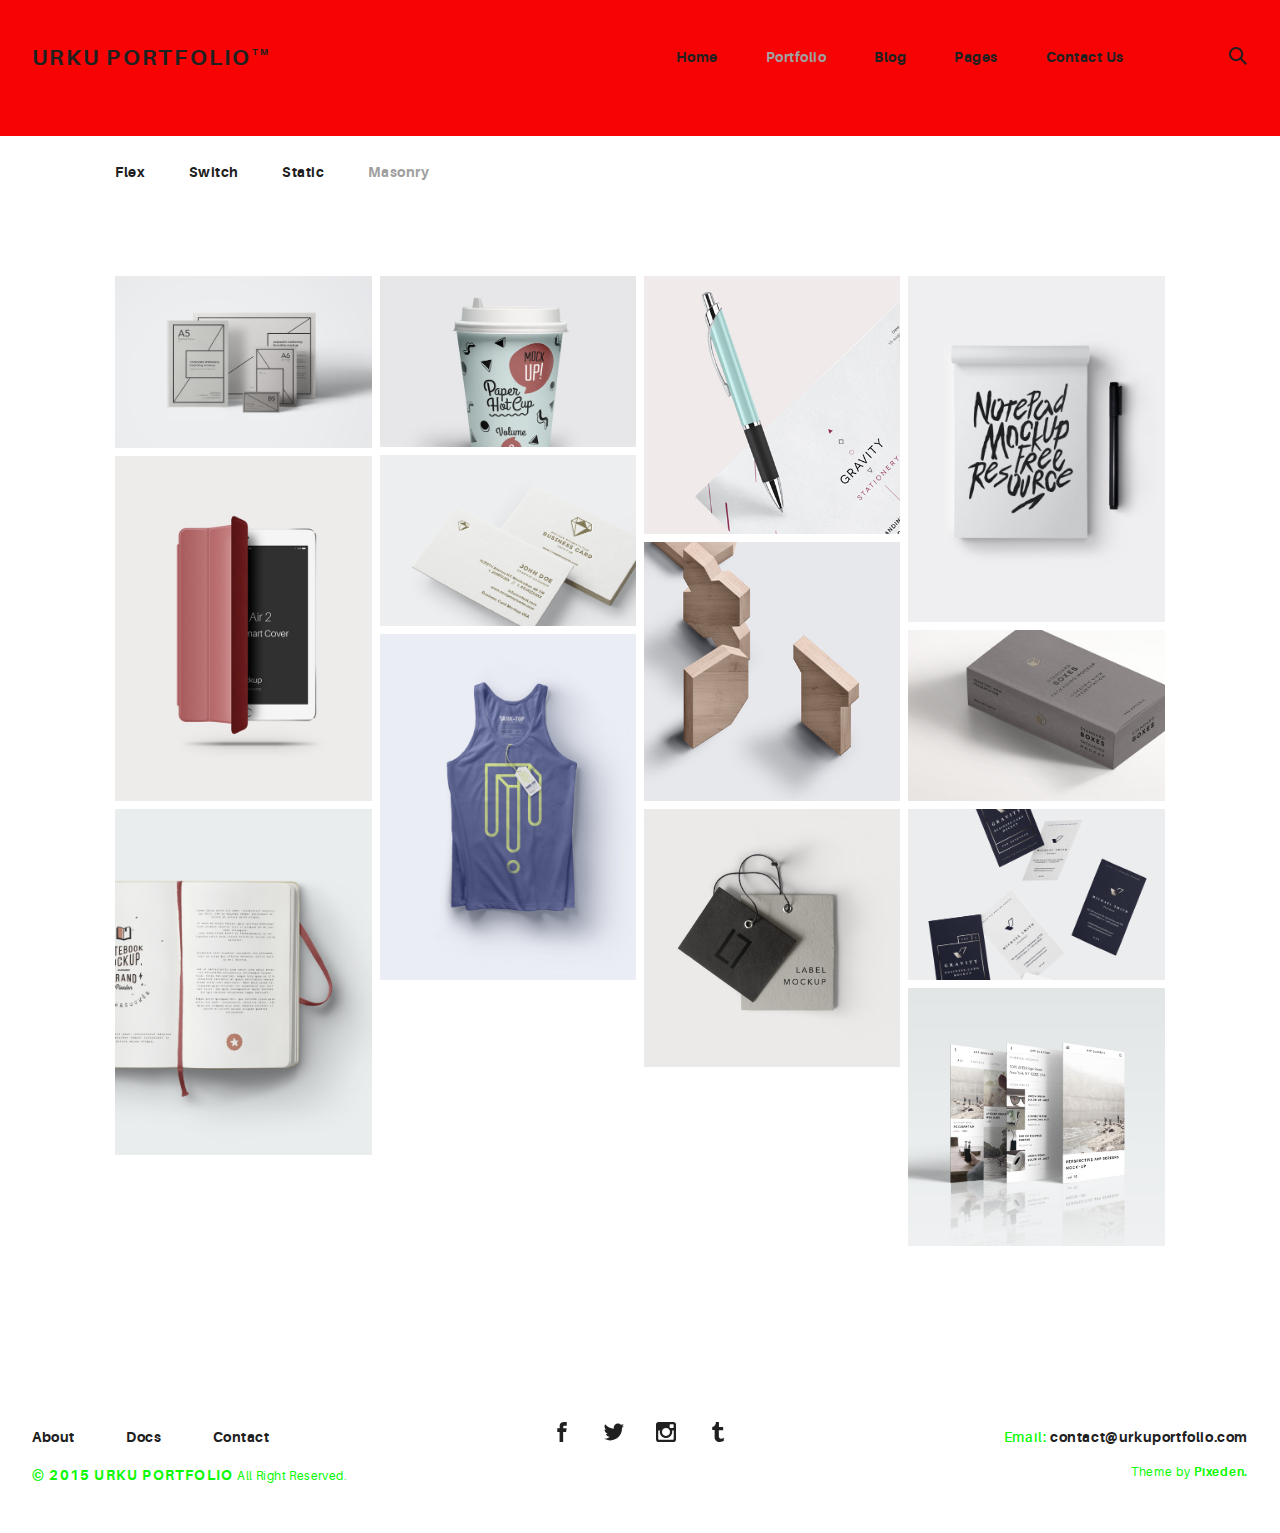
<file: portfolio-masonry.html>
<!DOCTYPE html>
<html>
  <head>
    <meta name="viewport" content="width=device-width, initial-scale=1.0">
    <meta charset="UTF-8">
    <title>Urku Portfolio :: Pixeden</title>
    <link rel="icon" type="image/svg+xml" href="assets/img/urku-ico.svg">
    <link rel="stylesheet" href="assets/css/aurora-pack.min.css">
    <link rel="stylesheet" href="assets/css/aurora-theme-base.min.css">
    <link rel="stylesheet" href="assets/css/urku.css">
  </head>
  <body class="top-fixed">
    <header class="ae-container-fluid ae-container-fluid--full rk-header ">
      <input type="checkbox" id="mobile-menu" class="rk-mobile-menu">
      <label for="mobile-menu">
        <svg>
          <use xlink:href="assets/img/symbols.svg#bar"></use>
        </svg>
        <svg>
          <use xlink:href="assets/img/symbols.svg#bar"></use>
        </svg>
        <svg>
          <use xlink:href="assets/img/symbols.svg#bar"></use>
        </svg>
      </label>
      <div class="ae-container-fluid rk-topbar">
        <h1 class="rk-logo"><a href="index.html">urku portfolio<sup>tm</sup></a></h1>
        <nav class="rk-navigation">
          <ul class="rk-menu">
            <li class="rk-menu__item"><a href="index.html" class="rk-menu__link">Home</a>
            </li>
            <li class="active rk-menu__item"><a href="portfolio.html" class="rk-menu__link">Portfolio</a>
            </li>
            <li class="rk-menu__item"><a href="blog.html" class="rk-menu__link">Blog</a>
            </li>
            <li class="rk-menu__item"><a href="#0" class="rk-menu__link">Pages</a>
              <nav class="rk-menu__sub">
                <ul class="rk-container">
                  <li class="rk-menu__item"><a href="about.html" class="rk-menu__link">About</a></li>
                  <li class="rk-menu__item"><a href="documentation.html" class="rk-menu__link">Documentation</a></li>
                  <li class="rk-menu__item"><a href="design-styles.html" class="rk-menu__link">Design Styles</a></li>
                </ul>
              </nav>
            </li>
            <li class="rk-menu__item"><a href="contact.html" class="rk-menu__link">Contact Us</a>
            </li>
          </ul>
          <form class="rk-search">
            <input type="text" placeholder="Search" id="urku-search" class="rk-search-field">
            <label for="urku-search">
              <svg>
                <use xlink:href="assets/img/symbols.svg#icon-search"></use>
              </svg>
            </label>
          </form>
        </nav>
      </div>
    </header>
    <section class="ae-container-fluid rk-main">
      <section class="ae-container-fluid ae-container-fluid--inner rk-portfolio">
        <div class="au-xs-ta-center au-lg-ta-left">
          <ul class="rk-menu rk-categories-menu">
            <li class="rk-menu__item"><a href="portfolio.html" class="rk-menu__link">Flex</a>
            </li>
            <li class="rk-menu__item"><a href="portfolio-alt.html" class="rk-menu__link">Switch</a>
            </li>
            <li class="rk-menu__item"><a href="portfolio-raw.html" class="rk-menu__link">Static</a>
            </li>
            <li class="active rk-menu__item"><a href="portfolio-masonry.html" class="rk-menu__link">Masonry</a>
            </li>
          </ul>
        </div>
        <div class="ae-masonry ae-masonry-md-2 ae-masonry-xl-4"><a href="portfolio-item.html" class="rk-item ae-masonry__item"><img src="assets/img/project-1.jpg" alt="">
            <div class="item-meta">
              <h2>Essential Stationery</h2>
              <p>Branding</p>
            </div></a><a href="portfolio-item.html" class="rk-item ae-masonry__item"><img src="assets/img/project-2.jpg" alt="">
            <div class="item-meta">
              <h2>Pickled Tousled</h2>
              <p>Art Direction</p>
            </div></a><a href="portfolio-item.html" class="rk-item ae-masonry__item"><img src="assets/img/project-3.jpg" alt="">
            <div class="item-meta">
              <h2>Waistcoat vegan</h2>
              <p>Graphic Design</p>
            </div></a><a href="portfolio-item.html" class="rk-item ae-masonry__item"><img src="assets/img/project-4.jpg" alt="">
            <div class="item-meta">
              <h2>Tumblr hammock</h2>
              <p>Packaging</p>
            </div></a><a href="portfolio-item.html" class="rk-item ae-masonry__item"><img src="assets/img/project-5.jpg" alt="">
            <div class="item-meta">
              <h2>Biodiesel etsy</h2>
              <p>Branding</p>
            </div></a><a href="portfolio-item.html" class="rk-item ae-masonry__item"><img src="assets/img/project-6.jpg" alt="">
            <div class="item-meta">
              <h2>Gentrify artisan</h2>
              <p>Graphic Design</p>
            </div></a><a href="portfolio-item.html" class="rk-item ae-masonry__item"><img src="assets/img/project-7.jpg" alt="">
            <div class="item-meta">
              <h2>Plaid austin</h2>
              <p>Graphic Design</p>
            </div></a><a href="portfolio-item.html" class="rk-item ae-masonry__item"><img src="assets/img/project-8.jpg" alt="">
            <div class="item-meta">
              <h2>Trust fund</h2>
              <p>Packaging</p>
            </div></a><a href="portfolio-item.html" class="rk-item ae-masonry__item"><img src="assets/img/project-9.jpg" alt="">
            <div class="item-meta">
              <h2>Gentrify pork</h2>
              <p>Branding</p>
            </div></a><a href="portfolio-item.html" class="rk-item ae-masonry__item"><img src="assets/img/project-10.jpg" alt="">
            <div class="item-meta">
              <h2>Waistcoat ugh</h2>
              <p>UI/UX</p>
            </div></a><a href="portfolio-item.html" class="rk-item ae-masonry__item"><img src="assets/img/project-11.jpg" alt="">
            <div class="item-meta">
              <h2>Deep v kogi</h2>
              <p>Graphic Design</p>
            </div></a><a href="portfolio-item.html" class="rk-item ae-masonry__item"><img src="assets/img/project-12.jpg" alt="">
            <div class="item-meta">
              <h2>Venmo trust</h2>
              <p>Packaging</p>
            </div></a><a href="portfolio-item.html" class="rk-item ae-masonry__item"><img src="assets/img/project-13.jpg" alt="">
            <div class="item-meta">
              <h2>Venmo trust</h2>
              <p>Ui/UX</p>
            </div></a>
        </div>
      </section>
    </section>
    <footer class="ae-container-fluid rk-footer ">
      <div class="ae-grid ae-grid--collapse">
        <div class="ae-grid__item item-lg-4 au-xs-ta-center au-lg-ta-left">
          <ul class="rk-menu rk-footer-menu">
            <li class="rk-menu__item"><a href="about.html" class="rk-menu__link">About</a>
            </li>
            <li class="rk-menu__item"><a href="documentation.html" class="rk-menu__link">Docs</a>
            </li>
            <li class="rk-menu__item"><a href="contact.html" class="rk-menu__link">Contact</a>
            </li>
          </ul>
          <p class="rk-footer__text rk-footer__copy "> <span class="ae-u-bold">© </span><span class="ae-u-bolder">2015 URKU PORTFOLIO </span>All Right Reserved.</p>
        </div>
        <div class="ae-grid__item item-lg-4 au-xs-ta-center"><a href="#0" class="rk-social-btn ">
            <svg>
              <use xlink:href="assets/img/symbols.svg#icon-facebook"></use>
            </svg></a><a href="#0" class="rk-social-btn ">
            <svg>
              <use xlink:href="assets/img/symbols.svg#icon-twitter"></use>
            </svg></a><a href="#0" class="rk-social-btn ">
            <svg>
              <use xlink:href="assets/img/symbols.svg#icon-pinterest"></use>
            </svg></a><a href="#0" class="rk-social-btn ">
            <svg>
              <use xlink:href="assets/img/symbols.svg#icon-tumblr"></use>
            </svg></a></div>
        <div class="ae-grid__item item-lg-4 au-xs-ta-center au-lg-ta-right">
          <p class="rk-footer__text rk-footer__contact "> <span class="ae-u-bold">Email: </span><span class="ae-u-bolder"> <a href="#0" class="rk-dark-color ">contact@urkuportfolio.com </a></span></p>
          <p class="rk-footer__text rk-footer__by">Theme by <a href="http://pixeden.com" class="ae-u-bolder">Pixeden.</a></p>
        </div>
      </div>
    </footer>
    <script src="assets/js/svg4everybody.min.js"></script>
    <script>svg4everybody();</script>
  </body>
</html>
</file>
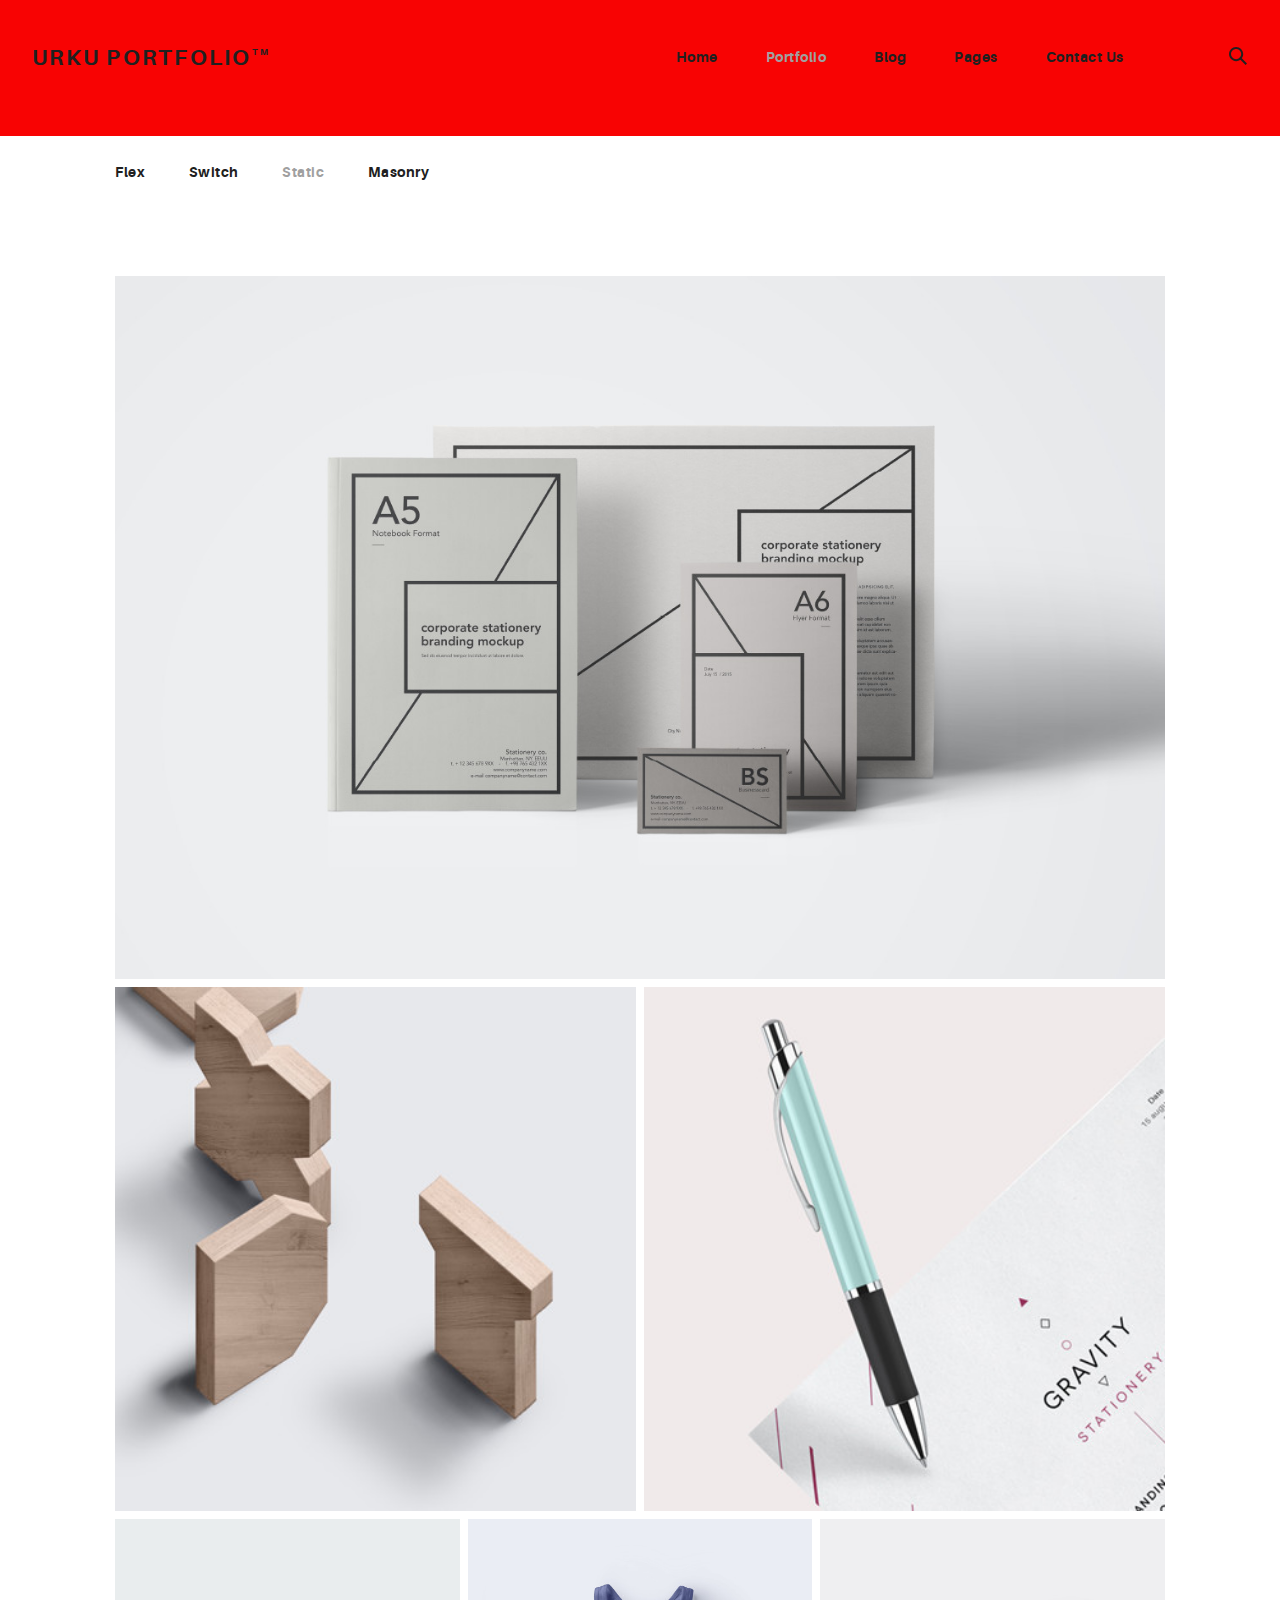
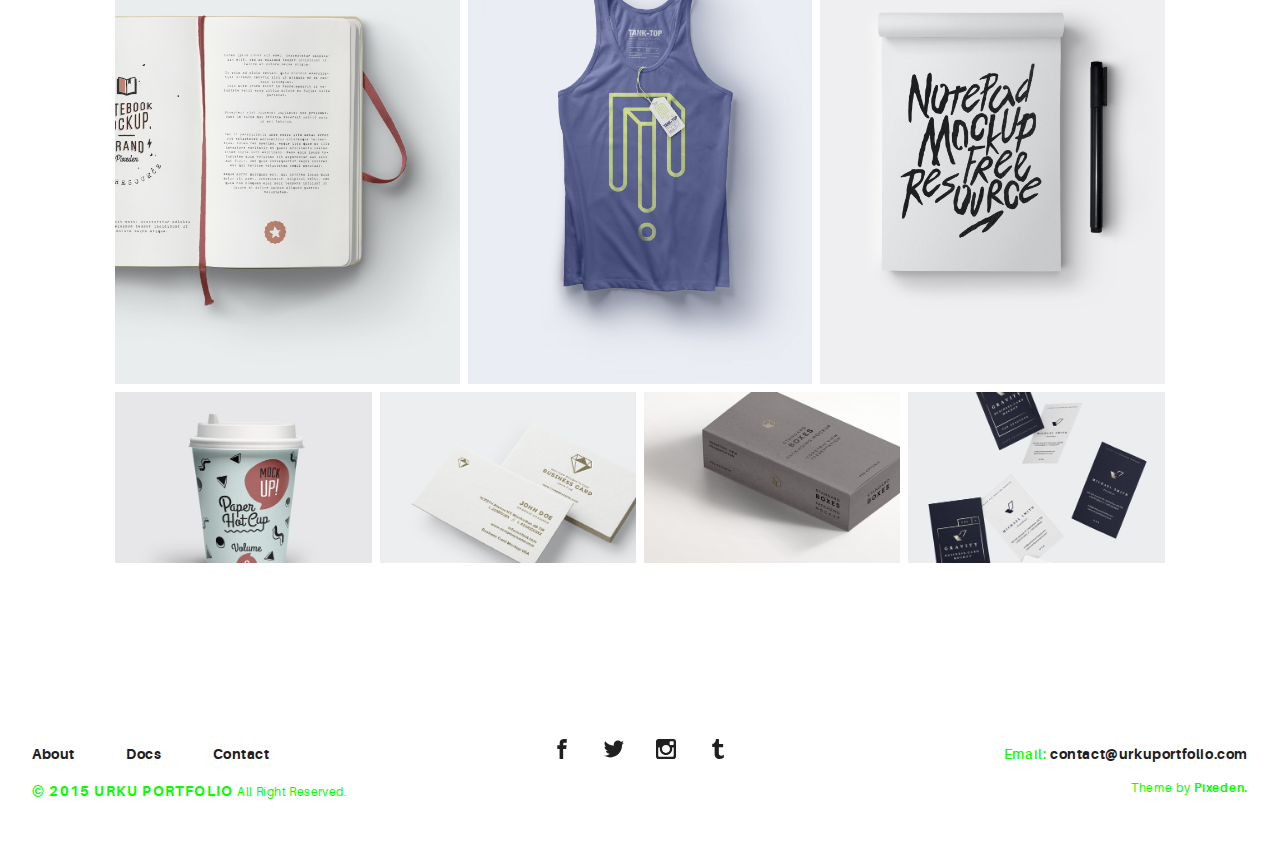
<file: portfolio-raw.html>
<!DOCTYPE html>
<html>
  <head>
    <meta name="viewport" content="width=device-width, initial-scale=1.0">
    <meta charset="UTF-8">
    <title>Urku Portfolio :: Pixeden</title>
    <link rel="icon" type="image/svg+xml" href="assets/img/urku-ico.svg">
    <link rel="stylesheet" href="assets/css/aurora-pack.min.css">
    <link rel="stylesheet" href="assets/css/aurora-theme-base.min.css">
    <link rel="stylesheet" href="assets/css/urku.css">
  </head>
  <body class="top-fixed">
    <header class="ae-container-fluid ae-container-fluid--full rk-header ">
      <input type="checkbox" id="mobile-menu" class="rk-mobile-menu">
      <label for="mobile-menu">
        <svg>
          <use xlink:href="assets/img/symbols.svg#bar"></use>
        </svg>
        <svg>
          <use xlink:href="assets/img/symbols.svg#bar"></use>
        </svg>
        <svg>
          <use xlink:href="assets/img/symbols.svg#bar"></use>
        </svg>
      </label>
      <div class="ae-container-fluid rk-topbar">
        <h1 class="rk-logo"><a href="index.html">urku portfolio<sup>tm</sup></a></h1>
        <nav class="rk-navigation">
          <ul class="rk-menu">
            <li class="rk-menu__item"><a href="index.html" class="rk-menu__link">Home</a>
            </li>
            <li class="active rk-menu__item"><a href="portfolio.html" class="rk-menu__link">Portfolio</a>
            </li>
            <li class="rk-menu__item"><a href="blog.html" class="rk-menu__link">Blog</a>
            </li>
            <li class="rk-menu__item"><a href="#0" class="rk-menu__link">Pages</a>
              <nav class="rk-menu__sub">
                <ul class="rk-container">
                  <li class="rk-menu__item"><a href="about.html" class="rk-menu__link">About</a></li>
                  <li class="rk-menu__item"><a href="documentation.html" class="rk-menu__link">Documentation</a></li>
                  <li class="rk-menu__item"><a href="design-styles.html" class="rk-menu__link">Design Styles</a></li>
                </ul>
              </nav>
            </li>
            <li class="rk-menu__item"><a href="contact.html" class="rk-menu__link">Contact Us</a>
            </li>
          </ul>
          <form class="rk-search">
            <input type="text" placeholder="Search" id="urku-search" class="rk-search-field">
            <label for="urku-search">
              <svg>
                <use xlink:href="assets/img/symbols.svg#icon-search"></use>
              </svg>
            </label>
          </form>
        </nav>
      </div>
    </header>
    <section class="ae-container-fluid rk-main">
      <section class="ae-container-fluid ae-container-fluid--inner rk-portfolio">
        <div class="au-xs-ta-center au-lg-ta-left">
          <ul class="rk-menu rk-categories-menu">
            <li class="rk-menu__item"><a href="portfolio.html" class="rk-menu__link">Flex</a>
            </li>
            <li class="rk-menu__item"><a href="portfolio-alt.html" class="rk-menu__link">Switch</a>
            </li>
            <li class="active rk-menu__item"><a href="portfolio-raw.html" class="rk-menu__link">Static</a>
            </li>
            <li class="rk-menu__item"><a href="portfolio-masonry.html" class="rk-menu__link">Masonry</a>
            </li>
          </ul>
        </div>
        <div class="ae-grid">
          <div class="ae-grid__item item-lg--auto"><a href="portfolio-item.html" class="rk-item"><img src="assets/img/project-1.jpg" alt="">
              <div class="item-meta">
                <h2>Eminem</h2>
                <p>Marshall Bruce Mathers III</p>
              </div></a></div>
        </div>
        <div class="ae-grid">
          <div class="ae-grid__item item-lg--auto"><a href="portfolio-item.html" class="rk-item"><img src="assets/img/project-8.jpg" alt="">
              <div class="item-meta">
                <h2>Trust fund</h2>
                <p>Packaging</p>
              </div></a></div>
          <div class="ae-grid__item item-lg--auto"><a href="portfolio-item.html" class="rk-item"><img src="assets/img/project-7.jpg" alt="">
              <div class="item-meta">
                <h2>Plaid austin</h2>
                <p>Graphic Design</p>
              </div></a></div>
        </div>
        <div class="ae-grid">
          <div class="ae-grid__item item-lg--auto"><a href="portfolio-item.html" class="rk-item"><img src="assets/img/project-3.jpg" alt="">
              <div class="item-meta">
                <h2>Waistcoat vegan</h2>
                <p>Graphic Design</p>
              </div></a></div>
          <div class="ae-grid__item item-lg--auto"><a href="portfolio-item.html" class="rk-item"><img src="assets/img/project-6.jpg" alt="">
              <div class="item-meta">
                <h2>Gentrify artisan</h2>
                <p>Graphic Design</p>
              </div></a></div>
          <div class="ae-grid__item item-lg--auto"><a href="portfolio-item.html" class="rk-item"><img src="assets/img/project-10.jpg" alt="">
              <div class="item-meta">
                <h2>Waistcoat ugh</h2>
                <p>UI/UX</p>
              </div></a></div>
        </div>
        <div class="ae-grid">
          <div class="ae-grid__item item-lg--auto"><a href="portfolio-item.html" class="rk-item"><img src="assets/img/project-4.jpg" alt="">
              <div class="item-meta">
                <h2>Tumblr hammock</h2>
                <p>Packaging</p>
              </div></a></div>
          <div class="ae-grid__item item-lg--auto"><a href="portfolio-item.html" class="rk-item"><img src="assets/img/project-5.jpg" alt="">
              <div class="item-meta">
                <h2>Biodiesel etsy</h2>
                <p>Branding</p>
              </div></a></div>
          <div class="ae-grid__item item-lg--auto"><a href="portfolio-item.html" class="rk-item"><img src="assets/img/project-11.jpg" alt="">
              <div class="item-meta">
                <h2>Deep v kogi</h2>
                <p>Graphic Design</p>
              </div></a></div>
          <div class="ae-grid__item item-lg--auto"><a href="portfolio-item.html" class="rk-item"><img src="assets/img/project-12.jpg" alt="">
              <div class="item-meta">
                <h2>Venmo trust</h2>
                <p>Packaging</p>
              </div></a></div>
        </div>
      </section>
    </section>
    <footer class="ae-container-fluid rk-footer ">
      <div class="ae-grid ae-grid--collapse">
        <div class="ae-grid__item item-lg-4 au-xs-ta-center au-lg-ta-left">
          <ul class="rk-menu rk-footer-menu">
            <li class="rk-menu__item"><a href="about.html" class="rk-menu__link">About</a>
            </li>
            <li class="rk-menu__item"><a href="documentation.html" class="rk-menu__link">Docs</a>
            </li>
            <li class="rk-menu__item"><a href="contact.html" class="rk-menu__link">Contact</a>
            </li>
          </ul>
          <p class="rk-footer__text rk-footer__copy "> <span class="ae-u-bold">© </span><span class="ae-u-bolder">2015 URKU PORTFOLIO </span>All Right Reserved.</p>
        </div>
        <div class="ae-grid__item item-lg-4 au-xs-ta-center"><a href="#0" class="rk-social-btn ">
            <svg>
              <use xlink:href="assets/img/symbols.svg#icon-facebook"></use>
            </svg></a><a href="#0" class="rk-social-btn ">
            <svg>
              <use xlink:href="assets/img/symbols.svg#icon-twitter"></use>
            </svg></a><a href="#0" class="rk-social-btn ">
            <svg>
              <use xlink:href="assets/img/symbols.svg#icon-pinterest"></use>
            </svg></a><a href="#0" class="rk-social-btn ">
            <svg>
              <use xlink:href="assets/img/symbols.svg#icon-tumblr"></use>
            </svg></a></div>
        <div class="ae-grid__item item-lg-4 au-xs-ta-center au-lg-ta-right">
          <p class="rk-footer__text rk-footer__contact "> <span class="ae-u-bold">Email: </span><span class="ae-u-bolder"> <a href="#0" class="rk-dark-color ">contact@urkuportfolio.com </a></span></p>
          <p class="rk-footer__text rk-footer__by">Theme by <a href="http://pixeden.com" class="ae-u-bolder">Pixeden.</a></p>
        </div>
      </div>
    </footer>
    <script src="assets/js/svg4everybody.min.js"></script>
    <script>svg4everybody();</script>
  </body>
</html>
</file>
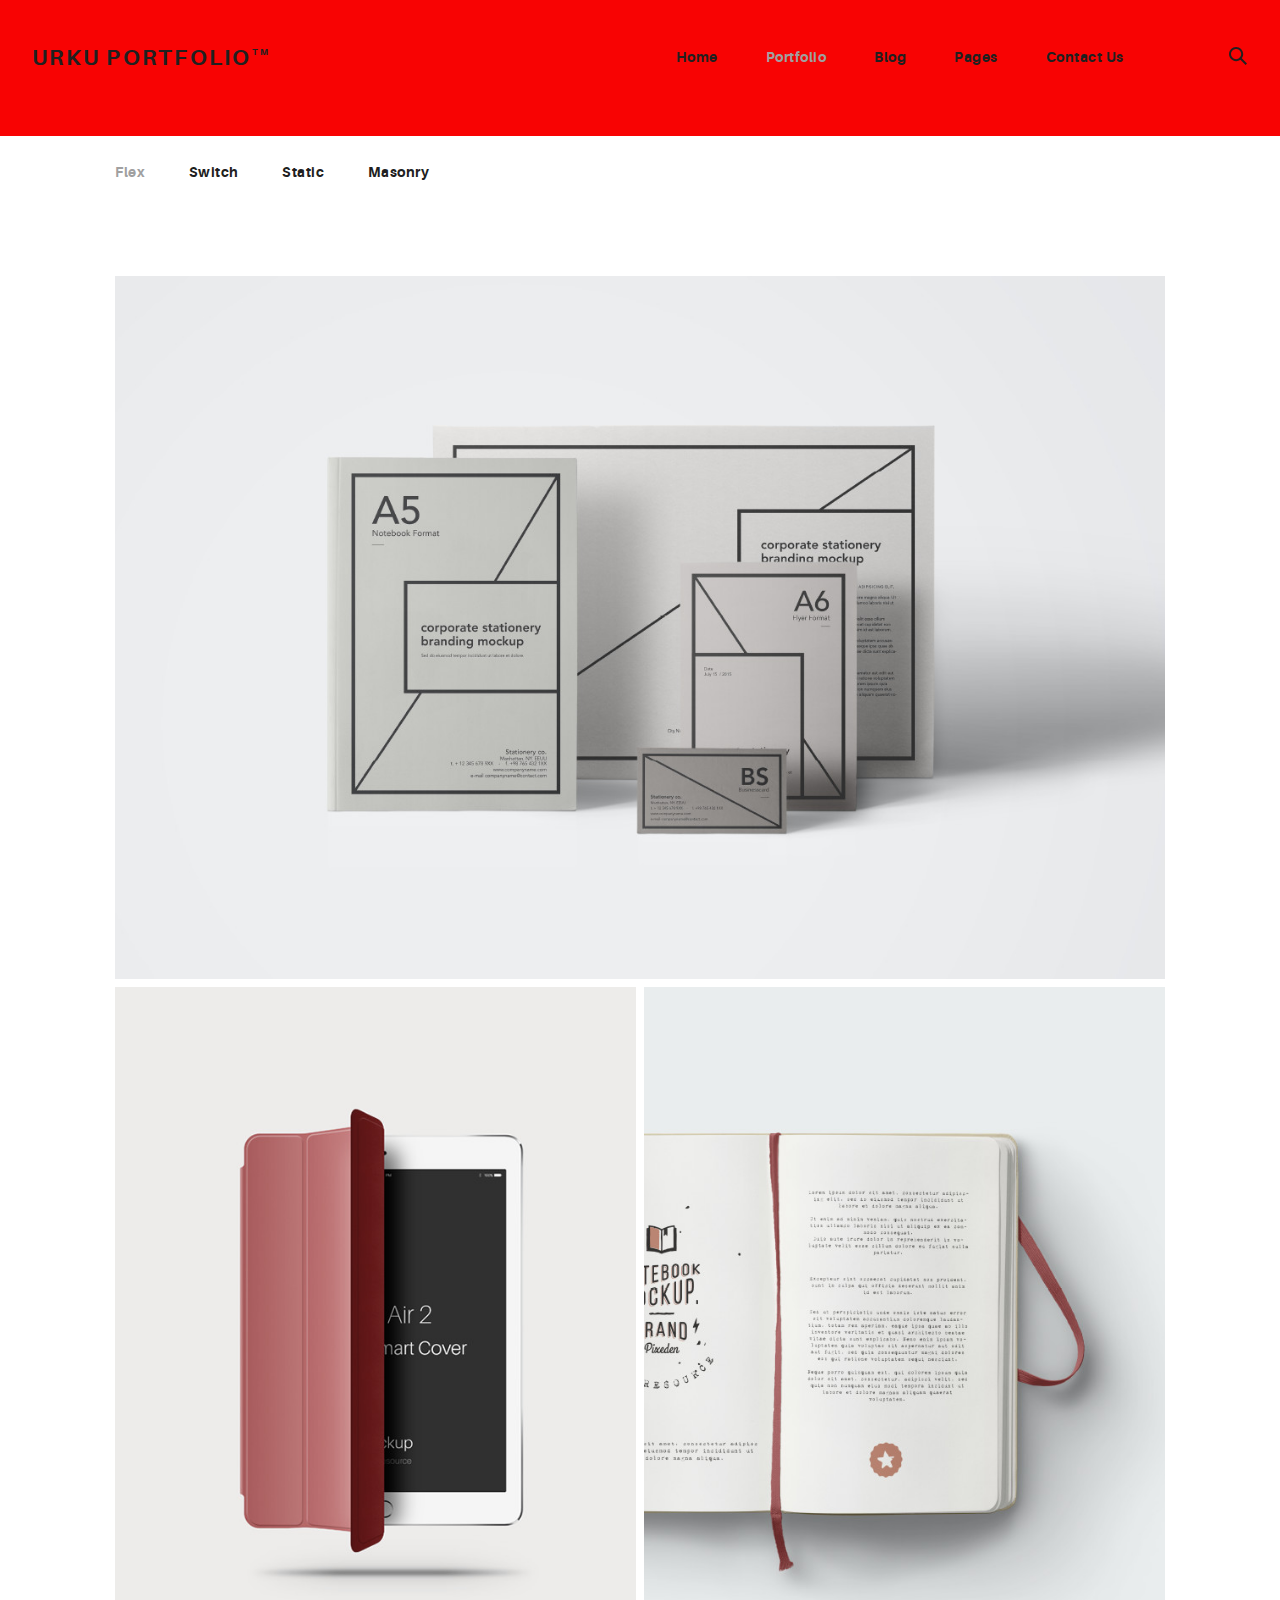
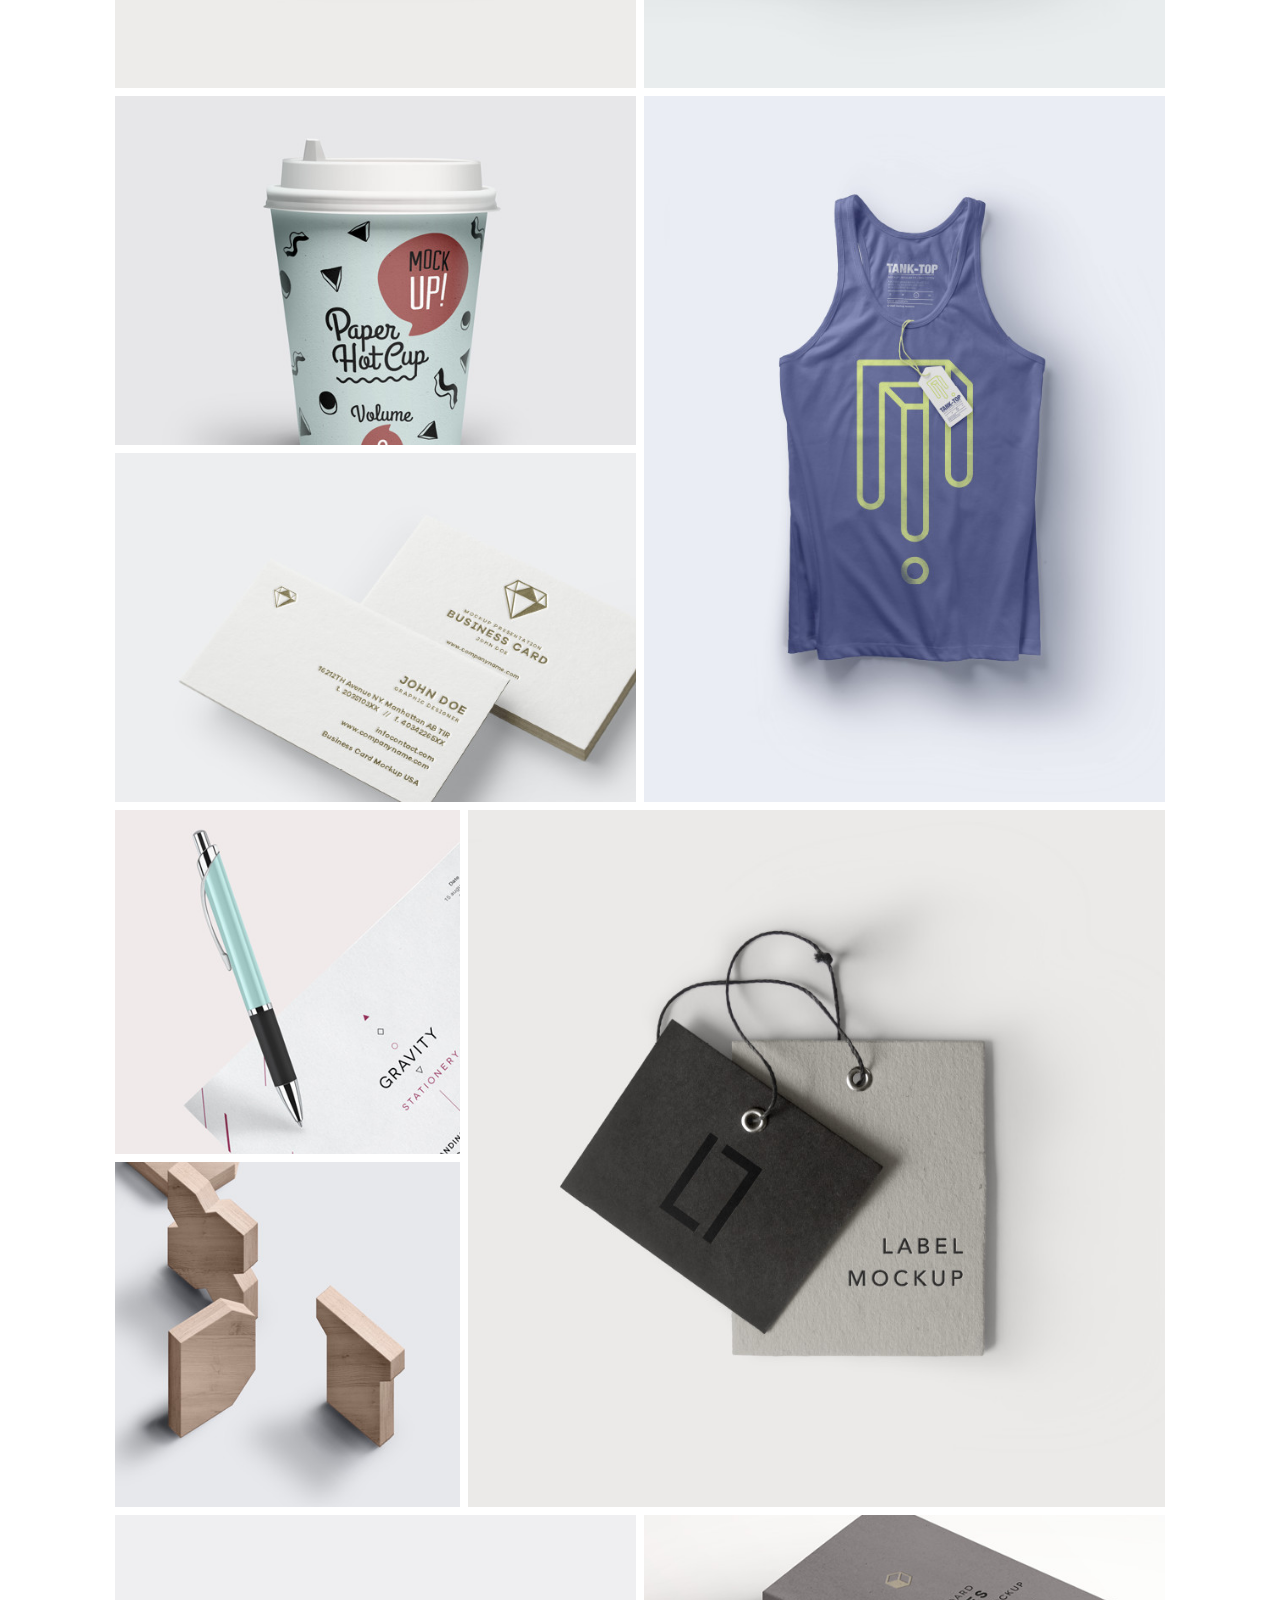
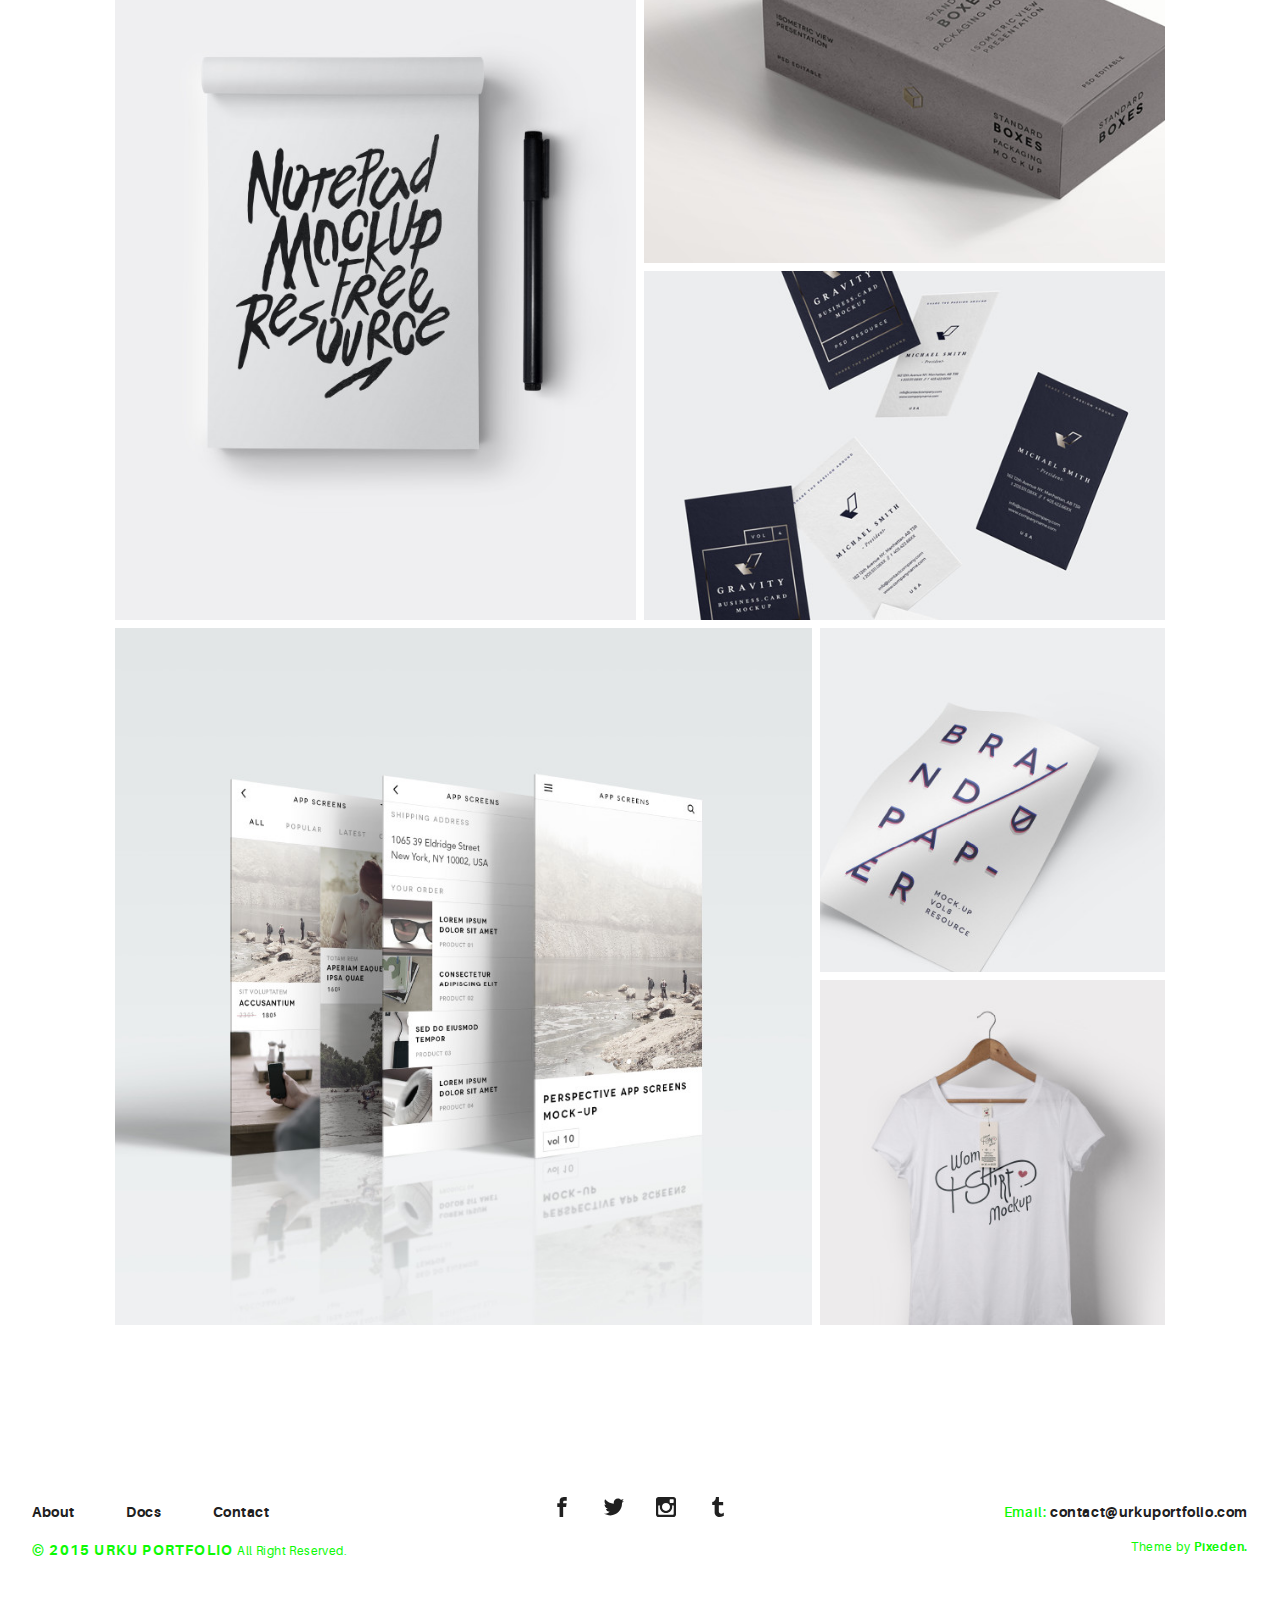
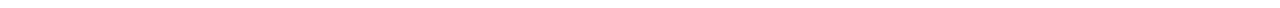
<file: portfolio.html>
<!DOCTYPE html>
<html>
  <head>
    <meta name="viewport" content="width=device-width, initial-scale=1.0">
    <meta charset="UTF-8">
    <title>Urku Portfolio :: Pixeden</title>
    <link rel="icon" type="image/svg+xml" href="assets/img/urku-ico.svg">
    <link rel="stylesheet" href="assets/css/aurora-pack.min.css">
    <link rel="stylesheet" href="assets/css/aurora-theme-base.min.css">
    <link rel="stylesheet" href="assets/css/urku.css">
  </head>
  <body class="top-fixed">
    <header class="ae-container-fluid ae-container-fluid--full rk-header ">
      <input type="checkbox" id="mobile-menu" class="rk-mobile-menu">
      <label for="mobile-menu">
        <svg>
          <use xlink:href="assets/img/symbols.svg#bar"></use>
        </svg>
        <svg>
          <use xlink:href="assets/img/symbols.svg#bar"></use>
        </svg>
        <svg>
          <use xlink:href="assets/img/symbols.svg#bar"></use>
        </svg>
      </label>
      <div class="ae-container-fluid rk-topbar">
        <h1 class="rk-logo"><a href="index.html">urku portfolio<sup>tm</sup></a></h1>
        <nav class="rk-navigation">
          <ul class="rk-menu">
            <li class="rk-menu__item"><a href="index.html" class="rk-menu__link">Home</a>
            </li>
            <li class="active rk-menu__item"><a href="portfolio.html" class="rk-menu__link">Portfolio</a>
            </li>
            <li class="rk-menu__item"><a href="blog.html" class="rk-menu__link">Blog</a>
            </li>
            <li class="rk-menu__item"><a href="#0" class="rk-menu__link">Pages</a>
              <nav class="rk-menu__sub">
                <ul class="rk-container">
                  <li class="rk-menu__item"><a href="about.html" class="rk-menu__link">About</a></li>
                  <li class="rk-menu__item"><a href="documentation.html" class="rk-menu__link">Documentation</a></li>
                  <li class="rk-menu__item"><a href="design-styles.html" class="rk-menu__link">Design Styles</a></li>
                </ul>
              </nav>
            </li>
            <li class="rk-menu__item"><a href="contact.html" class="rk-menu__link">Contact Us</a>
            </li>
          </ul>
          <form class="rk-search">
            <input type="text" placeholder="Search" id="urku-search" class="rk-search-field">
            <label for="urku-search">
              <svg>
                <use xlink:href="assets/img/symbols.svg#icon-search"></use>
              </svg>
            </label>
          </form>
        </nav>
      </div>
    </header>
    <section class="ae-container-fluid ae-container-fluid--inner rk-portfolio rk-main">
      <div class="au-xs-ta-center au-lg-ta-left">
        <ul class="rk-menu rk-categories-menu">
          <li class="active rk-menu__item"><a href="portfolio.html" class="rk-menu__link">Flex</a>
          </li>
          <li class="rk-menu__item"><a href="portfolio-alt.html" class="rk-menu__link">Switch</a>
          </li>
          <li class="rk-menu__item"><a href="portfolio-raw.html" class="rk-menu__link">Static</a>
          </li>
          <li class="rk-menu__item"><a href="portfolio-masonry.html" class="rk-menu__link">Masonry</a>
          </li>
        </ul>
      </div>
      <div class="rk-portfolio__items"><a href="portfolio-item.html" class="rk-item rk-item--flex item-1 rk-size-12 rk-tosize-6 rk-landscape ">
          <div class="item-meta">
            <h2>Essential Stationery</h2>
            <p>Branding</p>
          </div></a><a href="portfolio-item.html" class="rk-item rk-item--flex item-2 rk-size-6  rk-portrait ">
          <div class="item-meta">
            <h2>Pickled Tousled</h2>
            <p>Art Direction</p>
          </div></a><a href="portfolio-item.html" class="rk-item rk-item--flex item-3 rk-size-6 rk-tosize-4 rk-portrait rk-tosquare">
          <div class="item-meta">
            <h2>Waistcoat vegan</h2>
            <p>Graphic Design</p>
          </div></a>
        <div class="rk-items-cont rk-size-6 rk-tosize-8"><a href="portfolio-item.html" class="rk-item rk-item--flex item-4 rk-size-12 rk-tosize-6 rk-landscape ">
            <div class="item-meta">
              <h2>Tumblr hammock</h2>
              <p>Packaging</p>
            </div></a><a href="portfolio-item.html" class="rk-item rk-item--flex item-5 rk-size-12 rk-tosize-6 rk-landscape ">
            <div class="item-meta">
              <h2>Biodiesel etsy</h2>
              <p>Branding</p>
            </div></a>
        </div><a href="portfolio-item.html" class="rk-item rk-item--flex item-6 rk-size-6 rk-tosize-4 rk-portrait rk-tosquare">
          <div class="item-meta">
            <h2>Gentrify artisan</h2>
            <p>Graphic Design</p>
          </div></a>
        <div class="rk-items-cont rk-size-4 rk-tosize-8"><a href="portfolio-item.html" class="rk-item rk-item--flex item-7 rk-size-12 rk-tosize-6 rk-square ">
            <div class="item-meta">
              <h2>Plaid austin</h2>
              <p>Graphic Design</p>
            </div></a><a href="portfolio-item.html" class="rk-item rk-item--flex item-8 rk-size-12 rk-tosize-6 rk-square ">
            <div class="item-meta">
              <h2>Trust fund</h2>
              <p>Packaging</p>
            </div></a>
        </div><a href="portfolio-item.html" class="rk-item rk-item--flex item-9 rk-size-8 rk-tosize-3 rk-square ">
          <div class="item-meta">
            <h2>Gentrify pork</h2>
            <p>Branding</p>
          </div></a><a href="portfolio-item.html" class="rk-item rk-item--flex item-10 rk-size-6 rk-tosize-3 rk-portrait rk-tosquare">
          <div class="item-meta  rk-tosmallfont">
            <h2>Waistcoat ugh</h2>
            <p>UI/UX</p>
          </div></a>
        <div class="rk-items-cont rk-size-6 rk-tosize-6"><a href="portfolio-item.html" class="rk-item rk-item--flex item-11 rk-size-12 rk-tosize-6 rk-landscape rk-tosquare">
            <div class="item-meta">
              <h2>Deep v kogi</h2>
              <p>Graphic Design</p>
            </div></a><a href="portfolio-item.html" class="rk-item rk-item--flex item-12 rk-size-12 rk-tosize-6 rk-landscape rk-tosquare">
            <div class="item-meta">
              <h2>Venmo trust</h2>
              <p>Packaging</p>
            </div></a>
        </div><a href="portfolio-item.html" class="rk-item rk-item--flex item-13 rk-size-8 rk-tosize-3 rk-square ">
          <div class="item-meta">
            <h2>Venmo trust</h2>
            <p>Ui/UX</p>
          </div></a>
        <div class="rk-items-cont rk-size-4 rk-tosize-6"><a href="portfolio-item.html" class="rk-item rk-item--flex item-14 rk-size-12 rk-tosize-6 rk-square ">
            <div class="item-meta">
              <h2>Gentrify semiotic</h2>
              <p>Art Direction</p>
            </div></a><a href="portfolio-item.html" class="rk-item rk-item--flex item-15 rk-size-12 rk-tosize-6 rk-square ">
            <div class="item-meta">
              <h2>Migas artisan</h2>
              <p>Photography</p>
            </div></a>
        </div>
      </div>
    </section>
    <footer class="ae-container-fluid rk-footer ">
      <div class="ae-grid ae-grid--collapse">
        <div class="ae-grid__item item-lg-4 au-xs-ta-center au-lg-ta-left">
          <ul class="rk-menu rk-footer-menu">
            <li class="rk-menu__item"><a href="about.html" class="rk-menu__link">About</a>
            </li>
            <li class="rk-menu__item"><a href="documentation.html" class="rk-menu__link">Docs</a>
            </li>
            <li class="rk-menu__item"><a href="contact.html" class="rk-menu__link">Contact</a>
            </li>
          </ul>
          <p class="rk-footer__text rk-footer__copy "> <span class="ae-u-bold">© </span><span class="ae-u-bolder">2015 URKU PORTFOLIO </span>All Right Reserved.</p>
        </div>
        <div class="ae-grid__item item-lg-4 au-xs-ta-center"><a href="#0" class="rk-social-btn ">
            <svg>
              <use xlink:href="assets/img/symbols.svg#icon-facebook"></use>
            </svg></a><a href="#0" class="rk-social-btn ">
            <svg>
              <use xlink:href="assets/img/symbols.svg#icon-twitter"></use>
            </svg></a><a href="#0" class="rk-social-btn ">
            <svg>
              <use xlink:href="assets/img/symbols.svg#icon-pinterest"></use>
            </svg></a><a href="#0" class="rk-social-btn ">
            <svg>
              <use xlink:href="assets/img/symbols.svg#icon-tumblr"></use>
            </svg></a></div>
        <div class="ae-grid__item item-lg-4 au-xs-ta-center au-lg-ta-right">
          <p class="rk-footer__text rk-footer__contact "> <span class="ae-u-bold">Email: </span><span class="ae-u-bolder"> <a href="#0" class="rk-dark-color ">contact@urkuportfolio.com </a></span></p>
          <p class="rk-footer__text rk-footer__by">Theme by <a href="http://pixeden.com" class="ae-u-bolder">Pixeden.</a></p>
        </div>
      </div>
    </footer>
    <script src="assets/js/svg4everybody.min.js"></script>
    <script>svg4everybody();</script>
  </body>
</html>
</file>
<file: assets/css/urku.css>
/* * * * * * * * * * * * * * * * * * * * *\ 
 UrkuPortfolio v1.0.0 
 Urku is a prtfolio template with a very clean style. 
 (c) 2016 Lionel <lionel@pixeden.com> (http://pixeden.com) 
 https://bitbucket.org/elrumordelaluz/urkuportfolio 
 Licensed under  MIT 
\* * * * * * * * * * * * * * * * * * * * */
@charset "UTF-8";
body {
  margin: 0;
}

.rk-container {
  margin-right: auto;
  margin-left: auto;
  padding-left: .25rem;
  padding-right: .25rem;
}
@media (min-width: 40em) {
  .rk-container {
    max-width: 88.88889em;
    width: 95vw;
  }
  .rk-container--inner {
    max-width: 68.88889em;
    width: 82vw;
  }
}
.rk-container--full {
  max-width: 100%;
  padding-left: 0;
  padding-right: 0;
  width: 100%;
}
@media (min-width: 64em) {
  .rk-container {
    padding-left: 0;
    padding-right: 0;
  }
}

.rk-main {
  z-index: 1;
  position: static;
}
.top-fixed .rk-main {
  padding-top: 8.5rem;
}
@media (min-width: 64em) {
  .rk-main {
    position: relative;
  }
}

.rk-header {
  background-color: #f80303;
  position: relative;
  z-index: 5;
}
.top-fixed .rk-header {
  position: fixed;
}

.rk-topbar {
  -webkit-box-align: start;
  -webkit-align-items: flex-start;
  -ms-flex-align: start;
          align-items: flex-start;
  display: -webkit-box;
  display: -webkit-flex;
  display: -ms-flexbox;
  display:         flex;
  -webkit-flex-wrap: wrap;
      -ms-flex-wrap: wrap;
          flex-wrap: wrap;
  -webkit-box-pack: justify;
  -webkit-justify-content: space-between;
  -ms-flex-pack: justify;
          justify-content: space-between;
  padding-bottom: 3.3rem;
  padding-top: 2.8rem;
}
@media (min-width: 64em) {
  .rk-topbar {
    padding-bottom: 0;
  }
}

.rk-logo {
  -webkit-box-flex: 0;
  -webkit-flex: 0 0 100%;
      -ms-flex: 0 0 100%;
          flex: 0 0 100%;
  font-size: 1.375rem;
  font-weight: 700;
  letter-spacing: 2.25px;
  text-align: center;
  text-transform: uppercase;
  width: 20%;
}
.rk-logo sup {
  font-size: .5625rem;
  position: relative;
  top: -1px;
}
@media (min-width: 64em) {
  .rk-logo {
    -webkit-box-flex: 1;
    -webkit-flex: 1;
        -ms-flex: 1;
            flex: 1;
    text-align: left;
  }
}

.rk-search {
  -webkit-align-self: flex-start;
  -ms-flex-item-align: start;
          align-self: flex-start;
  margin-bottom: 3.4rem;
  margin-left: 7.7rem;
  padding-top: .16rem;
  position: relative;
}
.rk-search label,
.rk-search input {
  display: inline-block;
  vertical-align: middle;
}
.rk-search label {
  cursor: pointer;
  height: 1.875rem;
  left: -1.5rem;
  padding-bottom: .67em;
  padding-top: 0;
  position: absolute;
  top: 0;
  -webkit-transition: color .3s;
          transition: color .3s;
  width: 1.875rem;
  z-index: 20;
}
.rk-search svg {
  height: 100%;
  width: 100%;
}
.rk-search input {
  background-color: transparent;
  border: 0;
  font-size: .875rem;
  opacity: 0;
  outline: 0;
  padding: 0;
  padding-bottom: .3em;
  -webkit-transition: .3s;
          transition: .3s;
  z-index: 10;
  width: 1px;
}
.rk-search input:focus {
  opacity: 1;
  padding-left: .5rem;
  width: 100px;
}
.rk-search input:focus + label {
  color: #a0a0a0;
}

.rk-navmobile {
  position: relative;
}

.rk-mobile-menu {
  display: none;
}
.rk-mobile-menu + label {
  cursor: pointer;
  display: inline-block;
  height: 24px;
  left: 2.5vw;
  position: absolute;
  top: 2.7rem;
  width: 16px;
  z-index: 300;
}
.rk-mobile-menu + label svg {
  height: 4px;
  width: 20px;
  margin: 0;
  display: block;
  margin-bottom: 3px;
  -webkit-transition: .3s;
          transition: .3s;
}
.rk-mobile-menu + label svg:nth-of-type(1) {
  -webkit-transform-origin: center left;
      -ms-transform-origin: center left;
          transform-origin: center left;
}
.rk-mobile-menu + label svg:nth-of-type(3) {
  -webkit-transform-origin: center left;
      -ms-transform-origin: center left;
          transform-origin: center left;
}
@media (min-width: 64em) {
  .rk-mobile-menu + label {
    display: none;
  }
}
.rk-mobile-menu:checked + label,
.rk-mobile-menu + label:hover {
  color: #a0a0a0;
}
.rk-mobile-menu:checked + label svg:nth-of-type(1) {
  -webkit-transform: rotate(45deg);
      -ms-transform: rotate(45deg);
          transform: rotate(45deg);
}
.rk-mobile-menu:checked + label svg:nth-of-type(2) {
  -webkit-transform: translateX(-100%);
      -ms-transform: translateX(-100%);
          transform: translateX(-100%);
  opacity: 0;
}
.rk-mobile-menu:checked + label svg:nth-of-type(3) {
  -webkit-transform: rotate(-45deg);
      -ms-transform: rotate(-45deg);
          transform: rotate(-45deg);
}

.rk-footer {
  margin-top: 10.5rem;
  margin-bottom: 2rem;
}

.rk-footer__text {
  color: #0cfa04;
  font-size: .75rem;
  margin-bottom: .875rem;
}
.rk-footer__text span {
  font-size: .875rem;
}

.rk-footer__copy {
  letter-spacing: .4px;
}
.rk-footer__copy span {
  letter-spacing: 1.2px;
}

.rk-footer__contact {
  display: inline-block;
  letter-spacing: .6px;
}

.rk-footer__by {
  letter-spacing: .7px;
}

.rk-social-btn {
  background: none;
  border: 0;
  display: inline-block;
  height: 20px;
  margin-left: 1rem;
  margin-right: 1rem;
  width: 20px;
}
.rk-social-btn:first-child {
  margin-left: 0;
}
.rk-social-btn:last-child {
  margin-right: 0;
}
.rk-social-btn svg {
  height: 100%;
  width: 100%;
}

.rk-layout-ctrl-cont {
  position: absolute;
  text-align: right;
  top: 2.65rem;
  padding-right: 2.5rem;
}
.top-fixed .rk-layout-ctrl-cont {
  position: fixed;
  z-index: 401;
}
.top-fixed .rk-layout-ctrl-cont:first-of-type {
  top: 2.65rem;
}
@media (min-width: 64em) {
  .rk-layout-ctrl-cont {
    padding-right: 0;
    top: 2.25rem;
  }
  .rk-layout-ctrl-cont:first-of-type {
    top: 0;
  }
  .top-fixed .rk-layout-ctrl-cont {
    top: 10.7625rem;
    z-index: -1;
  }
  .top-fixed .rk-layout-ctrl-cont:first-of-type {
    top: 8.5rem;
  }
}

.rk-layout-ctrl {
  cursor: pointer;
  display: none;
  float: right;
  clear: both;
  height: 28px;
  opacity: 0;
  padding-right: .09rem;
  padding-top: 0;
  -webkit-transition: color .3s;
          transition: color .3s;
  width: 20px;
  z-index: 401;
  position: absolute;
}
.rk-layout-ctrl:hover {
  color: #a0a0a0;
}
.rk-layout-ctrl svg {
  height: 100%;
  width: 100%;
}
@media (min-width: 40em) {
  .rk-layout-ctrl {
    display: inline-block;
  }
}
@media (min-width: 64em) {
  .rk-layout-ctrl {
    opacity: 1;
    position: static;
  }
}

.layout-ctrl-input {
  display: none;
}
.layout-ctrl-input:checked + .rk-layout-ctrl-cont label {
  display: none;
  color: #a0a0a0;
}
@media (min-width: 64em) {
  .layout-ctrl-input:checked + .rk-layout-ctrl-cont label {
    display: block;
  }
}

.rk-layout-ctrl-mobile {
  color: #a0a0a0;
  height: 19px;
  position: absolute;
  right: 40px;
  top: 46px;
  width: 19px;
  z-index: 400;
}
.top-fixed .rk-layout-ctrl-mobile {
  position: fixed;
}
.rk-layout-ctrl-mobile svg {
  -webkit-transition: -webkit-transform 250ms;
          transition:         transform 250ms;
  position: absolute;
  width: 48%;
}
.rk-layout-ctrl-mobile svg:nth-child(1),
.rk-layout-ctrl-mobile svg:nth-child(2) {
  top: 0;
  -webkit-transform-origin: top center;
      -ms-transform-origin: top center;
          transform-origin: top center;
}
.rk-layout-ctrl-mobile svg:nth-child(1),
.rk-layout-ctrl-mobile svg:nth-child(3) {
  left: 0;
}
.rk-layout-ctrl-mobile svg:nth-child(2),
.rk-layout-ctrl-mobile svg:nth-child(4) {
  right: 0;
}
.rk-layout-ctrl-mobile svg:nth-child(3),
.rk-layout-ctrl-mobile svg:nth-child(4) {
  bottom: 0;
  -webkit-transform-origin: bottom center;
      -ms-transform-origin: bottom center;
          transform-origin: bottom center;
}
.rk-layout-ctrl-mobile svg:nth-child(1),
.rk-layout-ctrl-mobile svg:nth-child(4) {
  -webkit-transform: scaleY(1.3);
      -ms-transform: scaleY(1.3);
          transform: scaleY(1.3);
}
.rk-layout-ctrl-mobile svg:nth-child(2),
.rk-layout-ctrl-mobile svg:nth-child(3) {
  -webkit-transform: scaleY(.7);
      -ms-transform: scaleY(.7);
          transform: scaleY(.7);
}
.rk-layout-ctrl-mobile.layout-blog svg:nth-child(1),
.rk-layout-ctrl-mobile.layout-blog svg:nth-child(3) {
  -webkit-transform: scaleX(1.3);
      -ms-transform: scaleX(1.3);
          transform: scaleX(1.3);
  -webkit-transform-origin: left center;
      -ms-transform-origin: left center;
          transform-origin: left center;
}
.rk-layout-ctrl-mobile.layout-blog svg:nth-child(2),
.rk-layout-ctrl-mobile.layout-blog svg:nth-child(4) {
  -webkit-transform: scaleX(1.3);
      -ms-transform: scaleX(1.3);
          transform: scaleX(1.3);
  -webkit-transform-origin: right center;
      -ms-transform-origin: right center;
          transform-origin: right center;
}
#layout-grid:checked ~ .rk-layout-ctrl-mobile svg {
  -webkit-transform: scale(1);
      -ms-transform: scale(1);
          transform: scale(1);
}
@media (max-width: 40em) {
  .rk-layout-ctrl-mobile {
    display: none;
  }
}
@media (min-width: 64em) {
  .rk-layout-ctrl-mobile {
    display: none;
  }
}

.rk-portfolio__items {
  margin-top: -4px;
}
@media (min-width: 40em) {
  .rk-portfolio__items {
    display: -webkit-box;
    display: -webkit-flex;
    display: -ms-flexbox;
    display:         flex;
    -webkit-flex-wrap: wrap;
        -ms-flex-wrap: wrap;
            flex-wrap: wrap;
    margin-left: -4px;
    margin-right: -4px;
  }
}

.rk-item {
  display: block;
  margin: 0;
  margin-bottom: .5rem;
  position: relative;
}
.rk-item.ae-masonry__item {
  display: inline-block;
  margin-bottom: 0;
}
.rk-item img {
  display: block;
  width: 100%;
}
.rk-item:hover .item-meta {
  opacity: 1;
  visibility: visible;
}
.rk-item--flex {
  background-position: center center;
  background-repeat: no-repeat;
  background-size: cover;
  border-color: white;
  border-width: 4px;
  border-style: solid;
  -webkit-box-flex: 1;
  -webkit-flex: 1;
      -ms-flex: 1;
          flex: 1;
  margin-bottom: 0;
  overflow: hidden;
}
.rk-item--flex:after {
  display: none;
}
.rk-item--flex:before {
  content: "";
  display: block;
  padding-top: 100%;
}
.rk-item--flex:hover {
  background-color: #000;
  background-blend-mode: luminosity;
}
@media (min-width: 40em) {
  .rk-item {
    border-width: 4px;
  }
}

.post-img {
  background-position: center center;
  background-repeat: no-repeat;
  background-size: cover;
  display: block;
  position: relative;
}
.post-img:before {
  content: "";
  display: block;
  padding-top: 100%;
}
.post-img:hover {
  background-color: #000;
  background-blend-mode: luminosity;
}
.post-img:hover .item-meta {
  opacity: 1;
  visibility: visible;
}

.item-meta {
  -webkit-box-align: center;
  -webkit-align-items: center;
  -ms-flex-align: center;
          align-items: center;
  background-color: rgba(255, 255, 255, .75);
  bottom: 0;
  color: #202020;
  display: -webkit-box;
  display: -webkit-flex;
  display: -ms-flexbox;
  display:         flex;
  -webkit-box-orient: vertical;
  -webkit-box-direction: normal;
  -webkit-flex-direction: column;
      -ms-flex-direction: column;
          flex-direction: column;
  font-size: .67rem;
  -webkit-box-pack: center;
  -webkit-justify-content: center;
  -ms-flex-pack: center;
          justify-content: center;
  left: 0;
  margin: auto;
  opacity: 0;
  padding: 2%;
  position: absolute;
  right: 0;
  text-align: center;
  -webkit-transition: opacity .5s;
          transition: opacity .5s;
  top: 0;
}
.item-meta h2 {
  font-size: 2.25em;
  font-weight: 700;
}
.item-meta p {
  font-size: 1.5em;
  margin-bottom: 0;
}
@media (min-width: 64em) {
  .item-meta {
    font-size: 1vw;
  }
}
@media (min-width: 94.75em) {
  .item-meta {
    font-size: 1rem;
  }
}

@media (min-width: 40em) {
  .rk-size-12 .item-meta h2,
  .fz-12 .item-meta2 h2 {
    font-size: 2.25em;
  }
  .rk-size-12 .item-meta p,
  .fz-12 .item-meta2 p {
    font-size: 1.5em;
  }
  .rk-size-8 .item-meta h2,
  .fz-8 .item-meta h2 {
    font-size: 2em;
  }
  .rk-size-8 .item-meta p,
  .fz-8 .item-meta p {
    font-size: 1.5em;
  }
  .rk-size-6 .item-meta h2,
  .fz-6 .item-meta h2 {
    font-size: 1.75em;
  }
  .rk-size-6 .item-meta p,
  .fz-6 .item-meta p {
    font-size: 1.3125em;
  }
  .rk-size-4 .item-meta h2,
  .fz-4 .item-meta h2 {
    font-size: 1.5em;
  }
  .rk-size-4 .item-meta p,
  .fz-4 .item-meta p {
    font-size: 1.125em;
  }
  .rk-size-3 .item-meta h2,
  .fz-3 .item-meta h2 {
    font-size: 1.3125em;
  }
  .rk-size-3 .item-meta p,
  .fz-3 .item-meta p {
    font-size: 1.125em;
  }
  #layout-grid:checked ~ .rk-portfolio .rk-tosize-12 .item-meta h2 {
    font-size: 2.25em;
  }
  #layout-grid:checked ~ .rk-portfolio .rk-tosize-12 .item-meta p {
    font-size: 1.5em;
  }
  #layout-grid:checked ~ .rk-portfolio .rk-tosize-6 .item-meta h2 {
    font-size: 1.75em;
  }
  #layout-grid:checked ~ .rk-portfolio .rk-tosize-6 .item-meta p {
    font-size: 1.3125em;
  }
  #layout-grid:checked ~ .rk-portfolio .rk-tosize-4 .item-meta h2,
  #layout-grid:checked ~ .rk-portfolio .rk-tosize-8 .rk-tosize-6 .item-meta h2 {
    font-size: 1.5em;
  }
  #layout-grid:checked ~ .rk-portfolio .rk-tosize-4 .item-meta p,
  #layout-grid:checked ~ .rk-portfolio .rk-tosize-8 .rk-tosize-6 .item-meta p {
    font-size: 1.125em;
  }
  #layout-grid:checked ~ .rk-portfolio .rk-tosize-3 .item-meta h2,
  #layout-grid:checked ~ .rk-portfolio .rk-tosize-6 .rk-tosize-6 .item-meta h2 {
    font-size: 1.3125em;
  }
  #layout-grid:checked ~ .rk-portfolio .rk-tosize-3 .item-meta p,
  #layout-grid:checked ~ .rk-portfolio .rk-tosize-6 .rk-tosize-6 .item-meta p {
    font-size: 1.125em;
  }
}

.ae-masonry .item-meta h2 {
  font-size: 2.25em;
}

.ae-masonry .item-meta p {
  font-size: 1.5em;
}

@media (min-width: 40em) {
  .rk-portfolio .ae-masonry-sm-2 .item-meta h2,
  .rk-portfolio .ae-grid__item[class*="item-sm"]:nth-child(1):nth-last-child(2) h2,
  .rk-portfolio .ae-grid__item[class*="item-sm"]:nth-child(1):nth-last-child(2) ~ .ae-grid__item[class*="item-sm"] h2 {
    font-size: 1.75em;
  }
  .rk-portfolio .ae-masonry-sm-2 .item-meta p,
  .rk-portfolio .ae-grid__item[class*="item-sm"]:nth-child(1):nth-last-child(2) p,
  .rk-portfolio .ae-grid__item[class*="item-sm"]:nth-child(1):nth-last-child(2) ~ .ae-grid__item[class*="item-sm"] p {
    font-size: 1.3125em;
  }
  .rk-portfolio .ae-masonry-sm-3 .item-meta h2,
  .rk-portfolio .ae-grid__item[class*="item-sm"]:nth-child(1):nth-last-child(3) h2,
  .rk-portfolio .ae-grid__item[class*="item-sm"]:nth-child(1):nth-last-child(3) ~ .ae-grid__item[class*="item-sm"] h2 {
    font-size: 1.5em;
  }
  .rk-portfolio .ae-masonry-sm-3 .item-meta p,
  .rk-portfolio .ae-grid__item[class*="item-sm"]:nth-child(1):nth-last-child(3) p,
  .rk-portfolio .ae-grid__item[class*="item-sm"]:nth-child(1):nth-last-child(3) ~ .ae-grid__item[class*="item-sm"] p {
    font-size: 1.125em;
  }
  .rk-portfolio .ae-masonry-sm-4 .item-meta h2,
  .rk-portfolio .ae-grid__item[class*="item-sm"]:nth-child(1):nth-last-child(4) h2,
  .rk-portfolio .ae-grid__item[class*="item-sm"]:nth-child(1):nth-last-child(4) ~ .ae-grid__item[class*="item-sm"] h2 {
    font-size: 1.3125em;
  }
  .rk-portfolio .ae-masonry-sm-4 .item-meta p,
  .rk-portfolio .ae-grid__item[class*="item-sm"]:nth-child(1):nth-last-child(4) p,
  .rk-portfolio .ae-grid__item[class*="item-sm"]:nth-child(1):nth-last-child(4) ~ .ae-grid__item[class*="item-sm"] p {
    font-size: 1.125em;
  }
}

@media (min-width: 52em) {
  .rk-portfolio .ae-masonry-md-2 .item-meta h2,
  .rk-portfolio .ae-grid__item[class*="item-md"]:nth-child(1):nth-last-child(2) h2,
  .rk-portfolio .ae-grid__item[class*="item-md"]:nth-child(1):nth-last-child(2) ~ .ae-grid__item[class*="item-md"] h2 {
    font-size: 1.75em;
  }
  .rk-portfolio .ae-masonry-md-2 .item-meta p,
  .rk-portfolio .ae-grid__item[class*="item-md"]:nth-child(1):nth-last-child(2) p,
  .rk-portfolio .ae-grid__item[class*="item-md"]:nth-child(1):nth-last-child(2) ~ .ae-grid__item[class*="item-md"] p {
    font-size: 1.3125em;
  }
  .rk-portfolio .ae-masonry-md-3 .item-meta h2,
  .rk-portfolio .ae-grid__item[class*="item-md"]:nth-child(1):nth-last-child(3) h2,
  .rk-portfolio .ae-grid__item[class*="item-md"]:nth-child(1):nth-last-child(3) ~ .ae-grid__item[class*="item-md"] h2 {
    font-size: 1.5em;
  }
  .rk-portfolio .ae-masonry-md-3 .item-meta p,
  .rk-portfolio .ae-grid__item[class*="item-md"]:nth-child(1):nth-last-child(3) p,
  .rk-portfolio .ae-grid__item[class*="item-md"]:nth-child(1):nth-last-child(3) ~ .ae-grid__item[class*="item-md"] p {
    font-size: 1.125em;
  }
  .rk-portfolio .ae-masonry-md-4 .item-meta h2,
  .rk-portfolio .ae-grid__item[class*="item-md"]:nth-child(1):nth-last-child(4) h2,
  .rk-portfolio .ae-grid__item[class*="item-md"]:nth-child(1):nth-last-child(4) ~ .ae-grid__item[class*="item-md"] h2 {
    font-size: 1.3125em;
  }
  .rk-portfolio .ae-masonry-md-4 .item-meta p,
  .rk-portfolio .ae-grid__item[class*="item-md"]:nth-child(1):nth-last-child(4) p,
  .rk-portfolio .ae-grid__item[class*="item-md"]:nth-child(1):nth-last-child(4) ~ .ae-grid__item[class*="item-md"] p {
    font-size: 1.125em;
  }
}

@media (min-width: 64em) {
  .rk-portfolio .ae-masonry-lg-2 .item-meta h2,
  .rk-portfolio .ae-grid__item[class*="item-lg"]:nth-child(1):nth-last-child(2) h2,
  .rk-portfolio .ae-grid__item[class*="item-lg"]:nth-child(1):nth-last-child(2) ~ .ae-grid__item[class*="item-lg"] h2 {
    font-size: 1.75em;
  }
  .rk-portfolio .ae-masonry-lg-2 .item-meta p,
  .rk-portfolio .ae-grid__item[class*="item-lg"]:nth-child(1):nth-last-child(2) p,
  .rk-portfolio .ae-grid__item[class*="item-lg"]:nth-child(1):nth-last-child(2) ~ .ae-grid__item[class*="item-lg"] p {
    font-size: 1.3125em;
  }
  .rk-portfolio .ae-masonry-lg-3 .item-meta h2,
  .rk-portfolio .ae-grid__item[class*="item-lg"]:nth-child(1):nth-last-child(3) h2,
  .rk-portfolio .ae-grid__item[class*="item-lg"]:nth-child(1):nth-last-child(3) ~ .ae-grid__item[class*="item-lg"] h2 {
    font-size: 1.5em;
  }
  .rk-portfolio .ae-masonry-lg-3 .item-meta p,
  .rk-portfolio .ae-grid__item[class*="item-lg"]:nth-child(1):nth-last-child(3) p,
  .rk-portfolio .ae-grid__item[class*="item-lg"]:nth-child(1):nth-last-child(3) ~ .ae-grid__item[class*="item-lg"] p {
    font-size: 1.125em;
  }
  .rk-portfolio .ae-masonry-lg-4 .item-meta h2,
  .rk-portfolio .ae-grid__item[class*="item-lg"]:nth-child(1):nth-last-child(4) h2,
  .rk-portfolio .ae-grid__item[class*="item-lg"]:nth-child(1):nth-last-child(4) ~ .ae-grid__item[class*="item-lg"] h2 {
    font-size: 1.3125em;
  }
  .rk-portfolio .ae-masonry-lg-4 .item-meta p,
  .rk-portfolio .ae-grid__item[class*="item-lg"]:nth-child(1):nth-last-child(4) p,
  .rk-portfolio .ae-grid__item[class*="item-lg"]:nth-child(1):nth-last-child(4) ~ .ae-grid__item[class*="item-lg"] p {
    font-size: 1.125em;
  }
}

@media (min-width: 75em) {
  .rk-portfolio .ae-masonry-xl-2 .item-meta h2,
  .rk-portfolio .ae-grid__item[class*="item-xl"]:nth-child(1):nth-last-child(2) h2,
  .rk-portfolio .ae-grid__item[class*="item-xl"]:nth-child(1):nth-last-child(2) ~ .ae-grid__item[class*="item-xl"] h2 {
    font-size: 1.75em;
  }
  .rk-portfolio .ae-masonry-xl-2 .item-meta p,
  .rk-portfolio .ae-grid__item[class*="item-xl"]:nth-child(1):nth-last-child(2) p,
  .rk-portfolio .ae-grid__item[class*="item-xl"]:nth-child(1):nth-last-child(2) ~ .ae-grid__item[class*="item-xl"] p {
    font-size: 1.3125em;
  }
  .rk-portfolio .ae-masonry-xl-3 .item-meta h2,
  .rk-portfolio .ae-grid__item[class*="item-xl"]:nth-child(1):nth-last-child(3) h2,
  .rk-portfolio .ae-grid__item[class*="item-xl"]:nth-child(1):nth-last-child(3) ~ .ae-grid__item[class*="item-xl"] h2 {
    font-size: 1.5em;
  }
  .rk-portfolio .ae-masonry-xl-3 .item-meta p,
  .rk-portfolio .ae-grid__item[class*="item-xl"]:nth-child(1):nth-last-child(3) p,
  .rk-portfolio .ae-grid__item[class*="item-xl"]:nth-child(1):nth-last-child(3) ~ .ae-grid__item[class*="item-xl"] p {
    font-size: 1.125em;
  }
  .rk-portfolio .ae-masonry-xl-4 .item-meta h2,
  .rk-portfolio .ae-grid__item[class*="item-xl"]:nth-child(1):nth-last-child(4) h2,
  .rk-portfolio .ae-grid__item[class*="item-xl"]:nth-child(1):nth-last-child(4) ~ .ae-grid__item[class*="item-xl"] h2 {
    font-size: 1.3125em;
  }
  .rk-portfolio .ae-masonry-xl-4 .item-meta p,
  .rk-portfolio .ae-grid__item[class*="item-xl"]:nth-child(1):nth-last-child(4) p,
  .rk-portfolio .ae-grid__item[class*="item-xl"]:nth-child(1):nth-last-child(4) ~ .ae-grid__item[class*="item-xl"] p {
    font-size: 1.125em;
  }
}

@media (min-width: 40em) {
  .rk-size-1 {
    -webkit-box-flex: 0;
    -webkit-flex-grow: 0;
    -ms-flex-positive: 0;
            flex-grow: 0;
    -webkit-flex-shrink: 0;
    -ms-flex-negative: 0;
            flex-shrink: 0;
    -webkit-flex-basis: auto;
    -ms-flex-preferred-size: auto;
            flex-basis: auto;
    width: 8.33333%;
  }
  .rk-size-2 {
    -webkit-box-flex: 0;
    -webkit-flex-grow: 0;
    -ms-flex-positive: 0;
            flex-grow: 0;
    -webkit-flex-shrink: 0;
    -ms-flex-negative: 0;
            flex-shrink: 0;
    -webkit-flex-basis: auto;
    -ms-flex-preferred-size: auto;
            flex-basis: auto;
    width: 16.66667%;
  }
  .rk-size-3 {
    -webkit-box-flex: 0;
    -webkit-flex-grow: 0;
    -ms-flex-positive: 0;
            flex-grow: 0;
    -webkit-flex-shrink: 0;
    -ms-flex-negative: 0;
            flex-shrink: 0;
    -webkit-flex-basis: auto;
    -ms-flex-preferred-size: auto;
            flex-basis: auto;
    width: 25%;
  }
  .rk-size-4 {
    -webkit-box-flex: 0;
    -webkit-flex-grow: 0;
    -ms-flex-positive: 0;
            flex-grow: 0;
    -webkit-flex-shrink: 0;
    -ms-flex-negative: 0;
            flex-shrink: 0;
    -webkit-flex-basis: auto;
    -ms-flex-preferred-size: auto;
            flex-basis: auto;
    width: 33.33333%;
  }
  .rk-size-5 {
    -webkit-box-flex: 0;
    -webkit-flex-grow: 0;
    -ms-flex-positive: 0;
            flex-grow: 0;
    -webkit-flex-shrink: 0;
    -ms-flex-negative: 0;
            flex-shrink: 0;
    -webkit-flex-basis: auto;
    -ms-flex-preferred-size: auto;
            flex-basis: auto;
    width: 41.66667%;
  }
  .rk-size-6 {
    -webkit-box-flex: 0;
    -webkit-flex-grow: 0;
    -ms-flex-positive: 0;
            flex-grow: 0;
    -webkit-flex-shrink: 0;
    -ms-flex-negative: 0;
            flex-shrink: 0;
    -webkit-flex-basis: auto;
    -ms-flex-preferred-size: auto;
            flex-basis: auto;
    width: 50%;
  }
  .rk-size-7 {
    -webkit-box-flex: 0;
    -webkit-flex-grow: 0;
    -ms-flex-positive: 0;
            flex-grow: 0;
    -webkit-flex-shrink: 0;
    -ms-flex-negative: 0;
            flex-shrink: 0;
    -webkit-flex-basis: auto;
    -ms-flex-preferred-size: auto;
            flex-basis: auto;
    width: 58.33333%;
  }
  .rk-size-8 {
    -webkit-box-flex: 0;
    -webkit-flex-grow: 0;
    -ms-flex-positive: 0;
            flex-grow: 0;
    -webkit-flex-shrink: 0;
    -ms-flex-negative: 0;
            flex-shrink: 0;
    -webkit-flex-basis: auto;
    -ms-flex-preferred-size: auto;
            flex-basis: auto;
    width: 66.66667%;
  }
  .rk-size-9 {
    -webkit-box-flex: 0;
    -webkit-flex-grow: 0;
    -ms-flex-positive: 0;
            flex-grow: 0;
    -webkit-flex-shrink: 0;
    -ms-flex-negative: 0;
            flex-shrink: 0;
    -webkit-flex-basis: auto;
    -ms-flex-preferred-size: auto;
            flex-basis: auto;
    width: 75%;
  }
  .rk-size-10 {
    -webkit-box-flex: 0;
    -webkit-flex-grow: 0;
    -ms-flex-positive: 0;
            flex-grow: 0;
    -webkit-flex-shrink: 0;
    -ms-flex-negative: 0;
            flex-shrink: 0;
    -webkit-flex-basis: auto;
    -ms-flex-preferred-size: auto;
            flex-basis: auto;
    width: 83.33333%;
  }
  .rk-size-11 {
    -webkit-box-flex: 0;
    -webkit-flex-grow: 0;
    -ms-flex-positive: 0;
            flex-grow: 0;
    -webkit-flex-shrink: 0;
    -ms-flex-negative: 0;
            flex-shrink: 0;
    -webkit-flex-basis: auto;
    -ms-flex-preferred-size: auto;
            flex-basis: auto;
    width: 91.66667%;
  }
  .rk-size-12 {
    -webkit-box-flex: 0;
    -webkit-flex-grow: 0;
    -ms-flex-positive: 0;
            flex-grow: 0;
    -webkit-flex-shrink: 0;
    -ms-flex-negative: 0;
            flex-shrink: 0;
    -webkit-flex-basis: auto;
    -ms-flex-preferred-size: auto;
            flex-basis: auto;
    width: 100%;
  }
}

#layout-grid:checked ~ .rk-portfolio .rk-tosize-1 {
  -webkit-box-flex: 0;
  -webkit-flex-grow: 0;
  -ms-flex-positive: 0;
          flex-grow: 0;
  -webkit-flex-shrink: 0;
  -ms-flex-negative: 0;
          flex-shrink: 0;
  -webkit-flex-basis: auto;
  -ms-flex-preferred-size: auto;
          flex-basis: auto;
  width: 8.33333%;
}

#layout-grid:checked ~ .rk-portfolio .rk-tosize-2 {
  -webkit-box-flex: 0;
  -webkit-flex-grow: 0;
  -ms-flex-positive: 0;
          flex-grow: 0;
  -webkit-flex-shrink: 0;
  -ms-flex-negative: 0;
          flex-shrink: 0;
  -webkit-flex-basis: auto;
  -ms-flex-preferred-size: auto;
          flex-basis: auto;
  width: 16.66667%;
}

#layout-grid:checked ~ .rk-portfolio .rk-tosize-3 {
  -webkit-box-flex: 0;
  -webkit-flex-grow: 0;
  -ms-flex-positive: 0;
          flex-grow: 0;
  -webkit-flex-shrink: 0;
  -ms-flex-negative: 0;
          flex-shrink: 0;
  -webkit-flex-basis: auto;
  -ms-flex-preferred-size: auto;
          flex-basis: auto;
  width: 25%;
}

#layout-grid:checked ~ .rk-portfolio .rk-tosize-4 {
  -webkit-box-flex: 0;
  -webkit-flex-grow: 0;
  -ms-flex-positive: 0;
          flex-grow: 0;
  -webkit-flex-shrink: 0;
  -ms-flex-negative: 0;
          flex-shrink: 0;
  -webkit-flex-basis: auto;
  -ms-flex-preferred-size: auto;
          flex-basis: auto;
  width: 33.33333%;
}

#layout-grid:checked ~ .rk-portfolio .rk-tosize-5 {
  -webkit-box-flex: 0;
  -webkit-flex-grow: 0;
  -ms-flex-positive: 0;
          flex-grow: 0;
  -webkit-flex-shrink: 0;
  -ms-flex-negative: 0;
          flex-shrink: 0;
  -webkit-flex-basis: auto;
  -ms-flex-preferred-size: auto;
          flex-basis: auto;
  width: 41.66667%;
}

#layout-grid:checked ~ .rk-portfolio .rk-tosize-6 {
  -webkit-box-flex: 0;
  -webkit-flex-grow: 0;
  -ms-flex-positive: 0;
          flex-grow: 0;
  -webkit-flex-shrink: 0;
  -ms-flex-negative: 0;
          flex-shrink: 0;
  -webkit-flex-basis: auto;
  -ms-flex-preferred-size: auto;
          flex-basis: auto;
  width: 50%;
}

#layout-grid:checked ~ .rk-portfolio .rk-tosize-7 {
  -webkit-box-flex: 0;
  -webkit-flex-grow: 0;
  -ms-flex-positive: 0;
          flex-grow: 0;
  -webkit-flex-shrink: 0;
  -ms-flex-negative: 0;
          flex-shrink: 0;
  -webkit-flex-basis: auto;
  -ms-flex-preferred-size: auto;
          flex-basis: auto;
  width: 58.33333%;
}

#layout-grid:checked ~ .rk-portfolio .rk-tosize-8 {
  -webkit-box-flex: 0;
  -webkit-flex-grow: 0;
  -ms-flex-positive: 0;
          flex-grow: 0;
  -webkit-flex-shrink: 0;
  -ms-flex-negative: 0;
          flex-shrink: 0;
  -webkit-flex-basis: auto;
  -ms-flex-preferred-size: auto;
          flex-basis: auto;
  width: 66.66667%;
}

#layout-grid:checked ~ .rk-portfolio .rk-tosize-9 {
  -webkit-box-flex: 0;
  -webkit-flex-grow: 0;
  -ms-flex-positive: 0;
          flex-grow: 0;
  -webkit-flex-shrink: 0;
  -ms-flex-negative: 0;
          flex-shrink: 0;
  -webkit-flex-basis: auto;
  -ms-flex-preferred-size: auto;
          flex-basis: auto;
  width: 75%;
}

#layout-grid:checked ~ .rk-portfolio .rk-tosize-10 {
  -webkit-box-flex: 0;
  -webkit-flex-grow: 0;
  -ms-flex-positive: 0;
          flex-grow: 0;
  -webkit-flex-shrink: 0;
  -ms-flex-negative: 0;
          flex-shrink: 0;
  -webkit-flex-basis: auto;
  -ms-flex-preferred-size: auto;
          flex-basis: auto;
  width: 83.33333%;
}

#layout-grid:checked ~ .rk-portfolio .rk-tosize-11 {
  -webkit-box-flex: 0;
  -webkit-flex-grow: 0;
  -ms-flex-positive: 0;
          flex-grow: 0;
  -webkit-flex-shrink: 0;
  -ms-flex-negative: 0;
          flex-shrink: 0;
  -webkit-flex-basis: auto;
  -ms-flex-preferred-size: auto;
          flex-basis: auto;
  width: 91.66667%;
}

#layout-grid:checked ~ .rk-portfolio .rk-tosize-12 {
  -webkit-box-flex: 0;
  -webkit-flex-grow: 0;
  -ms-flex-positive: 0;
          flex-grow: 0;
  -webkit-flex-shrink: 0;
  -ms-flex-negative: 0;
          flex-shrink: 0;
  -webkit-flex-basis: auto;
  -ms-flex-preferred-size: auto;
          flex-basis: auto;
  width: 100%;
}

#layout-grid:checked ~ .rk-portfolio .rk-tosize-auto {
  -webkit-box-flex: 1;
  -webkit-flex: 1;
      -ms-flex: 1;
          flex: 1;
}

@media (min-width: 40em) {
  .rk-landscape:before {
    padding-top: 66.93548%;
  }
  .rk-landscape-alt:before {
    padding-top: 56.45161%;
  }
  .rk-portrait:before {
    padding-top: 134.74026%;
  }
  .rk-square:before {
    padding-top: 100%;
  }
}

#layout-grid:checked ~ .rk-portfolio .rk-tolandscape:before,
#layout-grid:checked ~ .rk-blog .rk-tolandscape:before,
.rk-blog--columns .rk-tolandscape:before {
  padding-top: 66.93548%;
}

#layout-grid:checked ~ .rk-portfolio .rk-tolandscape-alt:before,
#layout-grid:checked ~ .rk-blog .rk-tolandscape-alt:before,
.rk-blog--columns .rk-tolandscape-alt:before {
  padding-top: 56.45161%;
}

#layout-grid:checked ~ .rk-portfolio .rk-toportrait:before,
#layout-grid:checked ~ .rk-blog .rk-toportrait:before,
.rk-blog--columns .rk-toportrait:before {
  padding-top: 134.74026%;
}

#layout-grid:checked ~ .rk-portfolio .rk-tosquare:before,
#layout-grid:checked ~ .rk-blog .rk-tosquare:before,
.rk-blog--columns .rk-tosquare:before {
  padding-top: 100%;
}

.item-1 {
  background-image: url("../img/project-1.jpg");
}
@media (min-width: 40em) {
  #layout-grid:checked ~ .rk-portfolio .item-1 {
    background-position: center left;
  }
}

.item-2 {
  background-image: url("../img/project-2.jpg");
}

.item-3 {
  background-image: url("../img/project-3.jpg");
}

.item-4 {
  background-image: url("../img/project-4.jpg");
}

.item-5 {
  background-image: url("../img/project-5.jpg");
}
@media (min-width: 40em) {
  #layout-grid:checked ~ .rk-portfolio .item-5 {
    background-position: center left;
  }
}

.item-6 {
  background-image: url("../img/project-6.jpg");
}
@media (min-width: 40em) {
  #layout-grid:checked ~ .rk-portfolio .item-6 {
    background-position: top center;
  }
}

.item-7 {
  background-image: url("../img/project-7.jpg");
}

.item-8 {
  background-image: url("../img/project-8.jpg");
}

.item-9 {
  background-image: url("../img/project-9.jpg");
}

.item-10 {
  background-image: url("../img/project-10.jpg");
}

.item-11 {
  background-image: url("../img/project-11.jpg");
}

.item-12 {
  background-image: url("../img/project-12.jpg");
}

.item-13 {
  background-image: url("../img/project-13.jpg");
}
@media (min-width: 40em) {
  #layout-grid:checked ~ .rk-portfolio .item-13 {
    background-position: top right;
  }
  #layout-grid:checked ~ .rk-portfolio .item-13 {
    background-size: 142%;
  }
}

.item-14 {
  background-image: url("../img/project-14.jpg");
}

.item-15 {
  background-image: url("../img/project-15.jpg");
}

@media (min-width: 40em) {
  #layout-grid:checked ~ .rk-portfolio .rk-items-cont {
    display: -webkit-box;
    display: -webkit-flex;
    display: -ms-flexbox;
    display:         flex;
  }
}

.rk-portfolio-cover {
  background-position: center center;
  background-size: cover;
  display: -webkit-box;
  display: -webkit-flex;
  display: -ms-flexbox;
  display:         flex;
  -webkit-box-pack: center;
  -webkit-justify-content: center;
  -ms-flex-pack: center;
          justify-content: center;
  -webkit-box-align: end;
  -webkit-align-items: flex-end;
  -ms-flex-align: end;
          align-items: flex-end;
  height: 100vh;
  padding-bottom: 1.5rem;
  width: 100%;
}
@media (min-width: 40em) {
  .rk-portfolio-cover {
    padding-bottom: 2.5rem;
  }
}

.rk-portfolio--inner img {
  width: 100%;
}

.rk-portfolio-title {
  letter-spacing: .0359em;
}

.rk-portfolio-category {
  letter-spacing: .021em;
}

.rk-portfolio-inner-client span {
  letter-spacing: .05em;
}

.rk-portfolio-inner-website {
  letter-spacing: .05em;
}

.rk-portfolio-inner-date {
  letter-spacing: .02em;
}

.rk-portfolio-info {
  margin-top: 4.9rem;
}

.rk-portfolio-inner-title {
  margin-top: .2em;
}

.rk-portfolio-details p {
  margin-bottom: .4rem;
}

.item-inside__meta {
  text-align: center;
}
.item-inside__meta--contrast:before {
  background-color: rgba(255, 255, 255, .3);
  content: "";
  height: 100%;
  left: 0;
  position: absolute;
  top: 0;
  width: 100%;
  z-index: 1;
}
.item-inside__meta .rk-portfolio-title,
.item-inside__meta .rk-portfolio-category {
  position: relative;
  z-index: 2;
}

.inner-box-1 {
  margin-top: 3.4rem;
}

.inner-box-3 {
  margin-top: 6.6rem;
}

.inner-box-4 {
  margin-top: 6rem;
}

.item-inside-1 {
  background-image: url("../img/project-1.jpg");
  background-position: 50% 100%;
  background-size: 350%;
}
@media only screen and (-webkit-min-device-pixel-ratio: 1.5), only screen and (min--moz-device-pixel-ratio: 1.5), only screen and (-o-min-device-pixel-ratio: 3/2), only screen and (min-device-pixel-ratio: 1.5) {
  .item-inside-1 {
    background-image: url("../img/project-1h.jpg");
  }
}
@media (min-width: 40em) {
  .item-inside-1 {
    background-size: 150%;
  }
}

.post-inside-1 {
  background-image: url("../img/post-1.jpg");
}

#layout-grid:checked ~ .rk-portfolio,
#layout-grid:checked ~ .rk-blog {
  -webkit-animation: op2 .5s;
          animation: op2 .5s;
}

#layout-base:checked ~ .rk-portfolio,
#layout-base:checked ~ .rk-blog {
  -webkit-animation: op .5s;
          animation: op .5s;
}

@-webkit-keyframes op {
  0% {
    opacity: 0;
  }
  100% {
    opacity: 1;
  }
}

@keyframes op {
  0% {
    opacity: 0;
  }
  100% {
    opacity: 1;
  }
}

@-webkit-keyframes op2 {
  0% {
    opacity: 0;
  }
  100% {
    opacity: 1;
  }
}

@keyframes op2 {
  0% {
    opacity: 0;
  }
  100% {
    opacity: 1;
  }
}

.rk-blog {
  padding-top: .25rem;
}

.rk-blog__items {
  margin-bottom: 2.7rem;
}
@media (min-width: 40em) {
  .rk-blog__items {
    -webkit-column-count: 1;
       -moz-column-count: 1;
            column-count: 1;
    -webkit-column-gap: .5rem;
       -moz-column-gap: .5rem;
            column-gap: .5rem;
  }
}

.rk-blog__item {
  display: inline-block;
  margin: 0 0 10.6rem;
  width: 100%;
}

@media (min-width: 40em) {
  #layout-grid:checked ~ .rk-blog .rk-blog__items,
  .rk-blog--columns .rk-blog__items {
    -webkit-column-count: 2;
       -moz-column-count: 2;
            column-count: 2;
    margin-bottom: 6.2rem;
  }
}

@media (min-width: 75em) {
  #layout-grid:checked ~ .rk-blog .rk-blog__items,
  .rk-blog--columns .rk-blog__items {
    -webkit-column-count: 3;
       -moz-column-count: 3;
            column-count: 3;
  }
}

.blog-info,
.blog-meta {
  margin: 0 auto;
  text-align: center;
  width: 78.5%;
}

.blog-info {
  margin-top: 4rem;
}

.blog-info__title {
  letter-spacing: .04em;
}

.blog-info__author {
  letter-spacing: .02em;
  margin-top: 1em;
}

.blog-info__excerpt {
  margin-top: 3.9rem;
  letter-spacing: .05em;
  line-height: 1.8125;
  text-align: left;
}
.blog-info__excerpt:not(:empty):after {
  content: " […]";
}

.blog-meta {
  -webkit-box-align: baseline;
  -webkit-align-items: baseline;
  -ms-flex-align: baseline;
          align-items: baseline;
  display: -webkit-box;
  display: -webkit-flex;
  display: -ms-flexbox;
  display:         flex;
  -webkit-flex-wrap: wrap;
      -ms-flex-wrap: wrap;
          flex-wrap: wrap;
  -webkit-box-pack: justify;
  -webkit-justify-content: space-between;
  -ms-flex-pack: justify;
          justify-content: space-between;
  margin-top: 3.5rem;
}

.blog-meta__comments {
  letter-spacing: .06em;
}

.blog-meta__date {
  color: #787878;
  letter-spacing: .05em;
}

#layout-grid:checked ~ .rk-blog .blog-info,
.rk-blog--columns .blog-info {
  margin-top: 3.5rem;
}

#layout-grid:checked ~ .rk-blog .blog-info__title,
.rk-blog--columns .blog-info__title {
  font-size: 1.3125rem;
}

#layout-grid:checked ~ .rk-blog .blog-info__author,
.rk-blog--columns .blog-info__author {
  font-size: 1rem;
  margin-top: 0;
}

#layout-grid:checked ~ .rk-blog .blog-info__excerpt,
.rk-blog--columns .blog-info__excerpt {
  font-size: 1rem;
  margin-top: 1.9rem;
  line-height: 1.625;
}
#layout-grid:checked ~ .rk-blog .blog-info__excerpt span,
.rk-blog--columns .blog-info__excerpt span {
  display: none;
}

#layout-grid:checked ~ .rk-blog .blog-meta,
.rk-blog--columns .blog-meta {
  margin-top: 2rem;
}

#layout-grid:checked ~ .rk-blog .blog-meta__read-more,
.rk-blog--columns .blog-meta__read-more {
  display: none;
}

#layout-grid:checked ~ .rk-blog .blog-meta__comments,
.rk-blog--columns .blog-meta__comments {
  font-size: 1rem;
}

#layout-grid:checked ~ .rk-blog .blog-meta__date,
.rk-blog--columns .blog-meta__date {
  font-size: .875rem;
}

#layout-grid:checked ~ .rk-blog .rk-blog__item,
.rk-blog--columns .rk-blog__item {
  margin-bottom: 7.3rem;
}

.post-1 {
  background-image: url("../img/post-1.jpg");
}
@media (min-width: 40em) {
  #layout-grid:checked ~ .rk-blog .post-1 {
    background-position: center right;
  }
}

.post-2 {
  background-image: url("../img/post-2.jpg");
}

.post-3 {
  background-image: url("../img/post-3.jpg");
  background-size: 160%;
}
@media (min-width: 40em) {
  #layout-grid:checked ~ .rk-blog .post-3 {
    background-position: bottom left;
  }
  #layout-grid:checked ~ .rk-blog .post-3 {
    background-size: 200%;
  }
}

.post-4 {
  background-image: url("../img/post-4.jpg");
}

.post-5 {
  background-image: url("../img/post-5.jpg");
}
@media (min-width: 40em) {
  #layout-grid:checked ~ .rk-blog .post-5 {
    background-position: center left;
  }
}

.post-6 {
  background-image: url("../img/post-6.jpg");
}
@media (min-width: 40em) {
  #layout-grid:checked ~ .rk-blog .post-6 {
    background-position: center right;
  }
}

.post-7 {
  background-image: url("../img/post-7.jpg");
}
@media (min-width: 40em) {
  #layout-grid:checked ~ .rk-blog .post-7 {
    background-position: center left;
  }
}

.post-8 {
  background-image: url("../img/post-8.jpg");
}

.post-9 {
  background-image: url("../img/post-9.jpg");
}
@media (min-width: 40em) {
  #layout-grid:checked ~ .rk-blog .post-9 {
    background-position: 25% 50%;
  }
}

.post-1 {
  background-image: url("../img/post-1.jpg");
}
@media (min-width: 40em) {
  .rk-blog--columns .post-1 {
    background-position: center right;
  }
}

.post-2 {
  background-image: url("../img/post-2.jpg");
}

.post-3 {
  background-image: url("../img/post-3.jpg");
  background-size: 160%;
}
@media (min-width: 40em) {
  .rk-blog--columns .post-3 {
    background-position: bottom left;
  }
  .rk-blog--columns .post-3 {
    background-size: 200%;
  }
}

.post-4 {
  background-image: url("../img/post-4.jpg");
}

.post-5 {
  background-image: url("../img/post-5.jpg");
}
@media (min-width: 40em) {
  .rk-blog--columns .post-5 {
    background-position: center left;
  }
}

.post-6 {
  background-image: url("../img/post-6.jpg");
}
@media (min-width: 40em) {
  .rk-blog--columns .post-6 {
    background-position: center right;
  }
}

.post-7 {
  background-image: url("../img/post-7.jpg");
}
@media (min-width: 40em) {
  .rk-blog--columns .post-7 {
    background-position: center left;
  }
}

.post-8 {
  background-image: url("../img/post-8.jpg");
}

.post-9 {
  background-image: url("../img/post-9.jpg");
}
@media (min-width: 40em) {
  .rk-blog--columns .post-9 {
    background-position: 25% 50%;
  }
}

.arrow-button {
  display: -webkit-box;
  display: -webkit-flex;
  display: -ms-flexbox;
  display:         flex;
  background: none;
  border: 0;
  cursor: pointer;
  font-size: inherit;
  font-weight: 700;
  letter-spacing: .02em;
  -webkit-box-align: center;
  -webkit-align-items: center;
  -ms-flex-align: center;
          align-items: center;
}
.arrow-button svg,
.arrow-button .arrow-cont-rev,
.arrow-button .arrow-cont {
  height: 2em;
  -webkit-transition: -webkit-transform .3s;
          transition:         transform .3s;
  width: 2em;
}
.arrow-button .arrow-cont-rev
.arrow-cont {
  -webkit-align-self: center;
  -ms-flex-item-align: center;
          align-self: center;
  vertical-align: super;
}
.arrow-button .arrow-cont {
  margin-left: 2em;
}
.arrow-button .arrow-cont svg {
  margin-left: 0;
}
.arrow-button .arrow-cont-rev {
  margin-right: 2em;
}
.arrow-button .arrow-cont-rev svg {
  margin-left: 0;
}
.arrow-button--right {
  margin-left: auto;
  margin-right: auto;
}
@media (min-width: 75em) {
  .arrow-button--right {
    margin-left: auto;
    margin-right: 0;
  }
}
.arrow-button--center {
  margin-left: auto;
  margin-right: auto;
}
@media (min-width: 75em) {
  .arrow-button--out {
    margin-right: -4.5em;
  }
}
.arrow-button .arrow-cont-rev {
  -webkit-transform: scale(-1, 1);
      -ms-transform: scale(-1, 1);
          transform: scale(-1, 1);
}
.arrow-button--reverse div {
  margin-left: 0;
  -webkit-box-ordinal-group: 0;
  -webkit-order: -1;
  -ms-flex-order: -1;
          order: -1;
}
.arrow-button:hover .arrow-cont {
  -webkit-transform: translateX(.25rem);
      -ms-transform: translateX(.25rem);
          transform: translateX(.25rem);
}
.arrow-button--reverse:hover .arrow-cont-rev {
  -webkit-transform: scale(-1, 1) translateX(.25rem);
      -ms-transform: scale(-1, 1) translateX(.25rem);
          transform: scale(-1, 1) translateX(.25rem);
}
.arrow-button--reverse:hover .arrow-cont-rev svg {
  -webkit-transform: translateX(0);
      -ms-transform: translateX(0);
          transform: translateX(0);
}
.arrow-button--compress svg {
  margin-left: 1em;
}
.arrow-button--nospace svg {
  margin-left: 0;
}
.arrow-button--flip svg {
  -webkit-transform: rotate(180deg);
      -ms-transform: rotate(180deg);
          transform: rotate(180deg);
}

.group-buttons {
  -webkit-box-align: center;
  -webkit-align-items: center;
  -ms-flex-align: center;
          align-items: center;
  display: -webkit-box;
  display: -webkit-flex;
  display: -ms-flexbox;
  display:         flex;
  -webkit-flex-wrap: wrap;
      -ms-flex-wrap: wrap;
          flex-wrap: wrap;
  -webkit-justify-content: space-around;
  -ms-flex-pack: distribute;
          justify-content: space-around;
  width: 100%;
}
@media (min-width: 40em) {
  .group-buttons {
    -webkit-box-pack: justify;
    -webkit-justify-content: space-between;
    -ms-flex-pack: justify;
            justify-content: space-between;
  }
}

.rk-arrow svg {
  height: .875em;
  width: 2.375em;
}

.rk-comments,
.rk-comments ul {
  list-style: none;
}

.rk-comments__title {
  letter-spacing: .05em;
  margin-bottom: 5rem;
}

.rk-comment {
  -webkit-box-align: start;
  -webkit-align-items: flex-start;
  -ms-flex-align: start;
          align-items: flex-start;
  display: -webkit-box;
  display: -webkit-flex;
  display: -ms-flexbox;
  display:         flex;
  margin-bottom: 5rem;
}
.rk-comment__avatar {
  -webkit-box-flex: 0;
  -webkit-flex: 0 0 4.6875rem;
      -ms-flex: 0 0 4.6875rem;
          flex: 0 0 4.6875rem;
  margin-right: 2.3rem;
}
.rk-comment__header {
  -webkit-box-align: baseline;
  -webkit-align-items: baseline;
  -ms-flex-align: baseline;
          align-items: baseline;
  display: -webkit-box;
  display: -webkit-flex;
  display: -ms-flexbox;
  display:         flex;
  padding-top: .7rem;
  margin-bottom: .75rem;
}
.rk-comment__body {
  letter-spacing: .05em;
  margin-bottom: 1.8rem;
}
.rk-comment__author {
  letter-spacing: .03em;
}
.rk-comment__meta {
  margin-left: .3rem;
  letter-spacing: .053em;
}
.rk-comment__author small,
.rk-comment__meta {
  color: #a0a0a0;
}
@media (min-width: 40em) {
  .rk-comment {
    margin-left: calc(16.66667% - 4.6875rem - 2.3rem);
    padding-right: 16.66667%;
  }
  .rk-comment + ul {
    padding-left: 8.7rem;
    padding-right: 1.7rem;
  }
}

.conatct__title,
.contact__addr,
.contact__email {
  letter-spacing: .06em;
}

.contact__desc {
  letter-spacing: .05em;
}

.contact__phone {
  letter-spacing: .1em;
}

.contact_spacer {
  width: 100%;
}
.contact_spacer:before {
  content: "";
  display: block;
  padding-top: calc(134.74026% - 20.35rem);
}

.rk-navigation {
  -webkit-box-align: center;
  -webkit-align-items: center;
  -ms-flex-align: center;
          align-items: center;
  -webkit-align-self: baseline;
  -ms-flex-item-align: baseline;
          align-self: baseline;
  display: none;
}
@media (min-width: 64em) {
  .rk-navigation {
    display: -webkit-box;
    display: -webkit-flex;
    display: -ms-flexbox;
    display:         flex;
  }
}

.rk-menu {
  display: -webkit-box;
  display: -webkit-flex;
  display: -ms-flexbox;
  display:         flex;
  -webkit-flex-wrap: wrap;
      -ms-flex-wrap: wrap;
          flex-wrap: wrap;
  font-size: .875rem;
  font-weight: 700;
  letter-spacing: .5px;
  list-style: none;
  margin: 0;
  padding: 0;
  padding-top: .16rem;
}
.rk-menu__item {
  color: #202020;
  display: inherit;
  padding-left: 1.5rem;
  padding-right: 1.5rem;
}
.rk-menu__item:first-child {
  padding-left: 0;
}
.rk-menu__item:last-child {
  padding-right: 0;
}
.rk-menu__item.active {
  color: #a0a0a0;
}
.rk-menu__link {
  padding-bottom: 4.2rem;
}
.rk-menu__sub {
  background-color: white;
  left: 0;
  list-style: none;
  margin: 0;
  padding: 0;
  -webkit-transform: translateY(-1em);
      -ms-transform: translateY(-1em);
          transform: translateY(-1em);
  opacity: 0;
  top: 100%;
  -webkit-transition: .3s;
          transition: .3s;
  position: absolute;
  visibility: hidden;
  width: 100%;
  z-index: -1;
}
.rk-menu__sub ul {
  display: -webkit-box;
  display: -webkit-flex;
  display: -ms-flexbox;
  display:         flex;
  -webkit-flex-wrap: wrap;
      -ms-flex-wrap: wrap;
          flex-wrap: wrap;
  -webkit-box-pack: end;
  -webkit-justify-content: flex-end;
  -ms-flex-pack: end;
          justify-content: flex-end;
  padding: 1.375rem .5rem;
  max-width: 101rem;
}
.rk-menu__item:hover > .rk-menu__sub {
  opacity: 1;
  -webkit-transform: translateY(0);
      -ms-transform: translateY(0);
          transform: translateY(0);
  visibility: visible;
  z-index: 2;
}

@media (max-width: 64em) {
  #mobile-menu:checked ~ .rk-topbar .rk-navigation {
    display: -webkit-box;
    display: -webkit-flex;
    display: -ms-flexbox;
    display:         flex;
    position: fixed;
    top: 0;
    left: 0;
    z-index: 200;
    -webkit-box-align: center;
    -webkit-align-items: center;
    -ms-flex-align: center;
            align-items: center;
    width: 100%;
    height: 100%;
    -webkit-box-orient: vertical;
    -webkit-box-direction: reverse;
    -webkit-flex-direction: column-reverse;
        -ms-flex-direction: column-reverse;
            flex-direction: column-reverse;
    -webkit-box-pack: center;
    -webkit-justify-content: center;
    -ms-flex-pack: center;
            justify-content: center;
    background-color: rgba(255, 255, 255, .95);
    overflow: auto;
  }
  #mobile-menu:checked ~ .rk-topbar .rk-menu {
    -webkit-box-orient: vertical;
    -webkit-box-direction: normal;
    -webkit-flex-direction: column;
        -ms-flex-direction: column;
            flex-direction: column;
    -webkit-flex-wrap: nowrap;
        -ms-flex-wrap: nowrap;
            flex-wrap: nowrap;
    font-size: 1.25rem;
    -webkit-box-align: center;
    -webkit-align-items: center;
    -ms-flex-align: center;
            align-items: center;
    width: 85%;
  }
  #mobile-menu:checked ~ .rk-topbar .rk-menu__item {
    padding-left: 0;
    padding-right: 0;
    display: -webkit-box;
    display: -webkit-flex;
    display: -ms-flexbox;
    display:         flex;
    -webkit-box-orient: vertical;
    -webkit-box-direction: normal;
    -webkit-flex-direction: column;
        -ms-flex-direction: column;
            flex-direction: column;
    -webkit-box-align: center;
    -webkit-align-items: center;
    -ms-flex-align: center;
            align-items: center;
  }
  #mobile-menu:checked ~ .rk-topbar .rk-menu__link {
    padding-bottom: 1rem;
  }
  #mobile-menu:checked ~ .rk-topbar .rk-menu__sub {
    background-color: transparent;
    margin-top: -.5rem;
    opacity: 1;
    padding-bottom: .75rem;
    position: relative;
    top: 0;
    -webkit-transform: translateY(0);
        -ms-transform: translateY(0);
            transform: translateY(0);
    visibility: visible;
  }
  #mobile-menu:checked ~ .rk-topbar .rk-menu__sub ul {
    padding: 0;
    -webkit-box-pack: center;
    -webkit-justify-content: center;
    -ms-flex-pack: center;
            justify-content: center;
  }
  #mobile-menu:checked ~ .rk-topbar .rk-menu__sub li {
    padding: 0 .5rem;
  }
  #mobile-menu:checked ~ .rk-topbar .rk-menu__sub a {
    padding-bottom: .5rem;
  }
  #mobile-menu:checked ~ .rk-topbar .rk-search {
    -webkit-align-self: auto;
    -ms-flex-item-align: auto;
            align-self: auto;
    margin: 0;
    width: 85%;
  }
  #mobile-menu:checked ~ .rk-topbar .rk-search label {
    display: none;
  }
  #mobile-menu:checked ~ .rk-topbar .rk-search-field {
    opacity: 1;
    padding: 1rem;
    text-align: center;
    width: 100%;
  }
}

.rk-footer-menu {
  display: inline-block;
  margin-bottom: 1rem;
}
.rk-footer-menu .rk-menu__link {
  padding-bottom: 0;
}

.rk-categories-menu {
  display: inline-block;
  padding-top: 1.6rem;
  padding-bottom: 4.8rem;
}
.rk-categories-menu .rk-menu__item {
  padding-left: 1.25rem;
  padding-right: 1.25rem;
  padding-bottom: 1rem;
}
.rk-categories-menu .rk-menu__link {
  padding-bottom: .5rem;
}
@media (min-width: 64em) {
  .rk-categories-menu .rk-menu__item:first-child {
    padding-left: 0;
  }
  .rk-categories-menu .rk-menu__item:last-child {
    padding-right: 0;
  }
}

.rk-dark-color {
  color: #202020;
}

.rk-light-color {
  color: #787878;
}
</file>
<file: assets/css/aurora-pack.min.css>
.ae-container,.ae-container-fluid{margin-right:auto;margin-left:auto}hr,img{border:0}dfn,q,tfoot td{font-style:italic}pre,textarea{overflow:auto}td,textarea{vertical-align:top}.ae-container-fluid:after,.ae-container:after,.au-clearfix:after{clear:both}.au-xs-ta-left,caption,th{text-align:left}.ae-container-fluid:after,.ae-container-fluid:before,.ae-container:after,.ae-container:before{content:" ";display:table}html{box-sizing:border-box}*,:after,:before{box-sizing:inherit}.ae-container{padding-left:.25rem;padding-right:.25rem}@media (min-width:40em){.ae-container{max-width:40rem}}@media (min-width:52em){.ae-container{max-width:48.75rem}}@media (min-width:64em){.ae-container{max-width:62rem}}@media (min-width:75em){.ae-container{max-width:72.25rem}}@media (min-width:40em){.ae-container-fluid{max-width:88.88889em;width:95vw}.ae-container-fluid--inner{max-width:68.88889em;width:82vw}}.ae-container-fluid--full{max-width:100%;padding-left:0;padding-right:0;width:100%}@media (max-width:63.99em){.ae-container-fluid{padding-left:.25rem;padding-right:.25rem}}.ae-grid{display:-webkit-box;display:-webkit-flex;display:-ms-flexbox;display:flex;-webkit-flex-wrap:wrap;-ms-flex-wrap:wrap;flex-wrap:wrap;margin-left:-.25rem;margin-right:-.25rem}.ae-grid--alt{display:-webkit-box;display:-webkit-flex;display:-ms-flexbox;display:flex;-webkit-flex-wrap:wrap;-ms-flex-wrap:wrap;flex-wrap:wrap;margin-left:-.63832%;margin-right:-.63832%}@media (min-width:40em){.ae-grid--alt1{display:-webkit-box;display:-webkit-flex;display:-ms-flexbox;display:flex;-webkit-flex-wrap:wrap;-ms-flex-wrap:wrap;flex-wrap:wrap;margin-left:-7.65989%;margin-right:-7.65989%}.ae-grid--alt2,.ae-grid--alt3{display:-webkit-box;display:-webkit-flex;display:-ms-flexbox;-webkit-flex-wrap:wrap}.ae-grid--alt2{display:flex;-ms-flex-wrap:wrap;flex-wrap:wrap;margin-left:-3.82995%;margin-right:-3.82995%}.ae-grid--alt3{display:flex;-ms-flex-wrap:wrap;flex-wrap:wrap;margin-left:-2.5533%;margin-right:-2.5533%}.ae-grid--alt4,.ae-grid--alt5{display:-webkit-box;display:-webkit-flex;display:-ms-flexbox;-webkit-flex-wrap:wrap}.ae-grid--alt4{display:flex;-ms-flex-wrap:wrap;flex-wrap:wrap;margin-left:-1.91497%;margin-right:-1.91497%}.ae-grid--alt5{display:flex;-ms-flex-wrap:wrap;flex-wrap:wrap;margin-left:-1.53198%;margin-right:-1.53198%}.ae-grid--alt6,.ae-grid--alt7{display:-webkit-box;display:-webkit-flex;display:-ms-flexbox;-webkit-flex-wrap:wrap}.ae-grid--alt6{display:flex;-ms-flex-wrap:wrap;flex-wrap:wrap;margin-left:-1.27665%;margin-right:-1.27665%}.ae-grid--alt7{display:flex;-ms-flex-wrap:wrap;flex-wrap:wrap;margin-left:-1.09427%;margin-right:-1.09427%}.ae-grid--alt8,.ae-grid--alt9{display:-webkit-box;display:-webkit-flex;display:-ms-flexbox;-webkit-flex-wrap:wrap}.ae-grid--alt8{display:flex;-ms-flex-wrap:wrap;flex-wrap:wrap;margin-left:-.95749%;margin-right:-.95749%}.ae-grid--alt9{display:flex;-ms-flex-wrap:wrap;flex-wrap:wrap;margin-left:-.8511%;margin-right:-.8511%}.ae-grid--alt10{display:-webkit-box;display:-webkit-flex;display:-ms-flexbox;display:flex;-webkit-flex-wrap:wrap;-ms-flex-wrap:wrap;flex-wrap:wrap;margin-left:-.76599%;margin-right:-.76599%}}.ae-grid__item--alt{-webkit-box-flex:0;-webkit-flex:0 0 100%;-ms-flex:0 0 100%;flex:0 0 100%;min-height:1px;padding-left:.63832%;padding-right:.63832%;position:relative}@media (min-width:40em){.ae-grid__item--alt1{-webkit-box-flex:0;-webkit-flex:0 0 100%;-ms-flex:0 0 100%;flex:0 0 100%;min-height:1px;padding-left:7.65989%;padding-right:7.65989%;position:relative}.ae-grid__item--alt2{-webkit-box-flex:0;-webkit-flex:0 0 100%;-ms-flex:0 0 100%;flex:0 0 100%;min-height:1px;padding-left:3.82995%;padding-right:3.82995%;position:relative}.ae-grid__item--alt3{-webkit-box-flex:0;-webkit-flex:0 0 100%;-ms-flex:0 0 100%;flex:0 0 100%;min-height:1px;padding-left:2.5533%;padding-right:2.5533%;position:relative}.ae-grid__item--alt4,.ae-grid__item--alt5{-webkit-box-flex:0;min-height:1px;position:relative}.ae-grid__item--alt4{-webkit-flex:0 0 100%;-ms-flex:0 0 100%;flex:0 0 100%;padding-left:1.91497%;padding-right:1.91497%}.ae-grid__item--alt5{-webkit-flex:0 0 100%;-ms-flex:0 0 100%;flex:0 0 100%;padding-left:1.53198%;padding-right:1.53198%}.ae-grid__item--alt6{-webkit-box-flex:0;-webkit-flex:0 0 100%;-ms-flex:0 0 100%;flex:0 0 100%;min-height:1px;padding-left:1.27665%;padding-right:1.27665%;position:relative}.ae-grid__item--alt7{-webkit-box-flex:0;-webkit-flex:0 0 100%;-ms-flex:0 0 100%;flex:0 0 100%;min-height:1px;padding-left:1.09427%;padding-right:1.09427%;position:relative}.ae-grid__item--alt8,.ae-grid__item--alt9{-webkit-box-flex:0;min-height:1px;position:relative}.ae-grid__item--alt8{-webkit-flex:0 0 100%;-ms-flex:0 0 100%;flex:0 0 100%;padding-left:.95749%;padding-right:.95749%}.ae-grid__item--alt9{-webkit-flex:0 0 100%;-ms-flex:0 0 100%;flex:0 0 100%;padding-left:.8511%;padding-right:.8511%}.ae-grid__item--alt10{-webkit-box-flex:0;-webkit-flex:0 0 100%;-ms-flex:0 0 100%;flex:0 0 100%;min-height:1px;padding-left:.76599%;padding-right:.76599%;position:relative}}.ae-grid__item{-webkit-box-flex:0;-webkit-flex:0 0 100%;-ms-flex:0 0 100%;flex:0 0 100%;min-height:1px;padding-left:.25rem;padding-right:.25rem;position:relative;max-width:100%}.ae-grid--collapse>.ae-grid__item,.ae-grid--deepcollapse .ae-grid__item,.ae-grid__item--collapse{padding-left:0;padding-right:0}.item-xs--auto{-webkit-box-flex:1;-webkit-flex:1;-ms-flex:1;flex:1}.item-xs-1{-webkit-box-flex:0;-webkit-flex:0 0 8.33333%;-ms-flex:0 0 8.33333%;flex:0 0 8.33333%;max-width:8.33333%}.item-xs-2{-webkit-box-flex:0;-webkit-flex:0 0 16.66667%;-ms-flex:0 0 16.66667%;flex:0 0 16.66667%;max-width:16.66667%}.item-xs-3{-webkit-box-flex:0;-webkit-flex:0 0 25%;-ms-flex:0 0 25%;flex:0 0 25%;max-width:25%}.item-xs-4{-webkit-box-flex:0;-webkit-flex:0 0 33.33333%;-ms-flex:0 0 33.33333%;flex:0 0 33.33333%;max-width:33.33333%}.item-xs-5{-webkit-box-flex:0;-webkit-flex:0 0 41.66667%;-ms-flex:0 0 41.66667%;flex:0 0 41.66667%;max-width:41.66667%}.item-xs-6{-webkit-box-flex:0;-webkit-flex:0 0 50%;-ms-flex:0 0 50%;flex:0 0 50%;max-width:50%}.item-xs-7{-webkit-box-flex:0;-webkit-flex:0 0 58.33333%;-ms-flex:0 0 58.33333%;flex:0 0 58.33333%;max-width:58.33333%}.item-xs-8{-webkit-box-flex:0;-webkit-flex:0 0 66.66667%;-ms-flex:0 0 66.66667%;flex:0 0 66.66667%;max-width:66.66667%}.item-xs-9{-webkit-box-flex:0;-webkit-flex:0 0 75%;-ms-flex:0 0 75%;flex:0 0 75%;max-width:75%}.item-xs-10{-webkit-box-flex:0;-webkit-flex:0 0 83.33333%;-ms-flex:0 0 83.33333%;flex:0 0 83.33333%;max-width:83.33333%}.item-xs-11{-webkit-box-flex:0;-webkit-flex:0 0 91.66667%;-ms-flex:0 0 91.66667%;flex:0 0 91.66667%;max-width:91.66667%}.item-xs-12{-webkit-box-flex:0;-webkit-flex:0 0 100%;-ms-flex:0 0 100%;flex:0 0 100%;max-width:100%}.item-xs--pull-0{left:auto;right:auto}.item-xs--pull-1{left:auto;right:8.33333%}.item-xs--pull-2{left:auto;right:16.66667%}.item-xs--pull-3{left:auto;right:25%}.item-xs--pull-4{left:auto;right:33.33333%}.item-xs--pull-5{left:auto;right:41.66667%}.item-xs--pull-6{left:auto;right:50%}.item-xs--pull-7{left:auto;right:58.33333%}.item-xs--pull-8{left:auto;right:66.66667%}.item-xs--pull-9{left:auto;right:75%}.item-xs--pull-10{left:auto;right:83.33333%}.item-xs--pull-11{left:auto;right:91.66667%}.item-xs--pull-12{left:auto;right:100%}.item-xs--push-0{left:auto;right:auto}.item-xs--push-1{left:8.33333%;right:auto}.item-xs--push-2{left:16.66667%;right:auto}.item-xs--push-3{left:25%;right:auto}.item-xs--push-4{left:33.33333%;right:auto}.item-xs--push-5{left:41.66667%;right:auto}.item-xs--push-6{left:50%;right:auto}.item-xs--push-7{left:58.33333%;right:auto}.item-xs--push-8{left:66.66667%;right:auto}.item-xs--push-9{left:75%;right:auto}.item-xs--push-10{left:83.33333%;right:auto}.item-xs--push-11{left:91.66667%;right:auto}.item-xs--push-12{left:100%;right:auto}.item-xs--offset-0{margin-left:0}.item-xs--offset-1{margin-left:8.33333%}.item-xs--offset-2{margin-left:16.66667%}.item-xs--offset-3{margin-left:25%}.item-xs--offset-4{margin-left:33.33333%}.item-xs--offset-5{margin-left:41.66667%}.item-xs--offset-6{margin-left:50%}.item-xs--offset-7{margin-left:58.33333%}.item-xs--offset-8{margin-left:66.66667%}.item-xs--offset-9{margin-left:75%}.item-xs--offset-10{margin-left:83.33333%}.item-xs--offset-11{margin-left:91.66667%}.item-xs--offset-12{margin-left:100%}.item-xs--top{-webkit-align-self:flex-start;-ms-flex-item-align:start;align-self:flex-start}.item-xs--center{-webkit-align-self:center;-ms-flex-item-align:center;align-self:center}.item-xs--bottom{-webkit-align-self:flex-end;-ms-flex-item-align:end;align-self:flex-end}.items-xs--top{-webkit-box-align:start;-webkit-align-items:flex-start;-ms-flex-align:start;align-items:flex-start}.items-xs--center{-webkit-box-align:center;-webkit-align-items:center;-ms-flex-align:center;align-items:center}.items-xs--bottom{-webkit-box-align:end;-webkit-align-items:flex-end;-ms-flex-align:end;align-items:flex-end}.item-xs--start{-webkit-box-ordinal-group:0;-webkit-order:-1;-ms-flex-order:-1;order:-1}.item-xs--end{-webkit-box-ordinal-group:14;-webkit-order:13;-ms-flex-order:13;order:13}.item-xs--order-1{-webkit-box-ordinal-group:2;-webkit-order:1;-ms-flex-order:1;order:1}.item-xs--order-2{-webkit-box-ordinal-group:3;-webkit-order:2;-ms-flex-order:2;order:2}.item-xs--order-3{-webkit-box-ordinal-group:4;-webkit-order:3;-ms-flex-order:3;order:3}.item-xs--order-4{-webkit-box-ordinal-group:5;-webkit-order:4;-ms-flex-order:4;order:4}.item-xs--order-5{-webkit-box-ordinal-group:6;-webkit-order:5;-ms-flex-order:5;order:5}.item-xs--order-6{-webkit-box-ordinal-group:7;-webkit-order:6;-ms-flex-order:6;order:6}.item-xs--order-7{-webkit-box-ordinal-group:8;-webkit-order:7;-ms-flex-order:7;order:7}.item-xs--order-8{-webkit-box-ordinal-group:9;-webkit-order:8;-ms-flex-order:8;order:8}.item-xs--order-9{-webkit-box-ordinal-group:10;-webkit-order:9;-ms-flex-order:9;order:9}.item-xs--order-10{-webkit-box-ordinal-group:11;-webkit-order:10;-ms-flex-order:10;order:10}.item-xs--order-11{-webkit-box-ordinal-group:12;-webkit-order:11;-ms-flex-order:11;order:11}.item-xs--order-12{-webkit-box-ordinal-group:13;-webkit-order:12;-ms-flex-order:12;order:12}@media (min-width:40em){.item-sm--auto{-webkit-box-flex:1;-webkit-flex:1;-ms-flex:1;flex:1}.item-sm-1{-webkit-box-flex:0;-webkit-flex:0 0 8.33333%;-ms-flex:0 0 8.33333%;flex:0 0 8.33333%;max-width:8.33333%}.item-sm-2{-webkit-box-flex:0;-webkit-flex:0 0 16.66667%;-ms-flex:0 0 16.66667%;flex:0 0 16.66667%;max-width:16.66667%}.item-sm-3{-webkit-box-flex:0;-webkit-flex:0 0 25%;-ms-flex:0 0 25%;flex:0 0 25%;max-width:25%}.item-sm-4{-webkit-box-flex:0;-webkit-flex:0 0 33.33333%;-ms-flex:0 0 33.33333%;flex:0 0 33.33333%;max-width:33.33333%}.item-sm-5{-webkit-box-flex:0;-webkit-flex:0 0 41.66667%;-ms-flex:0 0 41.66667%;flex:0 0 41.66667%;max-width:41.66667%}.item-sm-6{-webkit-box-flex:0;-webkit-flex:0 0 50%;-ms-flex:0 0 50%;flex:0 0 50%;max-width:50%}.item-sm-7{-webkit-box-flex:0;-webkit-flex:0 0 58.33333%;-ms-flex:0 0 58.33333%;flex:0 0 58.33333%;max-width:58.33333%}.item-sm-8{-webkit-box-flex:0;-webkit-flex:0 0 66.66667%;-ms-flex:0 0 66.66667%;flex:0 0 66.66667%;max-width:66.66667%}.item-sm-9{-webkit-box-flex:0;-webkit-flex:0 0 75%;-ms-flex:0 0 75%;flex:0 0 75%;max-width:75%}.item-sm-10{-webkit-box-flex:0;-webkit-flex:0 0 83.33333%;-ms-flex:0 0 83.33333%;flex:0 0 83.33333%;max-width:83.33333%}.item-sm-11{-webkit-box-flex:0;-webkit-flex:0 0 91.66667%;-ms-flex:0 0 91.66667%;flex:0 0 91.66667%;max-width:91.66667%}.item-sm-12{-webkit-box-flex:0;-webkit-flex:0 0 100%;-ms-flex:0 0 100%;flex:0 0 100%;max-width:100%}.item-sm--pull-0{left:auto;right:auto}.item-sm--pull-1{left:auto;right:8.33333%}.item-sm--pull-2{left:auto;right:16.66667%}.item-sm--pull-3{left:auto;right:25%}.item-sm--pull-4{left:auto;right:33.33333%}.item-sm--pull-5{left:auto;right:41.66667%}.item-sm--pull-6{left:auto;right:50%}.item-sm--pull-7{left:auto;right:58.33333%}.item-sm--pull-8{left:auto;right:66.66667%}.item-sm--pull-9{left:auto;right:75%}.item-sm--pull-10{left:auto;right:83.33333%}.item-sm--pull-11{left:auto;right:91.66667%}.item-sm--pull-12{left:auto;right:100%}.item-sm--push-0{left:auto;right:auto}.item-sm--push-1{left:8.33333%;right:auto}.item-sm--push-2{left:16.66667%;right:auto}.item-sm--push-3{left:25%;right:auto}.item-sm--push-4{left:33.33333%;right:auto}.item-sm--push-5{left:41.66667%;right:auto}.item-sm--push-6{left:50%;right:auto}.item-sm--push-7{left:58.33333%;right:auto}.item-sm--push-8{left:66.66667%;right:auto}.item-sm--push-9{left:75%;right:auto}.item-sm--push-10{left:83.33333%;right:auto}.item-sm--push-11{left:91.66667%;right:auto}.item-sm--push-12{left:100%;right:auto}.item-sm--offset-0{margin-left:0}.item-sm--offset-1{margin-left:8.33333%}.item-sm--offset-2{margin-left:16.66667%}.item-sm--offset-3{margin-left:25%}.item-sm--offset-4{margin-left:33.33333%}.item-sm--offset-5{margin-left:41.66667%}.item-sm--offset-6{margin-left:50%}.item-sm--offset-7{margin-left:58.33333%}.item-sm--offset-8{margin-left:66.66667%}.item-sm--offset-9{margin-left:75%}.item-sm--offset-10{margin-left:83.33333%}.item-sm--offset-11{margin-left:91.66667%}.item-sm--offset-12{margin-left:100%}.item-sm--top{-webkit-align-self:flex-start;-ms-flex-item-align:start;align-self:flex-start}.item-sm--center{-webkit-align-self:center;-ms-flex-item-align:center;align-self:center}.item-sm--bottom{-webkit-align-self:flex-end;-ms-flex-item-align:end;align-self:flex-end}.items-sm--top{-webkit-box-align:start;-webkit-align-items:flex-start;-ms-flex-align:start;align-items:flex-start}.items-sm--center{-webkit-box-align:center;-webkit-align-items:center;-ms-flex-align:center;align-items:center}.items-sm--bottom{-webkit-box-align:end;-webkit-align-items:flex-end;-ms-flex-align:end;align-items:flex-end}.item-sm--start{-webkit-box-ordinal-group:0;-webkit-order:-1;-ms-flex-order:-1;order:-1}.item-sm--end{-webkit-box-ordinal-group:14;-webkit-order:13;-ms-flex-order:13;order:13}.item-sm--order-1{-webkit-box-ordinal-group:2;-webkit-order:1;-ms-flex-order:1;order:1}.item-sm--order-2{-webkit-box-ordinal-group:3;-webkit-order:2;-ms-flex-order:2;order:2}.item-sm--order-3{-webkit-box-ordinal-group:4;-webkit-order:3;-ms-flex-order:3;order:3}.item-sm--order-4{-webkit-box-ordinal-group:5;-webkit-order:4;-ms-flex-order:4;order:4}.item-sm--order-5{-webkit-box-ordinal-group:6;-webkit-order:5;-ms-flex-order:5;order:5}.item-sm--order-6{-webkit-box-ordinal-group:7;-webkit-order:6;-ms-flex-order:6;order:6}.item-sm--order-7{-webkit-box-ordinal-group:8;-webkit-order:7;-ms-flex-order:7;order:7}.item-sm--order-8{-webkit-box-ordinal-group:9;-webkit-order:8;-ms-flex-order:8;order:8}.item-sm--order-9{-webkit-box-ordinal-group:10;-webkit-order:9;-ms-flex-order:9;order:9}.item-sm--order-10{-webkit-box-ordinal-group:11;-webkit-order:10;-ms-flex-order:10;order:10}.item-sm--order-11{-webkit-box-ordinal-group:12;-webkit-order:11;-ms-flex-order:11;order:11}.item-sm--order-12{-webkit-box-ordinal-group:13;-webkit-order:12;-ms-flex-order:12;order:12}}@media (min-width:52em){.item-md--auto{-webkit-box-flex:1;-webkit-flex:1;-ms-flex:1;flex:1}.item-md-1{-webkit-box-flex:0;-webkit-flex:0 0 8.33333%;-ms-flex:0 0 8.33333%;flex:0 0 8.33333%;max-width:8.33333%}.item-md-2{-webkit-box-flex:0;-webkit-flex:0 0 16.66667%;-ms-flex:0 0 16.66667%;flex:0 0 16.66667%;max-width:16.66667%}.item-md-3{-webkit-box-flex:0;-webkit-flex:0 0 25%;-ms-flex:0 0 25%;flex:0 0 25%;max-width:25%}.item-md-4{-webkit-box-flex:0;-webkit-flex:0 0 33.33333%;-ms-flex:0 0 33.33333%;flex:0 0 33.33333%;max-width:33.33333%}.item-md-5{-webkit-box-flex:0;-webkit-flex:0 0 41.66667%;-ms-flex:0 0 41.66667%;flex:0 0 41.66667%;max-width:41.66667%}.item-md-6{-webkit-box-flex:0;-webkit-flex:0 0 50%;-ms-flex:0 0 50%;flex:0 0 50%;max-width:50%}.item-md-7{-webkit-box-flex:0;-webkit-flex:0 0 58.33333%;-ms-flex:0 0 58.33333%;flex:0 0 58.33333%;max-width:58.33333%}.item-md-8{-webkit-box-flex:0;-webkit-flex:0 0 66.66667%;-ms-flex:0 0 66.66667%;flex:0 0 66.66667%;max-width:66.66667%}.item-md-9{-webkit-box-flex:0;-webkit-flex:0 0 75%;-ms-flex:0 0 75%;flex:0 0 75%;max-width:75%}.item-md-10{-webkit-box-flex:0;-webkit-flex:0 0 83.33333%;-ms-flex:0 0 83.33333%;flex:0 0 83.33333%;max-width:83.33333%}.item-md-11{-webkit-box-flex:0;-webkit-flex:0 0 91.66667%;-ms-flex:0 0 91.66667%;flex:0 0 91.66667%;max-width:91.66667%}.item-md-12{-webkit-box-flex:0;-webkit-flex:0 0 100%;-ms-flex:0 0 100%;flex:0 0 100%;max-width:100%}.item-md--pull-0{left:auto;right:auto}.item-md--pull-1{left:auto;right:8.33333%}.item-md--pull-2{left:auto;right:16.66667%}.item-md--pull-3{left:auto;right:25%}.item-md--pull-4{left:auto;right:33.33333%}.item-md--pull-5{left:auto;right:41.66667%}.item-md--pull-6{left:auto;right:50%}.item-md--pull-7{left:auto;right:58.33333%}.item-md--pull-8{left:auto;right:66.66667%}.item-md--pull-9{left:auto;right:75%}.item-md--pull-10{left:auto;right:83.33333%}.item-md--pull-11{left:auto;right:91.66667%}.item-md--pull-12{left:auto;right:100%}.item-md--push-0{left:auto;right:auto}.item-md--push-1{left:8.33333%;right:auto}.item-md--push-2{left:16.66667%;right:auto}.item-md--push-3{left:25%;right:auto}.item-md--push-4{left:33.33333%;right:auto}.item-md--push-5{left:41.66667%;right:auto}.item-md--push-6{left:50%;right:auto}.item-md--push-7{left:58.33333%;right:auto}.item-md--push-8{left:66.66667%;right:auto}.item-md--push-9{left:75%;right:auto}.item-md--push-10{left:83.33333%;right:auto}.item-md--push-11{left:91.66667%;right:auto}.item-md--push-12{left:100%;right:auto}.item-md--offset-0{margin-left:0}.item-md--offset-1{margin-left:8.33333%}.item-md--offset-2{margin-left:16.66667%}.item-md--offset-3{margin-left:25%}.item-md--offset-4{margin-left:33.33333%}.item-md--offset-5{margin-left:41.66667%}.item-md--offset-6{margin-left:50%}.item-md--offset-7{margin-left:58.33333%}.item-md--offset-8{margin-left:66.66667%}.item-md--offset-9{margin-left:75%}.item-md--offset-10{margin-left:83.33333%}.item-md--offset-11{margin-left:91.66667%}.item-md--offset-12{margin-left:100%}.item-md--top{-webkit-align-self:flex-start;-ms-flex-item-align:start;align-self:flex-start}.item-md--center{-webkit-align-self:center;-ms-flex-item-align:center;align-self:center}.item-md--bottom{-webkit-align-self:flex-end;-ms-flex-item-align:end;align-self:flex-end}.items-md--top{-webkit-box-align:start;-webkit-align-items:flex-start;-ms-flex-align:start;align-items:flex-start}.items-md--center{-webkit-box-align:center;-webkit-align-items:center;-ms-flex-align:center;align-items:center}.items-md--bottom{-webkit-box-align:end;-webkit-align-items:flex-end;-ms-flex-align:end;align-items:flex-end}.item-md--start{-webkit-box-ordinal-group:0;-webkit-order:-1;-ms-flex-order:-1;order:-1}.item-md--end{-webkit-box-ordinal-group:14;-webkit-order:13;-ms-flex-order:13;order:13}.item-md--order-1{-webkit-box-ordinal-group:2;-webkit-order:1;-ms-flex-order:1;order:1}.item-md--order-2{-webkit-box-ordinal-group:3;-webkit-order:2;-ms-flex-order:2;order:2}.item-md--order-3{-webkit-box-ordinal-group:4;-webkit-order:3;-ms-flex-order:3;order:3}.item-md--order-4{-webkit-box-ordinal-group:5;-webkit-order:4;-ms-flex-order:4;order:4}.item-md--order-5{-webkit-box-ordinal-group:6;-webkit-order:5;-ms-flex-order:5;order:5}.item-md--order-6{-webkit-box-ordinal-group:7;-webkit-order:6;-ms-flex-order:6;order:6}.item-md--order-7{-webkit-box-ordinal-group:8;-webkit-order:7;-ms-flex-order:7;order:7}.item-md--order-8{-webkit-box-ordinal-group:9;-webkit-order:8;-ms-flex-order:8;order:8}.item-md--order-9{-webkit-box-ordinal-group:10;-webkit-order:9;-ms-flex-order:9;order:9}.item-md--order-10{-webkit-box-ordinal-group:11;-webkit-order:10;-ms-flex-order:10;order:10}.item-md--order-11{-webkit-box-ordinal-group:12;-webkit-order:11;-ms-flex-order:11;order:11}.item-md--order-12{-webkit-box-ordinal-group:13;-webkit-order:12;-ms-flex-order:12;order:12}}@media (min-width:64em){.item-lg--auto{-webkit-box-flex:1;-webkit-flex:1;-ms-flex:1;flex:1}.item-lg-1{-webkit-box-flex:0;-webkit-flex:0 0 8.33333%;-ms-flex:0 0 8.33333%;flex:0 0 8.33333%;max-width:8.33333%}.item-lg-2{-webkit-box-flex:0;-webkit-flex:0 0 16.66667%;-ms-flex:0 0 16.66667%;flex:0 0 16.66667%;max-width:16.66667%}.item-lg-3{-webkit-box-flex:0;-webkit-flex:0 0 25%;-ms-flex:0 0 25%;flex:0 0 25%;max-width:25%}.item-lg-4{-webkit-box-flex:0;-webkit-flex:0 0 33.33333%;-ms-flex:0 0 33.33333%;flex:0 0 33.33333%;max-width:33.33333%}.item-lg-5{-webkit-box-flex:0;-webkit-flex:0 0 41.66667%;-ms-flex:0 0 41.66667%;flex:0 0 41.66667%;max-width:41.66667%}.item-lg-6{-webkit-box-flex:0;-webkit-flex:0 0 50%;-ms-flex:0 0 50%;flex:0 0 50%;max-width:50%}.item-lg-7{-webkit-box-flex:0;-webkit-flex:0 0 58.33333%;-ms-flex:0 0 58.33333%;flex:0 0 58.33333%;max-width:58.33333%}.item-lg-8{-webkit-box-flex:0;-webkit-flex:0 0 66.66667%;-ms-flex:0 0 66.66667%;flex:0 0 66.66667%;max-width:66.66667%}.item-lg-9{-webkit-box-flex:0;-webkit-flex:0 0 75%;-ms-flex:0 0 75%;flex:0 0 75%;max-width:75%}.item-lg-10{-webkit-box-flex:0;-webkit-flex:0 0 83.33333%;-ms-flex:0 0 83.33333%;flex:0 0 83.33333%;max-width:83.33333%}.item-lg-11{-webkit-box-flex:0;-webkit-flex:0 0 91.66667%;-ms-flex:0 0 91.66667%;flex:0 0 91.66667%;max-width:91.66667%}.item-lg-12{-webkit-box-flex:0;-webkit-flex:0 0 100%;-ms-flex:0 0 100%;flex:0 0 100%;max-width:100%}.item-lg--pull-0{left:auto;right:auto}.item-lg--pull-1{left:auto;right:8.33333%}.item-lg--pull-2{left:auto;right:16.66667%}.item-lg--pull-3{left:auto;right:25%}.item-lg--pull-4{left:auto;right:33.33333%}.item-lg--pull-5{left:auto;right:41.66667%}.item-lg--pull-6{left:auto;right:50%}.item-lg--pull-7{left:auto;right:58.33333%}.item-lg--pull-8{left:auto;right:66.66667%}.item-lg--pull-9{left:auto;right:75%}.item-lg--pull-10{left:auto;right:83.33333%}.item-lg--pull-11{left:auto;right:91.66667%}.item-lg--pull-12{left:auto;right:100%}.item-lg--push-0{left:auto;right:auto}.item-lg--push-1{left:8.33333%;right:auto}.item-lg--push-2{left:16.66667%;right:auto}.item-lg--push-3{left:25%;right:auto}.item-lg--push-4{left:33.33333%;right:auto}.item-lg--push-5{left:41.66667%;right:auto}.item-lg--push-6{left:50%;right:auto}.item-lg--push-7{left:58.33333%;right:auto}.item-lg--push-8{left:66.66667%;right:auto}.item-lg--push-9{left:75%;right:auto}.item-lg--push-10{left:83.33333%;right:auto}.item-lg--push-11{left:91.66667%;right:auto}.item-lg--push-12{left:100%;right:auto}.item-lg--offset-0{margin-left:0}.item-lg--offset-1{margin-left:8.33333%}.item-lg--offset-2{margin-left:16.66667%}.item-lg--offset-3{margin-left:25%}.item-lg--offset-4{margin-left:33.33333%}.item-lg--offset-5{margin-left:41.66667%}.item-lg--offset-6{margin-left:50%}.item-lg--offset-7{margin-left:58.33333%}.item-lg--offset-8{margin-left:66.66667%}.item-lg--offset-9{margin-left:75%}.item-lg--offset-10{margin-left:83.33333%}.item-lg--offset-11{margin-left:91.66667%}.item-lg--offset-12{margin-left:100%}.item-lg--top{-webkit-align-self:flex-start;-ms-flex-item-align:start;align-self:flex-start}.item-lg--center{-webkit-align-self:center;-ms-flex-item-align:center;align-self:center}.item-lg--bottom{-webkit-align-self:flex-end;-ms-flex-item-align:end;align-self:flex-end}.items-lg--top{-webkit-box-align:start;-webkit-align-items:flex-start;-ms-flex-align:start;align-items:flex-start}.items-lg--center{-webkit-box-align:center;-webkit-align-items:center;-ms-flex-align:center;align-items:center}.items-lg--bottom{-webkit-box-align:end;-webkit-align-items:flex-end;-ms-flex-align:end;align-items:flex-end}.item-lg--start{-webkit-box-ordinal-group:0;-webkit-order:-1;-ms-flex-order:-1;order:-1}.item-lg--end{-webkit-box-ordinal-group:14;-webkit-order:13;-ms-flex-order:13;order:13}.item-lg--order-1{-webkit-box-ordinal-group:2;-webkit-order:1;-ms-flex-order:1;order:1}.item-lg--order-2{-webkit-box-ordinal-group:3;-webkit-order:2;-ms-flex-order:2;order:2}.item-lg--order-3{-webkit-box-ordinal-group:4;-webkit-order:3;-ms-flex-order:3;order:3}.item-lg--order-4{-webkit-box-ordinal-group:5;-webkit-order:4;-ms-flex-order:4;order:4}.item-lg--order-5{-webkit-box-ordinal-group:6;-webkit-order:5;-ms-flex-order:5;order:5}.item-lg--order-6{-webkit-box-ordinal-group:7;-webkit-order:6;-ms-flex-order:6;order:6}.item-lg--order-7{-webkit-box-ordinal-group:8;-webkit-order:7;-ms-flex-order:7;order:7}.item-lg--order-8{-webkit-box-ordinal-group:9;-webkit-order:8;-ms-flex-order:8;order:8}.item-lg--order-9{-webkit-box-ordinal-group:10;-webkit-order:9;-ms-flex-order:9;order:9}.item-lg--order-10{-webkit-box-ordinal-group:11;-webkit-order:10;-ms-flex-order:10;order:10}.item-lg--order-11{-webkit-box-ordinal-group:12;-webkit-order:11;-ms-flex-order:11;order:11}.item-lg--order-12{-webkit-box-ordinal-group:13;-webkit-order:12;-ms-flex-order:12;order:12}}@media (min-width:75em){.item-xl--auto{-webkit-box-flex:1;-webkit-flex:1;-ms-flex:1;flex:1}.item-xl-1{-webkit-box-flex:0;-webkit-flex:0 0 8.33333%;-ms-flex:0 0 8.33333%;flex:0 0 8.33333%;max-width:8.33333%}.item-xl-2{-webkit-box-flex:0;-webkit-flex:0 0 16.66667%;-ms-flex:0 0 16.66667%;flex:0 0 16.66667%;max-width:16.66667%}.item-xl-3{-webkit-box-flex:0;-webkit-flex:0 0 25%;-ms-flex:0 0 25%;flex:0 0 25%;max-width:25%}.item-xl-4{-webkit-box-flex:0;-webkit-flex:0 0 33.33333%;-ms-flex:0 0 33.33333%;flex:0 0 33.33333%;max-width:33.33333%}.item-xl-5{-webkit-box-flex:0;-webkit-flex:0 0 41.66667%;-ms-flex:0 0 41.66667%;flex:0 0 41.66667%;max-width:41.66667%}.item-xl-6{-webkit-box-flex:0;-webkit-flex:0 0 50%;-ms-flex:0 0 50%;flex:0 0 50%;max-width:50%}.item-xl-7{-webkit-box-flex:0;-webkit-flex:0 0 58.33333%;-ms-flex:0 0 58.33333%;flex:0 0 58.33333%;max-width:58.33333%}.item-xl-8{-webkit-box-flex:0;-webkit-flex:0 0 66.66667%;-ms-flex:0 0 66.66667%;flex:0 0 66.66667%;max-width:66.66667%}.item-xl-9{-webkit-box-flex:0;-webkit-flex:0 0 75%;-ms-flex:0 0 75%;flex:0 0 75%;max-width:75%}.item-xl-10{-webkit-box-flex:0;-webkit-flex:0 0 83.33333%;-ms-flex:0 0 83.33333%;flex:0 0 83.33333%;max-width:83.33333%}.item-xl-11{-webkit-box-flex:0;-webkit-flex:0 0 91.66667%;-ms-flex:0 0 91.66667%;flex:0 0 91.66667%;max-width:91.66667%}.item-xl-12{-webkit-box-flex:0;-webkit-flex:0 0 100%;-ms-flex:0 0 100%;flex:0 0 100%;max-width:100%}.item-xl--pull-0{left:auto;right:auto}.item-xl--pull-1{left:auto;right:8.33333%}.item-xl--pull-2{left:auto;right:16.66667%}.item-xl--pull-3{left:auto;right:25%}.item-xl--pull-4{left:auto;right:33.33333%}.item-xl--pull-5{left:auto;right:41.66667%}.item-xl--pull-6{left:auto;right:50%}.item-xl--pull-7{left:auto;right:58.33333%}.item-xl--pull-8{left:auto;right:66.66667%}.item-xl--pull-9{left:auto;right:75%}.item-xl--pull-10{left:auto;right:83.33333%}.item-xl--pull-11{left:auto;right:91.66667%}.item-xl--pull-12{left:auto;right:100%}.item-xl--push-0{left:auto;right:auto}.item-xl--push-1{left:8.33333%;right:auto}.item-xl--push-2{left:16.66667%;right:auto}.item-xl--push-3{left:25%;right:auto}.item-xl--push-4{left:33.33333%;right:auto}.item-xl--push-5{left:41.66667%;right:auto}.item-xl--push-6{left:50%;right:auto}.item-xl--push-7{left:58.33333%;right:auto}.item-xl--push-8{left:66.66667%;right:auto}.item-xl--push-9{left:75%;right:auto}.item-xl--push-10{left:83.33333%;right:auto}.item-xl--push-11{left:91.66667%;right:auto}.item-xl--push-12{left:100%;right:auto}.item-xl--offset-0{margin-left:0}.item-xl--offset-1{margin-left:8.33333%}.item-xl--offset-2{margin-left:16.66667%}.item-xl--offset-3{margin-left:25%}.item-xl--offset-4{margin-left:33.33333%}.item-xl--offset-5{margin-left:41.66667%}.item-xl--offset-6{margin-left:50%}.item-xl--offset-7{margin-left:58.33333%}.item-xl--offset-8{margin-left:66.66667%}.item-xl--offset-9{margin-left:75%}.item-xl--offset-10{margin-left:83.33333%}.item-xl--offset-11{margin-left:91.66667%}.item-xl--offset-12{margin-left:100%}.item-xl--top{-webkit-align-self:flex-start;-ms-flex-item-align:start;align-self:flex-start}.item-xl--center{-webkit-align-self:center;-ms-flex-item-align:center;align-self:center}.item-xl--bottom{-webkit-align-self:flex-end;-ms-flex-item-align:end;align-self:flex-end}.items-xl--top{-webkit-box-align:start;-webkit-align-items:flex-start;-ms-flex-align:start;align-items:flex-start}.items-xl--center{-webkit-box-align:center;-webkit-align-items:center;-ms-flex-align:center;align-items:center}.items-xl--bottom{-webkit-box-align:end;-webkit-align-items:flex-end;-ms-flex-align:end;align-items:flex-end}.item-xl--start{-webkit-box-ordinal-group:0;-webkit-order:-1;-ms-flex-order:-1;order:-1}.item-xl--end{-webkit-box-ordinal-group:14;-webkit-order:13;-ms-flex-order:13;order:13}.item-xl--order-1{-webkit-box-ordinal-group:2;-webkit-order:1;-ms-flex-order:1;order:1}.item-xl--order-2{-webkit-box-ordinal-group:3;-webkit-order:2;-ms-flex-order:2;order:2}.item-xl--order-3{-webkit-box-ordinal-group:4;-webkit-order:3;-ms-flex-order:3;order:3}.item-xl--order-4{-webkit-box-ordinal-group:5;-webkit-order:4;-ms-flex-order:4;order:4}.item-xl--order-5{-webkit-box-ordinal-group:6;-webkit-order:5;-ms-flex-order:5;order:5}.item-xl--order-6{-webkit-box-ordinal-group:7;-webkit-order:6;-ms-flex-order:6;order:6}.item-xl--order-7{-webkit-box-ordinal-group:8;-webkit-order:7;-ms-flex-order:7;order:7}.item-xl--order-8{-webkit-box-ordinal-group:9;-webkit-order:8;-ms-flex-order:8;order:8}.item-xl--order-9{-webkit-box-ordinal-group:10;-webkit-order:9;-ms-flex-order:9;order:9}.item-xl--order-10{-webkit-box-ordinal-group:11;-webkit-order:10;-ms-flex-order:10;order:10}.item-xl--order-11{-webkit-box-ordinal-group:12;-webkit-order:11;-ms-flex-order:11;order:11}.item-xl--order-12{-webkit-box-ordinal-group:13;-webkit-order:12;-ms-flex-order:12;order:12}}.au-mw-full,img,table{max-width:100%}.ae-masonry{-webkit-column-gap:.5rem;-moz-column-gap:.5rem;column-gap:.5rem}.ae-masonry__item{display:inline-block;margin:0 0 .125rem;width:100%}.ae-grid--collapse,.ae-grid--deepcollapse,.ae-grid--deepcollapse .ae-grid{margin-left:0;margin-right:0}.ae-masonry-xs-1{-webkit-column-count:1;-moz-column-count:1;column-count:1}.ae-masonry-xs-2{-webkit-column-count:2;-moz-column-count:2;column-count:2}.ae-masonry-xs-3{-webkit-column-count:3;-moz-column-count:3;column-count:3}.ae-masonry-xs-4{-webkit-column-count:4;-moz-column-count:4;column-count:4}.ae-masonry-xs-5{-webkit-column-count:5;-moz-column-count:5;column-count:5}.ae-masonry-xs-6{-webkit-column-count:6;-moz-column-count:6;column-count:6}.ae-masonry-xs-7{-webkit-column-count:7;-moz-column-count:7;column-count:7}.ae-masonry-xs-8{-webkit-column-count:8;-moz-column-count:8;column-count:8}.ae-masonry-xs-9{-webkit-column-count:9;-moz-column-count:9;column-count:9}.ae-masonry-xs-10{-webkit-column-count:10;-moz-column-count:10;column-count:10}.ae-masonry-xs-11{-webkit-column-count:11;-moz-column-count:11;column-count:11}.ae-masonry-xs-12{-webkit-column-count:12;-moz-column-count:12;column-count:12}.ae-grid--reverse{-webkit-box-orient:horizontal;-webkit-box-direction:reverse;-webkit-flex-direction:row-reverse;-ms-flex-direction:row-reverse;flex-direction:row-reverse}.ae-grid--column{-webkit-box-orient:vertical;-webkit-box-direction:normal;-webkit-flex-direction:column;-ms-flex-direction:column;flex-direction:column}.ae-grid--column-reverse{-webkit-box-orient:vertical;-webkit-box-direction:reverse;-webkit-flex-direction:column-reverse;-ms-flex-direction:column-reverse;flex-direction:column-reverse}.ae-grid--column,.ae-grid--column-reverse{margin-bottom:-.25rem;margin-top:-.25rem}p,pre{margin-top:0}.ae-grid--column-reverse>.ae-grid__item,.ae-grid--column>.ae-grid__item{-webkit-box-flex:0;-webkit-flex:none;-ms-flex:none;flex:none;padding-bottom:.25rem;padding-top:.25rem}.ae-grid--deep-equal-height .ae-grid__item,.ae-grid--equal-height .ae-grid__item{display:-webkit-box;display:-webkit-flex;display:-ms-flexbox;display:flex}.ae-grid--deep-equal-height .ae-grid,.ae-grid--deep-equal-height .ae-grid__item,.ae-grid--equal-height .ae-grid{-webkit-box-flex:1;-webkit-flex:1;-ms-flex:1;flex:1}body{background-color:#fff;color:#202020;font-family:"Helvetica Neue",Helvetica,Arial,sans-serif;font-size:1.125rem;line-height:1.5}h1,h2,h3,h4,h5,h6{font-family:inherit;font-weight:500;line-height:1.2;margin:0 0 .75rem}p{margin-bottom:1.125rem}h1{font-size:2.95312rem}h2{font-size:2.25rem}h3{font-size:1.96875rem}h4{font-size:1.5rem}h5{font-size:1.3125rem}h6{font-size:1.125rem}a{color:#1d8acb;text-decoration:none}.au-underline,a:hover{text-decoration:underline}em{color:#fd6d5e}b,strong{font-weight:700}hr{border-top:1px solid #e7e7e7;margin:1rem 0}small{font-size:80%}code,pre{background-color:#fafafa;font-size:75%}ins,mark{background-color:#ffa;padding:.1em .2em}abbr[title]{border-bottom:1px dotted}blockquote{border-left:5px solid #e7e7e7;padding-left:.75rem}code,kbd,pre,samp{font-family:Menlo,Monaco,Consolas,"Courier New",monospace}code{color:#d05;padding:.2rem .4rem}pre{margin-bottom:1rem;padding:.75rem 1rem}pre code{background-color:transparent;color:inherit;font-size:inherit;padding:0}.ae-table--hover tbody tr:hover,.ae-table--strips tbody tr:nth-of-type(odd){background-color:#fafafa}.ae-alfa{font-size:3.375rem}.ae-beta{font-size:2.95312rem}.ae-gamma{font-size:2.53125rem}.ae-delta{font-size:2.25rem}.ae-epsilon{font-size:1.96875rem}.ae-zeta{font-size:1.6875rem}.ae-eta{font-size:1.5rem}.ae-theta{font-size:1.3125rem}.ae-iota{font-size:1.125rem}.ae-kappa{font-size:1rem}.ae-lambda{font-size:.875rem}.ae-mi{font-size:.75rem}.ae-ni{font-size:.66667rem}.ae-u-regular{font-weight:400}.ae-u-bold{font-weight:500}.ae-u-bolder{font-weight:700}.ae-u-boldest{font-weight:900}img{height:auto}table{border-collapse:collapse;border-spacing:0;width:100%}th{vertical-align:bottom}td,th{line-height:inherit;padding:.25rem 1rem}caption{color:#e7e7e7;font-size:1rem}fieldset,input,optgroup,select,textarea{color:inherit;font:inherit;font-size:1rem;margin:0}fieldset:disabled,input:disabled,optgroup:disabled,select:disabled,textarea:disabled{opacity:.65;pointer-events:none}input[type=password],input[type=search],input[type=tel],input[type=time],input[type=url],input[type=week],input[type=text],input[type=date],input[type=datetime],input[type=datetime-local],input[type=email],input[type=month],input[type=number]{border:.0625rem solid #e7e7e7;line-height:1.5;padding:.325rem .75rem;vertical-align:middle}label{padding-bottom:.325rem;padding-top:.325rem}select{border-radius:0;height:2.275rem;text-transform:none;vertical-align:middle}fieldset,select[multiple],select[size],textarea{border:.0625rem solid #e7e7e7}select[multiple],select[size]{height:auto;padding:.325rem .75rem}fieldset{margin:0 2px;padding:.35em .625em .75em}legend{border:0;padding:0}textarea{padding:.325rem .75rem}.ae-list--lines li:nth-child(n+2),.ae-list--strips li:first-child{border-top:1px solid #e7e7e7}.ae-table{margin-bottom:.75rem}.ae-table td,.ae-table th{border-bottom-color:#e7e7e7;border-bottom-style:solid}.ae-table td{border-bottom-width:1px}.ae-table th{border-bottom-width:2px}.ae-table tfoot td{color:#858585}.ae-table--hover tbody tr{-webkit-transition:background-color 250ms;transition:background-color 250ms}.ae-table--hover.ae-table--strips tbody tr:hover{background-color:#ededed}.ae-table--borders{border:1px solid #e7e7e7;border-bottom:0}.ae-table--borders td,.ae-table--borders th{border-right:1px solid #e7e7e7}.ae-table--borders td:last-child,.ae-table--borders th:last-child{border-right:0}@media (max-width:39.99em){.ae-table--responsive.ae-table--borders td{border-right:0}.ae-table--responsive td{display:block}.ae-table--responsive td:before{content:attr(data-th) " ";display:block;font-weight:500}.ae-table--responsive th{display:none}}.ae-list{list-style:none;padding-left:0}.ae-list ol,.ae-list ul{list-style:none;padding-left:1rem}.ae-list--lines li,.ae-list--strips li{padding:.275rem .35rem}.ae-list--strips li{border-bottom:1px solid #e7e7e7}.ae-list--strips li:nth-of-type(odd){background-color:#fafafa}.ae-form--full fieldset,.ae-form--full input:not([type=checkbox]):not([type=radio]),.ae-form--full select,.ae-form--full textarea{display:block;margin-bottom:.5rem;width:100%}.ae-form--full label input{display:inline-block}.ae-form--sm fieldset,.ae-form--sm input,.ae-form--sm label,.ae-form--sm optgroup,.ae-form--sm select,.ae-form--sm textarea{font-size:.75rem}.ae-form--sm select{height:1.9rem}.ae-form--lg fieldset,.ae-form--lg input,.ae-form--lg label,.ae-form--lg optgroup,.ae-form--lg select,.ae-form--lg textarea{font-size:1.25rem}.ae-form--lg select{height:2.65rem}.ae-input--sm{font-size:.75rem}select.ae-input--sm{height:1.9rem}.ae-input--lg{font-size:1.25rem}select.ae-input--lg{height:2.65rem}.au-inline{display:inline}.au-inline-block{display:inline-block}.au-block{display:block}.au-table{display:table}.au-table-cell{display:table-cell}.au-flex{display:-webkit-box;display:-webkit-flex;display:-ms-flexbox;display:flex}.au-inline-flex{display:-webkit-inline-box;display:-webkit-inline-flex;display:-ms-inline-flexbox;display:inline-flex}.au-none{display:none}.au-xs-inline{display:inline}.au-xs-inline-block{display:inline-block}.au-xs-block{display:block}.au-xs-table{display:table}.au-xs-table-cell{display:table-cell}.au-xs-flex{display:-webkit-box;display:-webkit-flex;display:-ms-flexbox;display:flex}.au-xs-inline-flex{display:-webkit-inline-box;display:-webkit-inline-flex;display:-ms-inline-flexbox;display:inline-flex}.au-xs-none{display:none}@media (min-width:40em){.ae-masonry-sm-1{-webkit-column-count:1;-moz-column-count:1;column-count:1}.ae-masonry-sm-2{-webkit-column-count:2;-moz-column-count:2;column-count:2}.ae-masonry-sm-3{-webkit-column-count:3;-moz-column-count:3;column-count:3}.ae-masonry-sm-4{-webkit-column-count:4;-moz-column-count:4;column-count:4}.ae-masonry-sm-5{-webkit-column-count:5;-moz-column-count:5;column-count:5}.ae-masonry-sm-6{-webkit-column-count:6;-moz-column-count:6;column-count:6}.ae-masonry-sm-7{-webkit-column-count:7;-moz-column-count:7;column-count:7}.ae-masonry-sm-8{-webkit-column-count:8;-moz-column-count:8;column-count:8}.ae-masonry-sm-9{-webkit-column-count:9;-moz-column-count:9;column-count:9}.ae-masonry-sm-10{-webkit-column-count:10;-moz-column-count:10;column-count:10}.ae-masonry-sm-11{-webkit-column-count:11;-moz-column-count:11;column-count:11}.ae-masonry-sm-12{-webkit-column-count:12;-moz-column-count:12;column-count:12}.au-sm-inline{display:inline}.au-sm-inline-block{display:inline-block}.au-sm-block{display:block}.au-sm-table{display:table}.au-sm-table-cell{display:table-cell}.au-sm-flex{display:-webkit-box;display:-webkit-flex;display:-ms-flexbox;display:flex}.au-sm-inline-flex{display:-webkit-inline-box;display:-webkit-inline-flex;display:-ms-inline-flexbox;display:inline-flex}.au-sm-none{display:none}}@media (min-width:52em){.ae-masonry-md-1{-webkit-column-count:1;-moz-column-count:1;column-count:1}.ae-masonry-md-2{-webkit-column-count:2;-moz-column-count:2;column-count:2}.ae-masonry-md-3{-webkit-column-count:3;-moz-column-count:3;column-count:3}.ae-masonry-md-4{-webkit-column-count:4;-moz-column-count:4;column-count:4}.ae-masonry-md-5{-webkit-column-count:5;-moz-column-count:5;column-count:5}.ae-masonry-md-6{-webkit-column-count:6;-moz-column-count:6;column-count:6}.ae-masonry-md-7{-webkit-column-count:7;-moz-column-count:7;column-count:7}.ae-masonry-md-8{-webkit-column-count:8;-moz-column-count:8;column-count:8}.ae-masonry-md-9{-webkit-column-count:9;-moz-column-count:9;column-count:9}.ae-masonry-md-10{-webkit-column-count:10;-moz-column-count:10;column-count:10}.ae-masonry-md-11{-webkit-column-count:11;-moz-column-count:11;column-count:11}.ae-masonry-md-12{-webkit-column-count:12;-moz-column-count:12;column-count:12}.au-md-inline{display:inline}.au-md-inline-block{display:inline-block}.au-md-block{display:block}.au-md-table{display:table}.au-md-table-cell{display:table-cell}.au-md-flex{display:-webkit-box;display:-webkit-flex;display:-ms-flexbox;display:flex}.au-md-inline-flex{display:-webkit-inline-box;display:-webkit-inline-flex;display:-ms-inline-flexbox;display:inline-flex}.au-md-none{display:none}}@media (min-width:64em){.ae-masonry-lg-1{-webkit-column-count:1;-moz-column-count:1;column-count:1}.ae-masonry-lg-2{-webkit-column-count:2;-moz-column-count:2;column-count:2}.ae-masonry-lg-3{-webkit-column-count:3;-moz-column-count:3;column-count:3}.ae-masonry-lg-4{-webkit-column-count:4;-moz-column-count:4;column-count:4}.ae-masonry-lg-5{-webkit-column-count:5;-moz-column-count:5;column-count:5}.ae-masonry-lg-6{-webkit-column-count:6;-moz-column-count:6;column-count:6}.ae-masonry-lg-7{-webkit-column-count:7;-moz-column-count:7;column-count:7}.ae-masonry-lg-8{-webkit-column-count:8;-moz-column-count:8;column-count:8}.ae-masonry-lg-9{-webkit-column-count:9;-moz-column-count:9;column-count:9}.ae-masonry-lg-10{-webkit-column-count:10;-moz-column-count:10;column-count:10}.ae-masonry-lg-11{-webkit-column-count:11;-moz-column-count:11;column-count:11}.ae-masonry-lg-12{-webkit-column-count:12;-moz-column-count:12;column-count:12}.au-lg-inline{display:inline}.au-lg-inline-block{display:inline-block}.au-lg-block{display:block}.au-lg-table{display:table}.au-lg-table-cell{display:table-cell}.au-lg-flex{display:-webkit-box;display:-webkit-flex;display:-ms-flexbox;display:flex}.au-lg-inline-flex{display:-webkit-inline-box;display:-webkit-inline-flex;display:-ms-inline-flexbox;display:inline-flex}.au-lg-none{display:none}}@media (min-width:75em){.ae-masonry-xl-1{-webkit-column-count:1;-moz-column-count:1;column-count:1}.ae-masonry-xl-2{-webkit-column-count:2;-moz-column-count:2;column-count:2}.ae-masonry-xl-3{-webkit-column-count:3;-moz-column-count:3;column-count:3}.ae-masonry-xl-4{-webkit-column-count:4;-moz-column-count:4;column-count:4}.ae-masonry-xl-5{-webkit-column-count:5;-moz-column-count:5;column-count:5}.ae-masonry-xl-6{-webkit-column-count:6;-moz-column-count:6;column-count:6}.ae-masonry-xl-7{-webkit-column-count:7;-moz-column-count:7;column-count:7}.ae-masonry-xl-8{-webkit-column-count:8;-moz-column-count:8;column-count:8}.ae-masonry-xl-9{-webkit-column-count:9;-moz-column-count:9;column-count:9}.ae-masonry-xl-10{-webkit-column-count:10;-moz-column-count:10;column-count:10}.ae-masonry-xl-11{-webkit-column-count:11;-moz-column-count:11;column-count:11}.ae-masonry-xl-12{-webkit-column-count:12;-moz-column-count:12;column-count:12}.au-xl-inline{display:inline}.au-xl-inline-block{display:inline-block}.au-xl-block{display:block}.au-xl-table{display:table}.au-xl-table-cell{display:table-cell}.au-xl-flex{display:-webkit-box;display:-webkit-flex;display:-ms-flexbox;display:flex}.au-xl-inline-flex{display:-webkit-inline-box;display:-webkit-inline-flex;display:-ms-inline-flexbox;display:inline-flex}.au-xl-none{display:none}}.au-ov-hidden{overflow:hidden}.au-ov-auto{overflow:auto}.au-ov-scroll{overflow:scroll}.au-fl-left{float:left}.au-fl-right{float:right}.au-fl-none{float:none}.au-mw-none{max-width:none}.au-clearfix:after,.au-clearfix:before{content:" ";display:table}.au-xs-ta-right{text-align:right}.au-xs-ta-center{text-align:center}.au-xs-ta-justify{text-align:justify}.au-lh-0{line-height:0}.au-lh-1{line-height:1}.au-lh-2{line-height:1.5}.au-lh-3{line-height:1.75}.au-truncate{overflow:hidden;text-overflow:ellipsis;white-space:nowrap}.au-italic{font-style:italic}.au-uppercase{text-transform:uppercase}.au-lowercase{text-transform:lowercase}.au-m-0{margin:0}.au-m-1{margin:.5rem}.au-m-2{margin:1rem}.au-m-3{margin:2rem}.au-m-4{margin:4rem}.au-mt-0{margin-top:0}.au-mt-1{margin-top:.5rem}.au-mt-2{margin-top:1rem}.au-mt-3{margin-top:2rem}.au-mt-4{margin-top:4rem}.au-mr-0{margin-right:0}.au-mr-1{margin-right:.5rem}.au-mr-2{margin-right:1rem}.au-mr-3{margin-right:2rem}.au-mr-4{margin-right:4rem}.au-mb-0{margin-bottom:0}.au-mb-1{margin-bottom:.5rem}.au-mb-2{margin-bottom:1rem}.au-mb-3{margin-bottom:2rem}.au-mb-4{margin-bottom:4rem}.au-ml-0{margin-left:0}.au-ml-1{margin-left:.5rem}.au-ml-2{margin-left:1rem}.au-ml-3{margin-left:2rem}.au-ml-4{margin-left:4rem}.au-mx-auto{margin-left:auto;margin-right:auto}.au-p-0{padding:0}.au-p-1{padding:.5rem}.au-p-2{padding:1rem}.au-p-3{padding:2rem}.au-p-4{padding:4rem}.au-pt-0{padding-top:0}.au-pt-1{padding-top:.5rem}.au-pt-2{padding-top:1rem}.au-pt-3{padding-top:2rem}.au-pt-4{padding-top:4rem}.au-pr-0{padding-right:0}.au-pr-1{padding-right:.5rem}.au-pr-2{padding-right:1rem}.au-pr-3{padding-right:2rem}.au-pr-4{padding-right:4rem}.au-pb-0{padding-bottom:0}.au-pb-1{padding-bottom:.5rem}.au-pb-2{padding-bottom:1rem}.au-pb-3{padding-bottom:2rem}.au-pb-4{padding-bottom:4rem}.au-pl-0{padding-left:0}.au-pl-1{padding-left:.5rem}.au-pl-2{padding-left:1rem}.au-pl-3{padding-left:2rem}.au-pl-4{padding-left:4rem}.au-mp-1{margin:8.33333%}.au-mp-2{margin:16.66667%}.au-mp-3{margin:25%}.au-mp-4{margin:33.33333%}.au-mp-5{margin:41.66667%}.au-mp-6{margin:50%}.au-mp-7{margin:58.33333%}.au-mp-8{margin:66.66667%}.au-mp-9{margin:75%}.au-mp-10{margin:83.33333%}.au-mp-11{margin:91.66667%}.au-mp-12{margin:100%}.au-mtp-1{margin-top:8.33333%}.au-mtp-2{margin-top:16.66667%}.au-mtp-3{margin-top:25%}.au-mtp-4{margin-top:33.33333%}.au-mtp-5{margin-top:41.66667%}.au-mtp-6{margin-top:50%}.au-mtp-7{margin-top:58.33333%}.au-mtp-8{margin-top:66.66667%}.au-mtp-9{margin-top:75%}.au-mtp-10{margin-top:83.33333%}.au-mtp-11{margin-top:91.66667%}.au-mtp-12{margin-top:100%}.au-mrp-1{margin-right:8.33333%}.au-mrp-2{margin-right:16.66667%}.au-mrp-3{margin-right:25%}.au-mrp-4{margin-right:33.33333%}.au-mrp-5{margin-right:41.66667%}.au-mrp-6{margin-right:50%}.au-mrp-7{margin-right:58.33333%}.au-mrp-8{margin-right:66.66667%}.au-mrp-9{margin-right:75%}.au-mrp-10{margin-right:83.33333%}.au-mrp-11{margin-right:91.66667%}.au-mrp-12{margin-right:100%}.au-mbp-1{margin-bottom:8.33333%}.au-mbp-2{margin-bottom:16.66667%}.au-mbp-3{margin-bottom:25%}.au-mbp-4{margin-bottom:33.33333%}.au-mbp-5{margin-bottom:41.66667%}.au-mbp-6{margin-bottom:50%}.au-mbp-7{margin-bottom:58.33333%}.au-mbp-8{margin-bottom:66.66667%}.au-mbp-9{margin-bottom:75%}.au-mbp-10{margin-bottom:83.33333%}.au-mbp-11{margin-bottom:91.66667%}.au-mbp-12{margin-bottom:100%}.au-mlp-1{margin-left:8.33333%}.au-mlp-2{margin-left:16.66667%}.au-mlp-3{margin-left:25%}.au-mlp-4{margin-left:33.33333%}.au-mlp-5{margin-left:41.66667%}.au-mlp-6{margin-left:50%}.au-mlp-7{margin-left:58.33333%}.au-mlp-8{margin-left:66.66667%}.au-mlp-9{margin-left:75%}.au-mlp-10{margin-left:83.33333%}.au-mlp-11{margin-left:91.66667%}.au-mlp-12{margin-left:100%}.au-xs-pp-1{padding:8.33333%}.au-xs-pp-2{padding:16.66667%}.au-xs-pp-3{padding:25%}.au-xs-pp-4{padding:33.33333%}.au-xs-pp-5{padding:41.66667%}.au-xs-pp-6{padding:50%}.au-xs-pp-7{padding:58.33333%}.au-xs-pp-8{padding:66.66667%}.au-xs-pp-9{padding:75%}.au-xs-pp-10{padding:83.33333%}.au-xs-pp-11{padding:91.66667%}.au-xs-pp-12{padding:100%}@media (min-width:40em){.au-sm-ta-left{text-align:left}.au-sm-ta-right{text-align:right}.au-sm-ta-center{text-align:center}.au-sm-ta-justify{text-align:justify}.au-sm-pp-1{padding:8.33333%}.au-sm-pp-2{padding:16.66667%}.au-sm-pp-3{padding:25%}.au-sm-pp-4{padding:33.33333%}.au-sm-pp-5{padding:41.66667%}.au-sm-pp-6{padding:50%}.au-sm-pp-7{padding:58.33333%}.au-sm-pp-8{padding:66.66667%}.au-sm-pp-9{padding:75%}.au-sm-pp-10{padding:83.33333%}.au-sm-pp-11{padding:91.66667%}.au-sm-pp-12{padding:100%}}@media (min-width:52em){.au-md-ta-left{text-align:left}.au-md-ta-right{text-align:right}.au-md-ta-center{text-align:center}.au-md-ta-justify{text-align:justify}.au-md-pp-1{padding:8.33333%}.au-md-pp-2{padding:16.66667%}.au-md-pp-3{padding:25%}.au-md-pp-4{padding:33.33333%}.au-md-pp-5{padding:41.66667%}.au-md-pp-6{padding:50%}.au-md-pp-7{padding:58.33333%}.au-md-pp-8{padding:66.66667%}.au-md-pp-9{padding:75%}.au-md-pp-10{padding:83.33333%}.au-md-pp-11{padding:91.66667%}.au-md-pp-12{padding:100%}}@media (min-width:64em){.au-lg-ta-left{text-align:left}.au-lg-ta-right{text-align:right}.au-lg-ta-center{text-align:center}.au-lg-ta-justify{text-align:justify}.au-lg-pp-1{padding:8.33333%}.au-lg-pp-2{padding:16.66667%}.au-lg-pp-3{padding:25%}.au-lg-pp-4{padding:33.33333%}.au-lg-pp-5{padding:41.66667%}.au-lg-pp-6{padding:50%}.au-lg-pp-7{padding:58.33333%}.au-lg-pp-8{padding:66.66667%}.au-lg-pp-9{padding:75%}.au-lg-pp-10{padding:83.33333%}.au-lg-pp-11{padding:91.66667%}.au-lg-pp-12{padding:100%}}@media (min-width:75em){.au-xl-ta-left{text-align:left}.au-xl-ta-right{text-align:right}.au-xl-ta-center{text-align:center}.au-xl-ta-justify{text-align:justify}.au-xl-pp-1{padding:8.33333%}.au-xl-pp-2{padding:16.66667%}.au-xl-pp-3{padding:25%}.au-xl-pp-4{padding:33.33333%}.au-xl-pp-5{padding:41.66667%}.au-xl-pp-6{padding:50%}.au-xl-pp-7{padding:58.33333%}.au-xl-pp-8{padding:66.66667%}.au-xl-pp-9{padding:75%}.au-xl-pp-10{padding:83.33333%}.au-xl-pp-11{padding:91.66667%}.au-xl-pp-12{padding:100%}}.au-xs-ptp-1{padding-top:8.33333%}.au-xs-ptp-2{padding-top:16.66667%}.au-xs-ptp-3{padding-top:25%}.au-xs-ptp-4{padding-top:33.33333%}.au-xs-ptp-5{padding-top:41.66667%}.au-xs-ptp-6{padding-top:50%}.au-xs-ptp-7{padding-top:58.33333%}.au-xs-ptp-8{padding-top:66.66667%}.au-xs-ptp-9{padding-top:75%}.au-xs-ptp-10{padding-top:83.33333%}.au-xs-ptp-11{padding-top:91.66667%}.au-xs-ptp-12{padding-top:100%}.au-xs-prp-1{padding-right:8.33333%}.au-xs-prp-2{padding-right:16.66667%}.au-xs-prp-3{padding-right:25%}.au-xs-prp-4{padding-right:33.33333%}.au-xs-prp-5{padding-right:41.66667%}.au-xs-prp-6{padding-right:50%}.au-xs-prp-7{padding-right:58.33333%}.au-xs-prp-8{padding-right:66.66667%}.au-xs-prp-9{padding-right:75%}.au-xs-prp-10{padding-right:83.33333%}.au-xs-prp-11{padding-right:91.66667%}.au-xs-prp-12{padding-right:100%}.au-xs-pbp-1{padding-bottom:8.33333%}.au-xs-pbp-2{padding-bottom:16.66667%}.au-xs-pbp-3{padding-bottom:25%}.au-xs-pbp-4{padding-bottom:33.33333%}.au-xs-pbp-5{padding-bottom:41.66667%}.au-xs-pbp-6{padding-bottom:50%}.au-xs-pbp-7{padding-bottom:58.33333%}.au-xs-pbp-8{padding-bottom:66.66667%}.au-xs-pbp-9{padding-bottom:75%}.au-xs-pbp-10{padding-bottom:83.33333%}.au-xs-pbp-11{padding-bottom:91.66667%}.au-xs-pbp-12{padding-bottom:100%}.au-xs-plp-1{padding-left:8.33333%}.au-xs-plp-2{padding-left:16.66667%}.au-xs-plp-3{padding-left:25%}.au-xs-plp-4{padding-left:33.33333%}.au-xs-plp-5{padding-left:41.66667%}.au-xs-plp-6{padding-left:50%}.au-xs-plp-7{padding-left:58.33333%}.au-xs-plp-8{padding-left:66.66667%}.au-xs-plp-9{padding-left:75%}.au-xs-plp-10{padding-left:83.33333%}.au-xs-plp-11{padding-left:91.66667%}.au-xs-plp-12{padding-left:100%}.au-va-baseline{vertical-align:baseline}.au-va-top{vertical-align:top}.au-va-middle{vertical-align:middle}.au-va-bottom{vertical-align:bottom}.au-pos-absolute{position:absolute}.au-pos-relative{position:relative}.au-pos-fixed{position:fixed}.au-pos-static{position:static}.au-v-hidden{visibility:hidden}.au-v-visible{visibility:visible}.au-xs-v-hidden{visibility:hidden}.au-xs-v-visible{visibility:visible}@media (min-width:40em){.au-sm-ptp-1{padding-top:8.33333%}.au-sm-ptp-2{padding-top:16.66667%}.au-sm-ptp-3{padding-top:25%}.au-sm-ptp-4{padding-top:33.33333%}.au-sm-ptp-5{padding-top:41.66667%}.au-sm-ptp-6{padding-top:50%}.au-sm-ptp-7{padding-top:58.33333%}.au-sm-ptp-8{padding-top:66.66667%}.au-sm-ptp-9{padding-top:75%}.au-sm-ptp-10{padding-top:83.33333%}.au-sm-ptp-11{padding-top:91.66667%}.au-sm-ptp-12{padding-top:100%}.au-sm-prp-1{padding-right:8.33333%}.au-sm-prp-2{padding-right:16.66667%}.au-sm-prp-3{padding-right:25%}.au-sm-prp-4{padding-right:33.33333%}.au-sm-prp-5{padding-right:41.66667%}.au-sm-prp-6{padding-right:50%}.au-sm-prp-7{padding-right:58.33333%}.au-sm-prp-8{padding-right:66.66667%}.au-sm-prp-9{padding-right:75%}.au-sm-prp-10{padding-right:83.33333%}.au-sm-prp-11{padding-right:91.66667%}.au-sm-prp-12{padding-right:100%}.au-sm-pbp-1{padding-bottom:8.33333%}.au-sm-pbp-2{padding-bottom:16.66667%}.au-sm-pbp-3{padding-bottom:25%}.au-sm-pbp-4{padding-bottom:33.33333%}.au-sm-pbp-5{padding-bottom:41.66667%}.au-sm-pbp-6{padding-bottom:50%}.au-sm-pbp-7{padding-bottom:58.33333%}.au-sm-pbp-8{padding-bottom:66.66667%}.au-sm-pbp-9{padding-bottom:75%}.au-sm-pbp-10{padding-bottom:83.33333%}.au-sm-pbp-11{padding-bottom:91.66667%}.au-sm-pbp-12{padding-bottom:100%}.au-sm-plp-1{padding-left:8.33333%}.au-sm-plp-2{padding-left:16.66667%}.au-sm-plp-3{padding-left:25%}.au-sm-plp-4{padding-left:33.33333%}.au-sm-plp-5{padding-left:41.66667%}.au-sm-plp-6{padding-left:50%}.au-sm-plp-7{padding-left:58.33333%}.au-sm-plp-8{padding-left:66.66667%}.au-sm-plp-9{padding-left:75%}.au-sm-plp-10{padding-left:83.33333%}.au-sm-plp-11{padding-left:91.66667%}.au-sm-plp-12{padding-left:100%}.au-sm-v-hidden{visibility:hidden}.au-sm-v-visible{visibility:visible}}@media (min-width:52em){.au-md-ptp-1{padding-top:8.33333%}.au-md-ptp-2{padding-top:16.66667%}.au-md-ptp-3{padding-top:25%}.au-md-ptp-4{padding-top:33.33333%}.au-md-ptp-5{padding-top:41.66667%}.au-md-ptp-6{padding-top:50%}.au-md-ptp-7{padding-top:58.33333%}.au-md-ptp-8{padding-top:66.66667%}.au-md-ptp-9{padding-top:75%}.au-md-ptp-10{padding-top:83.33333%}.au-md-ptp-11{padding-top:91.66667%}.au-md-ptp-12{padding-top:100%}.au-md-prp-1{padding-right:8.33333%}.au-md-prp-2{padding-right:16.66667%}.au-md-prp-3{padding-right:25%}.au-md-prp-4{padding-right:33.33333%}.au-md-prp-5{padding-right:41.66667%}.au-md-prp-6{padding-right:50%}.au-md-prp-7{padding-right:58.33333%}.au-md-prp-8{padding-right:66.66667%}.au-md-prp-9{padding-right:75%}.au-md-prp-10{padding-right:83.33333%}.au-md-prp-11{padding-right:91.66667%}.au-md-prp-12{padding-right:100%}.au-md-pbp-1{padding-bottom:8.33333%}.au-md-pbp-2{padding-bottom:16.66667%}.au-md-pbp-3{padding-bottom:25%}.au-md-pbp-4{padding-bottom:33.33333%}.au-md-pbp-5{padding-bottom:41.66667%}.au-md-pbp-6{padding-bottom:50%}.au-md-pbp-7{padding-bottom:58.33333%}.au-md-pbp-8{padding-bottom:66.66667%}.au-md-pbp-9{padding-bottom:75%}.au-md-pbp-10{padding-bottom:83.33333%}.au-md-pbp-11{padding-bottom:91.66667%}.au-md-pbp-12{padding-bottom:100%}.au-md-plp-1{padding-left:8.33333%}.au-md-plp-2{padding-left:16.66667%}.au-md-plp-3{padding-left:25%}.au-md-plp-4{padding-left:33.33333%}.au-md-plp-5{padding-left:41.66667%}.au-md-plp-6{padding-left:50%}.au-md-plp-7{padding-left:58.33333%}.au-md-plp-8{padding-left:66.66667%}.au-md-plp-9{padding-left:75%}.au-md-plp-10{padding-left:83.33333%}.au-md-plp-11{padding-left:91.66667%}.au-md-plp-12{padding-left:100%}.au-md-v-hidden{visibility:hidden}.au-md-v-visible{visibility:visible}}@media (min-width:64em){.au-lg-ptp-1{padding-top:8.33333%}.au-lg-ptp-2{padding-top:16.66667%}.au-lg-ptp-3{padding-top:25%}.au-lg-ptp-4{padding-top:33.33333%}.au-lg-ptp-5{padding-top:41.66667%}.au-lg-ptp-6{padding-top:50%}.au-lg-ptp-7{padding-top:58.33333%}.au-lg-ptp-8{padding-top:66.66667%}.au-lg-ptp-9{padding-top:75%}.au-lg-ptp-10{padding-top:83.33333%}.au-lg-ptp-11{padding-top:91.66667%}.au-lg-ptp-12{padding-top:100%}.au-lg-prp-1{padding-right:8.33333%}.au-lg-prp-2{padding-right:16.66667%}.au-lg-prp-3{padding-right:25%}.au-lg-prp-4{padding-right:33.33333%}.au-lg-prp-5{padding-right:41.66667%}.au-lg-prp-6{padding-right:50%}.au-lg-prp-7{padding-right:58.33333%}.au-lg-prp-8{padding-right:66.66667%}.au-lg-prp-9{padding-right:75%}.au-lg-prp-10{padding-right:83.33333%}.au-lg-prp-11{padding-right:91.66667%}.au-lg-prp-12{padding-right:100%}.au-lg-pbp-1{padding-bottom:8.33333%}.au-lg-pbp-2{padding-bottom:16.66667%}.au-lg-pbp-3{padding-bottom:25%}.au-lg-pbp-4{padding-bottom:33.33333%}.au-lg-pbp-5{padding-bottom:41.66667%}.au-lg-pbp-6{padding-bottom:50%}.au-lg-pbp-7{padding-bottom:58.33333%}.au-lg-pbp-8{padding-bottom:66.66667%}.au-lg-pbp-9{padding-bottom:75%}.au-lg-pbp-10{padding-bottom:83.33333%}.au-lg-pbp-11{padding-bottom:91.66667%}.au-lg-pbp-12{padding-bottom:100%}.au-lg-plp-1{padding-left:8.33333%}.au-lg-plp-2{padding-left:16.66667%}.au-lg-plp-3{padding-left:25%}.au-lg-plp-4{padding-left:33.33333%}.au-lg-plp-5{padding-left:41.66667%}.au-lg-plp-6{padding-left:50%}.au-lg-plp-7{padding-left:58.33333%}.au-lg-plp-8{padding-left:66.66667%}.au-lg-plp-9{padding-left:75%}.au-lg-plp-10{padding-left:83.33333%}.au-lg-plp-11{padding-left:91.66667%}.au-lg-plp-12{padding-left:100%}.au-lg-v-hidden{visibility:hidden}.au-lg-v-visible{visibility:visible}}@media (min-width:75em){.au-xl-ptp-1{padding-top:8.33333%}.au-xl-ptp-2{padding-top:16.66667%}.au-xl-ptp-3{padding-top:25%}.au-xl-ptp-4{padding-top:33.33333%}.au-xl-ptp-5{padding-top:41.66667%}.au-xl-ptp-6{padding-top:50%}.au-xl-ptp-7{padding-top:58.33333%}.au-xl-ptp-8{padding-top:66.66667%}.au-xl-ptp-9{padding-top:75%}.au-xl-ptp-10{padding-top:83.33333%}.au-xl-ptp-11{padding-top:91.66667%}.au-xl-ptp-12{padding-top:100%}.au-xl-prp-1{padding-right:8.33333%}.au-xl-prp-2{padding-right:16.66667%}.au-xl-prp-3{padding-right:25%}.au-xl-prp-4{padding-right:33.33333%}.au-xl-prp-5{padding-right:41.66667%}.au-xl-prp-6{padding-right:50%}.au-xl-prp-7{padding-right:58.33333%}.au-xl-prp-8{padding-right:66.66667%}.au-xl-prp-9{padding-right:75%}.au-xl-prp-10{padding-right:83.33333%}.au-xl-prp-11{padding-right:91.66667%}.au-xl-prp-12{padding-right:100%}.au-xl-pbp-1{padding-bottom:8.33333%}.au-xl-pbp-2{padding-bottom:16.66667%}.au-xl-pbp-3{padding-bottom:25%}.au-xl-pbp-4{padding-bottom:33.33333%}.au-xl-pbp-5{padding-bottom:41.66667%}.au-xl-pbp-6{padding-bottom:50%}.au-xl-pbp-7{padding-bottom:58.33333%}.au-xl-pbp-8{padding-bottom:66.66667%}.au-xl-pbp-9{padding-bottom:75%}.au-xl-pbp-10{padding-bottom:83.33333%}.au-xl-pbp-11{padding-bottom:91.66667%}.au-xl-pbp-12{padding-bottom:100%}.au-xl-plp-1{padding-left:8.33333%}.au-xl-plp-2{padding-left:16.66667%}.au-xl-plp-3{padding-left:25%}.au-xl-plp-4{padding-left:33.33333%}.au-xl-plp-5{padding-left:41.66667%}.au-xl-plp-6{padding-left:50%}.au-xl-plp-7{padding-left:58.33333%}.au-xl-plp-8{padding-left:66.66667%}.au-xl-plp-9{padding-left:75%}.au-xl-plp-10{padding-left:83.33333%}.au-xl-plp-11{padding-left:91.66667%}.au-xl-plp-12{padding-left:100%}.au-xl-v-hidden{visibility:hidden}.au-xl-v-visible{visibility:visible}}.au-circle{border-radius:50%}
</file>
<file: assets/css/aurora-theme-base.min.css>
@font-face{font-family:Aileron;font-style:normal;font-weight:400;src:url(fonts/aurora-theme-base-fonts/aileron-regular.woff2) format("woff2"),url(fonts/aurora-theme-base-fonts/aileron-regular.woff) format("woff")}@font-face{font-family:Aileron;font-style:normal;font-weight:500;src:url(fonts/aurora-theme-base-fonts/aileron-semibold.woff2) format("woff2"),url(fonts/aurora-theme-base-fonts/aileron-semibold.woff) format("woff")}@font-face{font-family:Aileron;font-style:normal;font-weight:700;src:url(fonts/aurora-theme-base-fonts/aileron-bold.woff2) format("woff2"),url(fonts/aurora-theme-base-fonts/aileron-bold.woff) format("woff")}@font-face{font-family:Aileron;font-style:normal;font-weight:900;src:url(fonts/aurora-theme-base-fonts/aileron-black.woff2) format("woff2"),url(fonts/aurora-theme-base-fonts/aileron-black.woff) format("woff")}body{line-height:1.556;font-family:Aileron,Helvetica,Arial,sans-serif}a,button{color:inherit;-webkit-transition:color .3s;transition:color .3s}a:hover,button:hover{color:#a0a0a0}a:not(.au-underline),button:not(.au-underline){text-decoration:none}blockquote{border-left:0;font-family:Georgia,"Times New Roman",Times,serif;padding-left:0}blockquote footer{font-family:Aileron,Helvetica,Arial,sans-serif}input[type=number],input[type=password],input[type=search],input[type=tel],input[type=time],input[type=url],input[type=week],input[type=text],input[type=date],input[type=datetime],input[type=datetime-local],input[type=email],input[type=month],textarea{background:#f6f6f6;border:0;font-size:inherit;letter-spacing:.04em;margin-bottom:.5rem;padding:2.2rem 3rem}button:focus,input[type=number]:focus,input[type=password]:focus,input[type=search]:focus,input[type=tel]:focus,input[type=time]:focus,input[type=url]:focus,input[type=week]:focus,input[type=text]:focus,input[type=date]:focus,input[type=datetime]:focus,input[type=datetime-local]:focus,input[type=email]:focus,input[type=month]:focus,textarea:focus{outline:0}button{cursor:pointer}p{margin-bottom:1.556rem}h4{margin-bottom:2.2rem}pre{margin-bottom:.5rem}p.ae-eta{line-height:1.3749;margin-bottom:2rem}
</file>
